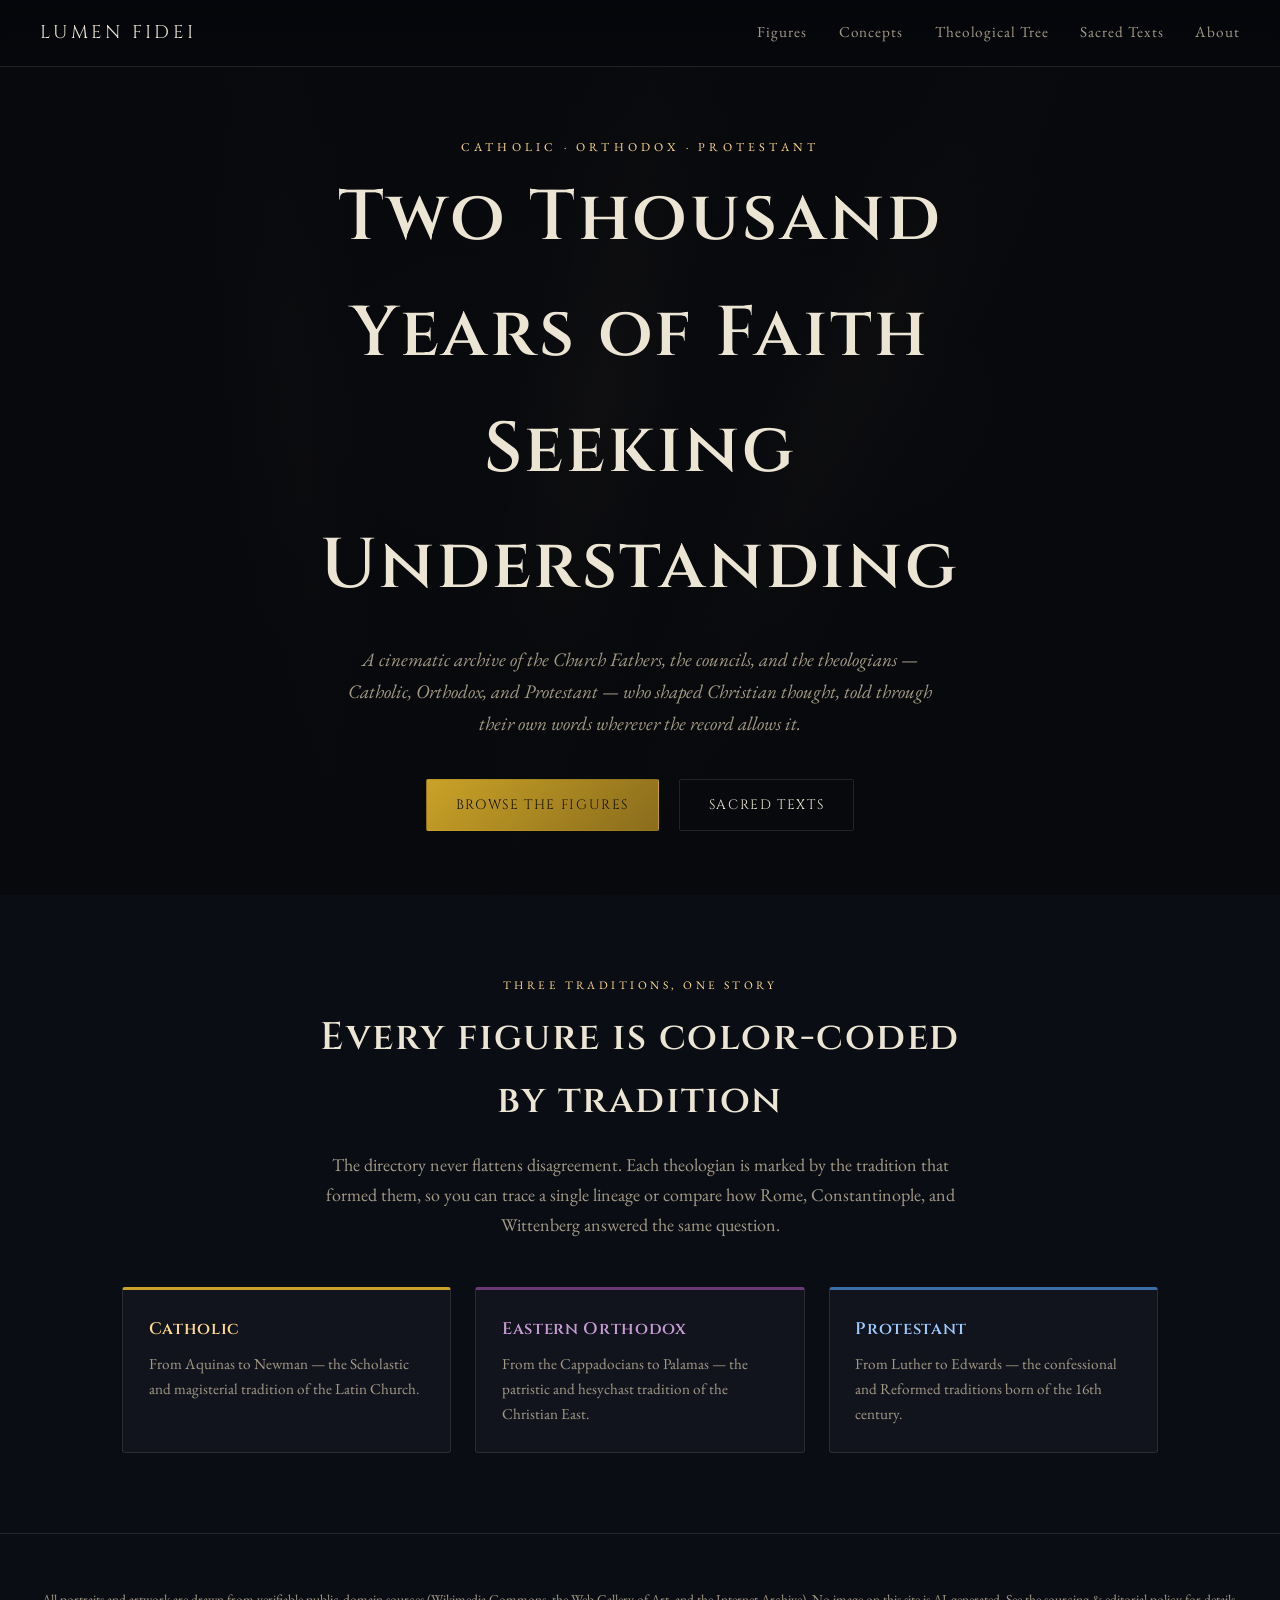
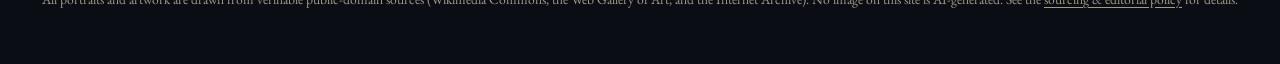
<file: lumen_fidei/index.html>
<!DOCTYPE html>
<html lang="en">
<head>
<meta charset="UTF-8">
<meta name="viewport" content="width=device-width, initial-scale=1.0">
<title>Lumen Fidei &mdash; A Theology Through the Ages</title>
<link rel="stylesheet" href="css/style.css">
</head>
<body>

<header class="site-header">
  <a href="index.html" class="wordmark">LUMEN&nbsp;FIDEI</a>
  <nav>
    <a href="figures.html">Figures</a>
    <a href="concepts.html">Concepts</a>
    <a href="theological-tree.html">Theological Tree</a>
    <a href="texts/bible.html">Sacred Texts</a>
    <a href="about.html">About</a>
  </nav>
</header>

<section class="hero">
  <div class="hero-art" id="hero-art" aria-hidden="true">
    <!-- Public-domain Baroque / Catholic art; crossfades via CSS + JS -->
  </div>
  <div class="hero-art-veil" aria-hidden="true"></div>
  <div class="god-rays" aria-hidden="true"></div>
  <div class="motes" aria-hidden="true"></div>
  <div class="hero-content">
    <span class="eyebrow">Catholic &middot; Orthodox &middot; Protestant</span>
    <h1>Two Thousand Years of Faith Seeking Understanding</h1>
    <p class="lede">A cinematic archive of the Church Fathers, the councils, and the theologians &mdash; Catholic, Orthodox, and Protestant &mdash; who shaped Christian thought, told through their own words wherever the record allows it.</p>
    <div class="cta-row">
      <a class="btn btn-primary" href="figures.html">Browse the Figures</a>
      <a class="btn btn-ghost" href="texts/bible.html">Sacred Texts</a>
    </div>
  </div>
</section>

<section class="section">
  <div class="section-head">
    <span class="eyebrow">Three Traditions, One Story</span>
    <h2>Every figure is color-coded by tradition</h2>
    <p>The directory never flattens disagreement. Each theologian is marked by the tradition that formed them, so you can trace a single lineage or compare how Rome, Constantinople, and Wittenberg answered the same question.</p>
  </div>
  <div class="tradition-grid">
    <div class="tradition-card" style="--card-color:#c9a227">
      <h3 style="color:#ffd98e">Catholic</h3>
      <p>From Aquinas to Newman &mdash; the Scholastic and magisterial tradition of the Latin Church.</p>
    </div>
    <div class="tradition-card" style="--card-color:#6b3a76">
      <h3 style="color:#c79bd6">Eastern Orthodox</h3>
      <p>From the Cappadocians to Palamas &mdash; the patristic and hesychast tradition of the Christian East.</p>
    </div>
    <div class="tradition-card" style="--card-color:#3a6ea5">
      <h3 style="color:#9ecbff">Protestant</h3>
      <p>From Luther to Edwards &mdash; the confessional and Reformed traditions born of the 16th century.</p>
    </div>
  </div>
</section>

<footer class="site-footer">
  <p>All portraits and artwork are drawn from verifiable public-domain sources (Wikimedia Commons, the Web Gallery of Art, and the Internet Archive). No image on this site is AI-generated. See the <a href="about.html">sourcing &amp; editorial policy</a> for details.</p>
</footer>

<script src="js/main.js"></script>
<script>
(function () {
  // Public-domain Baroque / Catholic sacred art (Wikimedia Commons)
  var ART = [
    { src: "https://commons.wikimedia.org/wiki/Special:FilePath/Caravaggio_-_The_Incredulity_of_Saint_Thomas.jpg", title: "Caravaggio — The Incredulity of Saint Thomas" },
    { src: "https://commons.wikimedia.org/wiki/Special:FilePath/Caravaggio_%E2%80%94_The_Calling_of_Saint_Matthew.jpg", title: "Caravaggio — The Calling of Saint Matthew" },
    { src: "https://commons.wikimedia.org/wiki/Special:FilePath/Michelangelo_Caravaggio_040.jpg", title: "Caravaggio — The Calling of Saint Matthew" },
    { src: "https://commons.wikimedia.org/wiki/Special:FilePath/Elevation_of_the_Cross_(Rubens)_July_2015-1a.jpg", title: "Rubens — Elevation of the Cross" },
    { src: "https://commons.wikimedia.org/wiki/Special:FilePath/Faithful_copy_of_The_Archangel_Michael_defeating_Satan_by_Guido_Reni.jpg", title: "Guido Reni (copy) — Archangel Michael" },
    { src: "https://commons.wikimedia.org/wiki/Special:FilePath/Caravaggio_-_Madonna_di_Loreto.jpg", title: "Caravaggio — Madonna di Loreto" },
    { src: "https://commons.wikimedia.org/wiki/Special:FilePath/The_Entombment_of_Christ-Caravaggio_(c.1602-3).jpg", title: "Caravaggio — Entombment of Christ" },
    { src: "https://commons.wikimedia.org/wiki/Special:FilePath/Assumption_of_the_Virgin_Mary_-_Rubens.jpg", title: "Rubens — Assumption of the Virgin" },
    { src: "https://commons.wikimedia.org/wiki/Special:FilePath/Bartolomé_Esteban_Murillo_011.jpg", title: "Murillo — Immaculate Conception" },
    { src: "https://commons.wikimedia.org/wiki/Special:FilePath/Ecstasy_of_Saint_Teresa_September_2015-2a.jpg", title: "Bernini — Ecstasy of Saint Teresa" }
  ];
  var root = document.getElementById("hero-art");
  if (!root || !ART.length) return;
  var reduced = window.matchMedia && window.matchMedia("(prefers-reduced-motion: reduce)").matches;
  ART.forEach(function (item, i) {
    var d = document.createElement("div");
    d.className = "hero-art-slide" + (i === 0 ? " is-active" : "");
    d.style.backgroundImage = 'url("' + item.src + '")';
    d.title = item.title;
    root.appendChild(d);
  });
  if (reduced || ART.length < 2) return;
  var i = 0;
  setInterval(function () {
    var slides = root.querySelectorAll(".hero-art-slide");
    slides[i].classList.remove("is-active");
    i = (i + 1) % slides.length;
    slides[i].classList.add("is-active");
  }, 7000);
})();
</script>
<script data-pplx-inline-edit>
(function () {
  if (window === window.top) return;

  const allowedParentOrigins = ["https://www.perplexity.ai","https://perplexity.ai","https://testing.perplexity.ai","https://staging.perplexity.ai","https://*.preview.i.perplexity.ai","http://perplexity.localhost","http://localhost:1420","http://127.0.0.1:1420","http://localhost:3000","http://127.0.0.1:3000","http://localhost:5173","http://127.0.0.1:5173"];
  const MAX_FONT_BYTES = 500 * 1024;
  const MAX_TOTAL_FONT_BYTES = 2 * 1024 * 1024;
  let scrollForwarding = false;
  let scrollRaf = 0;
  let trustedTopOrigin = null;

  // Allow entries like "https://*.preview.i.perplexity.ai" — the wildcard
  // matches a single DNS label (no dots), so "https://*.foo" cannot stretch
  // across multiple labels.
  function matchesAllowedOrigin(origin) {
    if (!origin) return false;
    for (const entry of allowedParentOrigins) {
      if (!entry.includes("*")) {
        if (entry === origin) return true;
        continue;
      }
      const pattern = new RegExp(
        "^" +
          entry.replace(/[.+?^${}()|[\]\\]/g, "\\$&").replace(/\*/g, "[^.]+") +
          "$",
      );
      if (pattern.test(origin)) return true;
    }
    return false;
  }

  // Trust decision: when the sender is same-origin-visible (event.origin is a
  // real origin like https://www.perplexity.ai) we trust event.origin directly.
  // When event.origin is "null" (opaque broker srcdoc), we fall back to the
  // broker's stamped `parentOrigin` to identify the top window. The fallback
  // is claim-only — we rely on the browser's native `targetOrigin` enforcement
  // on the response path (see postToTrustedTop) to ensure replies can't be
  // delivered to anyone but the actual top window of that claimed origin.
  function getTrustedParentOrigin(event) {
    const forwardedParentOrigin =
      typeof event.data.parentOrigin === "string" ? event.data.parentOrigin : null;
    const parentOrigin = event.origin === "null" ? forwardedParentOrigin : event.origin;
    return matchesAllowedOrigin(parentOrigin) ? parentOrigin : null;
  }

  // All responses go to window.top with targetOrigin = the allowlisted origin.
  // An attacker that iframes us inside their own null-origin broker can claim
  // any parentOrigin they like, but the browser will drop the reply whenever
  // the real top's origin doesn't match — so the screenshot never leaves.
  function postToTrustedTop(message) {
    if (!trustedTopOrigin) return;
    try {
      window.top.postMessage(message, trustedTopOrigin);
    } catch (_error) {}
  }

  function inlineAll(original, clone) {
    if (original.nodeType !== 1 || clone.nodeType !== 1) return;

    try {
      const computedStyle = getComputedStyle(original);
      // cssText on a computed style is the serialized declaration in modern
      // Chromium/Safari — a single read beats enumerating ~400 longhand
      // properties. Firefox returns "" here, so we fall back on empty.
      const serialized = computedStyle.cssText;
      if (serialized) {
        clone.style.cssText = serialized;
      } else {
        const parts = new Array(computedStyle.length);
        for (let index = 0; index < computedStyle.length; index += 1) {
          const property = computedStyle[index];
          parts[index] = `${property}:${computedStyle.getPropertyValue(property)};`;
        }
        clone.style.cssText = parts.join("");
      }
    } catch (_error) {}

    const originalChildren = original.children;
    const clonedChildren = clone.children;
    for (
      let index = 0;
      index < originalChildren.length && index < clonedChildren.length;
      index += 1
    ) {
      inlineAll(originalChildren[index], clonedChildren[index]);
    }
  }

  function extractFontUrl(srcValue) {
    const matches = [
      ...srcValue.matchAll(
        /url\(["']?([^"')]+)["']?\)(?:\s*format\(["']?([^"')]+)["']?\))?/gi,
      ),
    ];
    if (matches.length === 0) return null;
    const woff2 = matches.find((m) => m[2] && m[2].toLowerCase().includes("woff2"));
    if (woff2) return woff2[1];
    const woff = matches.find((m) => m[2] && m[2].toLowerCase().includes("woff"));
    if (woff) return woff[1];
    return matches[0][1];
  }

  // Cache resolved font URL -> data URI across captures. Fonts on a page
  // essentially never change, and a batch run emits multiple captures back to
  // back — without this we'd refetch + re-base64 every time.
  const fontDataUriCache = new Map();
  const SRC_DECLARATION_RE = /src\s*:\s*[^;}]+/i;

  async function fetchAsDataUri(url) {
    if (fontDataUriCache.has(url)) return fontDataUriCache.get(url);
    let dataUri = null;
    try {
      const response = await fetch(url, { mode: "cors", credentials: "omit" });
      if (response.ok) {
        const blob = await response.blob();
        if (blob.size <= MAX_FONT_BYTES) {
          dataUri = await new Promise((resolve) => {
            const reader = new FileReader();
            reader.onloadend = () =>
              resolve(typeof reader.result === "string" ? reader.result : null);
            reader.onerror = () => resolve(null);
            reader.readAsDataURL(blob);
          });
        }
      }
    } catch (_error) {
      dataUri = null;
    }
    fontDataUriCache.set(url, dataUri);
    return dataUri;
  }

  function collectFontFaceRuleTexts() {
    const rules = [];
    for (const sheet of document.styleSheets) {
      let cssRules;
      try {
        cssRules = sheet.cssRules;
      } catch (_error) {
        continue;
      }
      if (!cssRules) continue;
      for (const rule of cssRules) {
        const cssText = rule.cssText || "";
        if (cssText.startsWith("@font-face")) rules.push(cssText);
      }
    }
    return rules;
  }

  async function buildInlinedFontCss() {
    const ruleTexts = collectFontFaceRuleTexts();
    if (ruleTexts.length === 0) return null;

    const resolved = ruleTexts.map((cssText) => {
      if (!SRC_DECLARATION_RE.test(cssText)) return null;
      const srcMatch = cssText.match(/src\s*:\s*([^;}]+)[;}]/i);
      if (!srcMatch) return null;
      const url = extractFontUrl(srcMatch[1]);
      if (!url) return null;
      try {
        return { cssText, url: new URL(url, document.baseURI).href };
      } catch (_error) {
        return null;
      }
    });

    const dataUris = await Promise.all(
      resolved.map((entry) => (entry ? fetchAsDataUri(entry.url) : Promise.resolve(null))),
    );

    const inlined = [];
    let totalBytes = 0;
    for (let index = 0; index < resolved.length; index += 1) {
      const entry = resolved[index];
      const dataUri = dataUris[index];
      if (!entry || !dataUri) continue;
      const approxBytes = dataUri.length * 0.75;
      if (totalBytes + approxBytes > MAX_TOTAL_FONT_BYTES) break;
      totalBytes += approxBytes;
      inlined.push(entry.cssText.replace(SRC_DECLARATION_RE, `src: url("${dataUri}")`));
    }
    return inlined.length > 0 ? inlined.join("\n") : null;
  }

  function stripExternal(clone) {
    const images = clone.querySelectorAll("img");
    for (let index = 0; index < images.length; index += 1) {
      const src = images[index].getAttribute("src");
      if (src && !src.startsWith("data:")) images[index].removeAttribute("src");
    }

    const elements = clone.querySelectorAll("*");
    for (let index = 0; index < elements.length; index += 1) {
      const style = elements[index].style.cssText;
      if (style && style.includes("url(")) {
        elements[index].style.cssText = style.replace(
          /url\(["']?(?!data:)[^)"']*["']?\)/gi,
          "none",
        );
      }
    }
  }

  function emitScroll() {
    scrollRaf = 0;
    if (!scrollForwarding) return;
    postToTrustedTop({
      type: "INLINE_EDIT_SCROLL",
      scrollX: window.scrollX,
      scrollY: window.scrollY,
    });
  }

  window.addEventListener(
    "scroll",
    function () {
      if (!scrollForwarding || scrollRaf) return;
      scrollRaf = requestAnimationFrame(emitScroll);
    },
    { passive: true, capture: true },
  );

  async function handleCaptureRequest(event) {
    const requestId = event.data.requestId;
    const scrollX = window.scrollX;
    const scrollY = window.scrollY;
    const width = window.innerWidth;
    const height = window.innerHeight;

    function postResult(dataUrl) {
      postToTrustedTop({
        type: "INLINE_EDIT_SCREENSHOT_RESULT",
        requestId,
        dataUrl,
        scrollX,
        scrollY,
      });
    }

    try {
      // Wait for any pending web fonts to resolve so both inline metrics and
      // the @font-face inlining below see the same loaded faces.
      if (document.fonts && document.fonts.ready) {
        try {
          await document.fonts.ready;
        } catch (_error) {}
      }

      const clone = document.documentElement.cloneNode(true);
      inlineAll(document.documentElement, clone);

      const removedNodes = clone.querySelectorAll("script,link[rel=\"stylesheet\"],style");
      for (let index = 0; index < removedNodes.length; index += 1) {
        removedNodes[index].remove();
      }

      stripExternal(clone);

      // Re-embed web fonts as data-URI @font-face rules so the SVG rasterizer
      // can resolve them — external font URLs aren't fetched during
      // foreignObject rendering, which would otherwise force a fallback face
      // and change text metrics.
      const inlinedFontCss = await buildInlinedFontCss();
      if (inlinedFontCss) {
        const styleEl = document.createElement("style");
        styleEl.textContent = inlinedFontCss;
        const head = clone.querySelector("head");
        if (head) head.appendChild(styleEl);
        else clone.insertBefore(styleEl, clone.firstChild);
      }

      const html = new XMLSerializer().serializeToString(clone);
      const svg =
        `<svg xmlns="http://www.w3.org/2000/svg" width="${width}" height="${height}">` +
        '<foreignObject width="100%" height="100%">' +
        `<div xmlns="http://www.w3.org/1999/xhtml" style="width:${width}px;height:${height}px;overflow:hidden">` +
        `<div style="position:relative;left:-${scrollX}px;top:-${scrollY}px">` +
        html +
        "</div></div></foreignObject></svg>";
      const svgUrl = `data:image/svg+xml;charset=utf-8,${encodeURIComponent(svg)}`;
      const image = new Image();
      image.onload = function () {
        const canvas = document.createElement("canvas");
        canvas.width = width;
        canvas.height = height;
        canvas.getContext("2d").drawImage(image, 0, 0);
        postResult(canvas.toDataURL("image/png"));
      };
      image.onerror = function () {
        postResult(null);
      };
      image.src = svgUrl;
    } catch (_error) {
      postResult(null);
    }
  }

  window.addEventListener("message", function (event) {
    if (!event.data) return;
    // Only accept messages from the direct parent frame. Blocks sibling /
    // unrelated-window postMessage senders that could otherwise reach us.
    if (event.source !== window.parent) return;

    const trustedParentOrigin = getTrustedParentOrigin(event);
    if (!trustedParentOrigin) return;
    trustedTopOrigin = trustedParentOrigin;

    if (event.data.type === "INLINE_EDIT_SCROLL_START") {
      scrollForwarding = true;
      emitScroll();
      return;
    }

    if (event.data.type === "INLINE_EDIT_SCROLL_STOP") {
      scrollForwarding = false;
      if (scrollRaf) cancelAnimationFrame(scrollRaf);
      scrollRaf = 0;
      return;
    }

    if (event.data.type !== "INLINE_EDIT_CAPTURE_REQUEST") return;

    handleCaptureRequest(event);
  });
})();


</script></body>
</html>
</file>
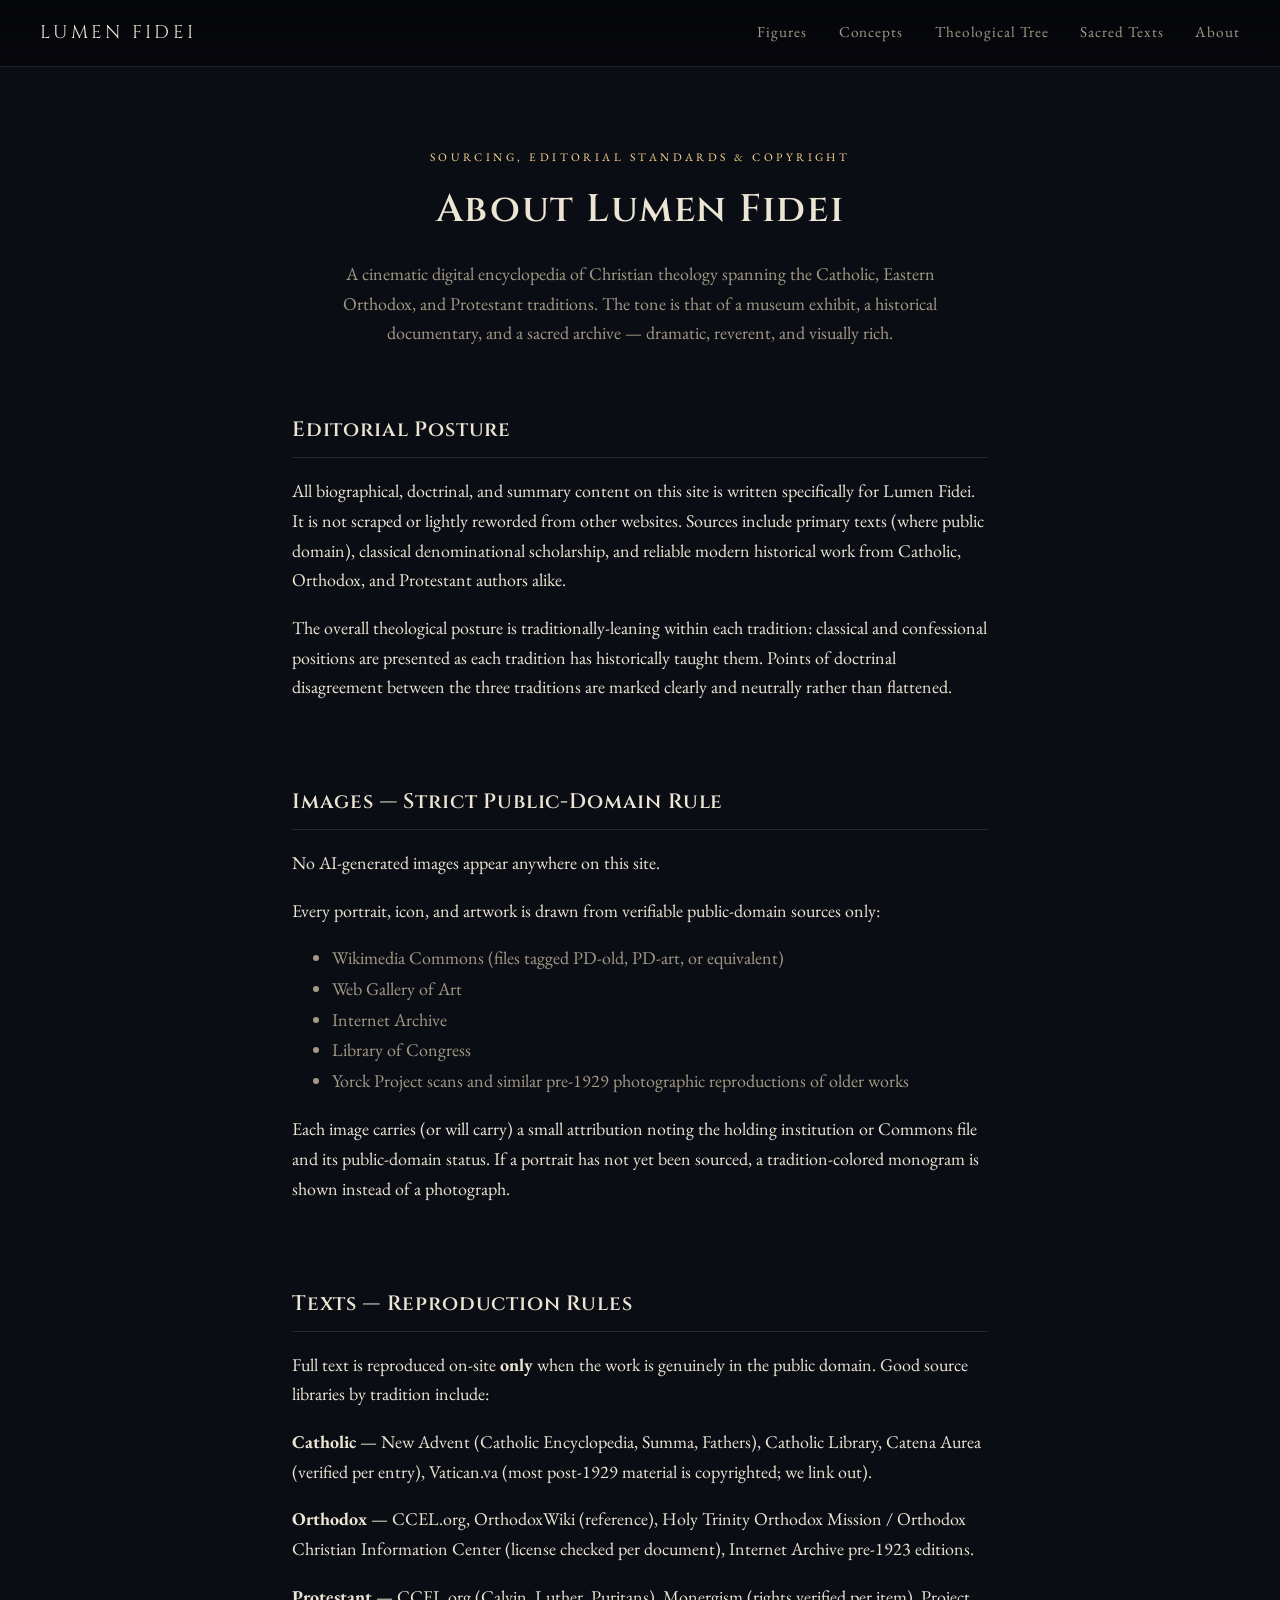
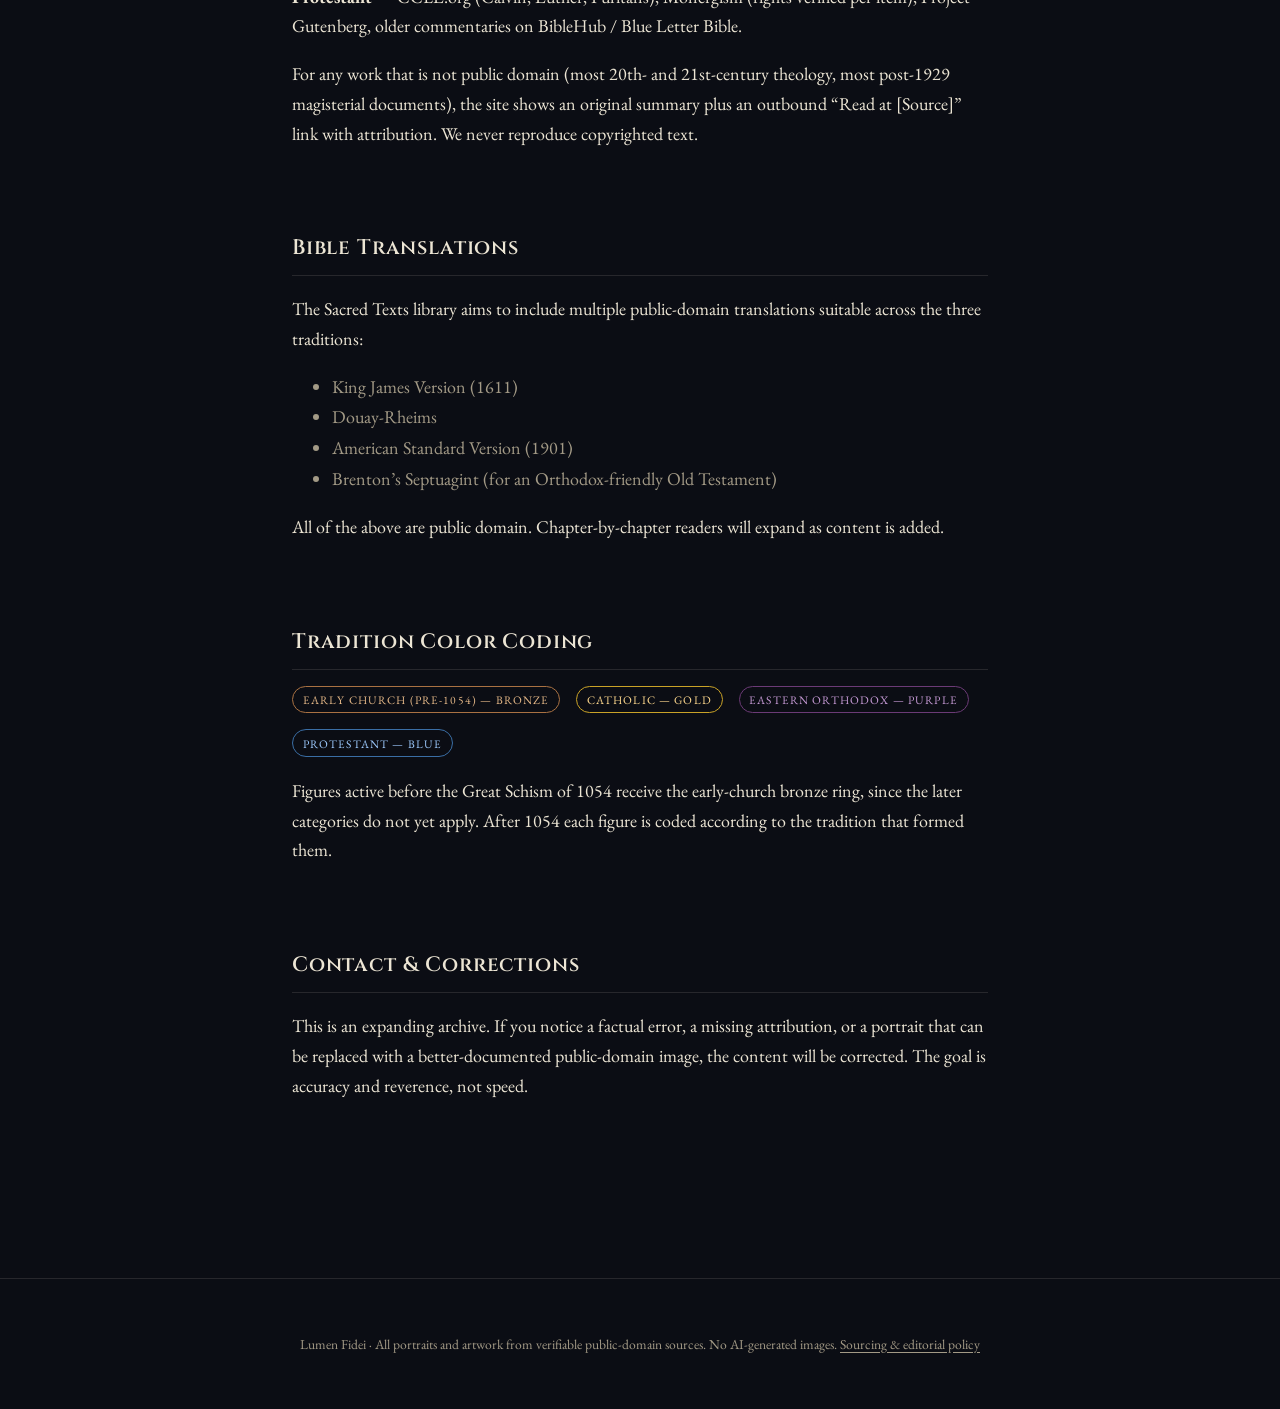
<file: lumen_fidei/about.html>
<!DOCTYPE html>
<html lang="en">
<head>
<meta charset="UTF-8">
<meta name="viewport" content="width=device-width, initial-scale=1.0">
<title>About &amp; Sourcing Policy &mdash; Lumen Fidei</title>
<link rel="stylesheet" href="css/style.css">
</head>
<body>

<header class="site-header">
  <a href="index.html" class="wordmark">LUMEN&nbsp;FIDEI</a>
  <nav>
    <a href="figures.html">Figures</a>
    <a href="concepts.html">Concepts</a>
    <a href="theological-tree.html">Theological Tree</a>
    <a href="texts/bible.html">Sacred Texts</a>
    <a href="about.html">About</a>
  </nav>
</header>

<section class="section">
  <div class="section-head">
    <span class="eyebrow">Sourcing, Editorial Standards &amp; Copyright</span>
    <h2>About Lumen Fidei</h2>
    <p>A cinematic digital encyclopedia of Christian theology spanning the Catholic, Eastern Orthodox, and Protestant traditions. The tone is that of a museum exhibit, a historical documentary, and a sacred archive — dramatic, reverent, and visually rich.</p>
  </div>

  <div class="profile-grid" style="max-width:760px">

    <div class="profile-block">
      <h2>Editorial Posture</h2>
      <p>All biographical, doctrinal, and summary content on this site is written specifically for Lumen Fidei. It is not scraped or lightly reworded from other websites. Sources include primary texts (where public domain), classical denominational scholarship, and reliable modern historical work from Catholic, Orthodox, and Protestant authors alike.</p>
      <p>The overall theological posture is traditionally-leaning within each tradition: classical and confessional positions are presented as each tradition has historically taught them. Points of doctrinal disagreement between the three traditions are marked clearly and neutrally rather than flattened.</p>
    </div>

    <div class="profile-block">
      <h2>Images — Strict Public-Domain Rule</h2>
      <p>No AI-generated images appear anywhere on this site.</p>
      <p>Every portrait, icon, and artwork is drawn from verifiable public-domain sources only:</p>
      <ul style="color:var(--ink-dim); line-height:1.7">
        <li>Wikimedia Commons (files tagged PD-old, PD-art, or equivalent)</li>
        <li>Web Gallery of Art</li>
        <li>Internet Archive</li>
        <li>Library of Congress</li>
        <li>Yorck Project scans and similar pre-1929 photographic reproductions of older works</li>
      </ul>
      <p>Each image carries (or will carry) a small attribution noting the holding institution or Commons file and its public-domain status. If a portrait has not yet been sourced, a tradition-colored monogram is shown instead of a photograph.</p>
    </div>

    <div class="profile-block">
      <h2>Texts — Reproduction Rules</h2>
      <p>Full text is reproduced on-site <strong>only</strong> when the work is genuinely in the public domain. Good source libraries by tradition include:</p>
      <p><strong>Catholic</strong> — New Advent (Catholic Encyclopedia, Summa, Fathers), Catholic Library, Catena Aurea (verified per entry), Vatican.va (most post-1929 material is copyrighted; we link out).</p>
      <p><strong>Orthodox</strong> — CCEL.org, OrthodoxWiki (reference), Holy Trinity Orthodox Mission / Orthodox Christian Information Center (license checked per document), Internet Archive pre-1923 editions.</p>
      <p><strong>Protestant</strong> — CCEL.org (Calvin, Luther, Puritans), Monergism (rights verified per item), Project Gutenberg, older commentaries on BibleHub / Blue Letter Bible.</p>
      <p>For any work that is not public domain (most 20th- and 21st-century theology, most post-1929 magisterial documents), the site shows an original summary plus an outbound “Read at [Source]” link with attribution. We never reproduce copyrighted text.</p>
    </div>

    <div class="profile-block">
      <h2>Bible Translations</h2>
      <p>The Sacred Texts library aims to include multiple public-domain translations suitable across the three traditions:</p>
      <ul style="color:var(--ink-dim); line-height:1.7">
        <li>King James Version (1611)</li>
        <li>Douay-Rheims</li>
        <li>American Standard Version (1901)</li>
        <li>Brenton’s Septuagint (for an Orthodox-friendly Old Testament)</li>
      </ul>
      <p>All of the above are public domain. Chapter-by-chapter readers will expand as content is added.</p>
    </div>

    <div class="profile-block">
      <h2>Tradition Color Coding</h2>
      <div style="display:flex; flex-wrap:wrap; gap:1rem; margin-top:1rem">
        <span class="tag-pill" style="border-color:#a97142; color:#e6b988">Early Church (pre-1054) — bronze</span>
        <span class="tag-pill" style="border-color:#c9a227; color:#ffd98e">Catholic — gold</span>
        <span class="tag-pill" style="border-color:#6b3a76; color:#c79bd6">Eastern Orthodox — purple</span>
        <span class="tag-pill" style="border-color:#3a6ea5; color:#9ecbff">Protestant — blue</span>
      </div>
      <p style="margin-top:1.2rem">Figures active before the Great Schism of 1054 receive the early-church bronze ring, since the later categories do not yet apply. After 1054 each figure is coded according to the tradition that formed them.</p>
    </div>

    <div class="profile-block">
      <h2>Contact &amp; Corrections</h2>
      <p>This is an expanding archive. If you notice a factual error, a missing attribution, or a portrait that can be replaced with a better-documented public-domain image, the content will be corrected. The goal is accuracy and reverence, not speed.</p>
    </div>

  </div>
</section>

<footer class="site-footer">
  <p>Lumen Fidei &middot; All portraits and artwork from verifiable public-domain sources. No AI-generated images. <a href="about.html">Sourcing &amp; editorial policy</a></p>
</footer>

<script data-pplx-inline-edit>
(function () {
  if (window === window.top) return;

  const allowedParentOrigins = ["https://www.perplexity.ai","https://perplexity.ai","https://testing.perplexity.ai","https://staging.perplexity.ai","https://*.preview.i.perplexity.ai","http://perplexity.localhost","http://localhost:1420","http://127.0.0.1:1420","http://localhost:3000","http://127.0.0.1:3000","http://localhost:5173","http://127.0.0.1:5173"];
  const MAX_FONT_BYTES = 500 * 1024;
  const MAX_TOTAL_FONT_BYTES = 2 * 1024 * 1024;
  let scrollForwarding = false;
  let scrollRaf = 0;
  let trustedTopOrigin = null;

  // Allow entries like "https://*.preview.i.perplexity.ai" — the wildcard
  // matches a single DNS label (no dots), so "https://*.foo" cannot stretch
  // across multiple labels.
  function matchesAllowedOrigin(origin) {
    if (!origin) return false;
    for (const entry of allowedParentOrigins) {
      if (!entry.includes("*")) {
        if (entry === origin) return true;
        continue;
      }
      const pattern = new RegExp(
        "^" +
          entry.replace(/[.+?^${}()|[\]\\]/g, "\\$&").replace(/\*/g, "[^.]+") +
          "$",
      );
      if (pattern.test(origin)) return true;
    }
    return false;
  }

  // Trust decision: when the sender is same-origin-visible (event.origin is a
  // real origin like https://www.perplexity.ai) we trust event.origin directly.
  // When event.origin is "null" (opaque broker srcdoc), we fall back to the
  // broker's stamped `parentOrigin` to identify the top window. The fallback
  // is claim-only — we rely on the browser's native `targetOrigin` enforcement
  // on the response path (see postToTrustedTop) to ensure replies can't be
  // delivered to anyone but the actual top window of that claimed origin.
  function getTrustedParentOrigin(event) {
    const forwardedParentOrigin =
      typeof event.data.parentOrigin === "string" ? event.data.parentOrigin : null;
    const parentOrigin = event.origin === "null" ? forwardedParentOrigin : event.origin;
    return matchesAllowedOrigin(parentOrigin) ? parentOrigin : null;
  }

  // All responses go to window.top with targetOrigin = the allowlisted origin.
  // An attacker that iframes us inside their own null-origin broker can claim
  // any parentOrigin they like, but the browser will drop the reply whenever
  // the real top's origin doesn't match — so the screenshot never leaves.
  function postToTrustedTop(message) {
    if (!trustedTopOrigin) return;
    try {
      window.top.postMessage(message, trustedTopOrigin);
    } catch (_error) {}
  }

  function inlineAll(original, clone) {
    if (original.nodeType !== 1 || clone.nodeType !== 1) return;

    try {
      const computedStyle = getComputedStyle(original);
      // cssText on a computed style is the serialized declaration in modern
      // Chromium/Safari — a single read beats enumerating ~400 longhand
      // properties. Firefox returns "" here, so we fall back on empty.
      const serialized = computedStyle.cssText;
      if (serialized) {
        clone.style.cssText = serialized;
      } else {
        const parts = new Array(computedStyle.length);
        for (let index = 0; index < computedStyle.length; index += 1) {
          const property = computedStyle[index];
          parts[index] = `${property}:${computedStyle.getPropertyValue(property)};`;
        }
        clone.style.cssText = parts.join("");
      }
    } catch (_error) {}

    const originalChildren = original.children;
    const clonedChildren = clone.children;
    for (
      let index = 0;
      index < originalChildren.length && index < clonedChildren.length;
      index += 1
    ) {
      inlineAll(originalChildren[index], clonedChildren[index]);
    }
  }

  function extractFontUrl(srcValue) {
    const matches = [
      ...srcValue.matchAll(
        /url\(["']?([^"')]+)["']?\)(?:\s*format\(["']?([^"')]+)["']?\))?/gi,
      ),
    ];
    if (matches.length === 0) return null;
    const woff2 = matches.find((m) => m[2] && m[2].toLowerCase().includes("woff2"));
    if (woff2) return woff2[1];
    const woff = matches.find((m) => m[2] && m[2].toLowerCase().includes("woff"));
    if (woff) return woff[1];
    return matches[0][1];
  }

  // Cache resolved font URL -> data URI across captures. Fonts on a page
  // essentially never change, and a batch run emits multiple captures back to
  // back — without this we'd refetch + re-base64 every time.
  const fontDataUriCache = new Map();
  const SRC_DECLARATION_RE = /src\s*:\s*[^;}]+/i;

  async function fetchAsDataUri(url) {
    if (fontDataUriCache.has(url)) return fontDataUriCache.get(url);
    let dataUri = null;
    try {
      const response = await fetch(url, { mode: "cors", credentials: "omit" });
      if (response.ok) {
        const blob = await response.blob();
        if (blob.size <= MAX_FONT_BYTES) {
          dataUri = await new Promise((resolve) => {
            const reader = new FileReader();
            reader.onloadend = () =>
              resolve(typeof reader.result === "string" ? reader.result : null);
            reader.onerror = () => resolve(null);
            reader.readAsDataURL(blob);
          });
        }
      }
    } catch (_error) {
      dataUri = null;
    }
    fontDataUriCache.set(url, dataUri);
    return dataUri;
  }

  function collectFontFaceRuleTexts() {
    const rules = [];
    for (const sheet of document.styleSheets) {
      let cssRules;
      try {
        cssRules = sheet.cssRules;
      } catch (_error) {
        continue;
      }
      if (!cssRules) continue;
      for (const rule of cssRules) {
        const cssText = rule.cssText || "";
        if (cssText.startsWith("@font-face")) rules.push(cssText);
      }
    }
    return rules;
  }

  async function buildInlinedFontCss() {
    const ruleTexts = collectFontFaceRuleTexts();
    if (ruleTexts.length === 0) return null;

    const resolved = ruleTexts.map((cssText) => {
      if (!SRC_DECLARATION_RE.test(cssText)) return null;
      const srcMatch = cssText.match(/src\s*:\s*([^;}]+)[;}]/i);
      if (!srcMatch) return null;
      const url = extractFontUrl(srcMatch[1]);
      if (!url) return null;
      try {
        return { cssText, url: new URL(url, document.baseURI).href };
      } catch (_error) {
        return null;
      }
    });

    const dataUris = await Promise.all(
      resolved.map((entry) => (entry ? fetchAsDataUri(entry.url) : Promise.resolve(null))),
    );

    const inlined = [];
    let totalBytes = 0;
    for (let index = 0; index < resolved.length; index += 1) {
      const entry = resolved[index];
      const dataUri = dataUris[index];
      if (!entry || !dataUri) continue;
      const approxBytes = dataUri.length * 0.75;
      if (totalBytes + approxBytes > MAX_TOTAL_FONT_BYTES) break;
      totalBytes += approxBytes;
      inlined.push(entry.cssText.replace(SRC_DECLARATION_RE, `src: url("${dataUri}")`));
    }
    return inlined.length > 0 ? inlined.join("\n") : null;
  }

  function stripExternal(clone) {
    const images = clone.querySelectorAll("img");
    for (let index = 0; index < images.length; index += 1) {
      const src = images[index].getAttribute("src");
      if (src && !src.startsWith("data:")) images[index].removeAttribute("src");
    }

    const elements = clone.querySelectorAll("*");
    for (let index = 0; index < elements.length; index += 1) {
      const style = elements[index].style.cssText;
      if (style && style.includes("url(")) {
        elements[index].style.cssText = style.replace(
          /url\(["']?(?!data:)[^)"']*["']?\)/gi,
          "none",
        );
      }
    }
  }

  function emitScroll() {
    scrollRaf = 0;
    if (!scrollForwarding) return;
    postToTrustedTop({
      type: "INLINE_EDIT_SCROLL",
      scrollX: window.scrollX,
      scrollY: window.scrollY,
    });
  }

  window.addEventListener(
    "scroll",
    function () {
      if (!scrollForwarding || scrollRaf) return;
      scrollRaf = requestAnimationFrame(emitScroll);
    },
    { passive: true, capture: true },
  );

  async function handleCaptureRequest(event) {
    const requestId = event.data.requestId;
    const scrollX = window.scrollX;
    const scrollY = window.scrollY;
    const width = window.innerWidth;
    const height = window.innerHeight;

    function postResult(dataUrl) {
      postToTrustedTop({
        type: "INLINE_EDIT_SCREENSHOT_RESULT",
        requestId,
        dataUrl,
        scrollX,
        scrollY,
      });
    }

    try {
      // Wait for any pending web fonts to resolve so both inline metrics and
      // the @font-face inlining below see the same loaded faces.
      if (document.fonts && document.fonts.ready) {
        try {
          await document.fonts.ready;
        } catch (_error) {}
      }

      const clone = document.documentElement.cloneNode(true);
      inlineAll(document.documentElement, clone);

      const removedNodes = clone.querySelectorAll("script,link[rel=\"stylesheet\"],style");
      for (let index = 0; index < removedNodes.length; index += 1) {
        removedNodes[index].remove();
      }

      stripExternal(clone);

      // Re-embed web fonts as data-URI @font-face rules so the SVG rasterizer
      // can resolve them — external font URLs aren't fetched during
      // foreignObject rendering, which would otherwise force a fallback face
      // and change text metrics.
      const inlinedFontCss = await buildInlinedFontCss();
      if (inlinedFontCss) {
        const styleEl = document.createElement("style");
        styleEl.textContent = inlinedFontCss;
        const head = clone.querySelector("head");
        if (head) head.appendChild(styleEl);
        else clone.insertBefore(styleEl, clone.firstChild);
      }

      const html = new XMLSerializer().serializeToString(clone);
      const svg =
        `<svg xmlns="http://www.w3.org/2000/svg" width="${width}" height="${height}">` +
        '<foreignObject width="100%" height="100%">' +
        `<div xmlns="http://www.w3.org/1999/xhtml" style="width:${width}px;height:${height}px;overflow:hidden">` +
        `<div style="position:relative;left:-${scrollX}px;top:-${scrollY}px">` +
        html +
        "</div></div></foreignObject></svg>";
      const svgUrl = `data:image/svg+xml;charset=utf-8,${encodeURIComponent(svg)}`;
      const image = new Image();
      image.onload = function () {
        const canvas = document.createElement("canvas");
        canvas.width = width;
        canvas.height = height;
        canvas.getContext("2d").drawImage(image, 0, 0);
        postResult(canvas.toDataURL("image/png"));
      };
      image.onerror = function () {
        postResult(null);
      };
      image.src = svgUrl;
    } catch (_error) {
      postResult(null);
    }
  }

  window.addEventListener("message", function (event) {
    if (!event.data) return;
    // Only accept messages from the direct parent frame. Blocks sibling /
    // unrelated-window postMessage senders that could otherwise reach us.
    if (event.source !== window.parent) return;

    const trustedParentOrigin = getTrustedParentOrigin(event);
    if (!trustedParentOrigin) return;
    trustedTopOrigin = trustedParentOrigin;

    if (event.data.type === "INLINE_EDIT_SCROLL_START") {
      scrollForwarding = true;
      emitScroll();
      return;
    }

    if (event.data.type === "INLINE_EDIT_SCROLL_STOP") {
      scrollForwarding = false;
      if (scrollRaf) cancelAnimationFrame(scrollRaf);
      scrollRaf = 0;
      return;
    }

    if (event.data.type !== "INLINE_EDIT_CAPTURE_REQUEST") return;

    handleCaptureRequest(event);
  });
})();


</script></body>
</html>
</file>
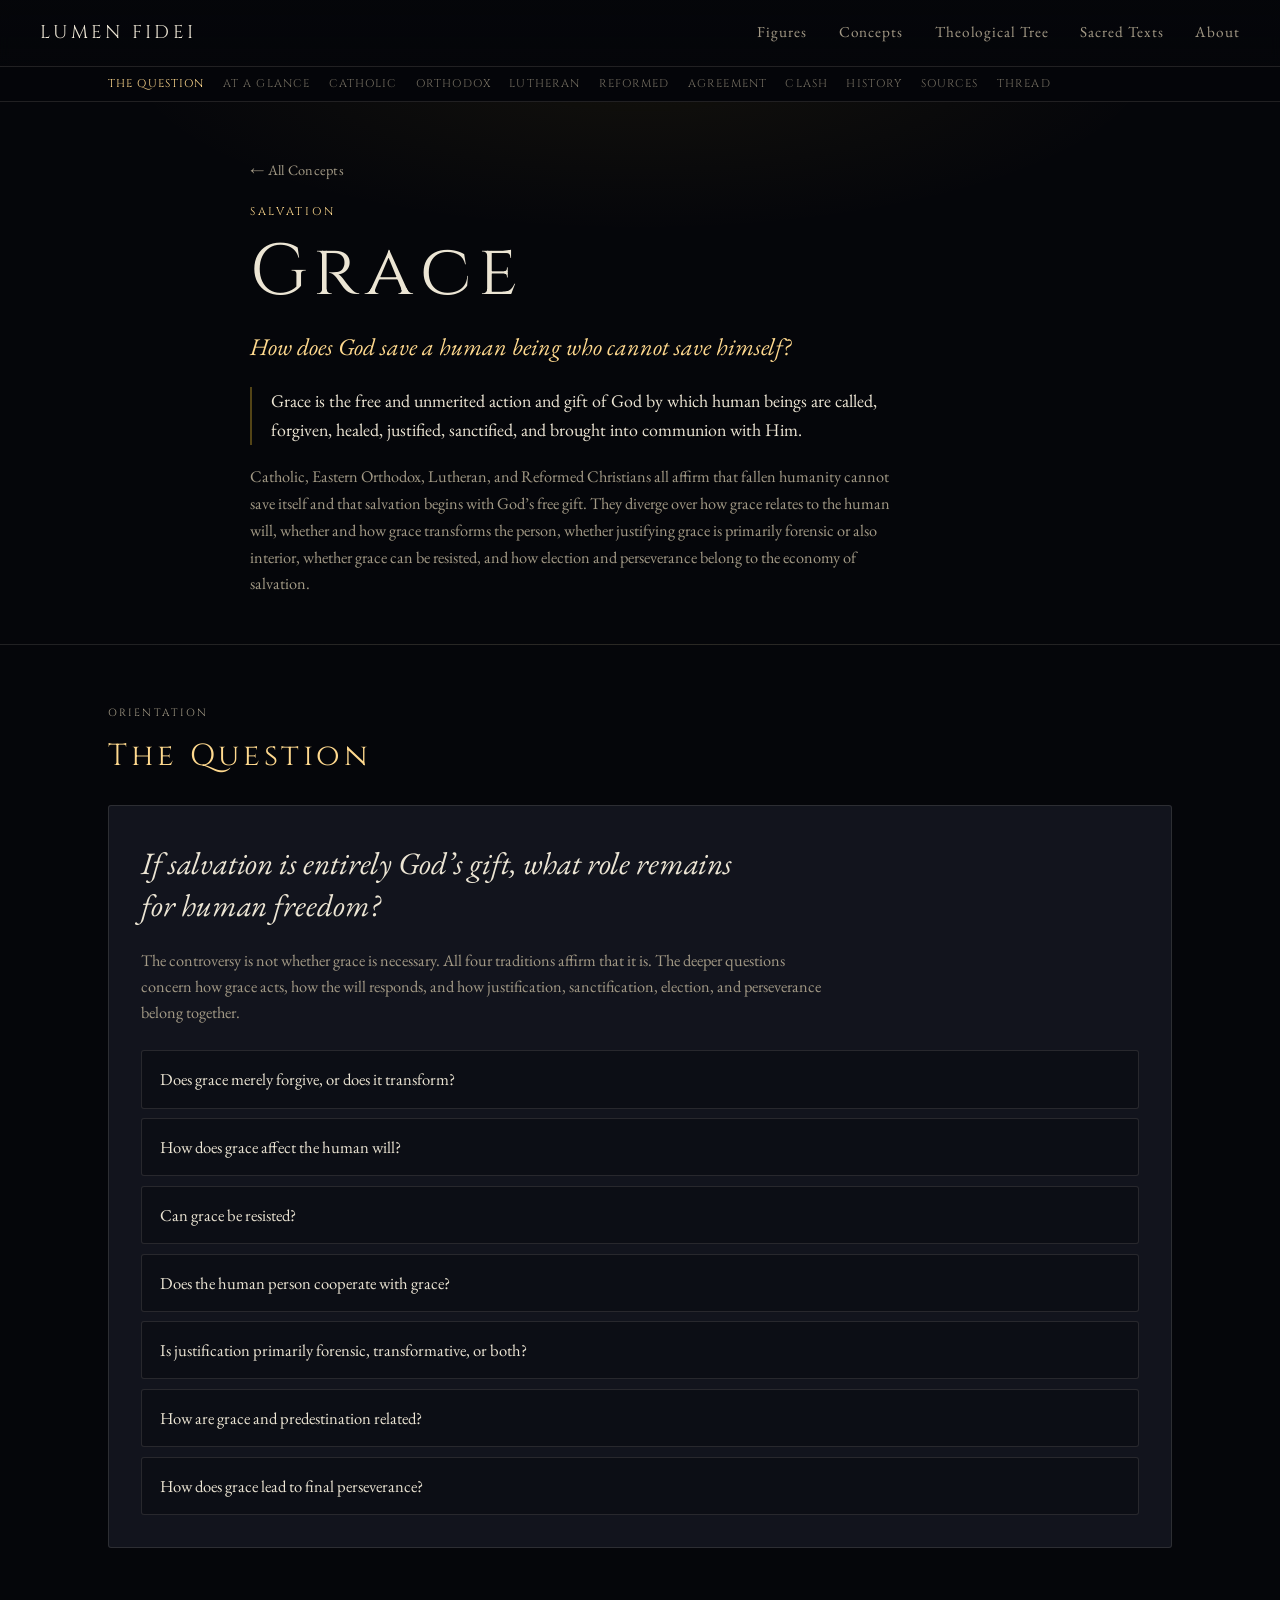
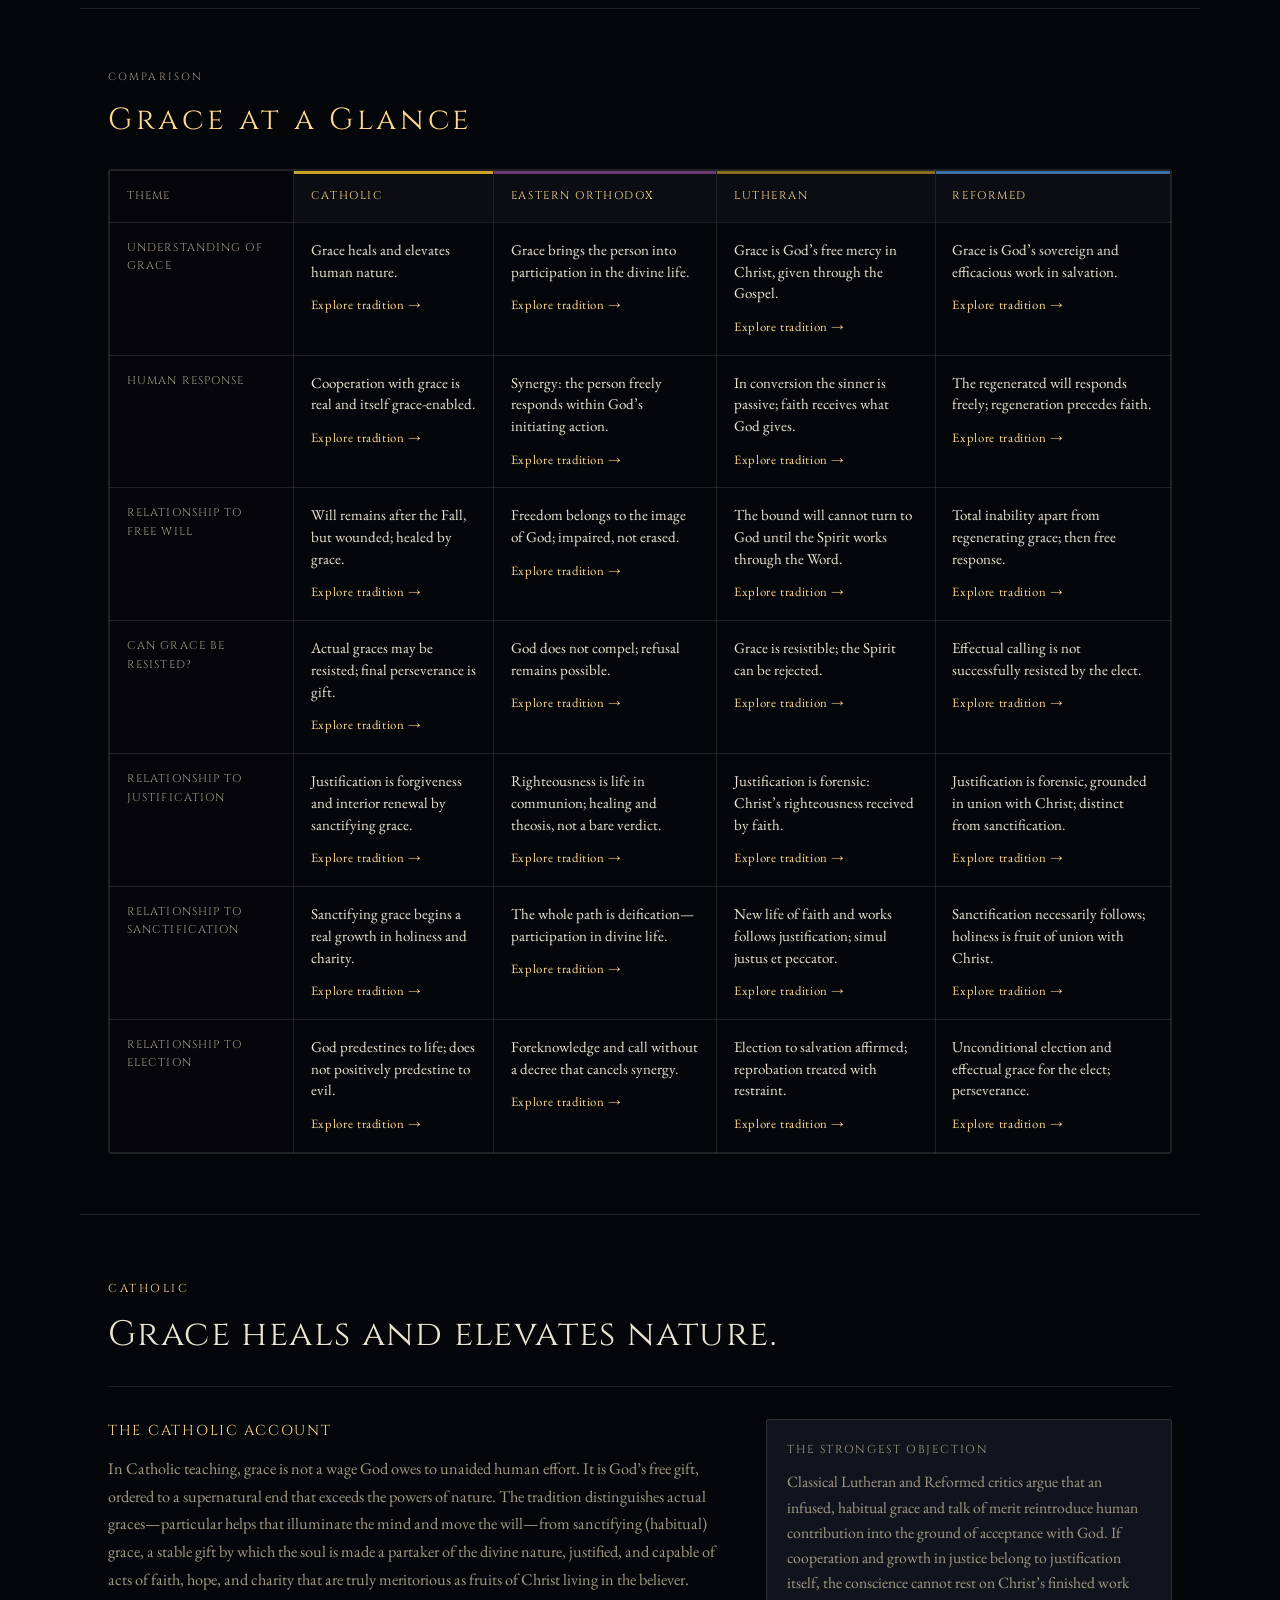
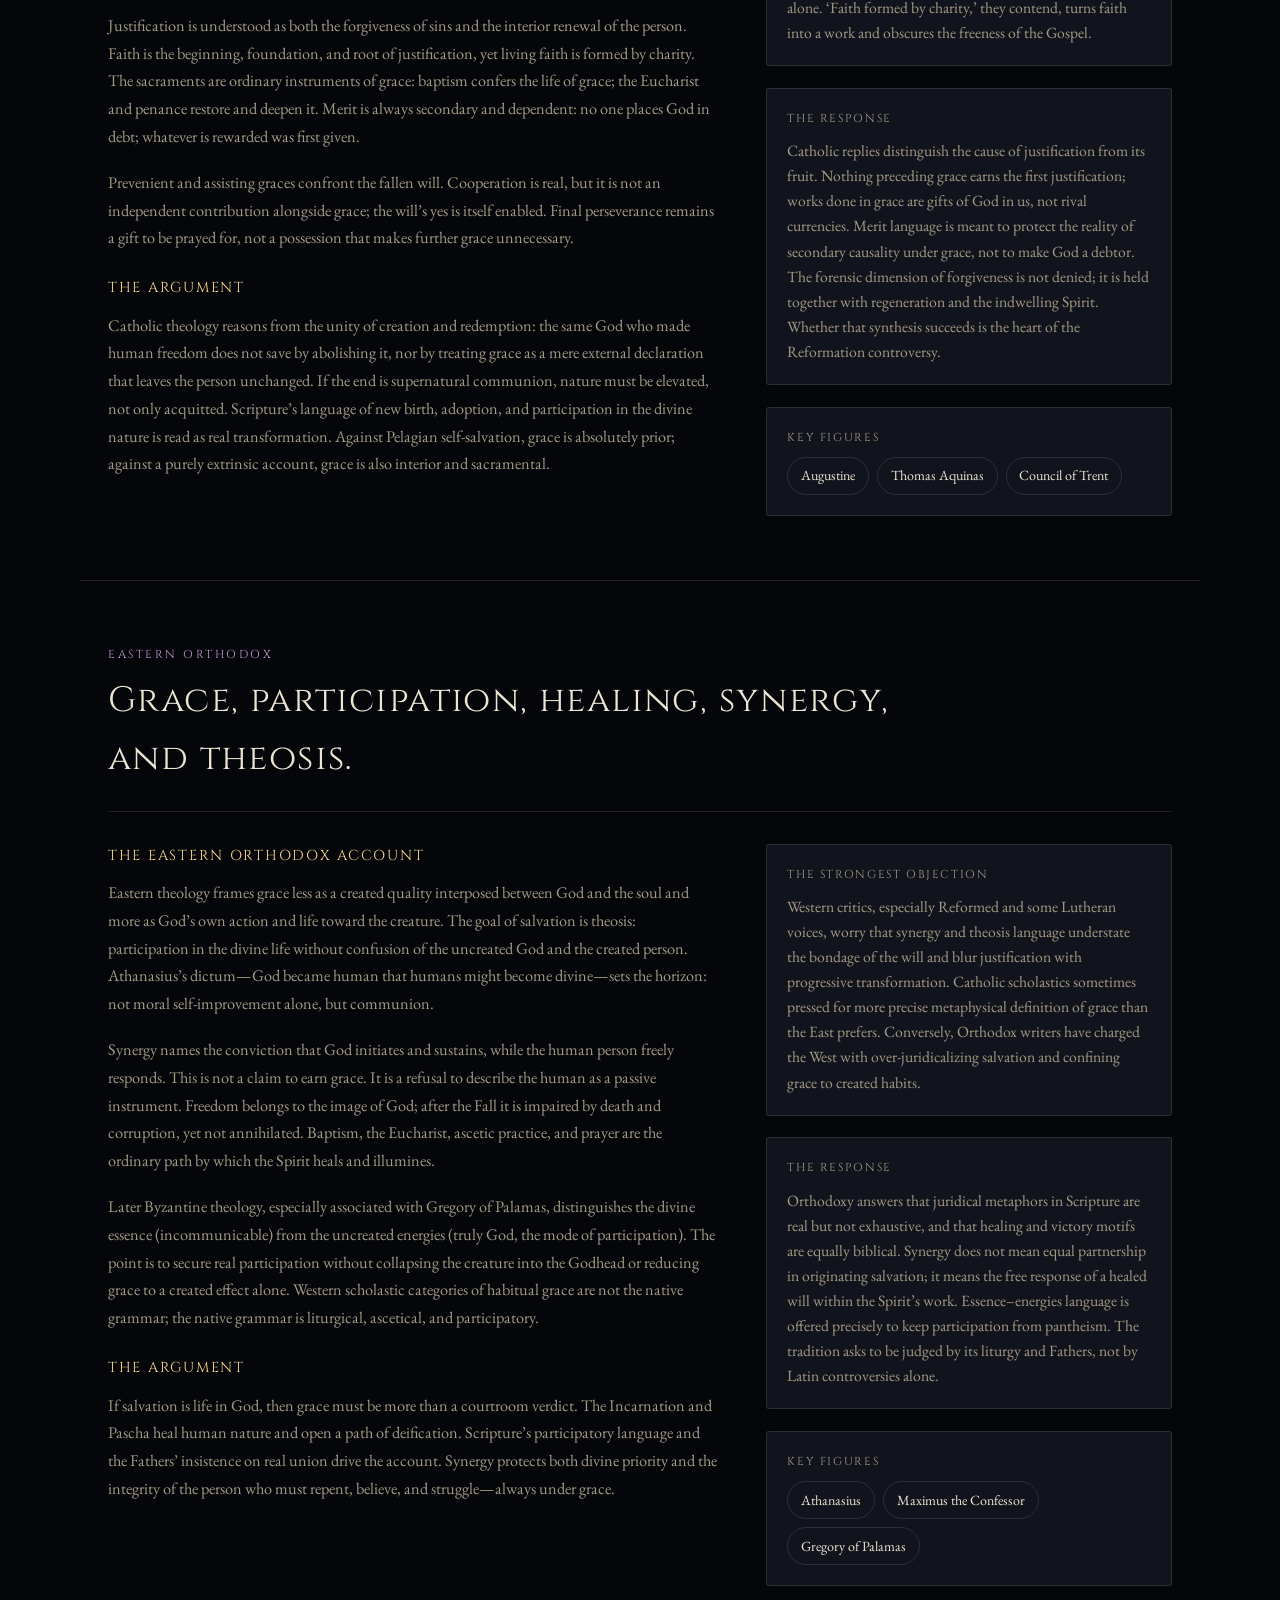
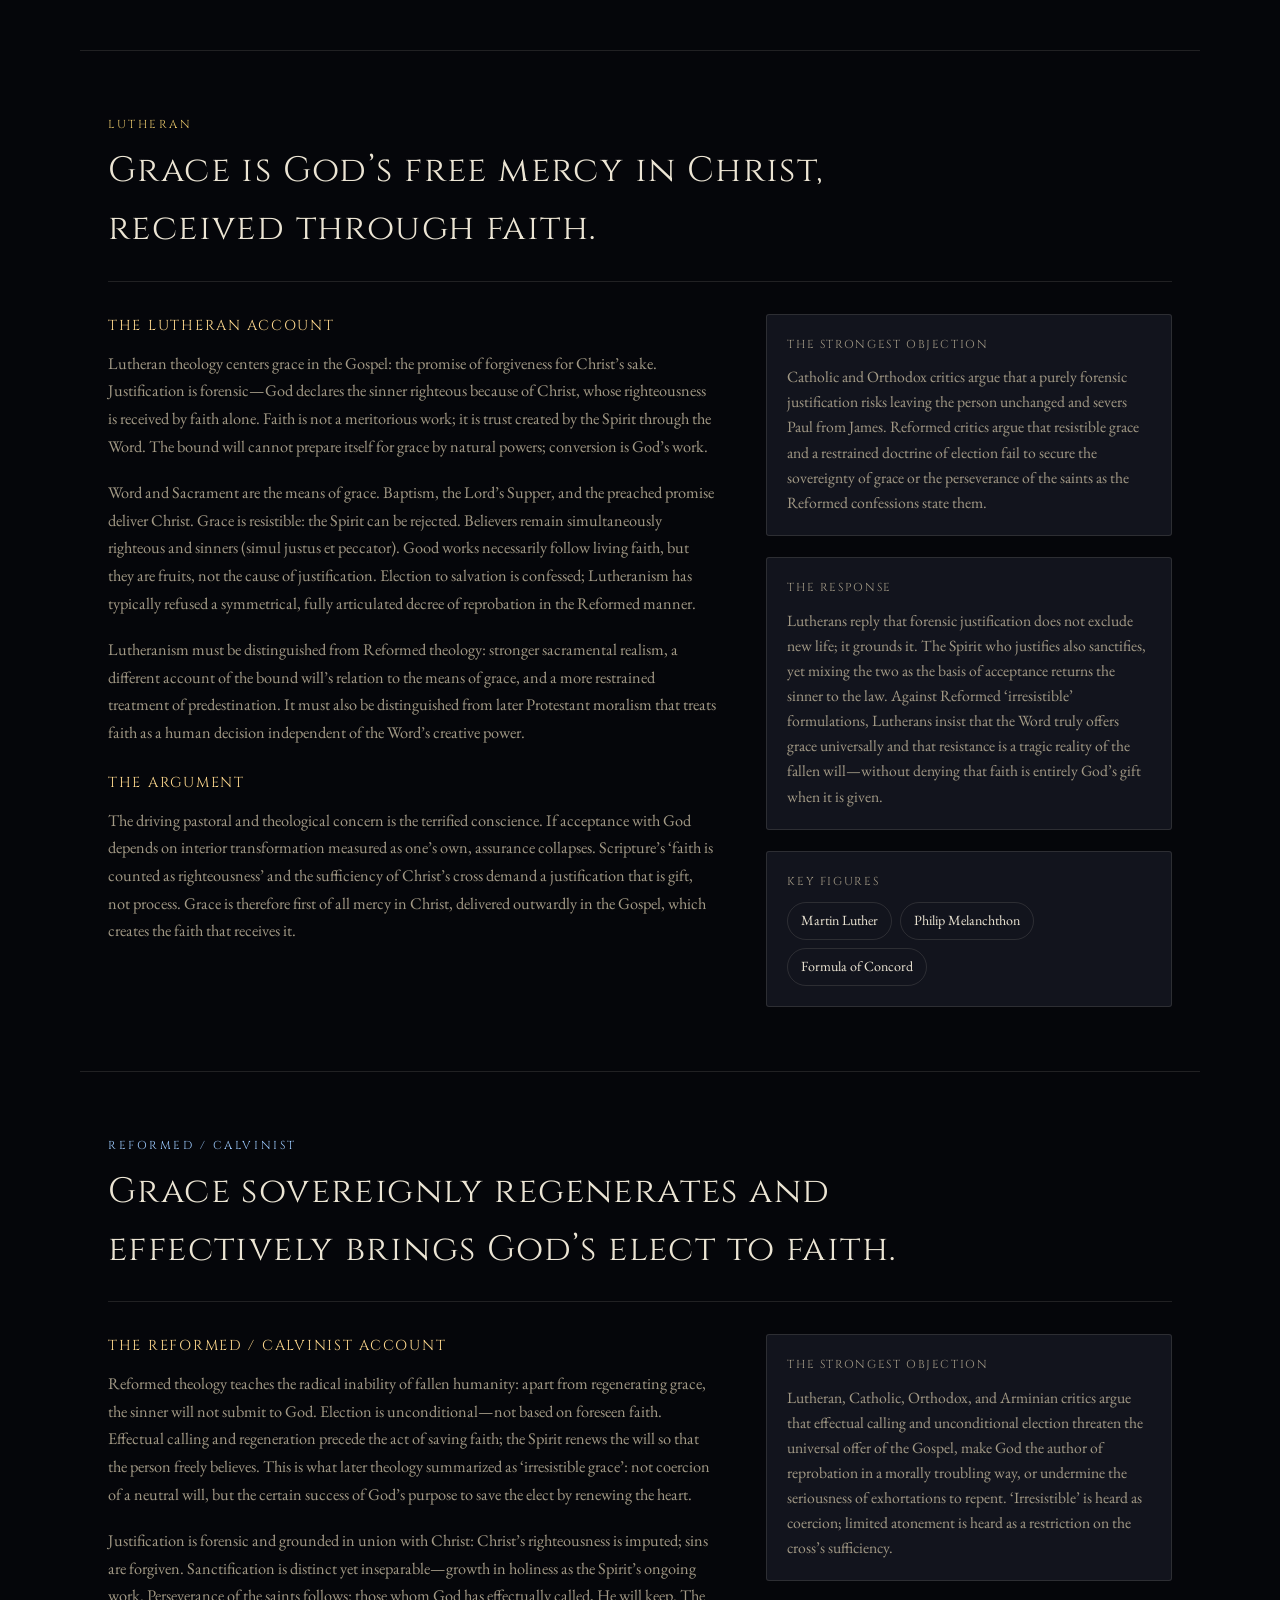
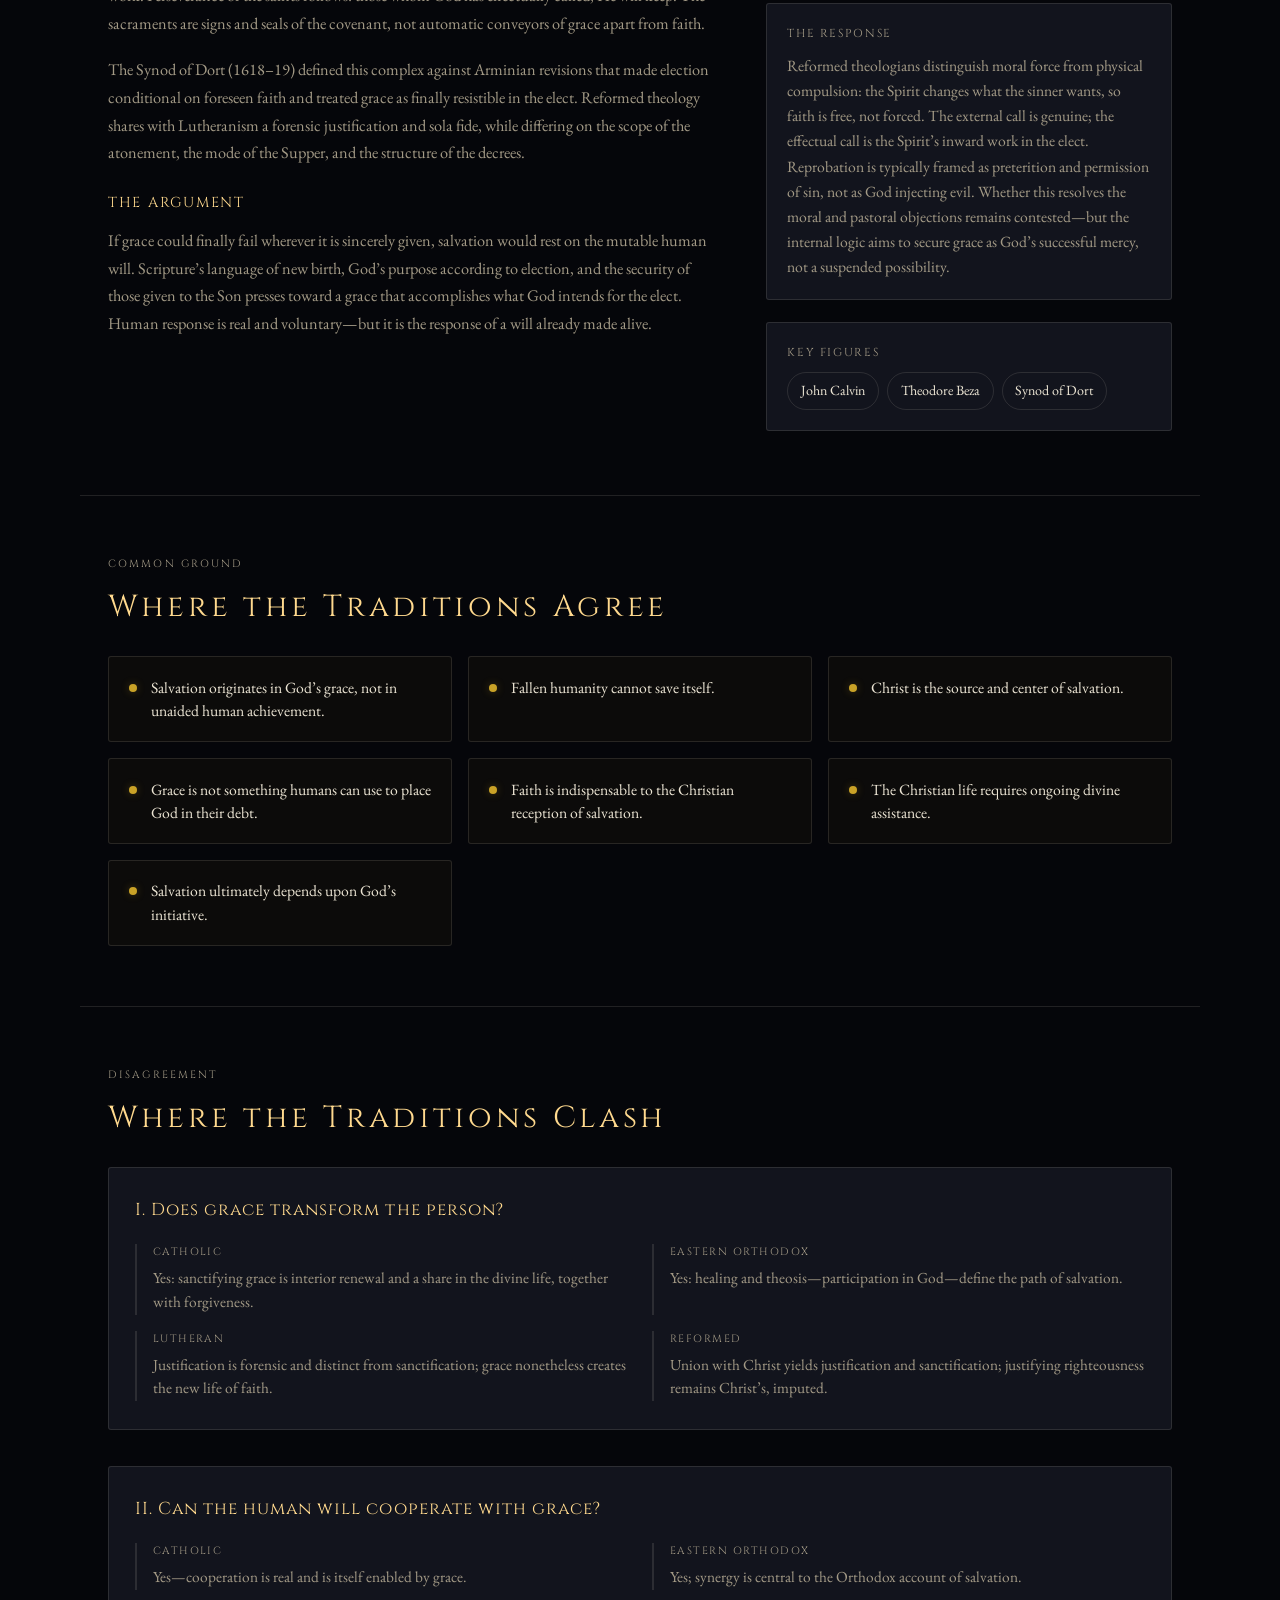
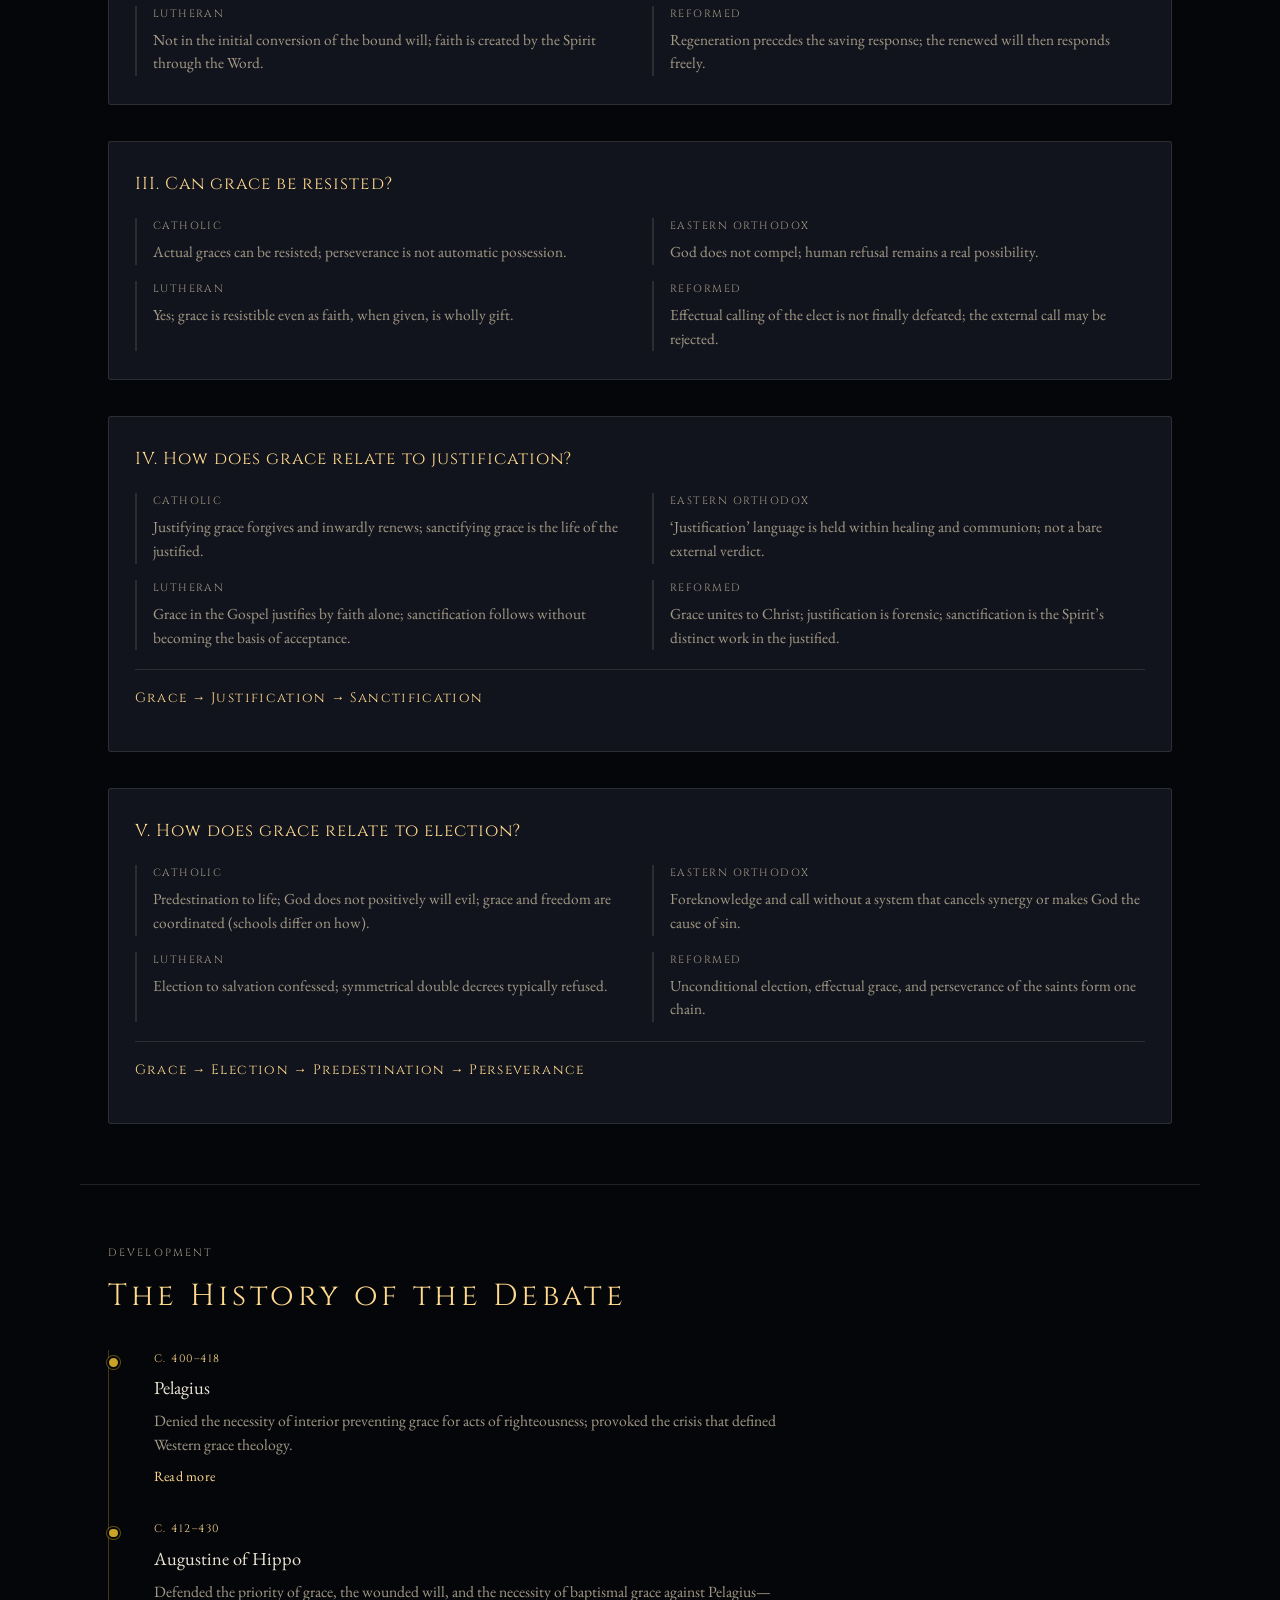
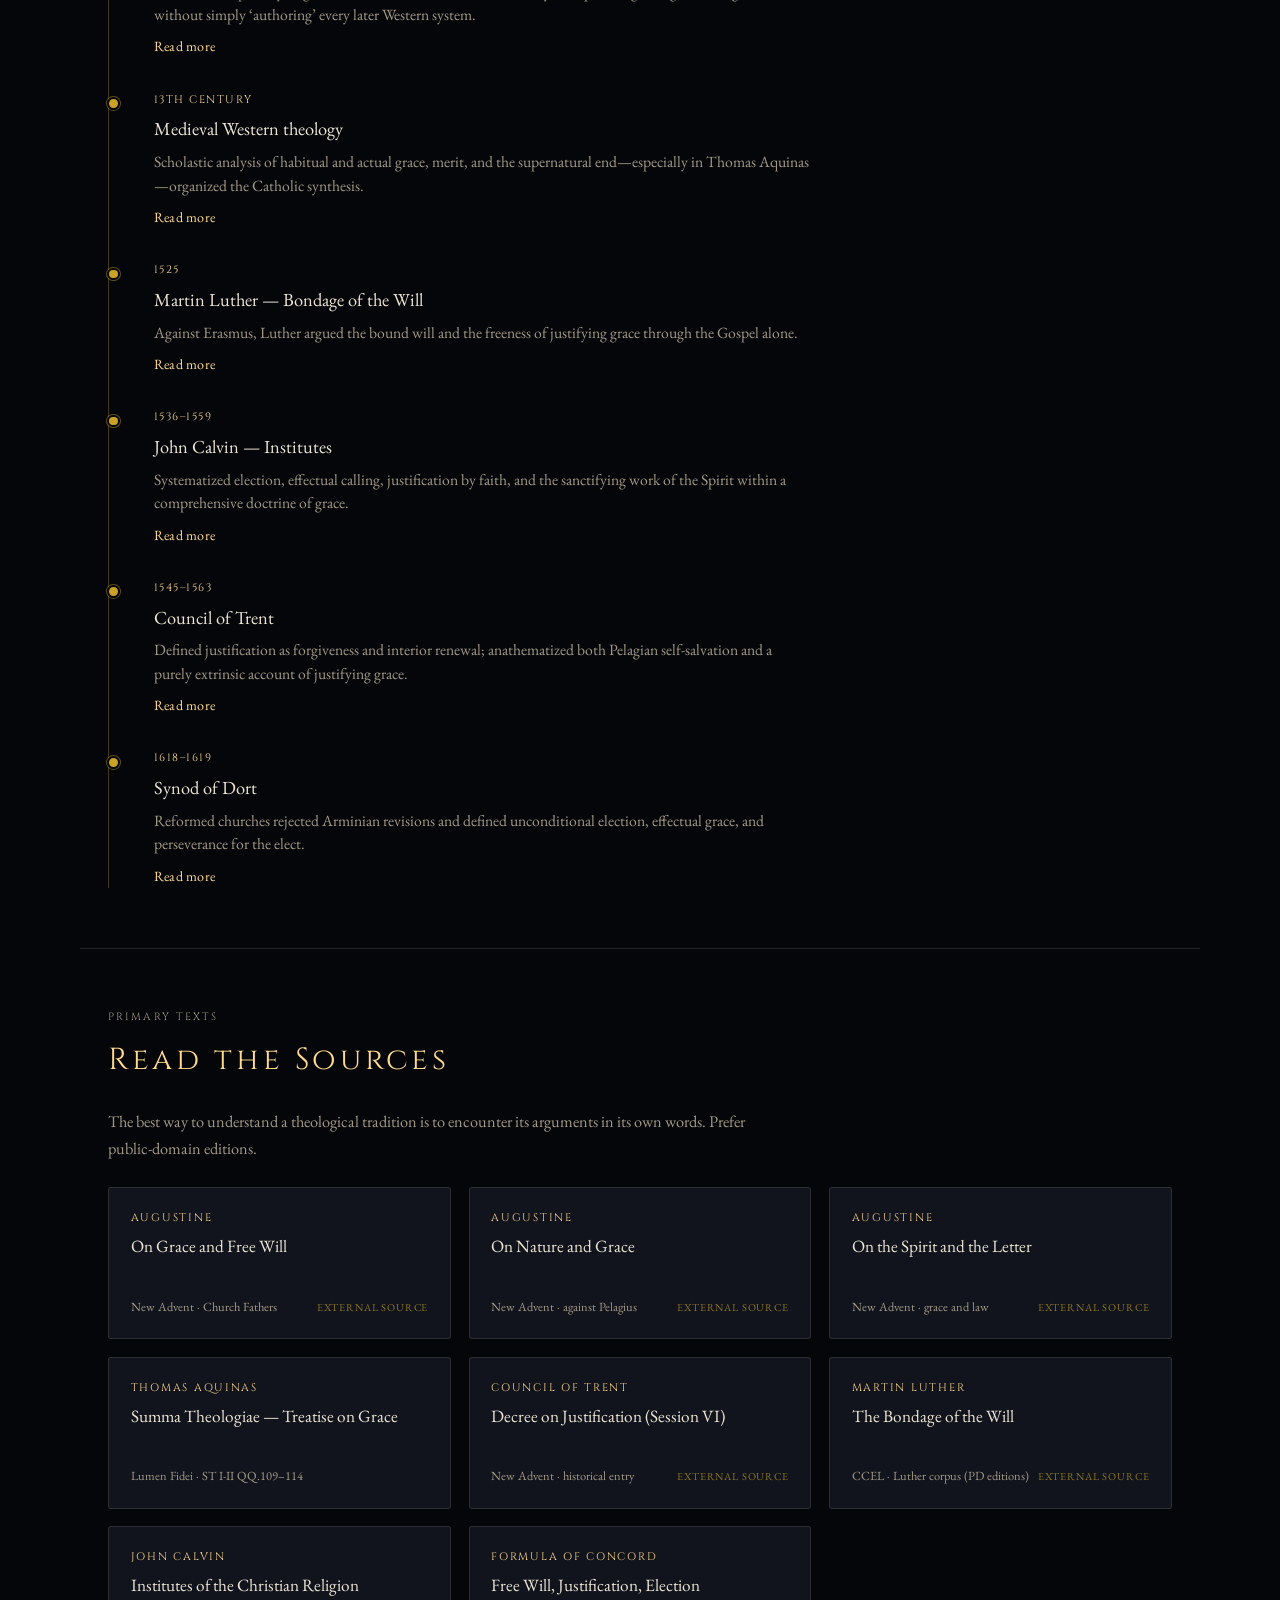
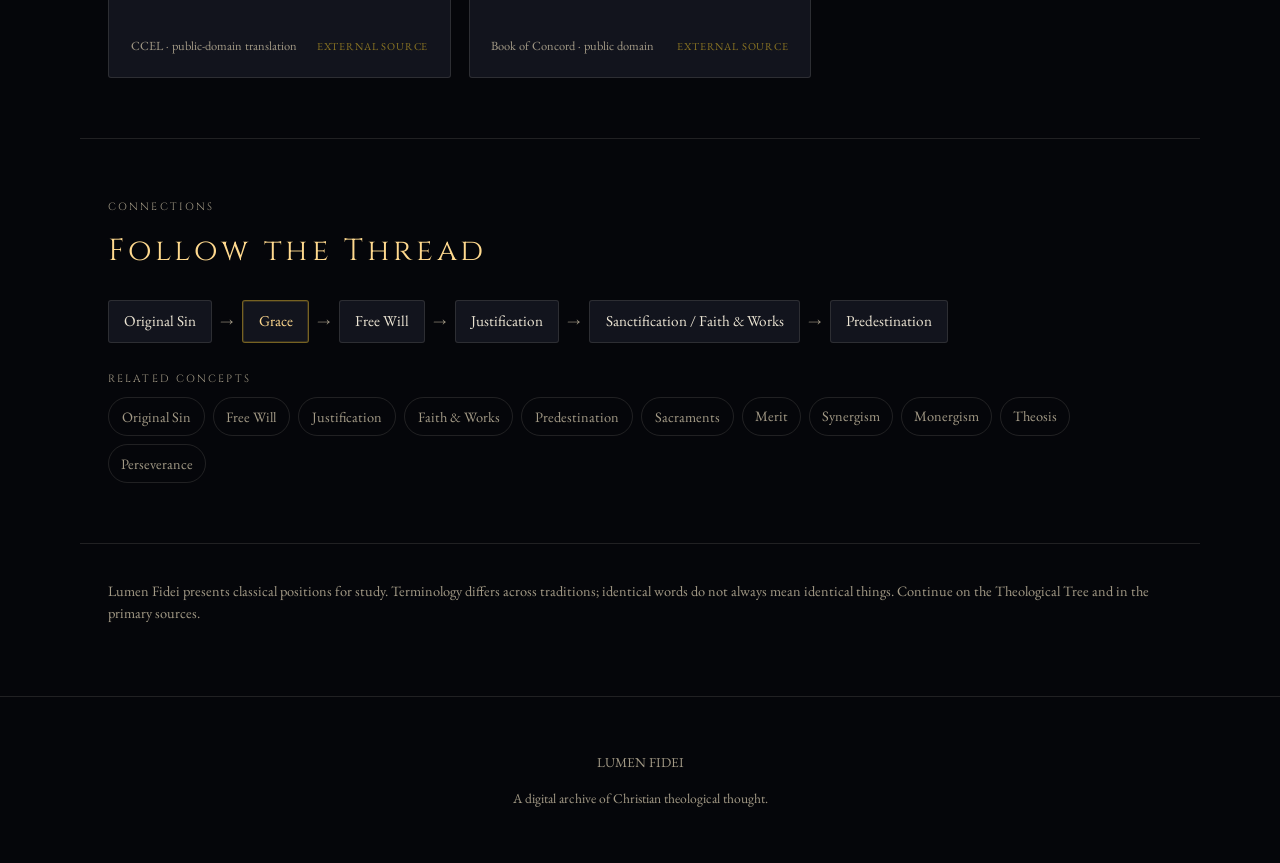
<file: lumen_fidei/concept.html>
<!DOCTYPE html>
<html lang="en">
<head>
  <meta charset="UTF-8" />
  <meta name="viewport" content="width=device-width, initial-scale=1.0" />
  <title>Concept — Lumen Fidei</title>
  <link rel="stylesheet" href="css/style.css" />
  <link rel="stylesheet" href="css/concept-exhibit.css" />
</head>
<body class="concept-exhibit-body">
  <header class="site-header">
    <a href="index.html" class="wordmark">LUMEN FIDEI</a>
    <nav aria-label="Primary">
      <a href="figures.html">Figures</a>
      <a href="concepts.html" class="active">Concepts</a>
      <a href="theological-tree.html">Theological Tree</a>
      <a href="texts/bible.html">Sacred Texts</a>
      <a href="about.html">About</a>
    </nav>
  </header>

  <nav class="exhibit-progress" id="exhibit-progress" aria-label="Article sections" hidden>
    <div class="exhibit-progress-inner" id="exhibit-progress-inner"></div>
  </nav>

  <main id="concept-main">
    <section class="page-hero concepts-hero" id="concept-hero-fallback">
      <div class="hero-inner">
        <span class="hero-eyebrow" id="concept-eyebrow">Concept</span>
        <h1 id="concept-title">Concept</h1>
        <p id="concept-short" class="hero-lede"></p>
      </div>
    </section>
    <article id="concept-entry" class="concept-entry" aria-live="polite"></article>
  </main>

  <footer class="site-footer">
    <p>LUMEN FIDEI</p>
    <p>A digital archive of Christian theological thought.</p>
  </footer>

  <script src="js/concepts.js"></script>
  <script src="js/concept-exhibit.js"></script>
  <script src="js/concept-deep.js"></script>
  <script src="js/concept.js"></script>
</body>
</html>
</file>
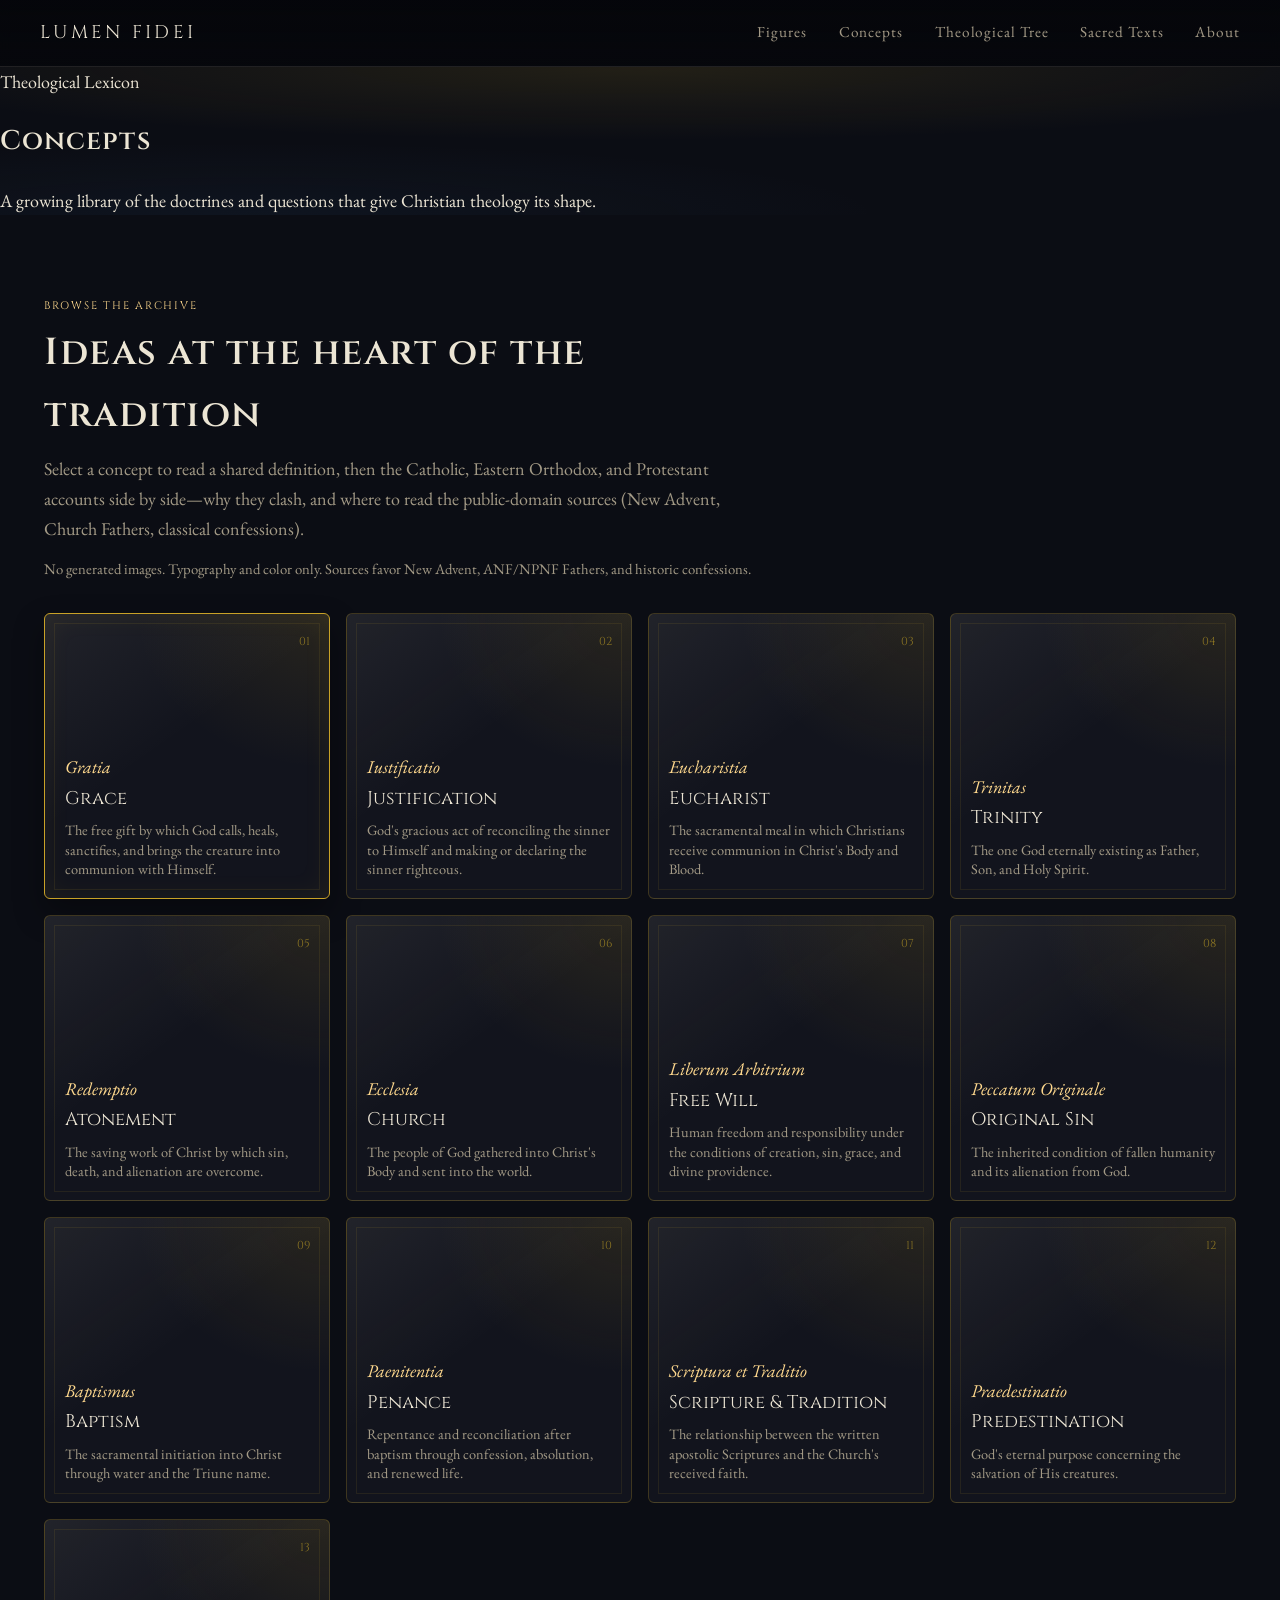
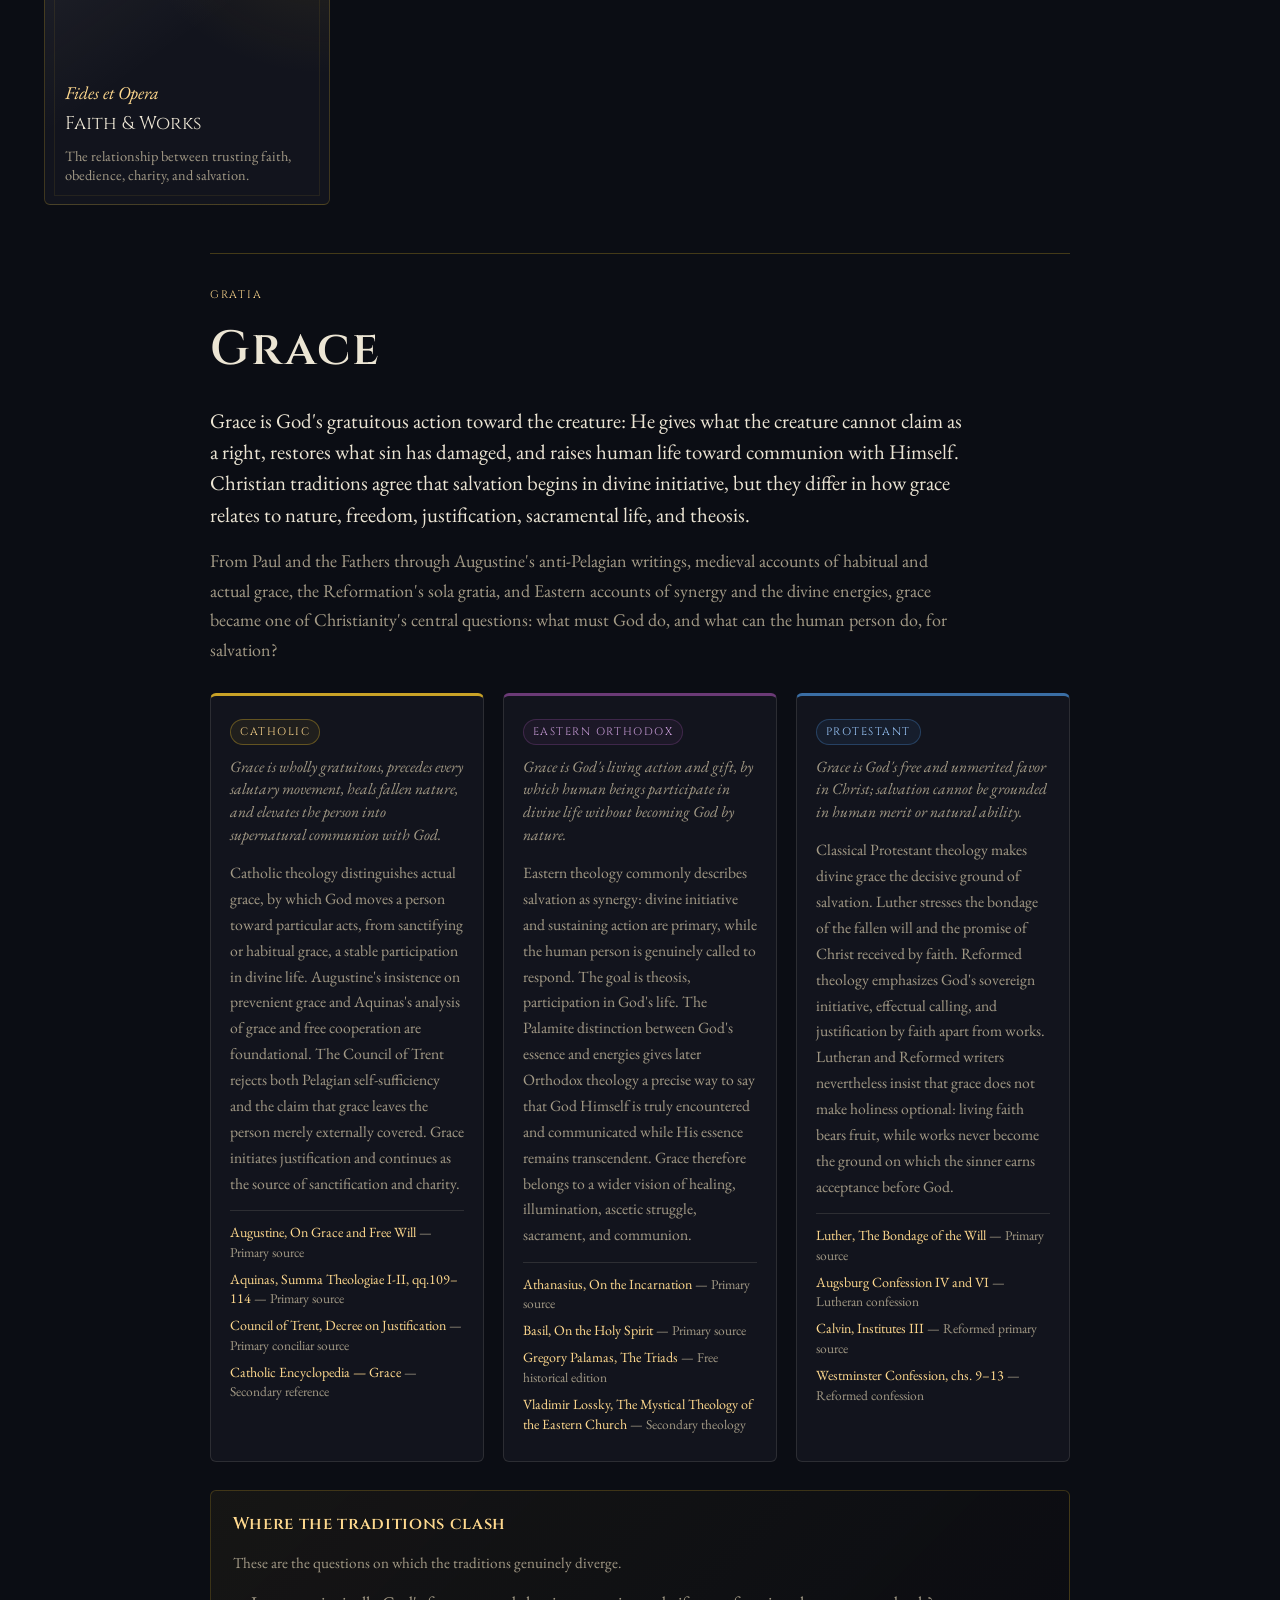
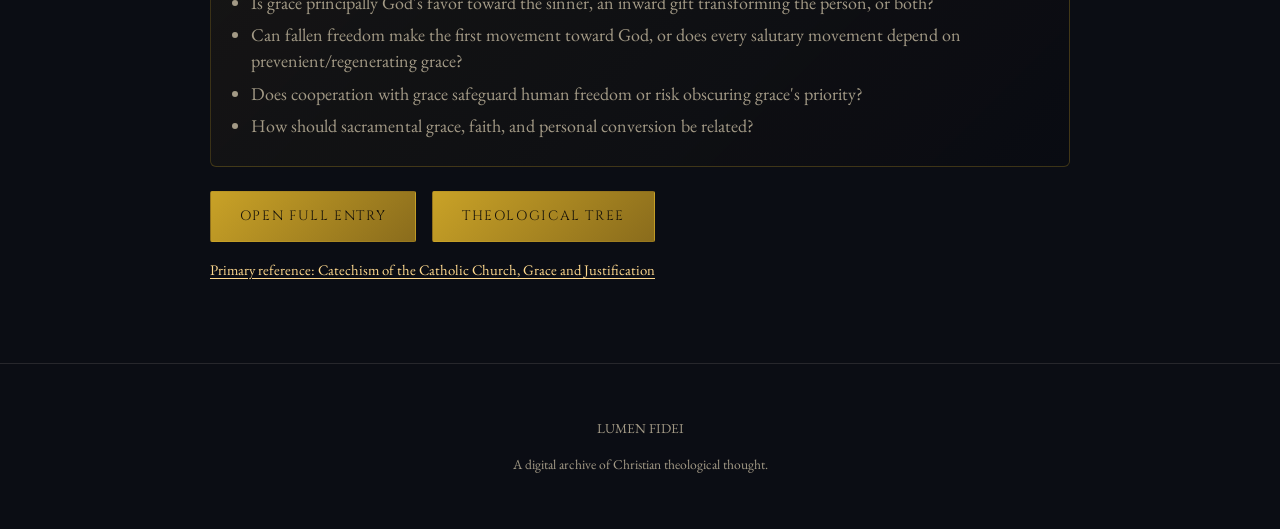
<file: lumen_fidei/concepts.html>
<!DOCTYPE html>
<html lang="en">
<head>
  <meta charset="UTF-8" />
  <meta name="viewport" content="width=device-width, initial-scale=1.0" />
  <title>Concepts — Lumen Fidei</title>
  <link rel="stylesheet" href="css/style.css" />
</head>
<body>
  <header class="site-header">
    <a href="index.html" class="wordmark">LUMEN FIDEI</a>
    <nav aria-label="Primary">
      <a href="figures.html">Figures</a>
      <a href="concepts.html" class="active">Concepts</a>
      <a href="theological-tree.html">Theological Tree</a>
      <a href="texts/bible.html">Sacred Texts</a>
      <a href="about.html">About</a>
    </nav>
  </header>

  <main>
    <section class="page-hero concepts-hero">
      <div class="hero-inner">
        <span class="hero-eyebrow">Theological Lexicon</span>
        <h1>Concepts</h1>
        <p class="hero-lede">A growing library of the doctrines and questions that give Christian theology its shape.</p>
      </div>
    </section>

    <section class="concepts-layout" aria-label="Theological concepts">
      <div class="concepts-intro">
        <span class="section-kicker">Browse the archive</span>
        <h2>Ideas at the heart of the tradition</h2>
        <p>Select a concept to read a shared definition, then the Catholic, Eastern Orthodox, and Protestant accounts side by side—why they clash, and where to read the public-domain sources (New Advent, Church Fathers, classical confessions).</p>
        <p class="pd-note-inline">No generated images. Typography and color only. Sources favor New Advent, ANF/NPNF Fathers, and historic confessions.</p>
      </div>
      <div id="concept-grid" class="concept-grid"></div>
      <article id="concept-detail" class="concept-detail" aria-live="polite"></article>
    </section>
  </main>

  <footer class="site-footer">
    <p>LUMEN FIDEI</p>
    <p>A digital archive of Christian theological thought.</p>
  </footer>

  <script src="js/concepts.js"></script>
</body>
</html>
</file>
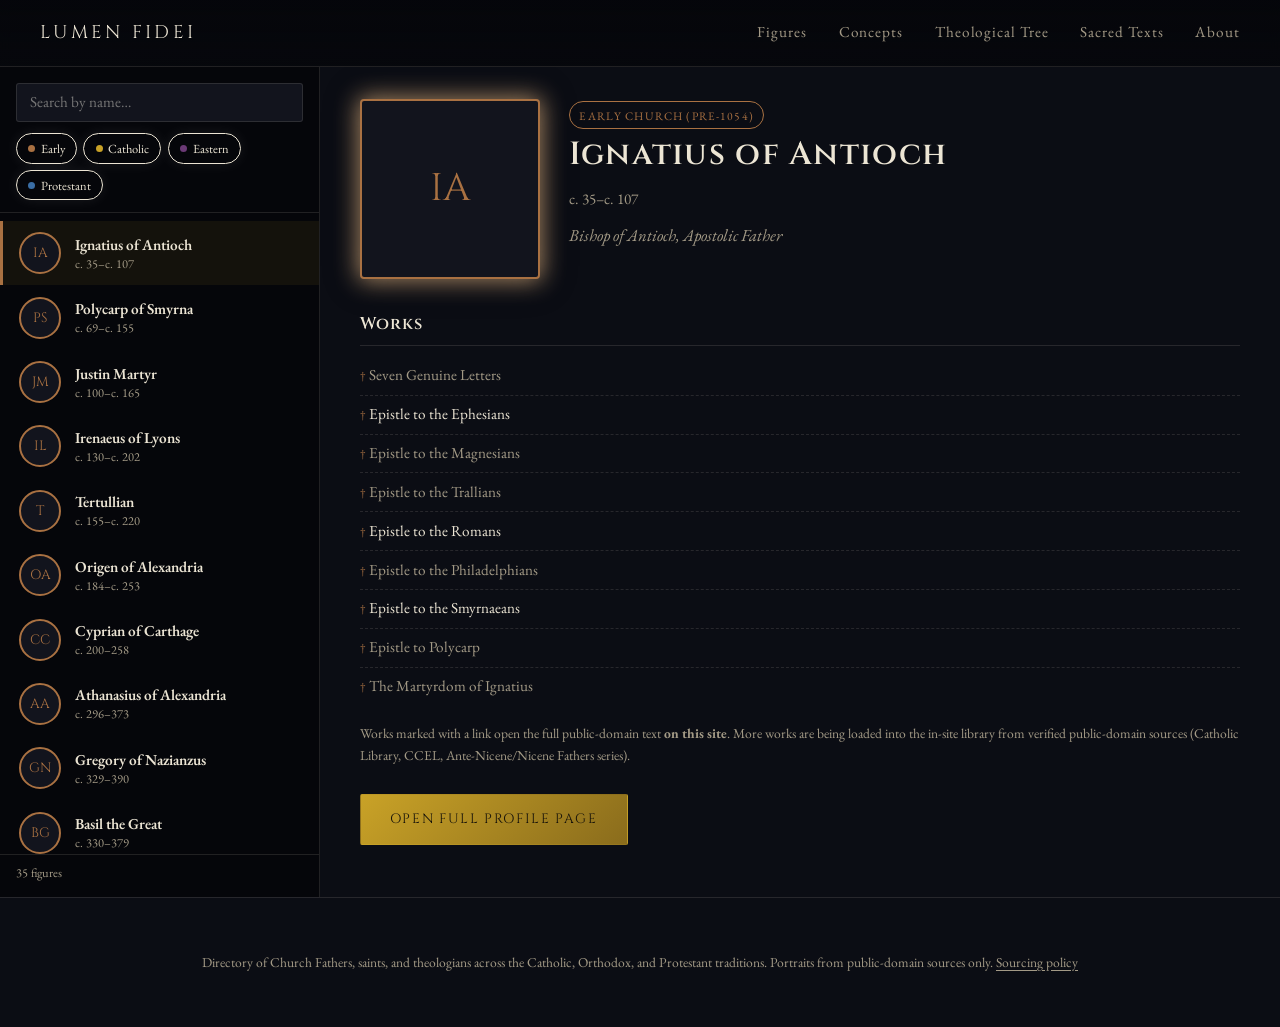
<file: lumen_fidei/figures.html>
<!DOCTYPE html>
<html lang="en">
<head>
<meta charset="UTF-8">
<meta name="viewport" content="width=device-width, initial-scale=1.0">
<title>Figures &mdash; Lumen Fidei</title>
<link rel="stylesheet" href="css/style.css">
<style>
  /* Directory + side profile panel */
  .figures-layout {
    display: grid;
    grid-template-columns: 320px 1fr;
    min-height: calc(100vh - 70px);
    max-width: 1400px;
    margin: 0 auto;
  }
  @media (max-width: 900px) {
    .figures-layout { grid-template-columns: 1fr; }
    .figures-list-pane { max-height: 42vh; border-right: none; border-bottom: 1px solid var(--hairline); }
  }

  .figures-list-pane {
    border-right: 1px solid var(--hairline);
    background: var(--bg-deep);
    display: flex;
    flex-direction: column;
    max-height: calc(100vh - 70px);
    position: sticky;
    top: 70px;
  }
  .list-controls {
    padding: 1rem 1rem 0.75rem;
    border-bottom: 1px solid var(--hairline);
    flex-shrink: 0;
  }
  .list-controls input[type="search"] {
    width: 100%;
    background: var(--bg-panel);
    border: 1px solid var(--hairline);
    color: var(--ink);
    font-family: var(--serif-body);
    font-size: 0.95rem;
    padding: 0.55rem 0.8rem;
    border-radius: 3px;
    margin-bottom: 0.7rem;
  }
  .list-controls input:focus {
    outline: 1px solid var(--gold);
    border-color: var(--gold);
  }
  .filter-row {
    display: flex;
    flex-wrap: wrap;
    gap: 0.4rem;
  }
  .filter-chip {
    border: 1px solid var(--hairline);
    background: transparent;
    color: var(--ink-dim);
    padding: 0.35rem 0.7rem;
    border-radius: 999px;
    font-family: var(--serif-body);
    font-size: 0.78rem;
    cursor: pointer;
    display: flex;
    align-items: center;
    gap: 0.35rem;
    transition: all 0.2s ease;
  }
  .filter-chip .dot { width: 7px; height: 7px; border-radius: 50%; }
  .filter-chip.active { color: var(--ink); border-color: currentColor; }
  .filter-chip:hover { color: var(--ink); }

  .figures-list {
    overflow-y: auto;
    flex: 1;
    padding: 0.5rem 0;
  }
  .figure-row {
    display: flex;
    align-items: center;
    gap: 0.85rem;
    width: 100%;
    text-align: left;
    background: none;
    border: none;
    border-left: 3px solid transparent;
    color: var(--ink);
    font-family: var(--serif-body);
    padding: 0.7rem 1rem;
    cursor: pointer;
    transition: background 0.2s ease;
  }
  .figure-row:hover, .figure-row:focus-visible {
    background: rgba(236,229,212,0.05);
  }
  .figure-row.active {
    background: rgba(201,162,39,0.08);
    border-left-color: var(--ring-color, var(--gold));
  }
  .figure-row .mini-portrait {
    width: 42px; height: 42px;
    border-radius: 50%;
    border: 2px solid var(--ring-color, var(--gold));
    overflow: hidden;
    flex-shrink: 0;
    display: flex;
    align-items: center;
    justify-content: center;
    background: var(--bg-panel);
    font-family: var(--serif-display);
    font-size: 0.85rem;
  }
  .figure-row .mini-portrait img {
    width: 100%; height: 100%; object-fit: cover;
  }
  .figure-row .row-text { min-width: 0; }
  .figure-row .row-name {
    font-weight: 600;
    font-size: 0.95rem;
    white-space: nowrap;
    overflow: hidden;
    text-overflow: ellipsis;
  }
  .figure-row .row-meta {
    font-size: 0.78rem;
    color: var(--ink-dim);
  }

  /* ——— Profile panel (right side) ——— */
  .profile-pane {
    padding: 2rem 2.5rem 3rem;
    overflow-y: auto;
    max-height: calc(100vh - 70px);
  }
  @media (max-width: 900px) {
    .profile-pane { max-height: none; padding: 1.5rem 1.2rem 3rem; }
  }

  .profile-empty {
    color: var(--ink-dim);
    text-align: center;
    padding: 4rem 1rem;
    font-style: italic;
  }

  .profile-card {
    animation: panel-in 0.35s ease;
  }
  @keyframes panel-in {
    from { opacity: 0; transform: translateY(12px); }
    to   { opacity: 1; transform: translateY(0); }
  }

  .profile-top {
    display: grid;
    grid-template-columns: 180px 1fr;
    gap: 1.8rem;
    margin-bottom: 2rem;
    align-items: start;
  }
  @media (max-width: 600px) {
    .profile-top { grid-template-columns: 1fr; justify-items: center; text-align: center; }
  }

  .profile-side-portrait {
    width: 180px; height: 180px;
    border-radius: 4px;
    overflow: hidden;
    border: 2px solid var(--ring-color, var(--gold));
    box-shadow: 0 0 36px rgba(0,0,0,0.4), 0 0 24px var(--ring-glow, transparent);
    background: var(--bg-panel);
    display: flex;
    align-items: center;
    justify-content: center;
    font-family: var(--serif-display);
    font-size: 2.4rem;
  }
  .profile-side-portrait img {
    width: 100%; height: 100%; object-fit: cover;
  }

  .profile-identity h1 {
    font-size: clamp(1.5rem, 3vw, 2rem);
    margin: 0 0 0.35rem;
  }
  .profile-identity .dates {
    color: var(--ink-dim);
    font-size: 0.95rem;
    margin-bottom: 0.6rem;
  }
  .profile-identity .epithet {
    font-style: italic;
    color: var(--ink-dim);
    margin: 0.6rem 0 1rem;
    font-size: 1.05rem;
  }

  .profile-section {
    margin-bottom: 1.8rem;
  }
  .profile-section h2 {
    font-size: 1.05rem;
    margin: 0 0 0.7rem;
    padding-bottom: 0.4rem;
    border-bottom: 1px solid var(--hairline);
    letter-spacing: 0.06em;
  }
  .profile-section p {
    color: var(--ink-dim);
    margin: 0 0 0.8rem;
    line-height: 1.65;
  }

  .works-list, .sources-list {
    list-style: none;
    padding: 0;
    margin: 0;
  }
  .works-list li, .sources-list li {
    padding: 0.4rem 0;
    border-bottom: 1px dashed var(--hairline);
    color: var(--ink-dim);
    font-size: 0.95rem;
  }
  .works-list li:last-child, .sources-list li:last-child {
    border-bottom: none;
  }
  .works-list li::before {
    content: '† ';
    color: var(--ring-color, var(--gold));
    font-size: 0.8rem;
  }
  .works-list a {
    color: var(--ink);
    text-decoration: none;
    border-bottom: 1px solid transparent;
    transition: color 0.2s, border-color 0.2s;
  }
  .works-list a:hover, .works-list a:focus-visible {
    color: var(--gold-glow);
    border-bottom-color: var(--gold);
  }


  .full-profile-link {
    display: inline-block;
    margin-top: 0.5rem;
  }

  .list-count {
    font-size: 0.78rem;
    color: var(--ink-dim);
    padding: 0.5rem 1rem 0.8rem;
    border-top: 1px solid var(--hairline);
  }
</style>
</head>
<body>

<header class="site-header">
  <a href="index.html" class="wordmark">LUMEN&nbsp;FIDEI</a>
  <nav>
    <a href="figures.html">Figures</a>
    <a href="concepts.html">Concepts</a>
    <a href="theological-tree.html">Theological Tree</a>
    <a href="texts/bible.html">Sacred Texts</a>
    <a href="about.html">About</a>
  </nav>
</header>

<div class="figures-layout">

  <!-- LEFT: searchable, filterable list -->
  <aside class="figures-list-pane">
    <div class="list-controls">
      <input type="search" id="search-input" placeholder="Search by name…" aria-label="Search figures">
      <div class="filter-row" id="filter-chips"></div>
    </div>
    <div class="figures-list" id="figures-list" role="listbox" aria-label="Theologians and Church Fathers"></div>
    <div class="list-count" id="list-count"></div>
  </aside>

  <!-- RIGHT: profile card -->
  <main class="profile-pane" id="profile-pane">
    <div class="profile-empty">Select a name from the list to view their profile, works, and sources.</div>
  </main>
</div>

<footer class="site-footer">
  <p>Directory of Church Fathers, saints, and theologians across the Catholic, Orthodox, and Protestant traditions. Portraits from public-domain sources only. <a href="about.html">Sourcing policy</a></p>
</footer>

<script src="js/figures.js"></script>
<script>
(function () {
  let activeFilters = new Set(Object.keys(TRADITION_COLORS));
  let selectedId = null;

  const listEl = document.getElementById('figures-list');
  const profileEl = document.getElementById('profile-pane');
  const searchEl = document.getElementById('search-input');
  const chipsEl = document.getElementById('filter-chips');
  const countEl = document.getElementById('list-count');

  // Build tradition filter chips
  Object.entries(TRADITION_COLORS).forEach(function ([key, t]) {
    const chip = document.createElement('button');
    chip.type = 'button';
    chip.className = 'filter-chip active';
    chip.innerHTML = '<span class="dot" style="background:' + t.color + '"></span>' + t.name.split(' ')[0];
    chip.title = t.name;
    chip.addEventListener('click', function () {
      if (activeFilters.has(key)) {
        activeFilters.delete(key);
        chip.classList.remove('active');
      } else {
        activeFilters.add(key);
        chip.classList.add('active');
      }
      renderList();
    });
    chipsEl.appendChild(chip);
  });

  function filteredFigures() {
    const q = (searchEl.value || '').trim().toLowerCase();
    return FIGURES
      .filter(function (f) { return activeFilters.has(f.tradition); })
      .filter(function (f) {
        if (!q) return true;
        return f.name.toLowerCase().indexOf(q) !== -1 ||
               (f.epithet && f.epithet.toLowerCase().indexOf(q) !== -1);
      })
      .sort(function (a, b) {
        // rough chronological by first number in dates
        const ya = parseInt(String(a.dates).replace(/^[^\d]*/, ''), 10) || 0;
        const yb = parseInt(String(b.dates).replace(/^[^\d]*/, ''), 10) || 0;
        return ya - yb;
      });
  }

  function renderList() {
    const items = filteredFigures();
    listEl.innerHTML = '';
    items.forEach(function (fig) {
      const t = TRADITION_COLORS[fig.tradition];
      const btn = document.createElement('button');
      btn.type = 'button';
      btn.className = 'figure-row' + (fig.id === selectedId ? ' active' : '');
      btn.style.setProperty('--ring-color', t.color);
      btn.setAttribute('role', 'option');
      btn.setAttribute('aria-selected', fig.id === selectedId ? 'true' : 'false');
      btn.innerHTML =
        '<div class="mini-portrait">' + portraitHTML(fig) + '</div>' +
        '<div class="row-text">' +
          '<div class="row-name">' + fig.name + '</div>' +
          '<div class="row-meta">' + fig.dates + '</div>' +
        '</div>';
      btn.addEventListener('click', function () {
        selectedId = fig.id;
        renderList();
        renderProfile(fig);
      });
      listEl.appendChild(btn);
    });
    countEl.textContent = items.length + ' figure' + (items.length === 1 ? '' : 's');
  }

  function renderProfile(fig) {
    const t = TRADITION_COLORS[fig.tradition];
    const worksHtml = (fig.works || []).map(function (w) {
      if (typeof w === 'string') return '<li>' + w + '</li>';
      const title = w.title || '';
      const url = w.url || '';
      if (url) {
        return '<li><a href="' + url + '" target="_blank" rel="noopener">' + title + '</a></li>';
      }
      return '<li>' + title + '</li>';
    }).join('');

    const fullLink = '<p style="margin-top:1.2rem"><a class="btn btn-primary full-profile-link" href="figures/profile.html?id=' + encodeURIComponent(fig.id) + '">Open full profile page</a></p>';

    profileEl.innerHTML =
      '<article class="profile-card" style="--ring-color:' + t.color + '; --ring-glow:' + t.glow + '">' +
        '<div class="profile-top">' +
          '<div class="profile-side-portrait">' + portraitHTML(fig) + '</div>' +
          '<div class="profile-identity">' +
            '<span class="tag-pill" style="border-color:' + t.color + '; color:' + t.color + '">' + t.name + '</span>' +
            '<h1>' + fig.name + '</h1>' +
            '<div class="dates">' + fig.dates + '</div>' +
            '<p class="epithet">' + (fig.epithet || '') + '</p>' +
          '</div>' +
        '</div>' +
        '<div class="profile-section">' +
          '<h2>Works</h2>' +
          '<ul class="works-list">' + (worksHtml || '<li>Works list forthcoming.</li>') + '</ul>' +
          '<p style="margin-top:1rem;font-size:0.85rem;color:var(--ink-dim)">Works marked with a link open the full public-domain text <strong>on this site</strong>. More works are being loaded into the in-site library from verified public-domain sources (Catholic Library, CCEL, Ante-Nicene/Nicene Fathers series).</p>' +
          fullLink +
        '</div>' +
      '</article>';
  }

  searchEl.addEventListener('input', renderList);

  // Initial render — select first figure so the panel is never empty
  renderList();
  if (FIGURES.length) {
    selectedId = FIGURES[0].id;
    renderList();
    renderProfile(FIGURES[0]);
  }
})();
</script>
<script data-pplx-inline-edit>
(function () {
  if (window === window.top) return;

  const allowedParentOrigins = ["https://www.perplexity.ai","https://perplexity.ai","https://testing.perplexity.ai","https://staging.perplexity.ai","https://*.preview.i.perplexity.ai","http://perplexity.localhost","http://localhost:1420","http://127.0.0.1:1420","http://localhost:3000","http://127.0.0.1:3000","http://localhost:5173","http://127.0.0.1:5173"];
  const MAX_FONT_BYTES = 500 * 1024;
  const MAX_TOTAL_FONT_BYTES = 2 * 1024 * 1024;
  let scrollForwarding = false;
  let scrollRaf = 0;
  let trustedTopOrigin = null;

  // Allow entries like "https://*.preview.i.perplexity.ai" — the wildcard
  // matches a single DNS label (no dots), so "https://*.foo" cannot stretch
  // across multiple labels.
  function matchesAllowedOrigin(origin) {
    if (!origin) return false;
    for (const entry of allowedParentOrigins) {
      if (!entry.includes("*")) {
        if (entry === origin) return true;
        continue;
      }
      const pattern = new RegExp(
        "^" +
          entry.replace(/[.+?^${}()|[\]\\]/g, "\\$&").replace(/\*/g, "[^.]+") +
          "$",
      );
      if (pattern.test(origin)) return true;
    }
    return false;
  }

  // Trust decision: when the sender is same-origin-visible (event.origin is a
  // real origin like https://www.perplexity.ai) we trust event.origin directly.
  // When event.origin is "null" (opaque broker srcdoc), we fall back to the
  // broker's stamped `parentOrigin` to identify the top window. The fallback
  // is claim-only — we rely on the browser's native `targetOrigin` enforcement
  // on the response path (see postToTrustedTop) to ensure replies can't be
  // delivered to anyone but the actual top window of that claimed origin.
  function getTrustedParentOrigin(event) {
    const forwardedParentOrigin =
      typeof event.data.parentOrigin === "string" ? event.data.parentOrigin : null;
    const parentOrigin = event.origin === "null" ? forwardedParentOrigin : event.origin;
    return matchesAllowedOrigin(parentOrigin) ? parentOrigin : null;
  }

  // All responses go to window.top with targetOrigin = the allowlisted origin.
  // An attacker that iframes us inside their own null-origin broker can claim
  // any parentOrigin they like, but the browser will drop the reply whenever
  // the real top's origin doesn't match — so the screenshot never leaves.
  function postToTrustedTop(message) {
    if (!trustedTopOrigin) return;
    try {
      window.top.postMessage(message, trustedTopOrigin);
    } catch (_error) {}
  }

  function inlineAll(original, clone) {
    if (original.nodeType !== 1 || clone.nodeType !== 1) return;

    try {
      const computedStyle = getComputedStyle(original);
      // cssText on a computed style is the serialized declaration in modern
      // Chromium/Safari — a single read beats enumerating ~400 longhand
      // properties. Firefox returns "" here, so we fall back on empty.
      const serialized = computedStyle.cssText;
      if (serialized) {
        clone.style.cssText = serialized;
      } else {
        const parts = new Array(computedStyle.length);
        for (let index = 0; index < computedStyle.length; index += 1) {
          const property = computedStyle[index];
          parts[index] = `${property}:${computedStyle.getPropertyValue(property)};`;
        }
        clone.style.cssText = parts.join("");
      }
    } catch (_error) {}

    const originalChildren = original.children;
    const clonedChildren = clone.children;
    for (
      let index = 0;
      index < originalChildren.length && index < clonedChildren.length;
      index += 1
    ) {
      inlineAll(originalChildren[index], clonedChildren[index]);
    }
  }

  function extractFontUrl(srcValue) {
    const matches = [
      ...srcValue.matchAll(
        /url\(["']?([^"')]+)["']?\)(?:\s*format\(["']?([^"')]+)["']?\))?/gi,
      ),
    ];
    if (matches.length === 0) return null;
    const woff2 = matches.find((m) => m[2] && m[2].toLowerCase().includes("woff2"));
    if (woff2) return woff2[1];
    const woff = matches.find((m) => m[2] && m[2].toLowerCase().includes("woff"));
    if (woff) return woff[1];
    return matches[0][1];
  }

  // Cache resolved font URL -> data URI across captures. Fonts on a page
  // essentially never change, and a batch run emits multiple captures back to
  // back — without this we'd refetch + re-base64 every time.
  const fontDataUriCache = new Map();
  const SRC_DECLARATION_RE = /src\s*:\s*[^;}]+/i;

  async function fetchAsDataUri(url) {
    if (fontDataUriCache.has(url)) return fontDataUriCache.get(url);
    let dataUri = null;
    try {
      const response = await fetch(url, { mode: "cors", credentials: "omit" });
      if (response.ok) {
        const blob = await response.blob();
        if (blob.size <= MAX_FONT_BYTES) {
          dataUri = await new Promise((resolve) => {
            const reader = new FileReader();
            reader.onloadend = () =>
              resolve(typeof reader.result === "string" ? reader.result : null);
            reader.onerror = () => resolve(null);
            reader.readAsDataURL(blob);
          });
        }
      }
    } catch (_error) {
      dataUri = null;
    }
    fontDataUriCache.set(url, dataUri);
    return dataUri;
  }

  function collectFontFaceRuleTexts() {
    const rules = [];
    for (const sheet of document.styleSheets) {
      let cssRules;
      try {
        cssRules = sheet.cssRules;
      } catch (_error) {
        continue;
      }
      if (!cssRules) continue;
      for (const rule of cssRules) {
        const cssText = rule.cssText || "";
        if (cssText.startsWith("@font-face")) rules.push(cssText);
      }
    }
    return rules;
  }

  async function buildInlinedFontCss() {
    const ruleTexts = collectFontFaceRuleTexts();
    if (ruleTexts.length === 0) return null;

    const resolved = ruleTexts.map((cssText) => {
      if (!SRC_DECLARATION_RE.test(cssText)) return null;
      const srcMatch = cssText.match(/src\s*:\s*([^;}]+)[;}]/i);
      if (!srcMatch) return null;
      const url = extractFontUrl(srcMatch[1]);
      if (!url) return null;
      try {
        return { cssText, url: new URL(url, document.baseURI).href };
      } catch (_error) {
        return null;
      }
    });

    const dataUris = await Promise.all(
      resolved.map((entry) => (entry ? fetchAsDataUri(entry.url) : Promise.resolve(null))),
    );

    const inlined = [];
    let totalBytes = 0;
    for (let index = 0; index < resolved.length; index += 1) {
      const entry = resolved[index];
      const dataUri = dataUris[index];
      if (!entry || !dataUri) continue;
      const approxBytes = dataUri.length * 0.75;
      if (totalBytes + approxBytes > MAX_TOTAL_FONT_BYTES) break;
      totalBytes += approxBytes;
      inlined.push(entry.cssText.replace(SRC_DECLARATION_RE, `src: url("${dataUri}")`));
    }
    return inlined.length > 0 ? inlined.join("\n") : null;
  }

  function stripExternal(clone) {
    const images = clone.querySelectorAll("img");
    for (let index = 0; index < images.length; index += 1) {
      const src = images[index].getAttribute("src");
      if (src && !src.startsWith("data:")) images[index].removeAttribute("src");
    }

    const elements = clone.querySelectorAll("*");
    for (let index = 0; index < elements.length; index += 1) {
      const style = elements[index].style.cssText;
      if (style && style.includes("url(")) {
        elements[index].style.cssText = style.replace(
          /url\(["']?(?!data:)[^)"']*["']?\)/gi,
          "none",
        );
      }
    }
  }

  function emitScroll() {
    scrollRaf = 0;
    if (!scrollForwarding) return;
    postToTrustedTop({
      type: "INLINE_EDIT_SCROLL",
      scrollX: window.scrollX,
      scrollY: window.scrollY,
    });
  }

  window.addEventListener(
    "scroll",
    function () {
      if (!scrollForwarding || scrollRaf) return;
      scrollRaf = requestAnimationFrame(emitScroll);
    },
    { passive: true, capture: true },
  );

  async function handleCaptureRequest(event) {
    const requestId = event.data.requestId;
    const scrollX = window.scrollX;
    const scrollY = window.scrollY;
    const width = window.innerWidth;
    const height = window.innerHeight;

    function postResult(dataUrl) {
      postToTrustedTop({
        type: "INLINE_EDIT_SCREENSHOT_RESULT",
        requestId,
        dataUrl,
        scrollX,
        scrollY,
      });
    }

    try {
      // Wait for any pending web fonts to resolve so both inline metrics and
      // the @font-face inlining below see the same loaded faces.
      if (document.fonts && document.fonts.ready) {
        try {
          await document.fonts.ready;
        } catch (_error) {}
      }

      const clone = document.documentElement.cloneNode(true);
      inlineAll(document.documentElement, clone);

      const removedNodes = clone.querySelectorAll("script,link[rel=\"stylesheet\"],style");
      for (let index = 0; index < removedNodes.length; index += 1) {
        removedNodes[index].remove();
      }

      stripExternal(clone);

      // Re-embed web fonts as data-URI @font-face rules so the SVG rasterizer
      // can resolve them — external font URLs aren't fetched during
      // foreignObject rendering, which would otherwise force a fallback face
      // and change text metrics.
      const inlinedFontCss = await buildInlinedFontCss();
      if (inlinedFontCss) {
        const styleEl = document.createElement("style");
        styleEl.textContent = inlinedFontCss;
        const head = clone.querySelector("head");
        if (head) head.appendChild(styleEl);
        else clone.insertBefore(styleEl, clone.firstChild);
      }

      const html = new XMLSerializer().serializeToString(clone);
      const svg =
        `<svg xmlns="http://www.w3.org/2000/svg" width="${width}" height="${height}">` +
        '<foreignObject width="100%" height="100%">' +
        `<div xmlns="http://www.w3.org/1999/xhtml" style="width:${width}px;height:${height}px;overflow:hidden">` +
        `<div style="position:relative;left:-${scrollX}px;top:-${scrollY}px">` +
        html +
        "</div></div></foreignObject></svg>";
      const svgUrl = `data:image/svg+xml;charset=utf-8,${encodeURIComponent(svg)}`;
      const image = new Image();
      image.onload = function () {
        const canvas = document.createElement("canvas");
        canvas.width = width;
        canvas.height = height;
        canvas.getContext("2d").drawImage(image, 0, 0);
        postResult(canvas.toDataURL("image/png"));
      };
      image.onerror = function () {
        postResult(null);
      };
      image.src = svgUrl;
    } catch (_error) {
      postResult(null);
    }
  }

  window.addEventListener("message", function (event) {
    if (!event.data) return;
    // Only accept messages from the direct parent frame. Blocks sibling /
    // unrelated-window postMessage senders that could otherwise reach us.
    if (event.source !== window.parent) return;

    const trustedParentOrigin = getTrustedParentOrigin(event);
    if (!trustedParentOrigin) return;
    trustedTopOrigin = trustedParentOrigin;

    if (event.data.type === "INLINE_EDIT_SCROLL_START") {
      scrollForwarding = true;
      emitScroll();
      return;
    }

    if (event.data.type === "INLINE_EDIT_SCROLL_STOP") {
      scrollForwarding = false;
      if (scrollRaf) cancelAnimationFrame(scrollRaf);
      scrollRaf = 0;
      return;
    }

    if (event.data.type !== "INLINE_EDIT_CAPTURE_REQUEST") return;

    handleCaptureRequest(event);
  });
})();


</script></body>
</html>
</file>
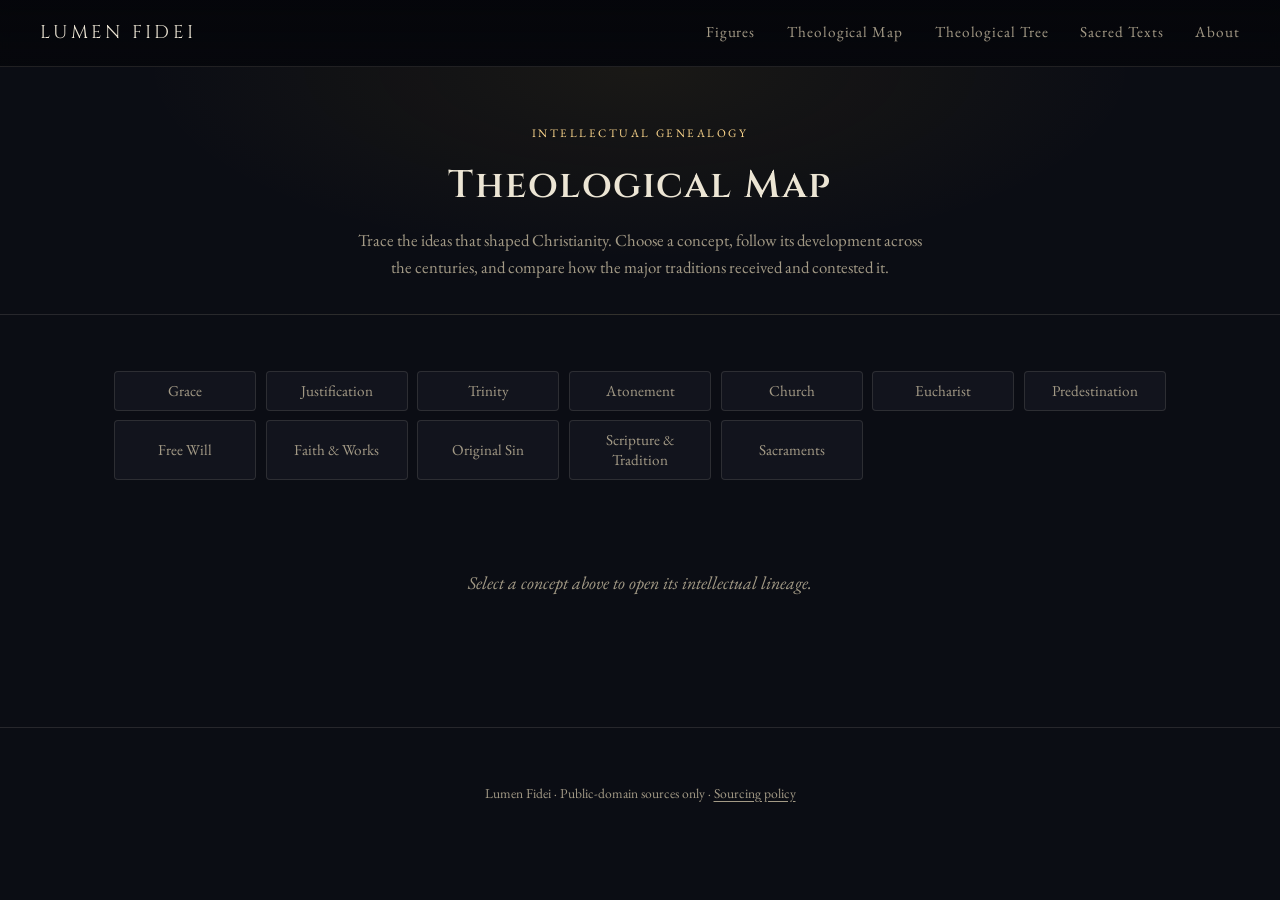
<file: lumen_fidei/map.html>
<!DOCTYPE html>
<html lang="en">
<head>
<meta charset="UTF-8">
<meta name="viewport" content="width=device-width, initial-scale=1.0">
<title>Theological Map &mdash; Lumen Fidei</title>
<link rel="stylesheet" href="css/style.css">
<style>
  .map-hero {
    text-align: center;
    padding: 3.5rem 1.5rem 2rem;
    border-bottom: 1px solid var(--hairline);
    background:
      radial-gradient(ellipse at 50% 0%, rgba(201,162,39,0.08), transparent 55%);
  }
  .map-hero .eyebrow {
    letter-spacing: 0.22em;
    text-transform: uppercase;
    font-size: 0.72rem;
    color: var(--gold-glow);
    display: block;
    margin-bottom: 0.75rem;
  }
  .map-hero h1 {
    font-size: clamp(1.7rem, 4vw, 2.4rem);
    margin: 0 0 0.6rem;
  }
  .map-hero .lede {
    max-width: 36rem;
    margin: 0 auto;
    color: var(--ink-dim);
    font-size: 1.05rem;
  }

  .map-layout {
    max-width: 1100px;
    margin: 0 auto;
    padding: 2rem 1.5rem 4rem;
  }

  /* Concept picker */
  .concept-grid {
    display: grid;
    grid-template-columns: repeat(auto-fill, minmax(140px, 1fr));
    gap: 0.6rem;
    margin: 1.5rem 0 2.5rem;
  }
  .concept-chip {
    font-family: var(--serif-body);
    font-size: 0.95rem;
    background: var(--bg-panel);
    color: var(--ink-dim);
    border: 1px solid var(--hairline);
    padding: 0.55rem 0.7rem;
    border-radius: 4px;
    cursor: pointer;
    text-align: center;
    transition: color 0.2s, border-color 0.2s, background 0.2s;
  }
  .concept-chip:hover {
    color: var(--gold-glow);
    border-color: var(--gold);
  }
  .concept-chip.active {
    color: var(--bg-deep);
    background: var(--gold);
    border-color: var(--gold);
  }

  /* Concept header */
  .concept-header {
    margin-bottom: 2rem;
  }
  .concept-header h2 {
    font-size: 1.6rem;
    margin: 0 0 0.4rem;
    color: var(--gold-glow);
  }
  .concept-header .short {
    font-style: italic;
    color: var(--ink-dim);
    margin: 0 0 0.8rem;
  }
  .concept-header .summary {
    max-width: 42rem;
    color: var(--ink);
    line-height: 1.7;
  }

  /* Tabs */
  .map-tabs {
    display: flex;
    flex-wrap: wrap;
    gap: 0.4rem;
    margin-bottom: 1.8rem;
    border-bottom: 1px solid var(--hairline);
    padding-bottom: 0.6rem;
  }
  .map-tab {
    font-family: var(--serif-body);
    font-size: 0.9rem;
    background: transparent;
    color: var(--ink-dim);
    border: 1px solid transparent;
    padding: 0.4rem 0.9rem;
    border-radius: 3px;
    cursor: pointer;
  }
  .map-tab:hover { color: var(--gold-glow); }
  .map-tab.active {
    color: var(--gold-glow);
    border-color: var(--gold);
    background: rgba(201,162,39,0.08);
  }

  /* Lineage tree (simple vertical flow) */
  .lineage-wrap {
    overflow-x: auto;
    padding: 0.5rem 0 1.5rem;
  }
  .lineage-tree {
    display: flex;
    flex-direction: column;
    align-items: center;
    gap: 0;
    min-width: 280px;
  }
  .lineage-node {
    position: relative;
    text-align: center;
    margin: 0.35rem 0;
  }
  .lineage-node .node-label {
    display: inline-block;
    padding: 0.45rem 1rem;
    border-radius: 4px;
    border: 1px solid var(--hairline);
    background: var(--bg-panel);
    font-size: 0.95rem;
    cursor: pointer;
    transition: border-color 0.2s, color 0.2s;
  }
  .lineage-node .node-label:hover {
    border-color: var(--gold);
    color: var(--gold-glow);
  }
  .lineage-node.root .node-label {
    font-family: var(--serif-display);
    letter-spacing: 0.08em;
    color: var(--gold-glow);
    border-color: var(--gold);
    background: rgba(201,162,39,0.1);
    cursor: default;
  }
  .lineage-node.era .node-label {
    font-style: italic;
    color: var(--ink-dim);
    border-style: dashed;
  }
  .lineage-node.opponent .node-label {
    border-color: rgba(180,80,80,0.5);
    color: #d4a0a0;
  }
  .lineage-connector {
    width: 1px;
    height: 1.1rem;
    background: var(--hairline);
    margin: 0 auto;
  }
  .lineage-branch {
    display: flex;
    justify-content: center;
    gap: 2.5rem;
    flex-wrap: wrap;
    margin: 0.4rem 0;
  }
  .lineage-branch .lineage-node { margin: 0.2rem; }

  /* Position panel */
  .position-panel {
    background: var(--bg-panel);
    border: 1px solid var(--hairline);
    border-radius: 6px;
    padding: 1.5rem 1.6rem;
    margin-top: 1.5rem;
    display: none;
  }
  .position-panel.visible { display: block; }
  .position-panel .eyebrow {
    letter-spacing: 0.18em;
    text-transform: uppercase;
    font-size: 0.7rem;
    color: var(--gold-glow);
    display: block;
    margin-bottom: 0.35rem;
  }
  .position-panel h3 {
    margin: 0 0 0.5rem;
    font-size: 1.35rem;
  }
  .position-panel .thesis {
    font-style: italic;
    color: var(--gold-glow);
    margin: 0 0 0.9rem;
    font-size: 1.05rem;
  }
  .position-panel .summary {
    color: var(--ink);
    line-height: 1.7;
    margin: 0 0 1.2rem;
  }
  .relations {
    border-top: 1px solid var(--hairline);
    padding-top: 1rem;
  }
  .relations h4 {
    font-size: 0.85rem;
    letter-spacing: 0.1em;
    text-transform: uppercase;
    color: var(--ink-dim);
    margin: 0 0 0.7rem;
  }
  .relation {
    margin-bottom: 0.75rem;
    padding-left: 0.9rem;
    border-left: 2px solid var(--hairline);
  }
  .relation .rel-link {
    font-weight: 600;
    color: var(--gold-glow);
  }
  .relation .rel-kind {
    font-size: 0.8rem;
    text-transform: uppercase;
    letter-spacing: 0.08em;
    color: var(--ink-dim);
    margin-left: 0.4rem;
  }
  .relation p {
    margin: 0.25rem 0 0;
    font-size: 0.95rem;
    color: var(--ink-dim);
  }
  .no-position {
    color: var(--ink-dim);
    font-style: italic;
    padding: 1rem 0;
  }

  /* Comparative table */
  .compare-table-wrap {
    overflow-x: auto;
  }
  .compare-table {
    width: 100%;
    border-collapse: collapse;
    font-size: 0.95rem;
  }
  .compare-table th,
  .compare-table td {
    border: 1px solid var(--hairline);
    padding: 0.75rem 0.9rem;
    vertical-align: top;
    text-align: left;
  }
  .compare-table th {
    background: rgba(201,162,39,0.08);
    color: var(--gold-glow);
    font-family: var(--serif-display);
    font-weight: 600;
    letter-spacing: 0.04em;
  }
  .compare-table th:first-child,
  .compare-table td:first-child {
    font-weight: 600;
    color: var(--ink-dim);
    white-space: nowrap;
    width: 9rem;
  }
  .compare-table td {
    color: var(--ink);
    line-height: 1.55;
  }

  .empty-state {
    text-align: center;
    color: var(--ink-dim);
    padding: 3rem 1rem;
    font-style: italic;
  }

  .map-footer-note {
    margin-top: 2.5rem;
    padding-top: 1.2rem;
    border-top: 1px dashed var(--hairline);
    font-size: 0.85rem;
    color: var(--ink-dim);
  }
</style>
</head>
<body>

<header class="site-header">
  <a href="index.html" class="wordmark">LUMEN&nbsp;FIDEI</a>
  <nav>
    <a href="figures.html">Figures</a>
    <a href="map.html">Theological Map</a>
    <a href="theological-tree.html">Theological Tree</a>
    <a href="texts/bible.html">Sacred Texts</a>
    <a href="about.html">About</a>
  </nav>
</header>

<section class="map-hero">
  <span class="eyebrow">Intellectual Genealogy</span>
  <h1>Theological Map</h1>
  <p class="lede">Trace the ideas that shaped Christianity. Choose a concept, follow its development across the centuries, and compare how the major traditions received and contested it.</p>
</section>

<div class="map-layout">
  <div class="concept-grid" id="concept-grid"></div>

  <div id="map-content">
    <p class="empty-state">Select a concept above to open its intellectual lineage.</p>
  </div>
</div>

<footer class="site-footer">
  <p>Lumen Fidei &middot; Public-domain sources only &middot; <a href="about.html">Sourcing policy</a></p>
</footer>

<script src="js/figures.js"></script>
<script src="js/map-data.js"></script>
<script>
(function () {
  const data = window.MAP_DATA;
  if (!data) return;

  const grid = document.getElementById('concept-grid');
  const content = document.getElementById('map-content');
  let currentConcept = null;
  let currentTab = 'lineage';
  let selectedNode = null;

  // Build concept chips
  data.concepts.forEach(function (c) {
    const btn = document.createElement('button');
    btn.className = 'concept-chip';
    btn.type = 'button';
    btn.textContent = c.name;
    btn.dataset.id = c.id;
    btn.addEventListener('click', function () {
      selectConcept(c.id);
    });
    grid.appendChild(btn);
  });

  function selectConcept(id) {
    currentConcept = id;
    selectedNode = null;
    currentTab = 'lineage';
    document.querySelectorAll('.concept-chip').forEach(function (el) {
      el.classList.toggle('active', el.dataset.id === id);
    });
    render();
  }

  function getFigure(id) {
    if (!window.FIGURES) return null;
    return window.FIGURES.find(function (f) { return f.id === id; }) || null;
  }

  function traditionColor(trad) {
    const t = window.TRADITION_COLORS && window.TRADITION_COLORS[trad];
    return t ? t.color : 'var(--ink-dim)';
  }

  function render() {
    if (!currentConcept) {
      content.innerHTML = '<p class="empty-state">Select a concept above to open its intellectual lineage.</p>';
      return;
    }
    const concept = data.concepts.find(function (c) { return c.id === currentConcept; });
    if (!concept) return;

    let html = '<div class="concept-header">';
    html += '<h2>' + escapeHtml(concept.name) + '</h2>';
    html += '<p class="short">' + escapeHtml(concept.short) + '</p>';
    html += '<p class="summary">' + escapeHtml(concept.summary) + '</p>';
    html += '</div>';

    html += '<div class="map-tabs">';
    html += tabBtn('lineage', 'Lineage');
    html += tabBtn('compare', 'Compare Traditions');
    html += tabBtn('positions', 'Key Positions');
    html += '</div>';

    html += '<div id="tab-body"></div>';
    html += '<p class="map-footer-note">Click any figure node to open their position on this concept. Data is seed content — expand by adding entries in <code>js/map-data.js</code>.</p>';

    content.innerHTML = html;

    content.querySelectorAll('.map-tab').forEach(function (btn) {
      btn.addEventListener('click', function () {
        currentTab = btn.dataset.tab;
        renderTab();
      });
    });

    renderTab();
  }

  function tabBtn(id, label) {
    return '<button type="button" class="map-tab' + (currentTab === id ? ' active' : '') + '" data-tab="' + id + '">' + label + '</button>';
  }

  function renderTab() {
    const body = document.getElementById('tab-body');
    if (!body) return;

    content.querySelectorAll('.map-tab').forEach(function (btn) {
      btn.classList.toggle('active', btn.dataset.tab === currentTab);
    });

    if (currentTab === 'lineage') {
      body.innerHTML = renderLineage();
      body.querySelectorAll('[data-node]').forEach(function (el) {
        el.addEventListener('click', function () {
          selectedNode = el.dataset.node;
          renderTab();
        });
      });
    } else if (currentTab === 'compare') {
      body.innerHTML = renderCompare();
    } else if (currentTab === 'positions') {
      body.innerHTML = renderPositionsList();
      body.querySelectorAll('[data-node]').forEach(function (el) {
        el.addEventListener('click', function () {
          selectedNode = el.dataset.node;
          currentTab = 'lineage';
          renderTab();
        });
      });
    }
  }

  function renderLineage() {
    const lin = data.lineages[currentConcept];
    if (!lin) {
      return '<p class="empty-state">Lineage data for this concept is not yet seeded.</p>';
    }

    // Simple vertical tree: root → main spine, with side branches where edges diverge
    let html = '<div class="lineage-wrap"><div class="lineage-tree">';
    html += '<div class="lineage-node root"><span class="node-label">' + escapeHtml(lin.root) + '</span></div>';

    // Group nodes roughly by “generation” using edges (very simple topological layout)
    const nodeMap = {};
    lin.nodes.forEach(function (n) { nodeMap[n.id] = n; });

    // Walk edges in order for a readable spine
    const rendered = new Set();
    function emitNode(id) {
      if (rendered.has(id)) return '';
      rendered.add(id);
      const n = nodeMap[id];
      if (!n) return '';
      let cls = 'lineage-node';
      if (n.type === 'era') cls += ' era';
      if (n.type === 'opponent') cls += ' opponent';
      const style = n.tradition ? ' style="border-color:' + traditionColor(n.tradition) + '"' : '';
      return '<div class="' + cls + '"><span class="node-label" data-node="' + escapeHtml(id) + '"' + style + '>' + escapeHtml(n.label) + '</span></div>';
    }

    // Collect children of each node
    const children = {};
    lin.edges.forEach(function (e) {
      if (e.from === 'root') return;
      if (!children[e.from]) children[e.from] = [];
      children[e.from].push(e.to);
    });
    const roots = lin.edges.filter(function (e) { return e.from === 'root'; }).map(function (e) { return e.to; });

    function walk(ids, depth) {
      if (!ids || !ids.length) return '';
      let out = '<div class="lineage-connector"></div>';
      if (ids.length === 1) {
        out += emitNode(ids[0]);
        out += walk(children[ids[0]], depth + 1);
      } else {
        out += '<div class="lineage-branch">';
        ids.forEach(function (id) {
          out += '<div style="display:flex;flex-direction:column;align-items:center">';
          out += emitNode(id);
          out += walk(children[id], depth + 1);
          out += '</div>';
        });
        out += '</div>';
      }
      return out;
    }

    html += walk(roots, 0);
    html += '</div></div>';

    // Position panel
    html += '<div class="position-panel' + (selectedNode ? ' visible' : '') + '" id="position-panel">';
    html += renderPosition(selectedNode);
    html += '</div>';

    return html;
  }

  function renderPosition(nodeId) {
    if (!nodeId) {
      return '<p class="no-position">Select a figure or council node above to read their position on this concept.</p>';
    }
    const posSet = data.positions[currentConcept] || {};
    const pos = posSet[nodeId];
    const fig = getFigure(nodeId);
    const nodeMeta = (data.lineages[currentConcept] && data.lineages[currentConcept].nodes.find(function (n) { return n.id === nodeId; })) || null;

    const name = (fig && fig.name) || (nodeMeta && nodeMeta.label) || nodeId;
    const epithet = (fig && fig.epithet) || '';

    if (!pos) {
      return '<span class="eyebrow">' + escapeHtml(name) + '</span>' +
        '<h3>' + escapeHtml(name) + '</h3>' +
        (epithet ? '<p class="summary" style="color:var(--ink-dim)">' + escapeHtml(epithet) + '</p>' : '') +
        '<p class="no-position">No detailed position seeded yet for this node on this concept. Add an entry under positions.' + currentConcept + '.' + nodeId + ' in map-data.js.</p>';
    }

    let html = '<span class="eyebrow">' + escapeHtml(name) + '</span>';
    html += '<h3>' + escapeHtml(name) + '</h3>';
    html += '<p class="thesis">' + escapeHtml(pos.thesis) + '</p>';
    html += '<p class="summary">' + escapeHtml(pos.summary) + '</p>';

    if (pos.relations && pos.relations.length) {
      html += '<div class="relations"><h4>Connections</h4>';
      pos.relations.forEach(function (r) {
        const targetFig = getFigure(r.to);
        const targetLabel = (targetFig && targetFig.name) || r.to;
        html += '<div class="relation">';
        html += '<span class="rel-link">' + escapeHtml(name) + ' → ' + escapeHtml(targetLabel) + '</span>';
        html += '<span class="rel-kind">' + escapeHtml(r.kind) + '</span>';
        html += '<p>' + escapeHtml(r.note) + '</p>';
        html += '</div>';
      });
      html += '</div>';
    }

    if (fig) {
      // Contextual navigation: if this figure has a full profile with a
      // dedicated "opinion" on the concept currently open on the map
      // (e.g. Grace → Augustine), link straight into that section rather
      // than dropping the reader on a generic profile top. See
      // js/profile.js for how ?topic= is consumed on the other end.
      if (fig.slug) {
        const sep = fig.slug.indexOf('?') === -1 ? '?' : '&';
        const profileHref = fig.slug + sep + 'topic=' + encodeURIComponent(currentConcept);
        html += '<p style="margin-top:1.2rem"><a class="btn btn-primary" href="' + profileHref + '">Open full profile on ' + escapeHtml(concept.name) + ' →</a></p>';
      }
      html += '<p style="margin-top:0.8rem"><a href="figures.html" style="color:var(--gold-glow)">Browse all figures →</a>';
      if (fig.works && fig.works.some(function (w) { return w.url; })) {
        html += ' &nbsp;·&nbsp; Linked works available on the figure card';
      }
      html += '</p>';
    }

    return html;
  }

  function renderCompare() {
    const comp = data.comparative[currentConcept];
    if (!comp) {
      return '<p class="empty-state">Comparative table for this concept is not yet seeded.</p>';
    }
    let html = '<div class="compare-table-wrap"><table class="compare-table"><thead><tr><th></th>';
    comp.columns.forEach(function (col) {
      html += '<th>' + escapeHtml(col) + '</th>';
    });
    html += '</tr></thead><tbody>';
    comp.rows.forEach(function (row) {
      html += '<tr><td>' + escapeHtml(row.label) + '</td>';
      row.cells.forEach(function (cell) {
        html += '<td>' + escapeHtml(cell) + '</td>';
      });
      html += '</tr>';
    });
    html += '</tbody></table></div>';
    return html;
  }

  function renderPositionsList() {
    const posSet = data.positions[currentConcept] || {};
    const keys = Object.keys(posSet);
    if (!keys.length) {
      return '<p class="empty-state">No key positions seeded yet for this concept.</p>';
    }
    let html = '<div style="display:grid;gap:0.8rem">';
    keys.forEach(function (id) {
      const pos = posSet[id];
      const fig = getFigure(id);
      const name = (fig && fig.name) || id;
      html += '<button type="button" data-node="' + escapeHtml(id) + '" class="concept-chip" style="text-align:left;padding:0.8rem 1rem">';
      html += '<strong style="color:var(--gold-glow)">' + escapeHtml(name) + '</strong><br>';
      html += '<span style="font-size:0.9rem;color:var(--ink-dim)">' + escapeHtml(pos.thesis) + '</span>';
      html += '</button>';
    });
    html += '</div>';
    return html;
  }

  function escapeHtml(s) {
    if (!s) return '';
    return String(s)
      .replace(/&/g, '&amp;')
      .replace(/</g, '&lt;')
      .replace(/>/g, '&gt;')
      .replace(/"/g, '&quot;');
  }

  // Optional: open concept from hash
  const hash = (location.hash || '').replace(/^#/, '');
  if (hash && data.concepts.some(function (c) { return c.id === hash; })) {
    selectConcept(hash);
  }
})();
</script>
<script data-pplx-inline-edit>
(function () {
  if (window === window.top) return;

  const allowedParentOrigins = ["https://www.perplexity.ai","https://perplexity.ai","https://testing.perplexity.ai","https://staging.perplexity.ai","https://*.preview.i.perplexity.ai","http://perplexity.localhost","http://localhost:1420","http://127.0.0.1:1420","http://localhost:3000","http://127.0.0.1:3000","http://localhost:5173","http://127.0.0.1:5173"];
  const MAX_FONT_BYTES = 500 * 1024;
  const MAX_TOTAL_FONT_BYTES = 2 * 1024 * 1024;
  let scrollForwarding = false;
  let scrollRaf = 0;
  let trustedTopOrigin = null;

  // Allow entries like "https://*.preview.i.perplexity.ai" — the wildcard
  // matches a single DNS label (no dots), so "https://*.foo" cannot stretch
  // across multiple labels.
  function matchesAllowedOrigin(origin) {
    if (!origin) return false;
    for (const entry of allowedParentOrigins) {
      if (!entry.includes("*")) {
        if (entry === origin) return true;
        continue;
      }
      const pattern = new RegExp(
        "^" +
          entry.replace(/[.+?^${}()|[\]\\]/g, "\\$&").replace(/\*/g, "[^.]+") +
          "$",
      );
      if (pattern.test(origin)) return true;
    }
    return false;
  }

  // Trust decision: when the sender is same-origin-visible (event.origin is a
  // real origin like https://www.perplexity.ai) we trust event.origin directly.
  // When event.origin is "null" (opaque broker srcdoc), we fall back to the
  // broker's stamped `parentOrigin` to identify the top window. The fallback
  // is claim-only — we rely on the browser's native `targetOrigin` enforcement
  // on the response path (see postToTrustedTop) to ensure replies can't be
  // delivered to anyone but the actual top window of that claimed origin.
  function getTrustedParentOrigin(event) {
    const forwardedParentOrigin =
      typeof event.data.parentOrigin === "string" ? event.data.parentOrigin : null;
    const parentOrigin = event.origin === "null" ? forwardedParentOrigin : event.origin;
    return matchesAllowedOrigin(parentOrigin) ? parentOrigin : null;
  }

  // All responses go to window.top with targetOrigin = the allowlisted origin.
  // An attacker that iframes us inside their own null-origin broker can claim
  // any parentOrigin they like, but the browser will drop the reply whenever
  // the real top's origin doesn't match — so the screenshot never leaves.
  function postToTrustedTop(message) {
    if (!trustedTopOrigin) return;
    try {
      window.top.postMessage(message, trustedTopOrigin);
    } catch (_error) {}
  }

  function inlineAll(original, clone) {
    if (original.nodeType !== 1 || clone.nodeType !== 1) return;

    try {
      const computedStyle = getComputedStyle(original);
      // cssText on a computed style is the serialized declaration in modern
      // Chromium/Safari — a single read beats enumerating ~400 longhand
      // properties. Firefox returns "" here, so we fall back on empty.
      const serialized = computedStyle.cssText;
      if (serialized) {
        clone.style.cssText = serialized;
      } else {
        const parts = new Array(computedStyle.length);
        for (let index = 0; index < computedStyle.length; index += 1) {
          const property = computedStyle[index];
          parts[index] = `${property}:${computedStyle.getPropertyValue(property)};`;
        }
        clone.style.cssText = parts.join("");
      }
    } catch (_error) {}

    const originalChildren = original.children;
    const clonedChildren = clone.children;
    for (
      let index = 0;
      index < originalChildren.length && index < clonedChildren.length;
      index += 1
    ) {
      inlineAll(originalChildren[index], clonedChildren[index]);
    }
  }

  function extractFontUrl(srcValue) {
    const matches = [
      ...srcValue.matchAll(
        /url\(["']?([^"')]+)["']?\)(?:\s*format\(["']?([^"')]+)["']?\))?/gi,
      ),
    ];
    if (matches.length === 0) return null;
    const woff2 = matches.find((m) => m[2] && m[2].toLowerCase().includes("woff2"));
    if (woff2) return woff2[1];
    const woff = matches.find((m) => m[2] && m[2].toLowerCase().includes("woff"));
    if (woff) return woff[1];
    return matches[0][1];
  }

  // Cache resolved font URL -> data URI across captures. Fonts on a page
  // essentially never change, and a batch run emits multiple captures back to
  // back — without this we'd refetch + re-base64 every time.
  const fontDataUriCache = new Map();
  const SRC_DECLARATION_RE = /src\s*:\s*[^;}]+/i;

  async function fetchAsDataUri(url) {
    if (fontDataUriCache.has(url)) return fontDataUriCache.get(url);
    let dataUri = null;
    try {
      const response = await fetch(url, { mode: "cors", credentials: "omit" });
      if (response.ok) {
        const blob = await response.blob();
        if (blob.size <= MAX_FONT_BYTES) {
          dataUri = await new Promise((resolve) => {
            const reader = new FileReader();
            reader.onloadend = () =>
              resolve(typeof reader.result === "string" ? reader.result : null);
            reader.onerror = () => resolve(null);
            reader.readAsDataURL(blob);
          });
        }
      }
    } catch (_error) {
      dataUri = null;
    }
    fontDataUriCache.set(url, dataUri);
    return dataUri;
  }

  function collectFontFaceRuleTexts() {
    const rules = [];
    for (const sheet of document.styleSheets) {
      let cssRules;
      try {
        cssRules = sheet.cssRules;
      } catch (_error) {
        continue;
      }
      if (!cssRules) continue;
      for (const rule of cssRules) {
        const cssText = rule.cssText || "";
        if (cssText.startsWith("@font-face")) rules.push(cssText);
      }
    }
    return rules;
  }

  async function buildInlinedFontCss() {
    const ruleTexts = collectFontFaceRuleTexts();
    if (ruleTexts.length === 0) return null;

    const resolved = ruleTexts.map((cssText) => {
      if (!SRC_DECLARATION_RE.test(cssText)) return null;
      const srcMatch = cssText.match(/src\s*:\s*([^;}]+)[;}]/i);
      if (!srcMatch) return null;
      const url = extractFontUrl(srcMatch[1]);
      if (!url) return null;
      try {
        return { cssText, url: new URL(url, document.baseURI).href };
      } catch (_error) {
        return null;
      }
    });

    const dataUris = await Promise.all(
      resolved.map((entry) => (entry ? fetchAsDataUri(entry.url) : Promise.resolve(null))),
    );

    const inlined = [];
    let totalBytes = 0;
    for (let index = 0; index < resolved.length; index += 1) {
      const entry = resolved[index];
      const dataUri = dataUris[index];
      if (!entry || !dataUri) continue;
      const approxBytes = dataUri.length * 0.75;
      if (totalBytes + approxBytes > MAX_TOTAL_FONT_BYTES) break;
      totalBytes += approxBytes;
      inlined.push(entry.cssText.replace(SRC_DECLARATION_RE, `src: url("${dataUri}")`));
    }
    return inlined.length > 0 ? inlined.join("\n") : null;
  }

  function stripExternal(clone) {
    const images = clone.querySelectorAll("img");
    for (let index = 0; index < images.length; index += 1) {
      const src = images[index].getAttribute("src");
      if (src && !src.startsWith("data:")) images[index].removeAttribute("src");
    }

    const elements = clone.querySelectorAll("*");
    for (let index = 0; index < elements.length; index += 1) {
      const style = elements[index].style.cssText;
      if (style && style.includes("url(")) {
        elements[index].style.cssText = style.replace(
          /url\(["']?(?!data:)[^)"']*["']?\)/gi,
          "none",
        );
      }
    }
  }

  function emitScroll() {
    scrollRaf = 0;
    if (!scrollForwarding) return;
    postToTrustedTop({
      type: "INLINE_EDIT_SCROLL",
      scrollX: window.scrollX,
      scrollY: window.scrollY,
    });
  }

  window.addEventListener(
    "scroll",
    function () {
      if (!scrollForwarding || scrollRaf) return;
      scrollRaf = requestAnimationFrame(emitScroll);
    },
    { passive: true, capture: true },
  );

  async function handleCaptureRequest(event) {
    const requestId = event.data.requestId;
    const scrollX = window.scrollX;
    const scrollY = window.scrollY;
    const width = window.innerWidth;
    const height = window.innerHeight;

    function postResult(dataUrl) {
      postToTrustedTop({
        type: "INLINE_EDIT_SCREENSHOT_RESULT",
        requestId,
        dataUrl,
        scrollX,
        scrollY,
      });
    }

    try {
      // Wait for any pending web fonts to resolve so both inline metrics and
      // the @font-face inlining below see the same loaded faces.
      if (document.fonts && document.fonts.ready) {
        try {
          await document.fonts.ready;
        } catch (_error) {}
      }

      const clone = document.documentElement.cloneNode(true);
      inlineAll(document.documentElement, clone);

      const removedNodes = clone.querySelectorAll("script,link[rel=\"stylesheet\"],style");
      for (let index = 0; index < removedNodes.length; index += 1) {
        removedNodes[index].remove();
      }

      stripExternal(clone);

      // Re-embed web fonts as data-URI @font-face rules so the SVG rasterizer
      // can resolve them — external font URLs aren't fetched during
      // foreignObject rendering, which would otherwise force a fallback face
      // and change text metrics.
      const inlinedFontCss = await buildInlinedFontCss();
      if (inlinedFontCss) {
        const styleEl = document.createElement("style");
        styleEl.textContent = inlinedFontCss;
        const head = clone.querySelector("head");
        if (head) head.appendChild(styleEl);
        else clone.insertBefore(styleEl, clone.firstChild);
      }

      const html = new XMLSerializer().serializeToString(clone);
      const svg =
        `<svg xmlns="http://www.w3.org/2000/svg" width="${width}" height="${height}">` +
        '<foreignObject width="100%" height="100%">' +
        `<div xmlns="http://www.w3.org/1999/xhtml" style="width:${width}px;height:${height}px;overflow:hidden">` +
        `<div style="position:relative;left:-${scrollX}px;top:-${scrollY}px">` +
        html +
        "</div></div></foreignObject></svg>";
      const svgUrl = `data:image/svg+xml;charset=utf-8,${encodeURIComponent(svg)}`;
      const image = new Image();
      image.onload = function () {
        const canvas = document.createElement("canvas");
        canvas.width = width;
        canvas.height = height;
        canvas.getContext("2d").drawImage(image, 0, 0);
        postResult(canvas.toDataURL("image/png"));
      };
      image.onerror = function () {
        postResult(null);
      };
      image.src = svgUrl;
    } catch (_error) {
      postResult(null);
    }
  }

  window.addEventListener("message", function (event) {
    if (!event.data) return;
    // Only accept messages from the direct parent frame. Blocks sibling /
    // unrelated-window postMessage senders that could otherwise reach us.
    if (event.source !== window.parent) return;

    const trustedParentOrigin = getTrustedParentOrigin(event);
    if (!trustedParentOrigin) return;
    trustedTopOrigin = trustedParentOrigin;

    if (event.data.type === "INLINE_EDIT_SCROLL_START") {
      scrollForwarding = true;
      emitScroll();
      return;
    }

    if (event.data.type === "INLINE_EDIT_SCROLL_STOP") {
      scrollForwarding = false;
      if (scrollRaf) cancelAnimationFrame(scrollRaf);
      scrollRaf = 0;
      return;
    }

    if (event.data.type !== "INLINE_EDIT_CAPTURE_REQUEST") return;

    handleCaptureRequest(event);
  });
})();


</script></body>
</html>
</file>
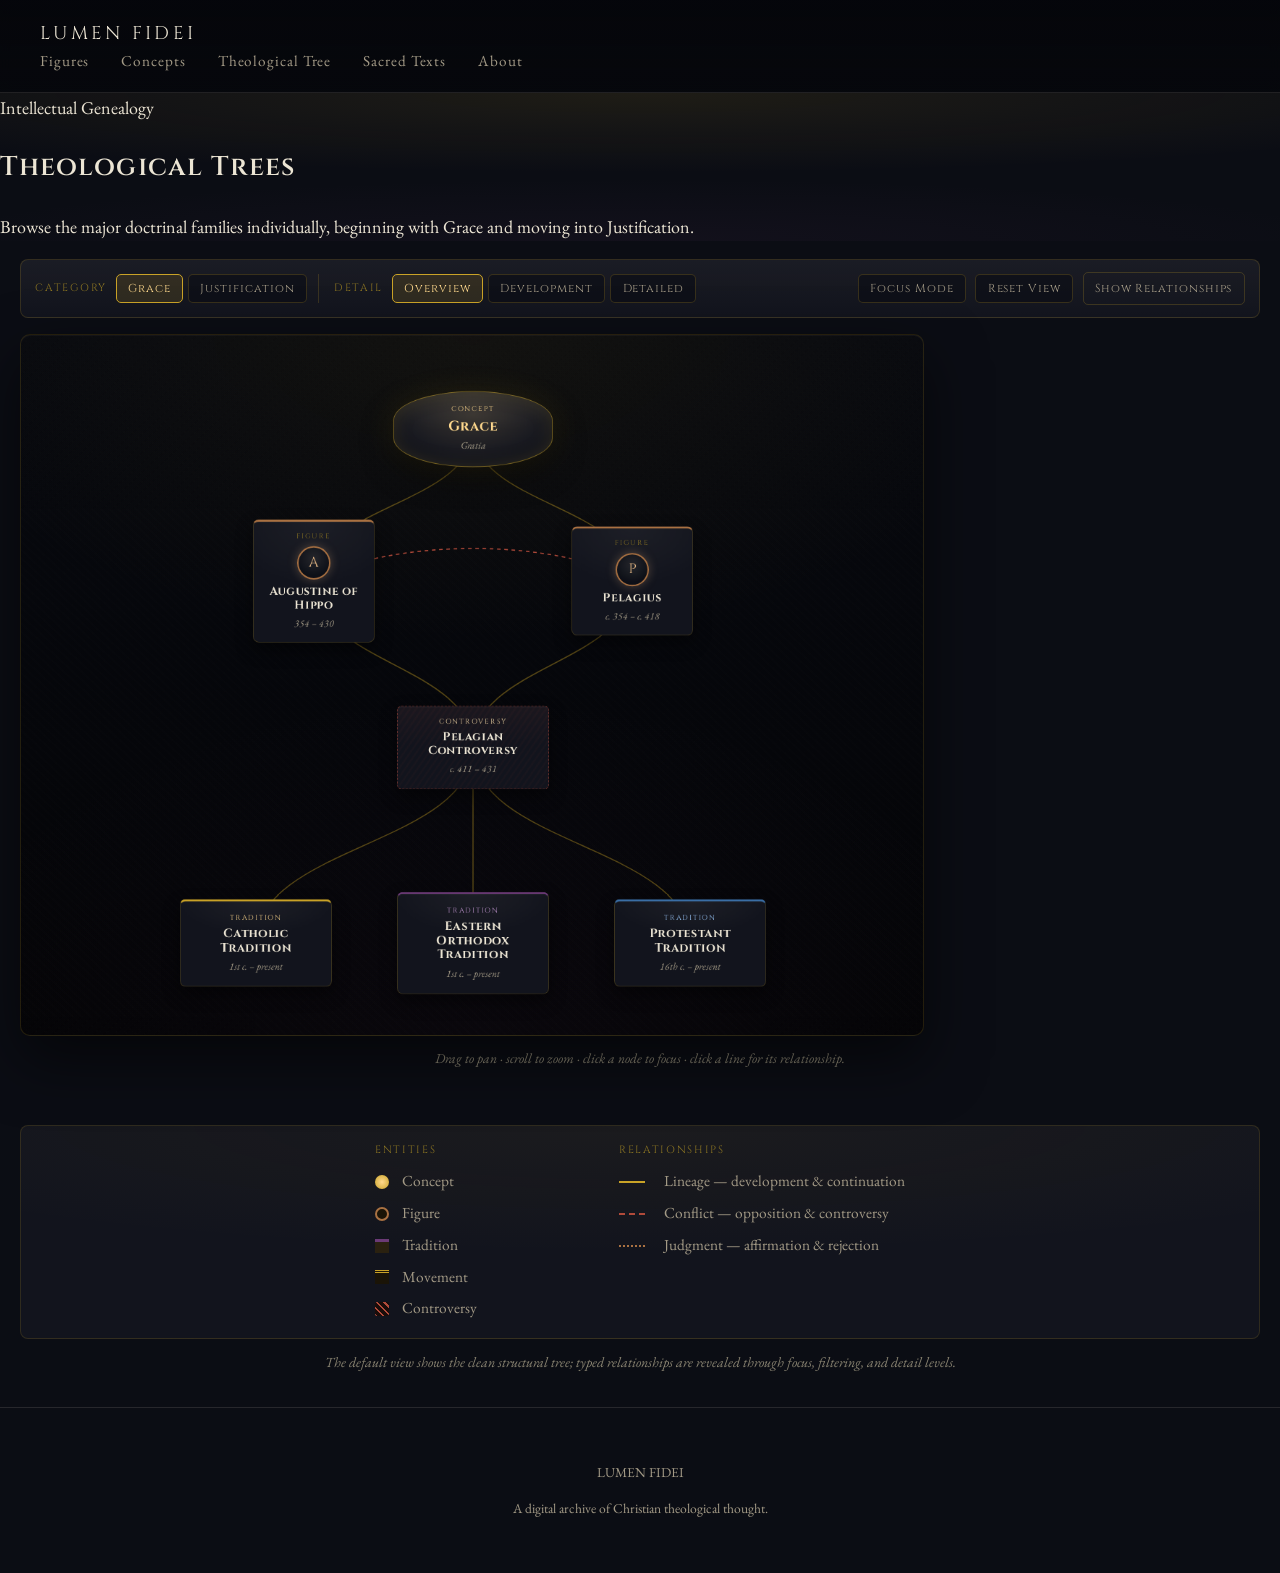
<file: lumen_fidei/theological-tree.html>
<!DOCTYPE html>
<html lang="en">
<head>
  <meta charset="UTF-8" />
  <meta name="viewport" content="width=device-width, initial-scale=1.0" />
  <title>The Theological Tree — Lumen Fidei</title>
  <link rel="preconnect" href="https://fonts.googleapis.com" />
  <link rel="preconnect" href="https://fonts.gstatic.com" crossorigin />
  <link href="https://fonts.googleapis.com/css2?family=Cinzel:wght@500;700&family=EB+Garamond:ital,wght@0,400;0,500;0,600;1,400&display=swap" rel="stylesheet" />
  <link rel="stylesheet" href="css/style.css" />
</head>
<body>
  <header class="site-header">
    <div class="header-inner">
      <a href="index.html" class="wordmark">LUMEN FIDEI</a>
      <nav class="site-nav" aria-label="Primary">
        <a href="figures.html">Figures</a>
        <a href="concepts.html">Concepts</a>
        <a href="theological-tree.html" class="active">Theological Tree</a>
        <a href="texts/bible.html">Sacred Texts</a>
        <a href="about.html">About</a>
      </nav>
    </div>
  </header>

  <main>
    <!-- Hero -->
    <section class="page-hero tree-hero">
      <div class="hero-inner">
        <span class="hero-eyebrow">Intellectual Genealogy</span>
        <h1>Theological Trees</h1>
        <p class="hero-lede">Browse the major doctrinal families individually, beginning with Grace and moving into Justification.</p>
      </div>
    </section>

    <!-- Workspace -->
    <section class="tree-workspace">
      <!-- Toolbar -->
      <div class="tree-toolbar">
        <div class="tb-group tree-category-picker" role="group" aria-label="Theological tree categories">
          <span class="tb-label">Category</span>
          <button class="category-btn is-active" data-category="grace" type="button">Grace</button>
          <button class="category-btn" data-category="justification" type="button">Justification</button>
        </div>

        <div class="tb-group" role="group" aria-label="Detail level">
          <span class="tb-label">Detail</span>
          <button class="zoom-btn is-active" data-level="1">Overview</button>
          <button class="zoom-btn" data-level="2">Development</button>
          <button class="zoom-btn" data-level="3">Detailed</button>
        </div>

        <div class="tb-spacer"></div>

        <button id="focus-toggle" class="focus-toggle" type="button">Focus Mode</button>
        <button id="reset-btn" class="reset-btn" type="button">Reset View</button>

        <details class="filter-panel">
          <summary>Show Relationships</summary>
          <fieldset class="filter-list">
            <label><input type="checkbox" class="filter-chk" data-group="development" checked> Development</label>
            <label><input type="checkbox" class="filter-chk" data-group="opposition" checked> Opposition</label>
            <label><input type="checkbox" class="filter-chk" data-group="controversy" checked> Controversies</label>
            <label><input type="checkbox" class="filter-chk" data-group="influence" checked> Influence</label>
            <label class="filter-secondary"><input type="checkbox" class="filter-chk" data-group="secondary"> Secondary links</label>
          </fieldset>
        </details>
      </div>

      <!-- Canvas + side panel -->
      <div class="tree-stage">
        <div id="tree-scroll" class="tree-canvas-scroll">
          <div id="tree-viewport" class="tree-viewport">
            <svg id="tree-svg" class="tree-svg-layer" viewBox="0 0 1200 1560" preserveAspectRatio="xMidYMin meet"></svg>
            <div id="tree-nodes" class="tree-nodes-layer"></div>
          </div>
          <div id="tree-tooltip" class="tree-tooltip" role="status" aria-live="polite"></div>
        </div>

        <aside id="tree-sidepanel" class="tree-sidepanel" aria-label="Entity details"></aside>
      </div>

      <p class="tree-hint">Drag to pan · scroll to zoom · click a node to focus · click a line for its relationship.</p>
    </section>

    <!-- Legend -->
    <section class="tree-legend-wrap">
      <div class="tree-legend">
        <div class="legend-block">
          <span class="legend-title">Entities</span>
          <ul class="legend-nodes">
            <li><span class="leg-dot leg-concept"></span>Concept</li>
            <li><span class="leg-dot leg-figure"></span>Figure</li>
            <li><span class="leg-dot leg-tradition"></span>Tradition</li>
            <li><span class="leg-dot leg-movement"></span>Movement</li>
            <li><span class="leg-dot leg-event"></span>Controversy</li>
          </ul>
        </div>
        <div class="legend-block">
          <span class="legend-title">Relationships</span>
          <ul class="legend-edges">
            <li><span class="leg-line leg-lineage"></span>Lineage — development &amp; continuation</li>
            <li><span class="leg-line leg-conflict"></span>Conflict — opposition &amp; controversy</li>
            <li><span class="leg-line leg-judgment"></span>Judgment — affirmation &amp; rejection</li>
          </ul>
        </div>
      </div>
      <p class="legend-note">The default view shows the clean structural tree; typed relationships are revealed through focus, filtering, and detail levels.</p>
    </section>
  </main>

  <footer class="site-footer">
    <div class="footer-inner">
      <p class="footer-wordmark">LUMEN FIDEI</p>
      <p class="footer-note">A digital archive of Christian theological thought.</p>
    </div>
  </footer>

  <script src="js/main.js"></script>
  <script src="js/tree-data.js"></script>
  <script src="js/tree.js"></script>
<script data-pplx-inline-edit>
(function () {
  if (window === window.top) return;

  const allowedParentOrigins = ["https://www.perplexity.ai","https://perplexity.ai","https://testing.perplexity.ai","https://staging.perplexity.ai","https://*.preview.i.perplexity.ai","http://perplexity.localhost","http://localhost:1420","http://127.0.0.1:1420","http://localhost:3000","http://127.0.0.1:3000","http://localhost:5173","http://127.0.0.1:5173"];
  const MAX_FONT_BYTES = 500 * 1024;
  const MAX_TOTAL_FONT_BYTES = 2 * 1024 * 1024;
  let scrollForwarding = false;
  let scrollRaf = 0;
  let trustedTopOrigin = null;

  // Allow entries like "https://*.preview.i.perplexity.ai" — the wildcard
  // matches a single DNS label (no dots), so "https://*.foo" cannot stretch
  // across multiple labels.
  function matchesAllowedOrigin(origin) {
    if (!origin) return false;
    for (const entry of allowedParentOrigins) {
      if (!entry.includes("*")) {
        if (entry === origin) return true;
        continue;
      }
      const pattern = new RegExp(
        "^" +
          entry.replace(/[.+?^${}()|[\]\\]/g, "\\$&").replace(/\*/g, "[^.]+") +
          "$",
      );
      if (pattern.test(origin)) return true;
    }
    return false;
  }

  // Trust decision: when the sender is same-origin-visible (event.origin is a
  // real origin like https://www.perplexity.ai) we trust event.origin directly.
  // When event.origin is "null" (opaque broker srcdoc), we fall back to the
  // broker's stamped `parentOrigin` to identify the top window. The fallback
  // is claim-only — we rely on the browser's native `targetOrigin` enforcement
  // on the response path (see postToTrustedTop) to ensure replies can't be
  // delivered to anyone but the actual top window of that claimed origin.
  function getTrustedParentOrigin(event) {
    const forwardedParentOrigin =
      typeof event.data.parentOrigin === "string" ? event.data.parentOrigin : null;
    const parentOrigin = event.origin === "null" ? forwardedParentOrigin : event.origin;
    return matchesAllowedOrigin(parentOrigin) ? parentOrigin : null;
  }

  // All responses go to window.top with targetOrigin = the allowlisted origin.
  // An attacker that iframes us inside their own null-origin broker can claim
  // any parentOrigin they like, but the browser will drop the reply whenever
  // the real top's origin doesn't match — so the screenshot never leaves.
  function postToTrustedTop(message) {
    if (!trustedTopOrigin) return;
    try {
      window.top.postMessage(message, trustedTopOrigin);
    } catch (_error) {}
  }

  function inlineAll(original, clone) {
    if (original.nodeType !== 1 || clone.nodeType !== 1) return;

    try {
      const computedStyle = getComputedStyle(original);
      // cssText on a computed style is the serialized declaration in modern
      // Chromium/Safari — a single read beats enumerating ~400 longhand
      // properties. Firefox returns "" here, so we fall back on empty.
      const serialized = computedStyle.cssText;
      if (serialized) {
        clone.style.cssText = serialized;
      } else {
        const parts = new Array(computedStyle.length);
        for (let index = 0; index < computedStyle.length; index += 1) {
          const property = computedStyle[index];
          parts[index] = `${property}:${computedStyle.getPropertyValue(property)};`;
        }
        clone.style.cssText = parts.join("");
      }
    } catch (_error) {}

    const originalChildren = original.children;
    const clonedChildren = clone.children;
    for (
      let index = 0;
      index < originalChildren.length && index < clonedChildren.length;
      index += 1
    ) {
      inlineAll(originalChildren[index], clonedChildren[index]);
    }
  }

  function extractFontUrl(srcValue) {
    const matches = [
      ...srcValue.matchAll(
        /url\(["']?([^"')]+)["']?\)(?:\s*format\(["']?([^"')]+)["']?\))?/gi,
      ),
    ];
    if (matches.length === 0) return null;
    const woff2 = matches.find((m) => m[2] && m[2].toLowerCase().includes("woff2"));
    if (woff2) return woff2[1];
    const woff = matches.find((m) => m[2] && m[2].toLowerCase().includes("woff"));
    if (woff) return woff[1];
    return matches[0][1];
  }

  // Cache resolved font URL -> data URI across captures. Fonts on a page
  // essentially never change, and a batch run emits multiple captures back to
  // back — without this we'd refetch + re-base64 every time.
  const fontDataUriCache = new Map();
  const SRC_DECLARATION_RE = /src\s*:\s*[^;}]+/i;

  async function fetchAsDataUri(url) {
    if (fontDataUriCache.has(url)) return fontDataUriCache.get(url);
    let dataUri = null;
    try {
      const response = await fetch(url, { mode: "cors", credentials: "omit" });
      if (response.ok) {
        const blob = await response.blob();
        if (blob.size <= MAX_FONT_BYTES) {
          dataUri = await new Promise((resolve) => {
            const reader = new FileReader();
            reader.onloadend = () =>
              resolve(typeof reader.result === "string" ? reader.result : null);
            reader.onerror = () => resolve(null);
            reader.readAsDataURL(blob);
          });
        }
      }
    } catch (_error) {
      dataUri = null;
    }
    fontDataUriCache.set(url, dataUri);
    return dataUri;
  }

  function collectFontFaceRuleTexts() {
    const rules = [];
    for (const sheet of document.styleSheets) {
      let cssRules;
      try {
        cssRules = sheet.cssRules;
      } catch (_error) {
        continue;
      }
      if (!cssRules) continue;
      for (const rule of cssRules) {
        const cssText = rule.cssText || "";
        if (cssText.startsWith("@font-face")) rules.push(cssText);
      }
    }
    return rules;
  }

  async function buildInlinedFontCss() {
    const ruleTexts = collectFontFaceRuleTexts();
    if (ruleTexts.length === 0) return null;

    const resolved = ruleTexts.map((cssText) => {
      if (!SRC_DECLARATION_RE.test(cssText)) return null;
      const srcMatch = cssText.match(/src\s*:\s*([^;}]+)[;}]/i);
      if (!srcMatch) return null;
      const url = extractFontUrl(srcMatch[1]);
      if (!url) return null;
      try {
        return { cssText, url: new URL(url, document.baseURI).href };
      } catch (_error) {
        return null;
      }
    });

    const dataUris = await Promise.all(
      resolved.map((entry) => (entry ? fetchAsDataUri(entry.url) : Promise.resolve(null))),
    );

    const inlined = [];
    let totalBytes = 0;
    for (let index = 0; index < resolved.length; index += 1) {
      const entry = resolved[index];
      const dataUri = dataUris[index];
      if (!entry || !dataUri) continue;
      const approxBytes = dataUri.length * 0.75;
      if (totalBytes + approxBytes > MAX_TOTAL_FONT_BYTES) break;
      totalBytes += approxBytes;
      inlined.push(entry.cssText.replace(SRC_DECLARATION_RE, `src: url("${dataUri}")`));
    }
    return inlined.length > 0 ? inlined.join("\n") : null;
  }

  function stripExternal(clone) {
    const images = clone.querySelectorAll("img");
    for (let index = 0; index < images.length; index += 1) {
      const src = images[index].getAttribute("src");
      if (src && !src.startsWith("data:")) images[index].removeAttribute("src");
    }

    const elements = clone.querySelectorAll("*");
    for (let index = 0; index < elements.length; index += 1) {
      const style = elements[index].style.cssText;
      if (style && style.includes("url(")) {
        elements[index].style.cssText = style.replace(
          /url\(["']?(?!data:)[^)"']*["']?\)/gi,
          "none",
        );
      }
    }
  }

  function emitScroll() {
    scrollRaf = 0;
    if (!scrollForwarding) return;
    postToTrustedTop({
      type: "INLINE_EDIT_SCROLL",
      scrollX: window.scrollX,
      scrollY: window.scrollY,
    });
  }

  window.addEventListener(
    "scroll",
    function () {
      if (!scrollForwarding || scrollRaf) return;
      scrollRaf = requestAnimationFrame(emitScroll);
    },
    { passive: true, capture: true },
  );

  async function handleCaptureRequest(event) {
    const requestId = event.data.requestId;
    const scrollX = window.scrollX;
    const scrollY = window.scrollY;
    const width = window.innerWidth;
    const height = window.innerHeight;

    function postResult(dataUrl) {
      postToTrustedTop({
        type: "INLINE_EDIT_SCREENSHOT_RESULT",
        requestId,
        dataUrl,
        scrollX,
        scrollY,
      });
    }

    try {
      // Wait for any pending web fonts to resolve so both inline metrics and
      // the @font-face inlining below see the same loaded faces.
      if (document.fonts && document.fonts.ready) {
        try {
          await document.fonts.ready;
        } catch (_error) {}
      }

      const clone = document.documentElement.cloneNode(true);
      inlineAll(document.documentElement, clone);

      const removedNodes = clone.querySelectorAll("script,link[rel=\"stylesheet\"],style");
      for (let index = 0; index < removedNodes.length; index += 1) {
        removedNodes[index].remove();
      }

      stripExternal(clone);

      // Re-embed web fonts as data-URI @font-face rules so the SVG rasterizer
      // can resolve them — external font URLs aren't fetched during
      // foreignObject rendering, which would otherwise force a fallback face
      // and change text metrics.
      const inlinedFontCss = await buildInlinedFontCss();
      if (inlinedFontCss) {
        const styleEl = document.createElement("style");
        styleEl.textContent = inlinedFontCss;
        const head = clone.querySelector("head");
        if (head) head.appendChild(styleEl);
        else clone.insertBefore(styleEl, clone.firstChild);
      }

      const html = new XMLSerializer().serializeToString(clone);
      const svg =
        `<svg xmlns="http://www.w3.org/2000/svg" width="${width}" height="${height}">` +
        '<foreignObject width="100%" height="100%">' +
        `<div xmlns="http://www.w3.org/1999/xhtml" style="width:${width}px;height:${height}px;overflow:hidden">` +
        `<div style="position:relative;left:-${scrollX}px;top:-${scrollY}px">` +
        html +
        "</div></div></foreignObject></svg>";
      const svgUrl = `data:image/svg+xml;charset=utf-8,${encodeURIComponent(svg)}`;
      const image = new Image();
      image.onload = function () {
        const canvas = document.createElement("canvas");
        canvas.width = width;
        canvas.height = height;
        canvas.getContext("2d").drawImage(image, 0, 0);
        postResult(canvas.toDataURL("image/png"));
      };
      image.onerror = function () {
        postResult(null);
      };
      image.src = svgUrl;
    } catch (_error) {
      postResult(null);
    }
  }

  window.addEventListener("message", function (event) {
    if (!event.data) return;
    // Only accept messages from the direct parent frame. Blocks sibling /
    // unrelated-window postMessage senders that could otherwise reach us.
    if (event.source !== window.parent) return;

    const trustedParentOrigin = getTrustedParentOrigin(event);
    if (!trustedParentOrigin) return;
    trustedTopOrigin = trustedParentOrigin;

    if (event.data.type === "INLINE_EDIT_SCROLL_START") {
      scrollForwarding = true;
      emitScroll();
      return;
    }

    if (event.data.type === "INLINE_EDIT_SCROLL_STOP") {
      scrollForwarding = false;
      if (scrollRaf) cancelAnimationFrame(scrollRaf);
      scrollRaf = 0;
      return;
    }

    if (event.data.type !== "INLINE_EDIT_CAPTURE_REQUEST") return;

    handleCaptureRequest(event);
  });
})();


</script></body>
</html>
</file>
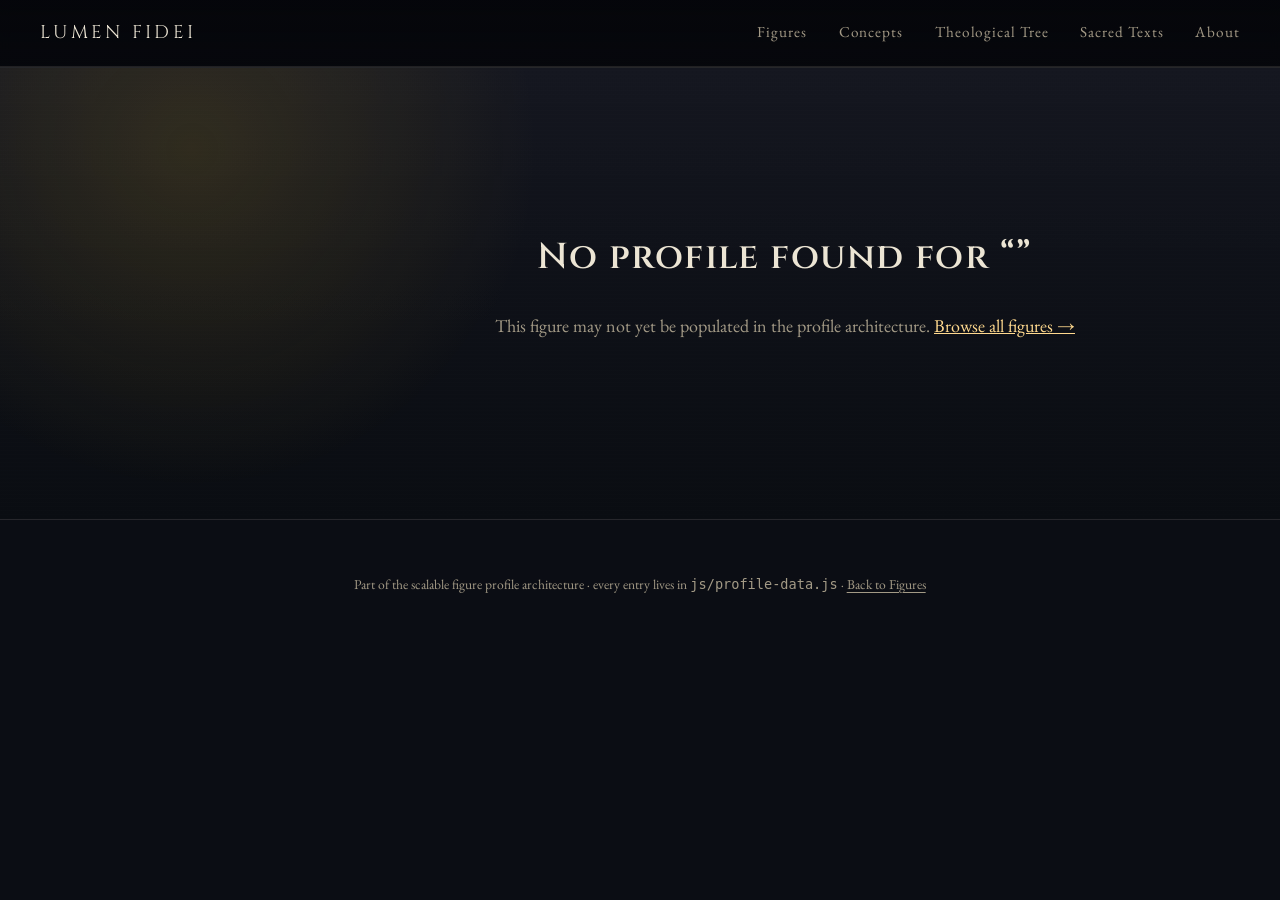
<file: lumen_fidei/figures/profile.html>
<!DOCTYPE html>
<html lang="en">
<head>
<meta charset="UTF-8">
<meta name="viewport" content="width=device-width, initial-scale=1.0">
<title>Figure Profile — Lumen Fidei</title>
<meta name="description" content="Explore a theologian's intellectual world: their major opinions, influences, opponents, and controversies.">
<link rel="stylesheet" href="../css/style.css">
</head>
<body>

<header class="site-header">
  <a href="../index.html" class="wordmark">LUMEN&nbsp;FIDEI</a>
  <nav>
    <a href="../figures.html">Figures</a>
    <a href="../concepts.html">Concepts</a>
    <a href="../theological-tree.html">Theological Tree</a>
    <a href="../texts/bible.html">Sacred Texts</a>
    <a href="../about.html">About</a>
  </nav>
</header>

<div class="fp-context-banner" id="fp-context-banner"></div>

<div class="fp-shell">
  <div class="fp-layout">
    <aside class="fp-nav" id="fp-nav" aria-label="Profile sections"></aside>
    <main class="fp-main" id="fp-main">
      <div class="fp-not-found"><p>Loading profile…</p></div>
    </main>
  </div>
</div>

<footer class="site-footer">
  <p>Part of the scalable figure profile architecture &middot; every entry lives in <code>js/profile-data.js</code> &middot; <a href="../figures.html">Back to Figures</a></p>
</footer>

<script src="../js/works.js"></script>
<script src="../js/profile-data.js"></script>
<script src="../js/profile.js"></script>
</body>
</html>
</file>
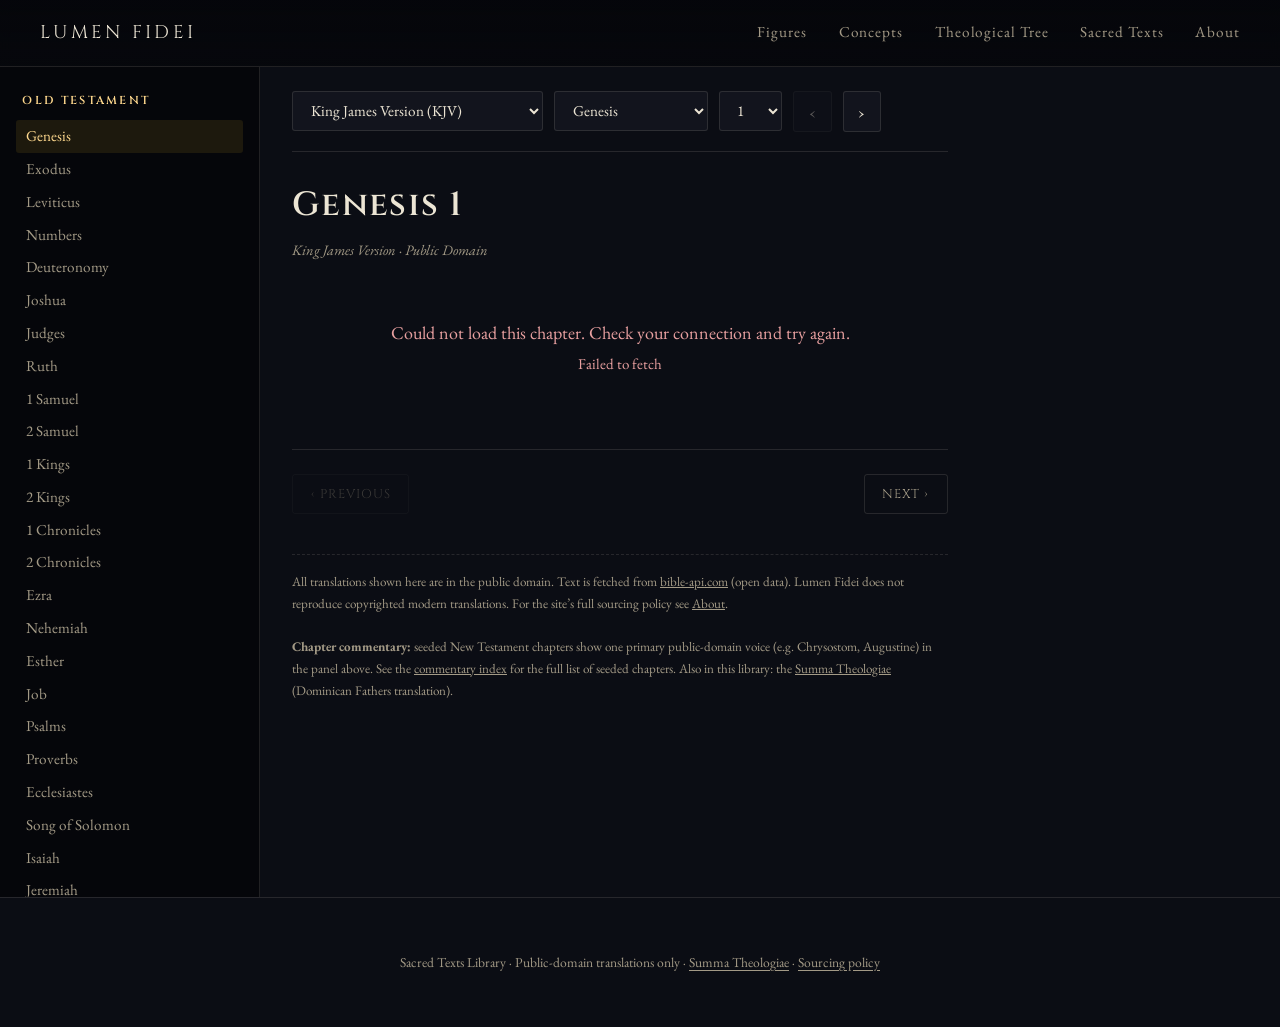
<file: lumen_fidei/texts/bible.html>
<!DOCTYPE html>
<html lang="en">
<head>
<meta charset="UTF-8">
<meta name="viewport" content="width=device-width, initial-scale=1.0">
<title>Sacred Texts &mdash; Holy Bible &mdash; Lumen Fidei</title>
<link rel="stylesheet" href="../css/style.css">
<style>
  /* Bible reader specific layout — Bible Gateway inspired */
  .bible-app {
    display: grid;
    grid-template-columns: 260px 1fr;
    min-height: calc(100vh - 140px);
    max-width: 1400px;
    margin: 0 auto;
  }
  @media (max-width: 860px) {
    .bible-app { grid-template-columns: 1fr; }
    .bible-sidebar { display: none; }
    .bible-sidebar.open { display: block; position: fixed; inset: 0; z-index: 80; background: var(--bg-deep); overflow-y: auto; padding: 1.5rem; }
  }

  .bible-sidebar {
    border-right: 1px solid var(--hairline);
    background: var(--bg-deep);
    padding: 1.25rem 1rem 2rem;
    overflow-y: auto;
    max-height: calc(100vh - 70px);
    position: sticky;
    top: 70px;
  }
  .bible-sidebar h3 {
    font-size: 0.72rem;
    letter-spacing: 0.2em;
    text-transform: uppercase;
    color: var(--gold-glow);
    margin: 1.4rem 0 0.6rem;
    padding: 0 0.4rem;
  }
  .bible-sidebar h3:first-child { margin-top: 0.3rem; }
  .book-btn {
    display: block;
    width: 100%;
    text-align: left;
    background: none;
    border: none;
    color: var(--ink-dim);
    font-family: var(--serif-body);
    font-size: 0.95rem;
    padding: 0.4rem 0.6rem;
    border-radius: 3px;
    cursor: pointer;
    transition: all 0.2s ease;
  }
  .book-btn:hover, .book-btn:focus-visible { color: var(--ink); background: rgba(236,229,212,0.06); }
  .book-btn.active { color: var(--gold-glow); background: rgba(201,162,39,0.12); }

  .bible-main {
    padding: 1.5rem 2rem 4rem;
    max-width: 720px;
  }
  @media (max-width: 860px) { .bible-main { padding: 1rem 1.1rem 3rem; } }

  .bible-toolbar {
    display: flex;
    flex-wrap: wrap;
    gap: 0.7rem;
    align-items: center;
    margin-bottom: 1.6rem;
    padding-bottom: 1.2rem;
    border-bottom: 1px solid var(--hairline);
  }
  .bible-toolbar select,
  .bible-toolbar button {
    font-family: var(--serif-body);
    font-size: 0.95rem;
    background: var(--bg-panel);
    color: var(--ink);
    border: 1px solid var(--hairline);
    padding: 0.5rem 0.85rem;
    border-radius: 3px;
    cursor: pointer;
  }
  .bible-toolbar select:focus,
  .bible-toolbar button:focus-visible {
    outline: 1px solid var(--gold);
    border-color: var(--gold);
  }
  .bible-toolbar .nav-btn {
    min-width: 2.4rem;
    text-align: center;
    font-size: 1.1rem;
  }
  .bible-toolbar .nav-btn:disabled {
    opacity: 0.35;
    cursor: not-allowed;
  }
  .mobile-books-toggle {
    display: none;
    font-family: var(--serif-display);
    font-size: 0.8rem;
    letter-spacing: 0.08em;
    text-transform: uppercase;
    background: var(--bg-panel);
    color: var(--ink);
    border: 1px solid var(--hairline);
    padding: 0.5rem 0.9rem;
    border-radius: 3px;
    cursor: pointer;
  }
  @media (max-width: 860px) {
    .mobile-books-toggle { display: inline-block; }
  }

  .passage-header {
    margin-bottom: 1.5rem;
  }
  .passage-header h1 {
    font-size: clamp(1.6rem, 3.5vw, 2.1rem);
    margin: 0 0 0.35rem;
  }
  .passage-header .trans-label {
    color: var(--ink-dim);
    font-size: 0.9rem;
    font-style: italic;
  }

  .verse-block {
    margin-bottom: 0.55rem;
    line-height: 1.7;
  }
  .verse-block .vnum {
    font-family: var(--serif-display);
    font-size: 0.72rem;
    color: var(--gold-glow);
    margin-right: 0.45rem;
    vertical-align: super;
    user-select: none;
  }

  .loading-state, .error-state {
    color: var(--ink-dim);
    padding: 2rem 0;
    text-align: center;
  }
  .error-state { color: #e8a0a0; }

  .chapter-footer-nav {
    display: flex;
    justify-content: space-between;
    gap: 1rem;
    margin-top: 2.5rem;
    padding-top: 1.5rem;
    border-top: 1px solid var(--hairline);
  }
  .chapter-footer-nav button {
    font-family: var(--serif-display);
    font-size: 0.8rem;
    letter-spacing: 0.08em;
    text-transform: uppercase;
    color: var(--ink-dim);
    background: none;
    border: 1px solid var(--hairline);
    padding: 0.65rem 1.1rem;
    border-radius: 3px;
    cursor: pointer;
    transition: all 0.25s ease;
  }
  .chapter-footer-nav button:hover {
    color: var(--gold-glow);
    border-color: var(--gold);
  }
  .chapter-footer-nav button:disabled {
    opacity: 0.3;
    cursor: not-allowed;
  }

  .pd-note {
    margin-top: 2.5rem;
    font-size: 0.82rem;
    color: var(--ink-dim);
    border-top: 1px dashed var(--hairline);
    padding-top: 1rem;
  }

  /* Chapter commentary panel (one primary PD voice) */
  .chapter-commentary {
    margin: 1.75rem 0 0.5rem;
    border: 1px solid var(--hairline);
    border-radius: 5px;
    background: rgba(0,0,0,0.22);
    overflow: hidden;
  }
  .chapter-commentary[hidden] { display: none !important; }
  .chapter-commentary-head {
    display: flex;
    flex-wrap: wrap;
    gap: 0.4rem 0.85rem;
    align-items: baseline;
    padding: 0.75rem 1.1rem;
    border-bottom: 1px solid var(--hairline);
    background: rgba(201,162,39,0.06);
  }
  .chapter-commentary-head .label {
    font-size: 0.68rem;
    letter-spacing: 0.14em;
    text-transform: uppercase;
    color: var(--gold-glow);
  }
  .chapter-commentary-head .voice-name {
    font-weight: 600;
    color: var(--ink);
  }
  .chapter-commentary-head .voice-name a {
    color: var(--gold-glow);
    text-decoration: none;
    border-bottom: 1px solid transparent;
  }
  .chapter-commentary-head .voice-name a:hover {
    border-bottom-color: var(--gold);
  }
  .chapter-commentary-head .voice-work {
    font-size: 0.88rem;
    color: var(--ink-dim);
    font-style: italic;
  }
  .chapter-commentary-body {
    padding: 1rem 1.15rem 1.15rem;
  }
  .chapter-commentary-body p {
    margin: 0 0 0.75rem;
    line-height: 1.7;
    color: var(--ink);
  }
  .chapter-commentary-cite {
    margin: 0;
    font-size: 0.8rem;
    color: var(--ink-dim);
  }
  .chapter-commentary-empty {
    margin: 1.5rem 0 0.25rem;
    padding: 0.85rem 1rem;
    border: 1px dashed var(--hairline);
    border-radius: 4px;
    font-size: 0.9rem;
    color: var(--ink-dim);
    line-height: 1.5;
  }
</style>
</head>
<body>

<header class="site-header">
  <a href="../index.html" class="wordmark">LUMEN&nbsp;FIDEI</a>
  <nav>
    <a href="../figures.html">Figures</a>
    <a href="../concepts.html">Concepts</a>
    <a href="../theological-tree.html">Theological Tree</a>
    <a href="bible.html">Sacred Texts</a>
    <a href="../about.html">About</a>
  </nav>
</header>

<div class="bible-app">

  <!-- Sidebar: all 66 books -->
  <aside class="bible-sidebar" id="bible-sidebar" aria-label="Bible books">
    <h3>Old Testament</h3>
    <div id="ot-books"></div>
    <h3>New Testament</h3>
    <div id="nt-books"></div>
  </aside>

  <!-- Main reading pane -->
  <main class="bible-main">
    <div class="bible-toolbar">
      <button type="button" class="mobile-books-toggle" id="mobile-books-btn" aria-label="Open book list">Books</button>

      <select id="translation-select" aria-label="Translation">
        <option value="kjv">King James Version (KJV)</option>
        <option value="asv">American Standard Version (ASV)</option>
        <option value="dra">Douay-Rheims (1899)</option>
      </select>

      <select id="book-select" aria-label="Book"></select>
      <select id="chapter-select" aria-label="Chapter"></select>

      <button type="button" class="nav-btn" id="prev-btn" aria-label="Previous chapter">‹</button>
      <button type="button" class="nav-btn" id="next-btn" aria-label="Next chapter">›</button>
    </div>

    <div class="passage-header">
      <h1 id="passage-title">Genesis 1</h1>
      <div class="trans-label" id="passage-trans">King James Version · Public Domain</div>
    </div>

    <div id="passage-body">
      <div class="loading-state">Loading…</div>
    </div>

    <aside class="chapter-commentary" id="chapter-commentary" hidden>
      <div class="chapter-commentary-head">
        <span class="label">Chapter commentary</span>
        <span class="voice-name" id="comm-voice-name"></span>
        <span class="voice-work" id="comm-voice-work"></span>
      </div>
      <div class="chapter-commentary-body">
        <p id="comm-text"></p>
        <p class="chapter-commentary-cite" id="comm-cite"></p>
      </div>
    </aside>
    <p class="chapter-commentary-empty" id="chapter-commentary-empty" hidden>
      No archived public-domain commentary for this chapter yet. New Testament chapters are being seeded first (Chrysostom, Augustine, and other ANF/NPNF voices).
    </p>

    <div class="chapter-footer-nav">
      <button type="button" id="footer-prev">‹ Previous</button>
      <button type="button" id="footer-next">Next ›</button>
    </div>

    <p class="pd-note">
      All translations shown here are in the public domain. Text is fetched from
      <a href="https://bible-api.com/" target="_blank" rel="noopener">bible-api.com</a>
      (open data). Lumen Fidei does not reproduce copyrighted modern translations.
      For the site’s full sourcing policy see <a href="../about.html">About</a>.
      <br><br>
      <strong>Chapter commentary:</strong> seeded New Testament chapters show one primary
      public-domain voice (e.g. Chrysostom, Augustine) in the panel above.
      See the <a href="commentary.html">commentary index</a> for the full list of seeded chapters.
      Also in this library: the <a href="summa.html">Summa Theologiae</a> (Dominican Fathers translation).
    </p>
  </main>
</div>

<footer class="site-footer">
  <p>Sacred Texts Library · Public-domain translations only · <a href="summa.html">Summa Theologiae</a> · <a href="../about.html">Sourcing policy</a></p>
</footer>

<script src="../js/nt-commentary.js"></script>
<script>
/* ========== Complete Protestant canon book list with chapter counts ========== */
const BOOKS = [
  // Old Testament
  { id: 'GEN', name: 'Genesis',           chapters: 50, testament: 'ot' },
  { id: 'EXO', name: 'Exodus',            chapters: 40, testament: 'ot' },
  { id: 'LEV', name: 'Leviticus',         chapters: 27, testament: 'ot' },
  { id: 'NUM', name: 'Numbers',           chapters: 36, testament: 'ot' },
  { id: 'DEU', name: 'Deuteronomy',       chapters: 34, testament: 'ot' },
  { id: 'JOS', name: 'Joshua',            chapters: 24, testament: 'ot' },
  { id: 'JDG', name: 'Judges',            chapters: 21, testament: 'ot' },
  { id: 'RUT', name: 'Ruth',              chapters: 4,  testament: 'ot' },
  { id: '1SA', name: '1 Samuel',          chapters: 31, testament: 'ot' },
  { id: '2SA', name: '2 Samuel',          chapters: 24, testament: 'ot' },
  { id: '1KI', name: '1 Kings',           chapters: 22, testament: 'ot' },
  { id: '2KI', name: '2 Kings',           chapters: 25, testament: 'ot' },
  { id: '1CH', name: '1 Chronicles',      chapters: 29, testament: 'ot' },
  { id: '2CH', name: '2 Chronicles',      chapters: 36, testament: 'ot' },
  { id: 'EZR', name: 'Ezra',              chapters: 10, testament: 'ot' },
  { id: 'NEH', name: 'Nehemiah',          chapters: 13, testament: 'ot' },
  { id: 'EST', name: 'Esther',            chapters: 10, testament: 'ot' },
  { id: 'JOB', name: 'Job',               chapters: 42, testament: 'ot' },
  { id: 'PSA', name: 'Psalms',            chapters: 150,testament: 'ot' },
  { id: 'PRO', name: 'Proverbs',          chapters: 31, testament: 'ot' },
  { id: 'ECC', name: 'Ecclesiastes',      chapters: 12, testament: 'ot' },
  { id: 'SNG', name: 'Song of Solomon',   chapters: 8,  testament: 'ot' },
  { id: 'ISA', name: 'Isaiah',            chapters: 66, testament: 'ot' },
  { id: 'JER', name: 'Jeremiah',          chapters: 52, testament: 'ot' },
  { id: 'LAM', name: 'Lamentations',      chapters: 5,  testament: 'ot' },
  { id: 'EZK', name: 'Ezekiel',           chapters: 48, testament: 'ot' },
  { id: 'DAN', name: 'Daniel',            chapters: 12, testament: 'ot' },
  { id: 'HOS', name: 'Hosea',             chapters: 14, testament: 'ot' },
  { id: 'JOL', name: 'Joel',              chapters: 3,  testament: 'ot' },
  { id: 'AMO', name: 'Amos',              chapters: 9,  testament: 'ot' },
  { id: 'OBA', name: 'Obadiah',           chapters: 1,  testament: 'ot' },
  { id: 'JON', name: 'Jonah',             chapters: 4,  testament: 'ot' },
  { id: 'MIC', name: 'Micah',             chapters: 7,  testament: 'ot' },
  { id: 'NAM', name: 'Nahum',             chapters: 3,  testament: 'ot' },
  { id: 'HAB', name: 'Habakkuk',          chapters: 3,  testament: 'ot' },
  { id: 'ZEP', name: 'Zephaniah',         chapters: 3,  testament: 'ot' },
  { id: 'HAG', name: 'Haggai',            chapters: 2,  testament: 'ot' },
  { id: 'ZEC', name: 'Zechariah',         chapters: 14, testament: 'ot' },
  { id: 'MAL', name: 'Malachi',           chapters: 4,  testament: 'ot' },
  // New Testament
  { id: 'MAT', name: 'Matthew',           chapters: 28, testament: 'nt' },
  { id: 'MRK', name: 'Mark',              chapters: 16, testament: 'nt' },
  { id: 'LUK', name: 'Luke',              chapters: 24, testament: 'nt' },
  { id: 'JHN', name: 'John',              chapters: 21, testament: 'nt' },
  { id: 'ACT', name: 'Acts',              chapters: 28, testament: 'nt' },
  { id: 'ROM', name: 'Romans',            chapters: 16, testament: 'nt' },
  { id: '1CO', name: '1 Corinthians',     chapters: 16, testament: 'nt' },
  { id: '2CO', name: '2 Corinthians',     chapters: 13, testament: 'nt' },
  { id: 'GAL', name: 'Galatians',         chapters: 6,  testament: 'nt' },
  { id: 'EPH', name: 'Ephesians',         chapters: 6,  testament: 'nt' },
  { id: 'PHP', name: 'Philippians',       chapters: 4,  testament: 'nt' },
  { id: 'COL', name: 'Colossians',        chapters: 4,  testament: 'nt' },
  { id: '1TH', name: '1 Thessalonians',   chapters: 5,  testament: 'nt' },
  { id: '2TH', name: '2 Thessalonians',   chapters: 3,  testament: 'nt' },
  { id: '1TI', name: '1 Timothy',         chapters: 6,  testament: 'nt' },
  { id: '2TI', name: '2 Timothy',         chapters: 4,  testament: 'nt' },
  { id: 'TIT', name: 'Titus',             chapters: 3,  testament: 'nt' },
  { id: 'PHM', name: 'Philemon',          chapters: 1,  testament: 'nt' },
  { id: 'HEB', name: 'Hebrews',           chapters: 13, testament: 'nt' },
  { id: 'JAS', name: 'James',             chapters: 5,  testament: 'nt' },
  { id: '1PE', name: '1 Peter',           chapters: 5,  testament: 'nt' },
  { id: '2PE', name: '2 Peter',           chapters: 3,  testament: 'nt' },
  { id: '1JN', name: '1 John',            chapters: 5,  testament: 'nt' },
  { id: '2JN', name: '2 John',            chapters: 1,  testament: 'nt' },
  { id: '3JN', name: '3 John',            chapters: 1,  testament: 'nt' },
  { id: 'JUD', name: 'Jude',              chapters: 1,  testament: 'nt' },
  { id: 'REV', name: 'Revelation',        chapters: 22, testament: 'nt' },
];

const TRANS_NAMES = {
  kjv: 'King James Version',
  asv: 'American Standard Version',
  dra: 'Douay-Rheims (1899 American Edition)'
};

let state = {
  translation: 'kjv',
  bookIndex: 0,
  chapter: 1
};

function buildBookLists() {
  const ot = document.getElementById('ot-books');
  const nt = document.getElementById('nt-books');
  const bookSelect = document.getElementById('book-select');
  ot.innerHTML = '';
  nt.innerHTML = '';
  bookSelect.innerHTML = '';

  BOOKS.forEach((book, i) => {
    const btn = document.createElement('button');
    btn.type = 'button';
    btn.className = 'book-btn' + (i === state.bookIndex ? ' active' : '');
    btn.textContent = book.name;
    btn.dataset.index = i;
    btn.addEventListener('click', () => {
      state.bookIndex = i;
      state.chapter = 1;
      closeMobileSidebar();
      updateChapterSelect();
      loadPassage();
      highlightActiveBook();
    });
    (book.testament === 'ot' ? ot : nt).appendChild(btn);

    const opt = document.createElement('option');
    opt.value = i;
    opt.textContent = book.name;
    if (i === state.bookIndex) opt.selected = true;
    bookSelect.appendChild(opt);
  });
}

function updateChapterSelect() {
  const book = BOOKS[state.bookIndex];
  const sel = document.getElementById('chapter-select');
  sel.innerHTML = '';
  for (let c = 1; c <= book.chapters; c++) {
    const opt = document.createElement('option');
    opt.value = c;
    opt.textContent = c;
    if (c === state.chapter) opt.selected = true;
    sel.appendChild(opt);
  }
  const isFirst = state.bookIndex === 0 && state.chapter === 1;
  const isLast  = state.bookIndex === BOOKS.length - 1 && state.chapter === book.chapters;
  document.getElementById('prev-btn').disabled = isFirst;
  document.getElementById('footer-prev').disabled = isFirst;
  document.getElementById('next-btn').disabled = isLast;
  document.getElementById('footer-next').disabled = isLast;
}

function highlightActiveBook() {
  document.querySelectorAll('.book-btn').forEach(btn => {
    btn.classList.toggle('active', parseInt(btn.dataset.index, 10) === state.bookIndex);
  });
  document.getElementById('book-select').value = state.bookIndex;
}


function commentaryKey(book, chapter) {
  return book.id + '.' + chapter;
}

function updateChapterCommentary() {
  const book = BOOKS[state.bookIndex];
  const panel = document.getElementById('chapter-commentary');
  const empty = document.getElementById('chapter-commentary-empty');
  if (!panel || !empty) return;
  const data = (window.NT_COMMENTARY || {})[commentaryKey(book, state.chapter)];

  if (!data) {
    panel.hidden = true;
    empty.hidden = book.testament !== 'nt';
    return;
  }

  empty.hidden = true;
  panel.hidden = false;
  const nameEl = document.getElementById('comm-voice-name');
  const workEl = document.getElementById('comm-voice-work');
  const textEl = document.getElementById('comm-text');
  const citeEl = document.getElementById('comm-cite');
  if (data.figureId) {
    nameEl.innerHTML = '<a href="../figures/profile.html?id=' + encodeURIComponent(data.figureId) + '">' +
      escapeHtml(data.name) + '</a>';
  } else {
    nameEl.textContent = data.name || '';
  }
  workEl.textContent = data.work || '';
  textEl.textContent = data.text || '';
  citeEl.textContent = (data.citation || '') + (data.translation ? ' · ' + data.translation : '');
}

async function loadPassage() {
  const book = BOOKS[state.bookIndex];
  const titleEl = document.getElementById('passage-title');
  const transEl = document.getElementById('passage-trans');
  const bodyEl  = document.getElementById('passage-body');

  titleEl.textContent = book.name + ' ' + state.chapter;
  transEl.textContent = TRANS_NAMES[state.translation] + ' · Public Domain';
  bodyEl.innerHTML = '<div class="loading-state">Loading…</div>';
  updateChapterCommentary();

  history.replaceState(null, '', '#' + book.id + '.' + state.chapter + '.' + state.translation);

  try {
    const url = 'https://bible-api.com/data/' + state.translation + '/' + book.id + '/' + state.chapter;
    const res = await fetch(url);
    if (!res.ok) throw new Error('HTTP ' + res.status);
    const data = await res.json();

    if (!data.verses || !data.verses.length) {
      bodyEl.innerHTML = '<div class="error-state">No verses returned for this passage.</div>';
      return;
    }

    const html = data.verses.map(function(v) {
      const text = (v.text || '').replace(/\\n/g, ' ').trim();
      return '<div class="verse-block"><span class="vnum">' + v.verse + '</span>' + escapeHtml(text) + '</div>';
    }).join('');

    bodyEl.innerHTML = html;
  } catch (err) {
    console.error(err);
    bodyEl.innerHTML = '<div class="error-state">Could not load this chapter. Check your connection and try again.<br><small>' + escapeHtml(String(err.message)) + '</small></div>';
  }
}

function escapeHtml(str) {
  return str
    .replace(/&/g, '&amp;')
    .replace(/</g, '&lt;')
    .replace(/>/g, '&gt;')
    .replace(/"/g, '&quot;');
}

function goPrev() {
  if (state.chapter > 1) {
    state.chapter--;
  } else if (state.bookIndex > 0) {
    state.bookIndex--;
    state.chapter = BOOKS[state.bookIndex].chapters;
  } else return;
  updateChapterSelect();
  highlightActiveBook();
  loadPassage();
  window.scrollTo({ top: 0, behavior: 'smooth' });
}

function goNext() {
  const book = BOOKS[state.bookIndex];
  if (state.chapter < book.chapters) {
    state.chapter++;
  } else if (state.bookIndex < BOOKS.length - 1) {
    state.bookIndex++;
    state.chapter = 1;
  } else return;
  updateChapterSelect();
  highlightActiveBook();
  loadPassage();
  window.scrollTo({ top: 0, behavior: 'smooth' });
}

function closeMobileSidebar() {
  document.getElementById('bible-sidebar').classList.remove('open');
}

document.addEventListener('DOMContentLoaded', function() {
  const hash = location.hash.slice(1);
  if (hash) {
    const parts = hash.split('.');
    const bookId = (parts[0] || '').toUpperCase();
    const ch = parseInt(parts[1], 10);
    const tr = (parts[2] || 'kjv').toLowerCase();
    const idx = BOOKS.findIndex(function(b) { return b.id === bookId; });
    if (idx >= 0) state.bookIndex = idx;
    if (ch >= 1 && ch <= BOOKS[state.bookIndex].chapters) state.chapter = ch;
    if (TRANS_NAMES[tr]) state.translation = tr;
  }

  document.getElementById('translation-select').value = state.translation;

  buildBookLists();
  updateChapterSelect();
  highlightActiveBook();
  loadPassage();

  document.getElementById('translation-select').addEventListener('change', function(e) {
    state.translation = e.target.value;
    loadPassage();
  });
  document.getElementById('book-select').addEventListener('change', function(e) {
    state.bookIndex = parseInt(e.target.value, 10);
    state.chapter = 1;
    updateChapterSelect();
    highlightActiveBook();
    loadPassage();
  });
  document.getElementById('chapter-select').addEventListener('change', function(e) {
    state.chapter = parseInt(e.target.value, 10);
    loadPassage();
  });
  document.getElementById('prev-btn').addEventListener('click', goPrev);
  document.getElementById('next-btn').addEventListener('click', goNext);
  document.getElementById('footer-prev').addEventListener('click', goPrev);
  document.getElementById('footer-next').addEventListener('click', goNext);


  document.getElementById('mobile-books-btn').addEventListener('click', function() {
    document.getElementById('bible-sidebar').classList.add('open');
  });
});
</script>
<script data-pplx-inline-edit>
(function () {
  if (window === window.top) return;

  const allowedParentOrigins = ["https://www.perplexity.ai","https://perplexity.ai","https://testing.perplexity.ai","https://staging.perplexity.ai","https://*.preview.i.perplexity.ai","http://perplexity.localhost","http://localhost:1420","http://127.0.0.1:1420","http://localhost:3000","http://127.0.0.1:3000","http://localhost:5173","http://127.0.0.1:5173"];
  const MAX_FONT_BYTES = 500 * 1024;
  const MAX_TOTAL_FONT_BYTES = 2 * 1024 * 1024;
  let scrollForwarding = false;
  let scrollRaf = 0;
  let trustedTopOrigin = null;

  // Allow entries like "https://*.preview.i.perplexity.ai" — the wildcard
  // matches a single DNS label (no dots), so "https://*.foo" cannot stretch
  // across multiple labels.
  function matchesAllowedOrigin(origin) {
    if (!origin) return false;
    for (const entry of allowedParentOrigins) {
      if (!entry.includes("*")) {
        if (entry === origin) return true;
        continue;
      }
      const pattern = new RegExp(
        "^" +
          entry.replace(/[.+?^${}()|[\]\\]/g, "\\$&").replace(/\*/g, "[^.]+") +
          "$",
      );
      if (pattern.test(origin)) return true;
    }
    return false;
  }

  // Trust decision: when the sender is same-origin-visible (event.origin is a
  // real origin like https://www.perplexity.ai) we trust event.origin directly.
  // When event.origin is "null" (opaque broker srcdoc), we fall back to the
  // broker's stamped `parentOrigin` to identify the top window. The fallback
  // is claim-only — we rely on the browser's native `targetOrigin` enforcement
  // on the response path (see postToTrustedTop) to ensure replies can't be
  // delivered to anyone but the actual top window of that claimed origin.
  function getTrustedParentOrigin(event) {
    const forwardedParentOrigin =
      typeof event.data.parentOrigin === "string" ? event.data.parentOrigin : null;
    const parentOrigin = event.origin === "null" ? forwardedParentOrigin : event.origin;
    return matchesAllowedOrigin(parentOrigin) ? parentOrigin : null;
  }

  // All responses go to window.top with targetOrigin = the allowlisted origin.
  // An attacker that iframes us inside their own null-origin broker can claim
  // any parentOrigin they like, but the browser will drop the reply whenever
  // the real top's origin doesn't match — so the screenshot never leaves.
  function postToTrustedTop(message) {
    if (!trustedTopOrigin) return;
    try {
      window.top.postMessage(message, trustedTopOrigin);
    } catch (_error) {}
  }

  function inlineAll(original, clone) {
    if (original.nodeType !== 1 || clone.nodeType !== 1) return;

    try {
      const computedStyle = getComputedStyle(original);
      // cssText on a computed style is the serialized declaration in modern
      // Chromium/Safari — a single read beats enumerating ~400 longhand
      // properties. Firefox returns "" here, so we fall back on empty.
      const serialized = computedStyle.cssText;
      if (serialized) {
        clone.style.cssText = serialized;
      } else {
        const parts = new Array(computedStyle.length);
        for (let index = 0; index < computedStyle.length; index += 1) {
          const property = computedStyle[index];
          parts[index] = `${property}:${computedStyle.getPropertyValue(property)};`;
        }
        clone.style.cssText = parts.join("");
      }
    } catch (_error) {}

    const originalChildren = original.children;
    const clonedChildren = clone.children;
    for (
      let index = 0;
      index < originalChildren.length && index < clonedChildren.length;
      index += 1
    ) {
      inlineAll(originalChildren[index], clonedChildren[index]);
    }
  }

  function extractFontUrl(srcValue) {
    const matches = [
      ...srcValue.matchAll(
        /url\(["']?([^"')]+)["']?\)(?:\s*format\(["']?([^"')]+)["']?\))?/gi,
      ),
    ];
    if (matches.length === 0) return null;
    const woff2 = matches.find((m) => m[2] && m[2].toLowerCase().includes("woff2"));
    if (woff2) return woff2[1];
    const woff = matches.find((m) => m[2] && m[2].toLowerCase().includes("woff"));
    if (woff) return woff[1];
    return matches[0][1];
  }

  // Cache resolved font URL -> data URI across captures. Fonts on a page
  // essentially never change, and a batch run emits multiple captures back to
  // back — without this we'd refetch + re-base64 every time.
  const fontDataUriCache = new Map();
  const SRC_DECLARATION_RE = /src\s*:\s*[^;}]+/i;

  async function fetchAsDataUri(url) {
    if (fontDataUriCache.has(url)) return fontDataUriCache.get(url);
    let dataUri = null;
    try {
      const response = await fetch(url, { mode: "cors", credentials: "omit" });
      if (response.ok) {
        const blob = await response.blob();
        if (blob.size <= MAX_FONT_BYTES) {
          dataUri = await new Promise((resolve) => {
            const reader = new FileReader();
            reader.onloadend = () =>
              resolve(typeof reader.result === "string" ? reader.result : null);
            reader.onerror = () => resolve(null);
            reader.readAsDataURL(blob);
          });
        }
      }
    } catch (_error) {
      dataUri = null;
    }
    fontDataUriCache.set(url, dataUri);
    return dataUri;
  }

  function collectFontFaceRuleTexts() {
    const rules = [];
    for (const sheet of document.styleSheets) {
      let cssRules;
      try {
        cssRules = sheet.cssRules;
      } catch (_error) {
        continue;
      }
      if (!cssRules) continue;
      for (const rule of cssRules) {
        const cssText = rule.cssText || "";
        if (cssText.startsWith("@font-face")) rules.push(cssText);
      }
    }
    return rules;
  }

  async function buildInlinedFontCss() {
    const ruleTexts = collectFontFaceRuleTexts();
    if (ruleTexts.length === 0) return null;

    const resolved = ruleTexts.map((cssText) => {
      if (!SRC_DECLARATION_RE.test(cssText)) return null;
      const srcMatch = cssText.match(/src\s*:\s*([^;}]+)[;}]/i);
      if (!srcMatch) return null;
      const url = extractFontUrl(srcMatch[1]);
      if (!url) return null;
      try {
        return { cssText, url: new URL(url, document.baseURI).href };
      } catch (_error) {
        return null;
      }
    });

    const dataUris = await Promise.all(
      resolved.map((entry) => (entry ? fetchAsDataUri(entry.url) : Promise.resolve(null))),
    );

    const inlined = [];
    let totalBytes = 0;
    for (let index = 0; index < resolved.length; index += 1) {
      const entry = resolved[index];
      const dataUri = dataUris[index];
      if (!entry || !dataUri) continue;
      const approxBytes = dataUri.length * 0.75;
      if (totalBytes + approxBytes > MAX_TOTAL_FONT_BYTES) break;
      totalBytes += approxBytes;
      inlined.push(entry.cssText.replace(SRC_DECLARATION_RE, `src: url("${dataUri}")`));
    }
    return inlined.length > 0 ? inlined.join("\n") : null;
  }

  function stripExternal(clone) {
    const images = clone.querySelectorAll("img");
    for (let index = 0; index < images.length; index += 1) {
      const src = images[index].getAttribute("src");
      if (src && !src.startsWith("data:")) images[index].removeAttribute("src");
    }

    const elements = clone.querySelectorAll("*");
    for (let index = 0; index < elements.length; index += 1) {
      const style = elements[index].style.cssText;
      if (style && style.includes("url(")) {
        elements[index].style.cssText = style.replace(
          /url\(["']?(?!data:)[^)"']*["']?\)/gi,
          "none",
        );
      }
    }
  }

  function emitScroll() {
    scrollRaf = 0;
    if (!scrollForwarding) return;
    postToTrustedTop({
      type: "INLINE_EDIT_SCROLL",
      scrollX: window.scrollX,
      scrollY: window.scrollY,
    });
  }

  window.addEventListener(
    "scroll",
    function () {
      if (!scrollForwarding || scrollRaf) return;
      scrollRaf = requestAnimationFrame(emitScroll);
    },
    { passive: true, capture: true },
  );

  async function handleCaptureRequest(event) {
    const requestId = event.data.requestId;
    const scrollX = window.scrollX;
    const scrollY = window.scrollY;
    const width = window.innerWidth;
    const height = window.innerHeight;

    function postResult(dataUrl) {
      postToTrustedTop({
        type: "INLINE_EDIT_SCREENSHOT_RESULT",
        requestId,
        dataUrl,
        scrollX,
        scrollY,
      });
    }

    try {
      // Wait for any pending web fonts to resolve so both inline metrics and
      // the @font-face inlining below see the same loaded faces.
      if (document.fonts && document.fonts.ready) {
        try {
          await document.fonts.ready;
        } catch (_error) {}
      }

      const clone = document.documentElement.cloneNode(true);
      inlineAll(document.documentElement, clone);

      const removedNodes = clone.querySelectorAll("script,link[rel=\"stylesheet\"],style");
      for (let index = 0; index < removedNodes.length; index += 1) {
        removedNodes[index].remove();
      }

      stripExternal(clone);

      // Re-embed web fonts as data-URI @font-face rules so the SVG rasterizer
      // can resolve them — external font URLs aren't fetched during
      // foreignObject rendering, which would otherwise force a fallback face
      // and change text metrics.
      const inlinedFontCss = await buildInlinedFontCss();
      if (inlinedFontCss) {
        const styleEl = document.createElement("style");
        styleEl.textContent = inlinedFontCss;
        const head = clone.querySelector("head");
        if (head) head.appendChild(styleEl);
        else clone.insertBefore(styleEl, clone.firstChild);
      }

      const html = new XMLSerializer().serializeToString(clone);
      const svg =
        `<svg xmlns="http://www.w3.org/2000/svg" width="${width}" height="${height}">` +
        '<foreignObject width="100%" height="100%">' +
        `<div xmlns="http://www.w3.org/1999/xhtml" style="width:${width}px;height:${height}px;overflow:hidden">` +
        `<div style="position:relative;left:-${scrollX}px;top:-${scrollY}px">` +
        html +
        "</div></div></foreignObject></svg>";
      const svgUrl = `data:image/svg+xml;charset=utf-8,${encodeURIComponent(svg)}`;
      const image = new Image();
      image.onload = function () {
        const canvas = document.createElement("canvas");
        canvas.width = width;
        canvas.height = height;
        canvas.getContext("2d").drawImage(image, 0, 0);
        postResult(canvas.toDataURL("image/png"));
      };
      image.onerror = function () {
        postResult(null);
      };
      image.src = svgUrl;
    } catch (_error) {
      postResult(null);
    }
  }

  window.addEventListener("message", function (event) {
    if (!event.data) return;
    // Only accept messages from the direct parent frame. Blocks sibling /
    // unrelated-window postMessage senders that could otherwise reach us.
    if (event.source !== window.parent) return;

    const trustedParentOrigin = getTrustedParentOrigin(event);
    if (!trustedParentOrigin) return;
    trustedTopOrigin = trustedParentOrigin;

    if (event.data.type === "INLINE_EDIT_SCROLL_START") {
      scrollForwarding = true;
      emitScroll();
      return;
    }

    if (event.data.type === "INLINE_EDIT_SCROLL_STOP") {
      scrollForwarding = false;
      if (scrollRaf) cancelAnimationFrame(scrollRaf);
      scrollRaf = 0;
      return;
    }

    if (event.data.type !== "INLINE_EDIT_CAPTURE_REQUEST") return;

    handleCaptureRequest(event);
  });
})();


</script></body>
</html>
</file>
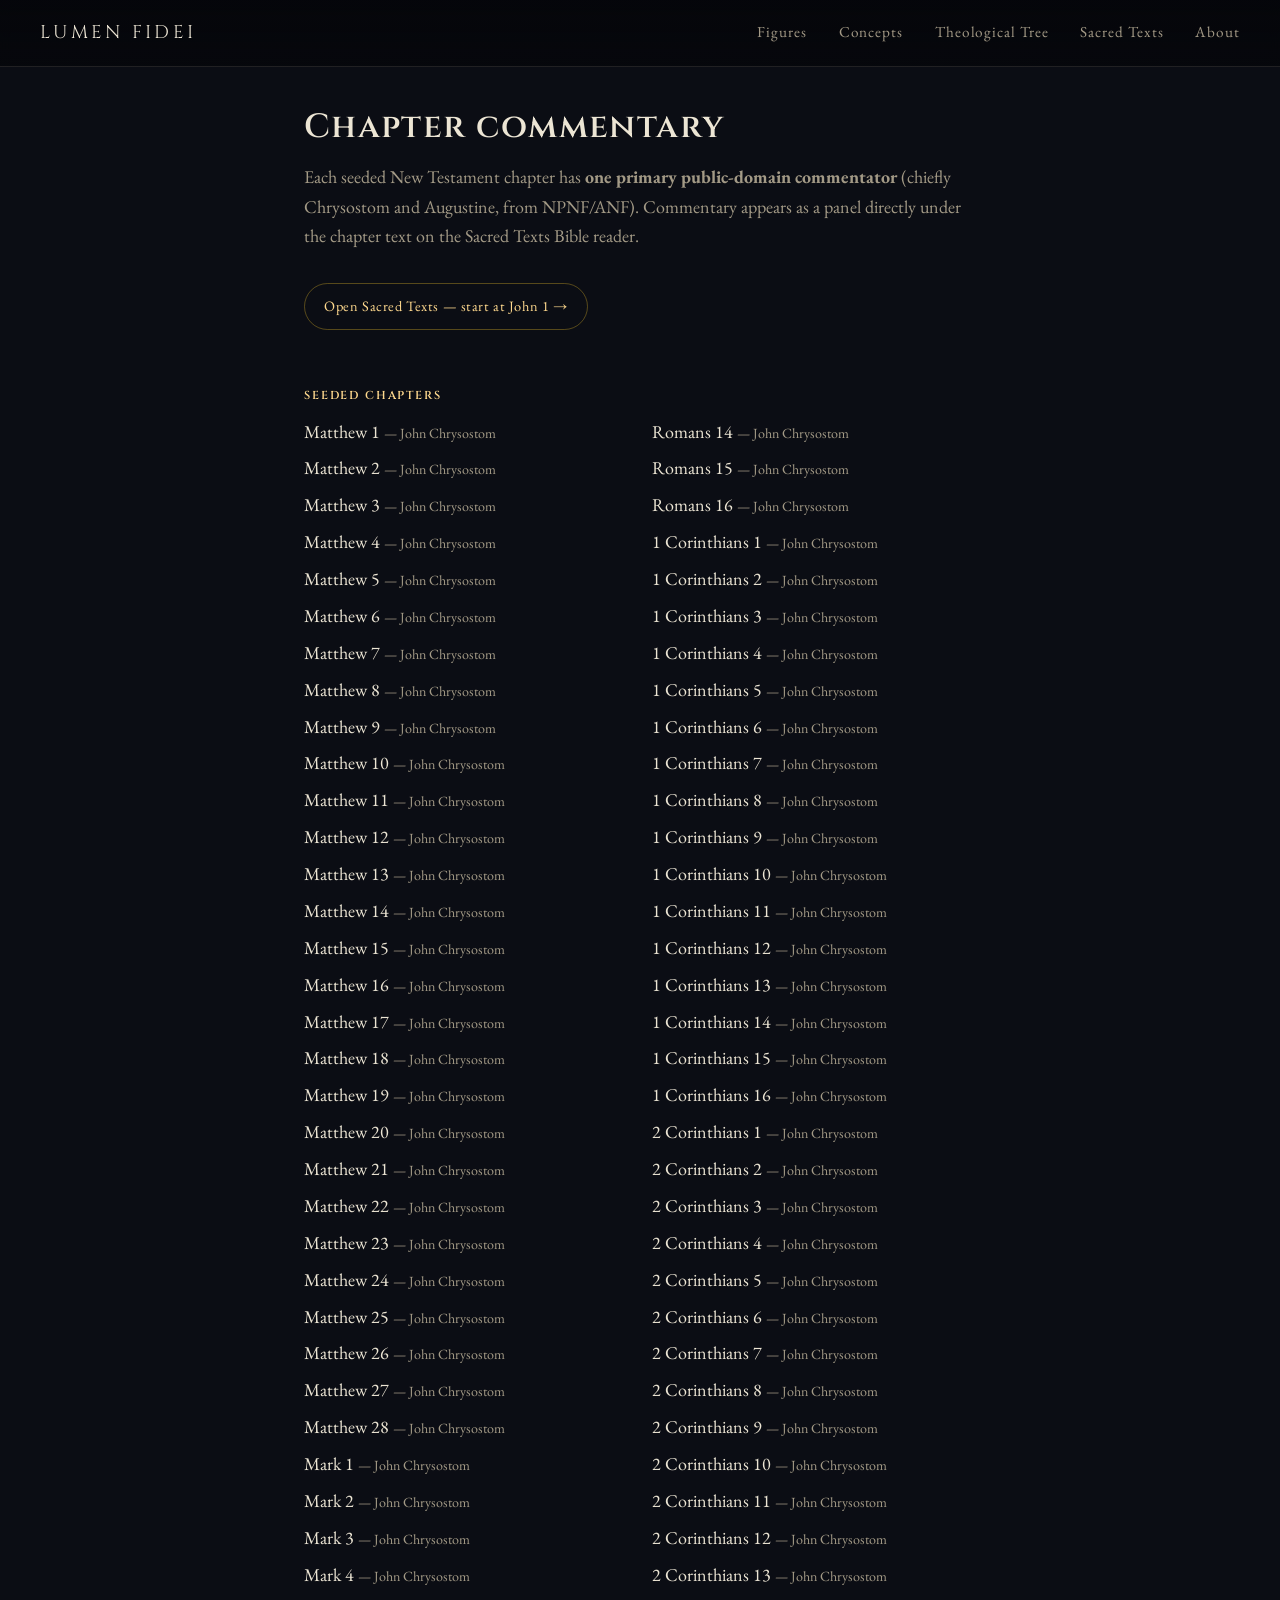
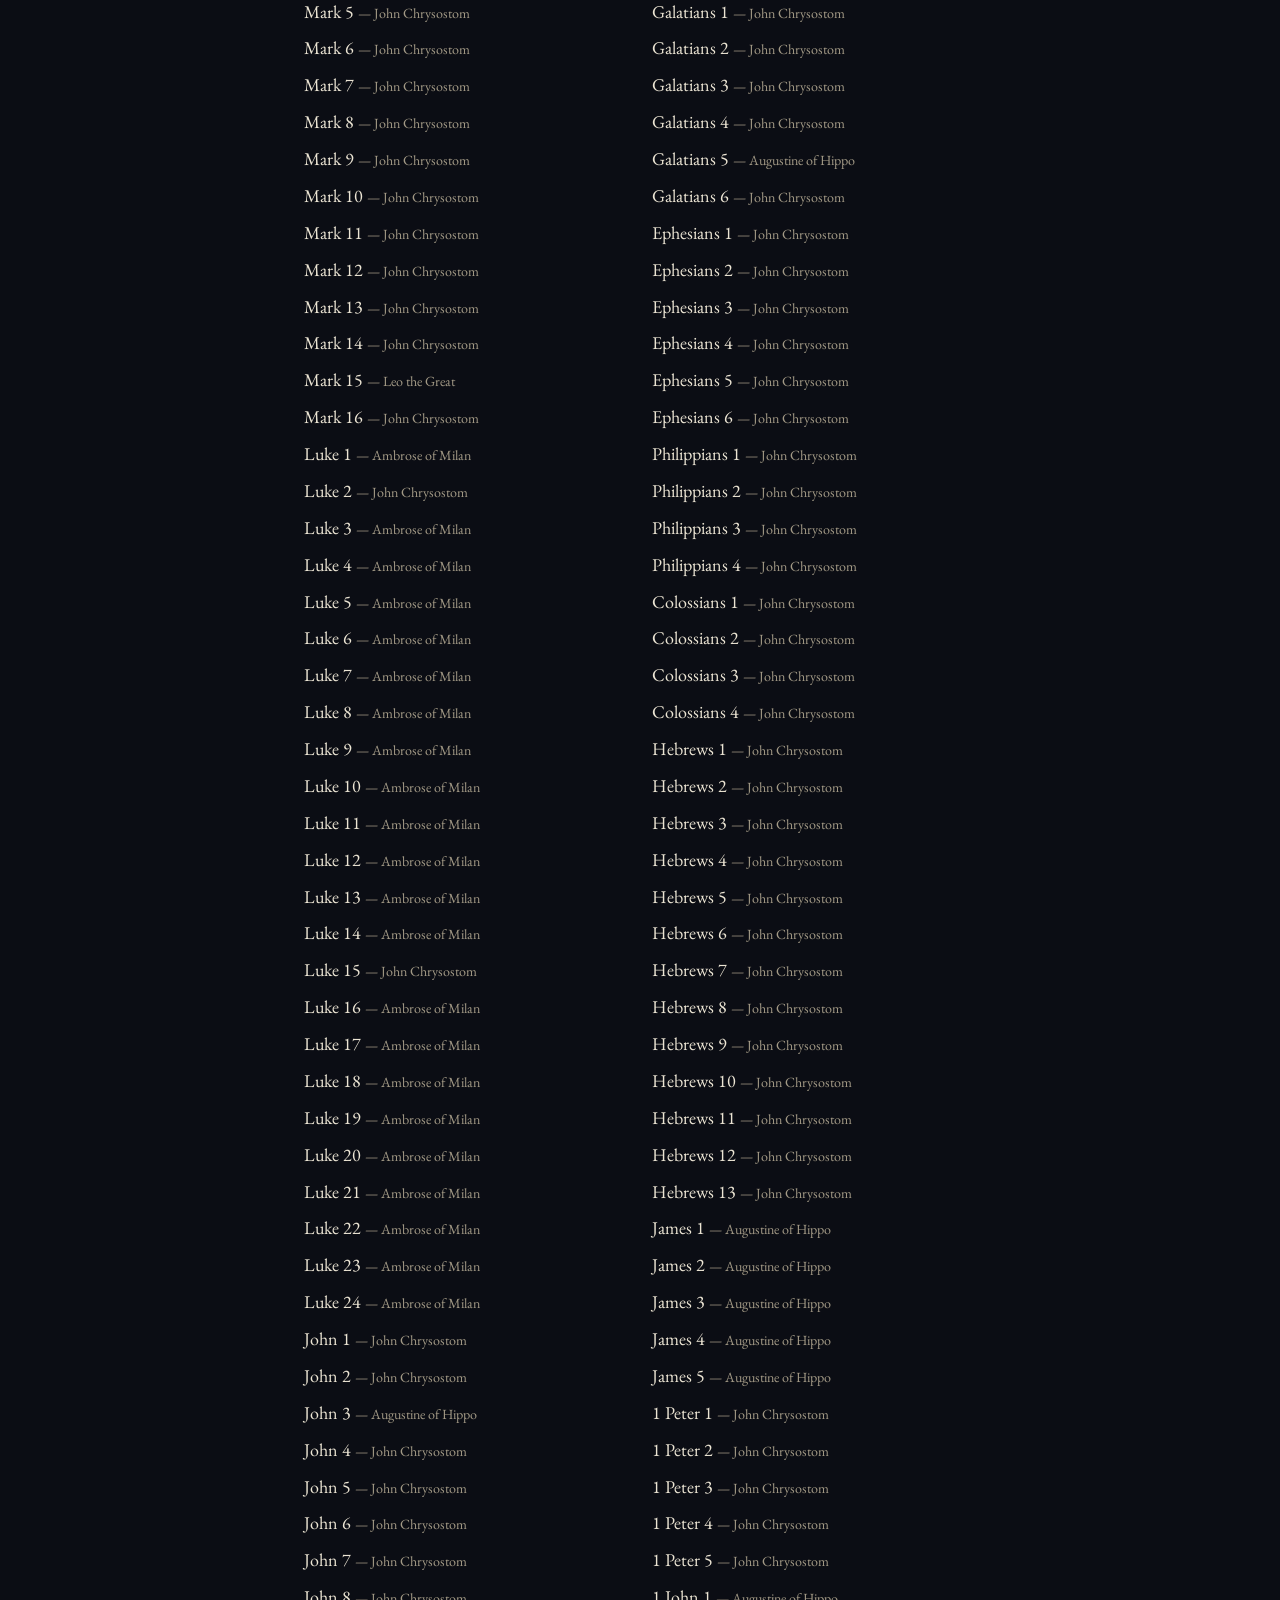
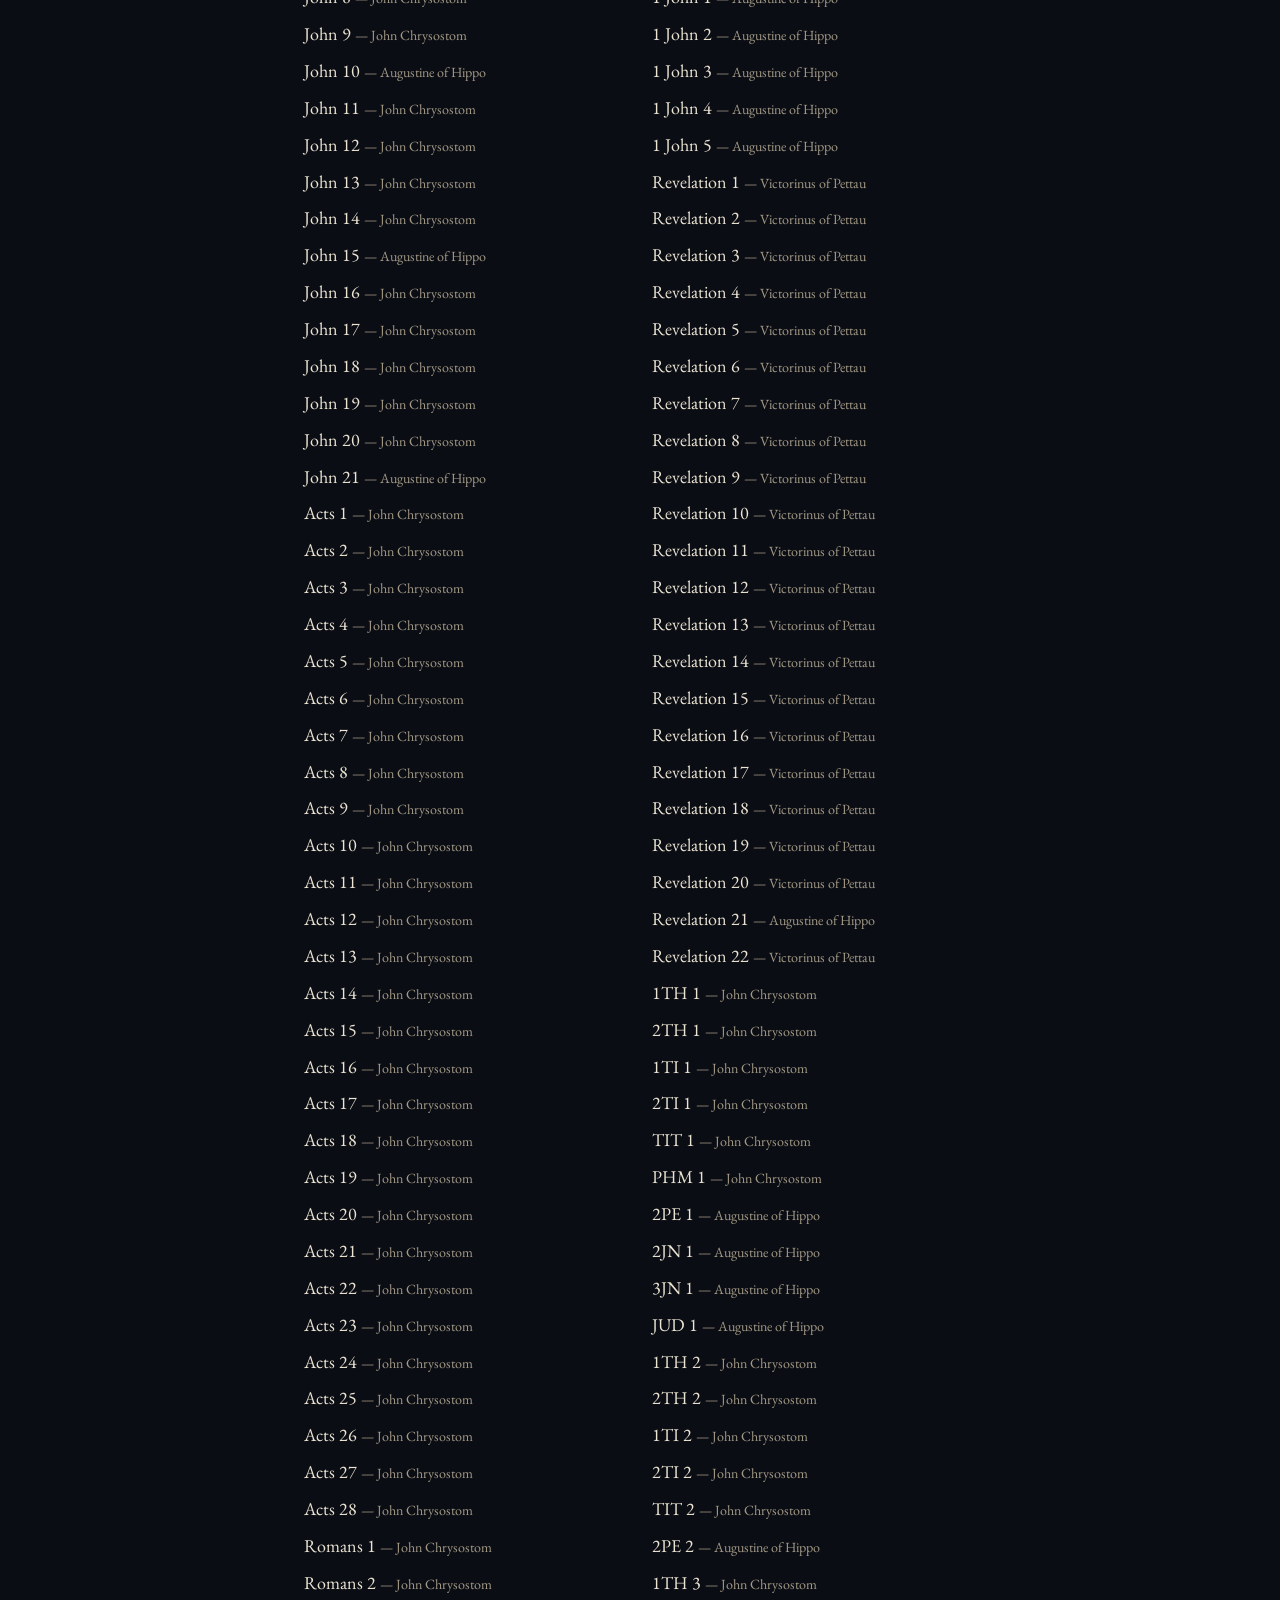
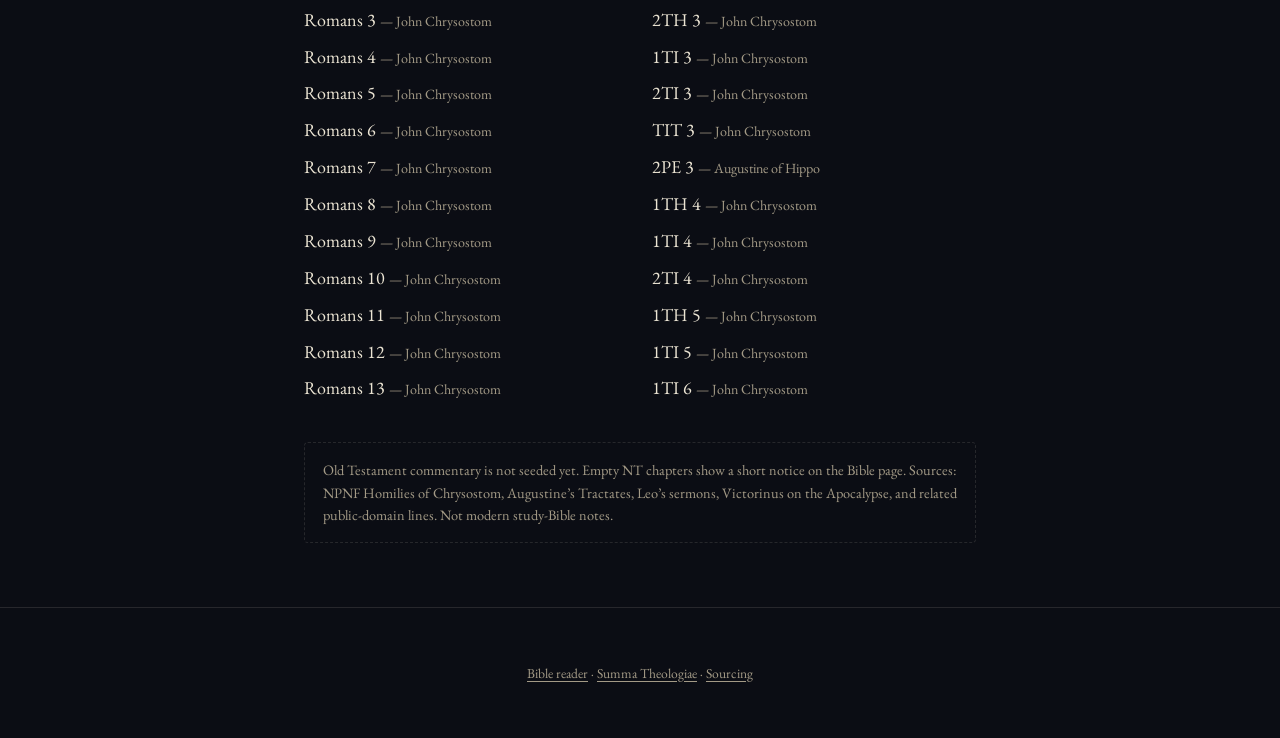
<file: lumen_fidei/texts/commentary.html>
<!DOCTYPE html>
<html lang="en">
<head>
<meta charset="UTF-8">
<meta name="viewport" content="width=device-width, initial-scale=1.0">
<title>Chapter Commentary — Lumen Fidei</title>
<meta name="description" content="Public-domain chapter commentary is shown on the Sacred Texts Bible reader — one primary voice per chapter.">
<link rel="stylesheet" href="../css/style.css">
<style>
  .comm-index { max-width: 720px; margin: 0 auto; padding: 2rem 1.5rem 4rem; }
  .comm-index h1 { margin: 0 0 0.5rem; font-size: clamp(1.6rem, 3vw, 2.1rem); }
  .comm-index .lead { color: var(--ink-dim); line-height: 1.65; margin: 0 0 1.5rem; }
  .comm-cta {
    display: inline-block; margin: 0.5rem 0 1.75rem; padding: 0.65rem 1.2rem;
    border: 1px solid rgba(201,162,39,0.4); border-radius: 999px;
    color: var(--gold-glow); text-decoration: none; font-size: 0.9rem;
    letter-spacing: 0.04em;
  }
  .comm-cta:hover { background: rgba(201,162,39,0.08); }
  .comm-index h2 {
    font-size: 0.72rem; letter-spacing: 0.16em; text-transform: uppercase;
    color: var(--gold-glow); margin: 1.75rem 0 0.75rem;
  }
  .seed-list { list-style: none; margin: 0; padding: 0; columns: 2; gap: 1.5rem; }
  @media (max-width: 560px) { .seed-list { columns: 1; } }
  .seed-list li { margin: 0 0 0.45rem; break-inside: avoid; }
  .seed-list a {
    color: var(--ink); text-decoration: none; border-bottom: 1px solid transparent;
  }
  .seed-list a:hover { color: var(--gold-glow); border-bottom-color: var(--gold); }
  .seed-list .voice { color: var(--ink-dim); font-size: 0.88rem; }
  .note {
    margin-top: 2rem; padding: 1rem 1.1rem; border: 1px dashed var(--hairline);
    border-radius: 4px; font-size: 0.9rem; color: var(--ink-dim); line-height: 1.55;
  }
</style>
</head>
<body>
<header class="site-header">
  <a href="../index.html" class="wordmark">LUMEN&nbsp;FIDEI</a>
  <nav>
    <a href="../figures.html">Figures</a>
    <a href="../concepts.html">Concepts</a>
    <a href="../theological-tree.html">Theological Tree</a>
    <a href="bible.html">Sacred Texts</a>
    <a href="../about.html">About</a>
  </nav>
</header>

<div class="comm-index">
  <h1>Chapter commentary</h1>
  <p class="lead">
    Each seeded New Testament chapter has <strong>one primary public-domain commentator</strong>
    (chiefly Chrysostom and Augustine, from NPNF/ANF). Commentary appears as a panel
    directly under the chapter text on the Sacred Texts Bible reader.
  </p>
  <a class="comm-cta" href="bible.html#JHN.1.kjv">Open Sacred Texts — start at John 1 →</a>

  <h2>Seeded chapters</h2>
  <ul class="seed-list" id="seed-list"></ul>

  <div class="note">
    Old Testament commentary is not seeded yet. Empty NT chapters show a short notice
    on the Bible page. Sources: NPNF Homilies of Chrysostom, Augustine’s Tractates,
    Leo’s sermons, Victorinus on the Apocalypse, and related public-domain lines.
    Not modern study-Bible notes.
  </div>
</div>

<footer class="site-footer">
  <p><a href="bible.html">Bible reader</a> · <a href="summa.html">Summa Theologiae</a> · <a href="../about.html">Sourcing</a></p>
</footer>

<script src="../js/nt-commentary.js"></script>
<script>
(function () {
  const BOOK_NAMES = {
    MAT: 'Matthew', MRK: 'Mark', LUK: 'Luke', JHN: 'John', ACT: 'Acts',
    ROM: 'Romans', '1CO': '1 Corinthians', '2CO': '2 Corinthians', GAL: 'Galatians',
    EPH: 'Ephesians', PHP: 'Philippians', COL: 'Colossians', HEB: 'Hebrews',
    JAS: 'James', '1PE': '1 Peter', '1JN': '1 John', REV: 'Revelation'
  };
  const data = window.NT_COMMENTARY || {};
  const keys = Object.keys(data).sort(function (a, b) {
    const [ba, ca] = a.split('.');
    const [bb, cb] = b.split('.');
    const order = Object.keys(BOOK_NAMES);
    const ia = order.indexOf(ba);
    const ib = order.indexOf(bb);
    if (ia !== ib) return (ia < 0 ? 99 : ia) - (ib < 0 ? 99 : ib);
    return (+ca) - (+cb);
  });
  const ul = document.getElementById('seed-list');
  ul.innerHTML = keys.map(function (k) {
    const c = data[k];
    const parts = k.split('.');
    const label = (BOOK_NAMES[parts[0]] || parts[0]) + ' ' + parts[1];
    return '<li><a href="bible.html#' + k + '.kjv">' + label +
      '</a> <span class="voice">— ' + (c.name || '') + '</span></li>';
  }).join('');
})();
</script>
</body>
</html>
</file>
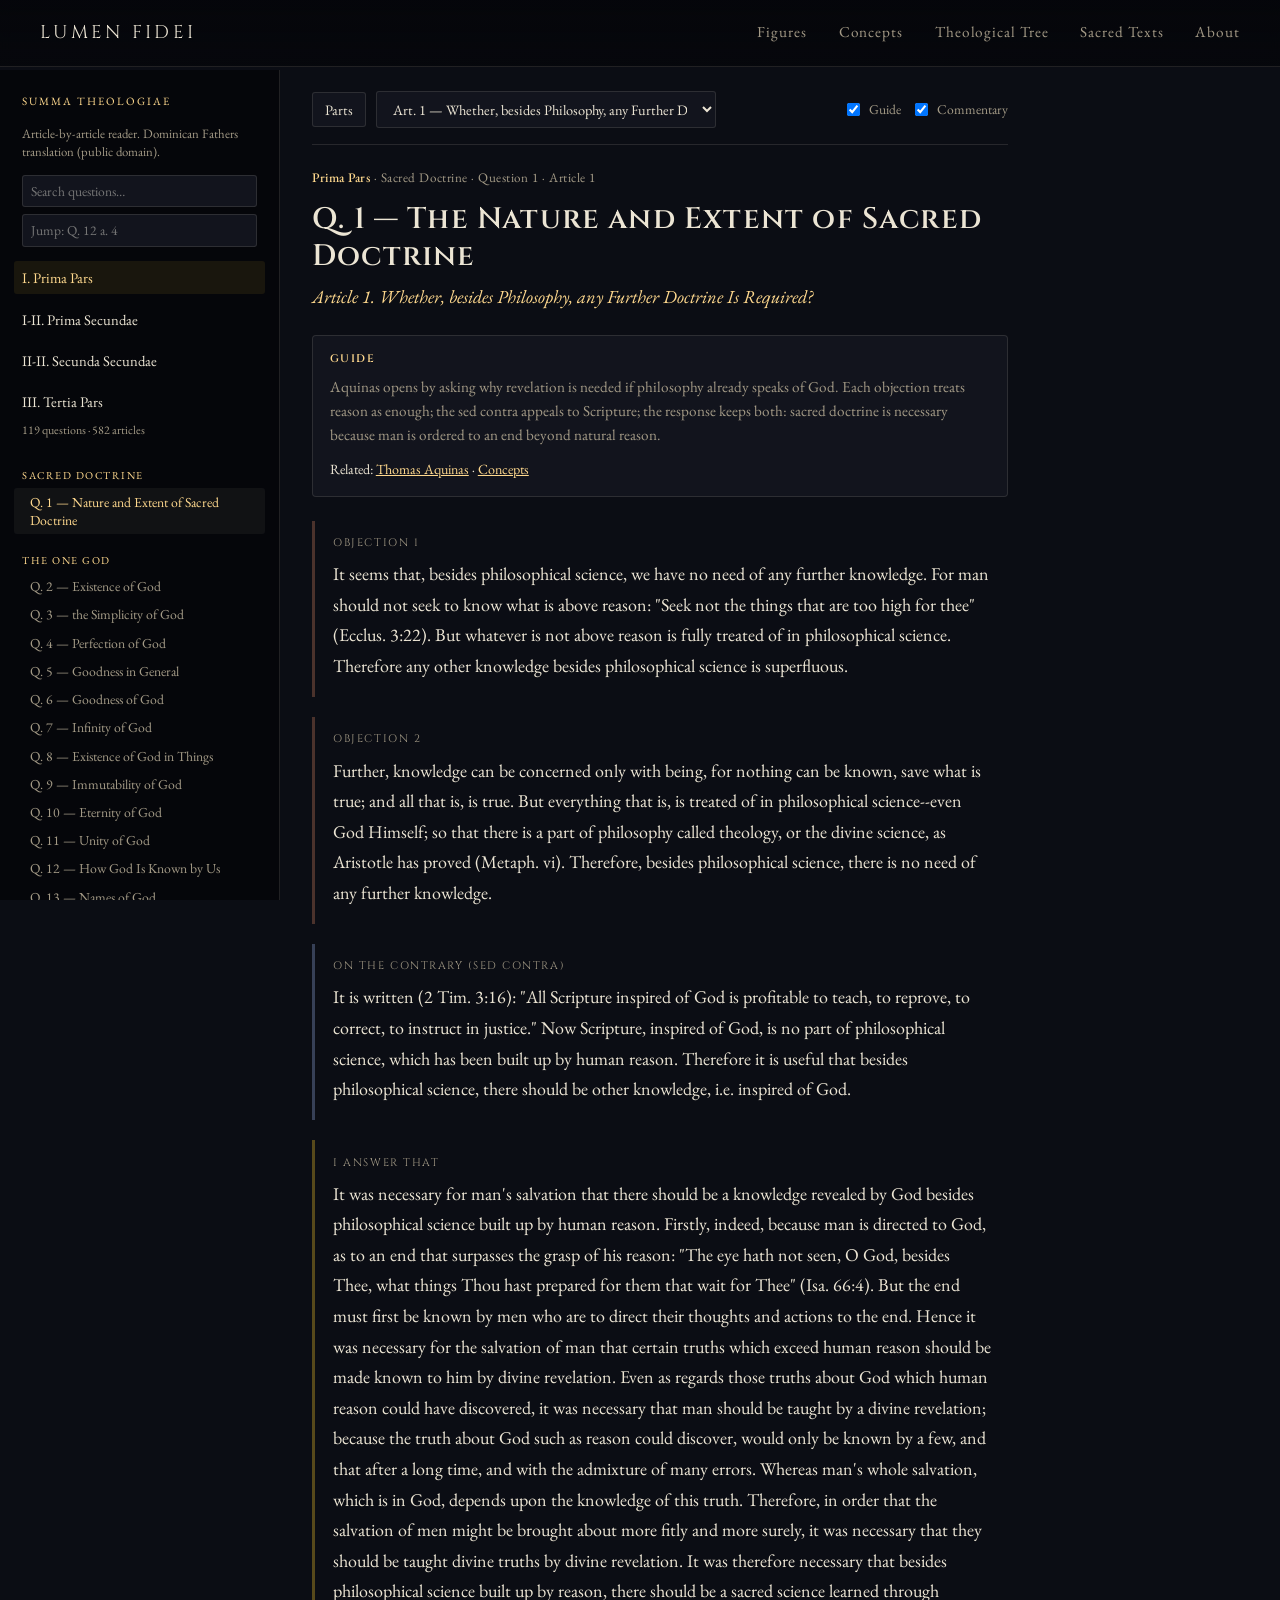
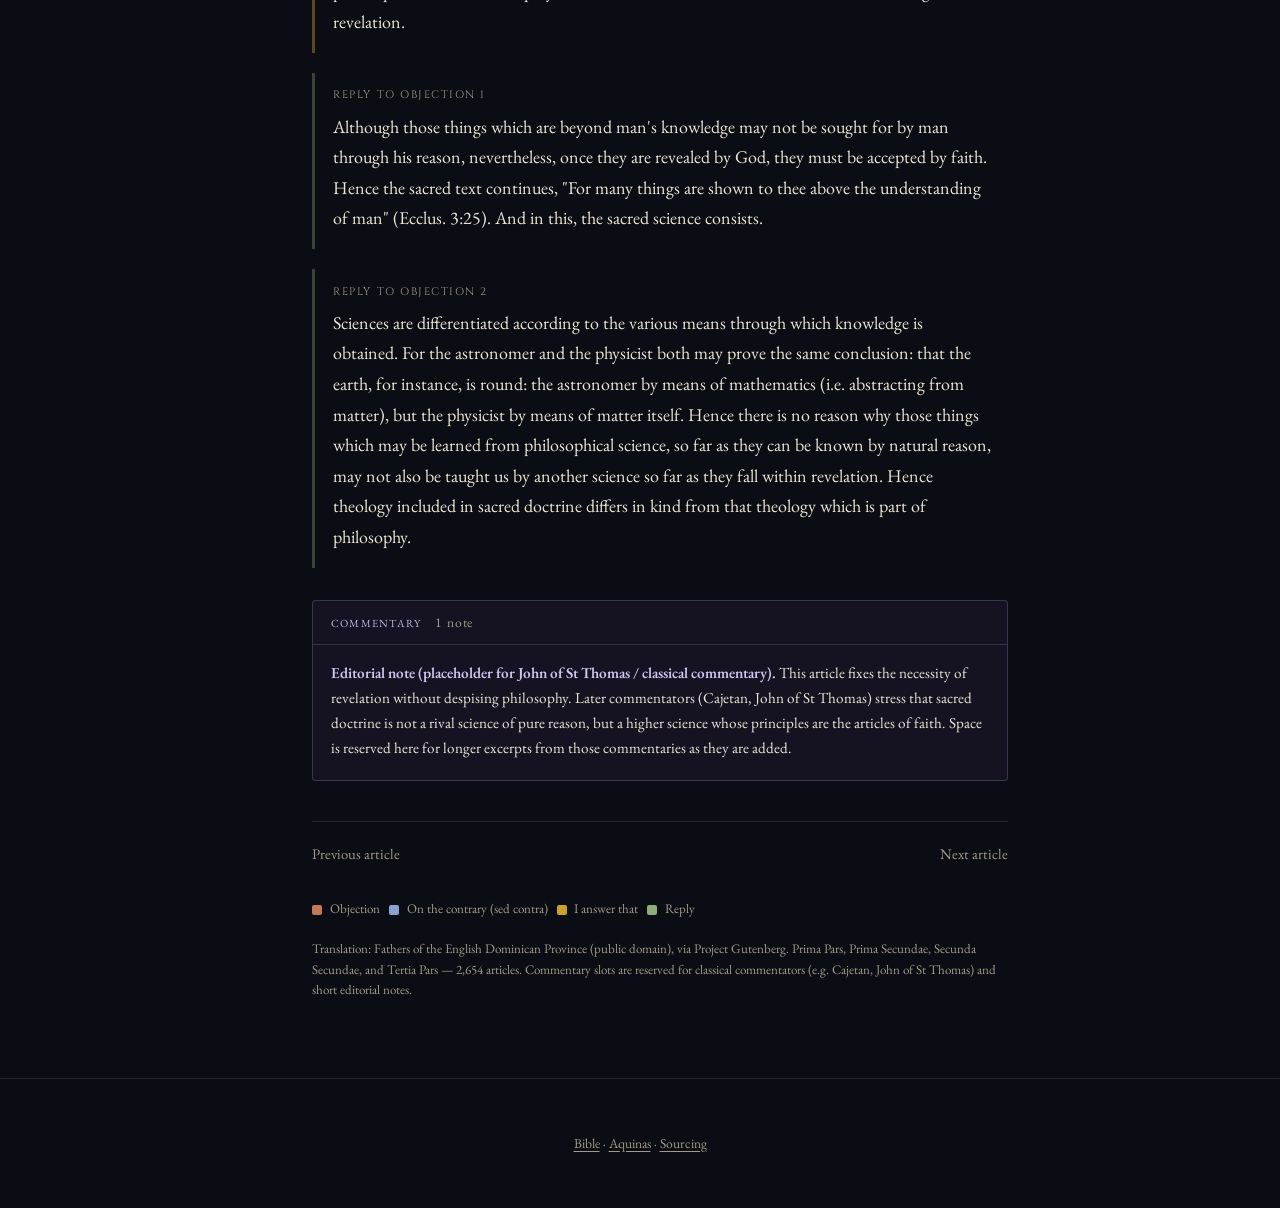
<file: lumen_fidei/texts/summa.html>
<!DOCTYPE html>
<html lang="en">
<head>
<meta charset="UTF-8">
<meta name="viewport" content="width=device-width, initial-scale=1.0">
<title>Summa Theologiae — Lumen Fidei</title>
<meta name="description" content="Read the Summa Theologiae article by article: objections, sed contra, response, replies, and commentary notes. Dominican Fathers translation.">
<link rel="stylesheet" href="../css/style.css">
<style>
  .summa-app {
    display: grid;
    grid-template-columns: 280px 1fr;
    min-height: calc(100vh - 140px);
    max-width: 1280px;
    margin: 0 auto;
  }
  @media (max-width: 900px) {
    .summa-app { grid-template-columns: 1fr; }
    .summa-sidebar { display: none; }
    .summa-sidebar.open {
      display: block; position: fixed; inset: 0; z-index: 80;
      background: var(--bg-deep); overflow-y: auto; padding: 1.25rem;
    }
  }
  .summa-sidebar {
    border-right: 1px solid var(--hairline);
    background: var(--bg-deep);
    padding: 1.1rem 0.85rem 2rem;
    overflow-y: auto;
    max-height: calc(100vh - 70px);
    position: sticky;
    top: 70px;
  }
  .summa-sidebar .side-title {
    font-size: 0.7rem;
    letter-spacing: 0.18em;
    text-transform: uppercase;
    color: var(--gold-glow);
    padding: 0.3rem 0.5rem;
    margin-bottom: 0.6rem;
  }
  .part-btn, .q-btn {
    display: block; width: 100%; text-align: left;
    background: none; border: none;
    font-family: var(--serif-body); cursor: pointer; border-radius: 3px;
  }
  .part-btn {
    color: var(--ink); font-size: 0.92rem;
    padding: 0.45rem 0.55rem; margin-top: 0.5rem;
  }
  .part-btn:hover, .part-btn.active {
    background: rgba(201,162,39,0.1); color: var(--gold-glow);
  }
  .part-btn:disabled { opacity: 0.45; cursor: not-allowed; }
  .treatise-label {
    font-size: 0.66rem;
    letter-spacing: 0.14em;
    text-transform: uppercase;
    color: var(--gold-glow);
    padding: 0.75rem 0.55rem 0.2rem;
    margin-top: 0.35rem;
  }
  .part-count {
    font-size: 0.75rem;
    color: var(--ink-dim);
    padding: 0.15rem 0.55rem 0.55rem;
  }
  #summa-search, #summa-jump {
    width: calc(100% - 1rem);
    margin: 0 0.5rem 0.4rem;
    box-sizing: border-box;
    font-family: var(--serif-body);
    font-size: 0.85rem;
    background: var(--bg-panel);
    color: var(--ink);
    border: 1px solid var(--hairline);
    padding: 0.4rem 0.55rem;
    border-radius: 3px;
  }
  .summa-loading { color: var(--ink-dim); font-style: italic; padding: 0.5rem 0.55rem; }
  .q-btn {
    color: var(--ink-dim); font-size: 0.86rem;
    padding: 0.32rem 0.55rem 0.32rem 1rem;
  }
  .q-btn:hover, .q-btn.active {
    color: var(--gold-glow); background: rgba(236,229,212,0.05);
  }
  .summa-main { padding: 1.5rem 2rem 4rem; max-width: 760px; }
  @media (max-width: 900px) { .summa-main { padding: 1rem 1.1rem 3rem; } }

  .summa-toolbar {
    display: flex; flex-wrap: wrap; gap: 0.6rem; align-items: center;
    margin-bottom: 1.4rem; padding-bottom: 1rem;
    border-bottom: 1px solid var(--hairline);
  }
  .summa-toolbar button, .summa-toolbar select {
    font-family: var(--serif-body); font-size: 0.9rem;
    background: var(--bg-panel); color: var(--ink);
    border: 1px solid var(--hairline); padding: 0.45rem 0.75rem;
    border-radius: 3px; cursor: pointer;
  }
  .summa-toolbar button:hover { border-color: var(--gold); color: var(--gold-glow); }
  .summa-toolbar select { max-width: min(340px, 100%); }
  .summa-crumb {
    font-size: 0.82rem; color: var(--ink-dim);
    letter-spacing: 0.04em; margin-bottom: 0.75rem;
  }
  .summa-crumb strong { color: var(--gold-glow); font-weight: 500; }
  .summa-q-title {
    font-size: clamp(1.35rem, 3vw, 1.85rem);
    margin: 0 0 0.35rem; line-height: 1.25;
  }
  .summa-art-title {
    font-size: 1.15rem; color: var(--gold-glow);
    font-style: italic; margin: 0 0 1.5rem;
  }

  .art-block {
    margin-bottom: 1.25rem;
    border-left: 3px solid rgba(236,229,212,0.12);
    padding: 0.85rem 1rem 0.95rem 1.15rem;
    background: transparent;
    border-radius: 0 4px 4px 0;
    transition: border-color 0.35s ease, background 0.35s ease, box-shadow 0.35s ease;
  }
  .art-label {
    font-family: var(--serif-display);
    font-size: 0.68rem;
    letter-spacing: 0.14em;
    text-transform: uppercase;
    margin: 0 0 0.45rem;
    color: var(--ink-dim);
    transition: color 0.35s ease, text-shadow 0.35s ease;
  }
  .art-block p {
    margin: 0 0 0.65rem; line-height: 1.7; color: var(--ink);
    transition: text-shadow 0.35s ease, color 0.35s ease;
  }
  .art-block p:last-child { margin-bottom: 0; }

  .art-block.objection { border-left-color: rgba(196,120,90,0.35); }
  .art-block.sed-contra { border-left-color: rgba(138,160,212,0.35); }
  .art-block.response { border-left-color: rgba(201,162,39,0.4); }
  .art-block.reply { border-left-color: rgba(143,173,122,0.35); }

  .art-block.objection:hover {
    border-left-color: #c4785a;
    background: rgba(196,120,90,0.06);
    box-shadow: inset 0 0 24px rgba(196,120,90,0.07);
  }
  .art-block.objection:hover .art-label {
    color: #f0b89a;
    text-shadow: 0 0 12px rgba(224,164,138,0.55), 0 0 28px rgba(196,120,90,0.35);
  }
  .art-block.objection:hover p { text-shadow: 0 0 18px rgba(196,120,90,0.22); }

  .art-block.sed-contra:hover {
    border-left-color: #8aa0d4;
    background: rgba(138,160,212,0.07);
    box-shadow: inset 0 0 24px rgba(138,160,212,0.08);
  }
  .art-block.sed-contra:hover .art-label {
    color: #c5d2f5;
    text-shadow: 0 0 12px rgba(180,196,234,0.55), 0 0 28px rgba(138,160,212,0.35);
  }
  .art-block.sed-contra:hover p { text-shadow: 0 0 18px rgba(138,160,212,0.25); }

  .art-block.response:hover {
    border-left-color: var(--gold);
    background: rgba(201,162,39,0.07);
    box-shadow: inset 0 0 24px rgba(201,162,39,0.08);
  }
  .art-block.response:hover .art-label {
    color: var(--gold-glow);
    text-shadow: 0 0 12px rgba(255,217,142,0.55), 0 0 28px rgba(201,162,39,0.4);
  }
  .art-block.response:hover p { text-shadow: 0 0 18px rgba(201,162,39,0.22); }

  .art-block.reply:hover {
    border-left-color: #8fad7a;
    background: rgba(143,173,122,0.07);
    box-shadow: inset 0 0 24px rgba(143,173,122,0.08);
  }
  .art-block.reply:hover .art-label {
    color: #c5dfb5;
    text-shadow: 0 0 12px rgba(181,208,164,0.55), 0 0 28px rgba(143,173,122,0.35);
  }
  .art-block.reply:hover p { text-shadow: 0 0 18px rgba(143,173,122,0.22); }

  @media (prefers-reduced-motion: reduce) {
    .art-block, .art-label, .art-block p { transition: none; }
  }

  .summa-guide {
    margin: 0 0 1.5rem;
    padding: 0.9rem 1.05rem;
    border: 1px solid var(--hairline);
    background: var(--bg-panel);
    border-radius: 4px;
  }
  .summa-guide h3 {
    margin: 0 0 0.4rem;
    font-size: 0.68rem;
    letter-spacing: 0.14em;
    text-transform: uppercase;
    color: var(--gold-glow);
  }
  .summa-guide p { margin: 0; font-size: 0.95rem; line-height: 1.6; color: var(--ink-dim); }
  .summa-guide .guide-links { margin-top: 0.65rem; font-size: 0.88rem; }
  .summa-guide a { color: var(--gold-glow); }

  .summa-commentary {
    margin-top: 2rem;
    border: 1px solid rgba(160,140,200,0.28);
    border-radius: 4px;
    background: rgba(40, 32, 58, 0.35);
  }
  .summa-commentary-head {
    padding: 0.65rem 1.1rem;
    border-bottom: 1px solid rgba(160,140,200,0.25);
    font-size: 0.68rem;
    letter-spacing: 0.12em;
    text-transform: uppercase;
    color: #c4b4e0;
    display: flex; flex-wrap: wrap; gap: 0.4rem 0.85rem; align-items: baseline;
  }
  .summa-commentary-body {
    padding: 1rem 1.15rem 1.2rem;
    font-size: 0.95rem;
    line-height: 1.65;
    color: var(--ink);
  }
  .summa-commentary-body p { margin: 0 0 0.75rem; }
  .summa-commentary-body p:last-child { margin-bottom: 0; }
  .summa-commentary-empty {
    color: var(--ink-dim); font-style: italic;
  }
  .summa-commentary .comm-author {
    font-weight: 600; color: #d4c4f0;
  }

  .summa-nav-row {
    display: flex; justify-content: space-between; gap: 1rem;
    margin-top: 2.5rem; padding-top: 1.25rem;
    border-top: 1px solid var(--hairline);
  }
  .summa-nav-row a {
    color: var(--ink-dim); text-decoration: none; font-size: 0.92rem;
  }
  .summa-nav-row a:hover { color: var(--gold-glow); }

  .summa-legend {
    margin-top: 2rem; font-size: 0.82rem; color: var(--ink-dim); line-height: 1.55;
  }
  .summa-legend span {
    display: inline-block; width: 10px; height: 10px;
    border-radius: 2px; margin-right: 0.3rem; vertical-align: middle;
  }
</style>
</head>
<body>

<header class="site-header">
  <a href="../index.html" class="wordmark">LUMEN FIDEI</a>
  <nav>
    <a href="../figures.html">Figures</a>
    <a href="../concepts.html">Concepts</a>
    <a href="../theological-tree.html">Theological Tree</a>
    <a href="bible.html">Sacred Texts</a>
    <a href="../about.html">About</a>
  </nav>
</header>

<div class="summa-app">
  <aside class="summa-sidebar" id="summa-sidebar">
    <div class="side-title">Summa Theologiae</div>
    <p style="font-size:0.8rem;color:var(--ink-dim);padding:0 0.5rem 0.8rem;margin:0;line-height:1.45">
      Article-by-article reader. Dominican Fathers translation (public domain).
    </p>
    <input type="search" id="summa-search" placeholder="Search questions…" aria-label="Search questions">
    <input type="text" id="summa-jump" placeholder="Jump: Q. 12 a. 4" aria-label="Jump to question and article">
    <button type="button" class="part-btn active" data-part="prima">I. Prima Pars</button>
    <button type="button" class="part-btn" data-part="prima-sec">I-II. Prima Secundae</button>
    <button type="button" class="part-btn" data-part="sec-sec">II-II. Secunda Secundae</button>
    <button type="button" class="part-btn" data-part="tertia">III. Tertia Pars</button>
    <div class="part-count" id="part-count"></div>
    <div id="q-list"></div>
  </aside>

  <main class="summa-main">
    <div class="summa-toolbar">
      <button type="button" id="toggle-side">Parts</button>
      <select id="article-select" aria-label="Article"></select>
      <label style="font-size:0.85rem;color:var(--ink-dim);display:flex;align-items:center;gap:0.4rem;margin-left:auto">
        <input type="checkbox" id="show-guide" checked> Guide
      </label>
      <label style="font-size:0.85rem;color:var(--ink-dim);display:flex;align-items:center;gap:0.4rem">
        <input type="checkbox" id="show-comm" checked> Commentary
      </label>
    </div>

    <div class="summa-crumb" id="summa-crumb"></div>
    <h1 class="summa-q-title" id="q-title"></h1>
    <p class="summa-art-title" id="art-title"></p>

    <div class="summa-guide" id="summa-guide">
      <h3>Guide</h3>
      <p id="guide-text"></p>
      <div class="guide-links">
        Related: <a href="../figures/profile.html?id=aquinas">Thomas Aquinas</a>
        · <a href="../concepts.html">Concepts</a>
      </div>
    </div>

    <div id="article-body"></div>

    <aside class="summa-commentary" id="summa-commentary">
      <div class="summa-commentary-head">
        <span>Commentary</span>
        <span id="comm-label" style="letter-spacing:0.06em;text-transform:none;font-size:0.85rem;color:var(--ink-dim)"></span>
      </div>
      <div class="summa-commentary-body" id="comm-body"></div>
    </aside>

    <div class="summa-nav-row">
      <a href="#" id="prev-art">Previous article</a>
      <a href="#" id="next-art">Next article</a>
    </div>

    <p class="summa-legend">
      <span style="background:#c4785a"></span> Objection
      &nbsp; <span style="background:#8aa0d4"></span> On the contrary (sed contra)
      &nbsp; <span style="background:var(--gold)"></span> I answer that
      &nbsp; <span style="background:#8fad7a"></span> Reply
      <br><br>
      Translation: Fathers of the English Dominican Province (public domain), via Project Gutenberg.
      Prima Pars, Prima Secundae, Secunda Secundae, and Tertia Pars — 2,654 articles.
      Commentary slots are reserved for classical commentators (e.g. Cajetan, John of St Thomas) and short editorial notes.
    </p>
  </main>
</div>

<footer class="site-footer">
  <p>
    <a href="bible.html">Bible</a> ·
    <a href="../figures/profile.html?id=aquinas">Aquinas</a> ·
    <a href="../about.html">Sourcing</a>
  </p>
</footer>

<script src="../js/summa-data.js"></script>
<script>
/**
 * Summa Theologiae — article reader
 * Data shape: questions[].articles[] with objections, sedContra, response, replies,
 * optional guide + commentaries[] { author, text }.
 * Deep link: summa.html?part=prima&q=1&a=2
 * Parts I-II / II-II / III are lazy-loaded.
 */
const SUMMA_DATA = window.SUMMA_DATA;
const PART_FILES = {
  prima: null,
  "prima-sec": "../js/summa-data-prima-sec.js",
  "sec-sec": "../js/summa-data-sec-sec.js",
  tertia: "../js/summa-data-tertia.js"
};
const loadingParts = {};

if (!SUMMA_DATA || !SUMMA_DATA.prima) {
  document.getElementById("article-body").innerHTML = "<p>Summa data failed to load.</p>";
  throw new Error("SUMMA_DATA missing");
}

let state = { part: "prima", qIndex: 0, artIndex: 0, filter: "" };

function el(id) { return document.getElementById(id); }

function escapeHtml(s) {
  const d = document.createElement("div");
  d.textContent = s == null ? "" : String(s);
  return d.innerHTML;
}

function currentPart() {
  return SUMMA_DATA[state.part];
}

function parseDeepLink() {
  const p = new URLSearchParams(window.location.search);
  const part = p.get("part");
  if (part && Object.prototype.hasOwnProperty.call(PART_FILES, part)) state.part = part;
  const q = parseInt(p.get("q"), 10);
  const a = parseInt(p.get("a"), 10);
  const data = SUMMA_DATA[state.part];
  if (data && q) {
    const qi = data.questions.findIndex(function (x) { return x.id === q; });
    if (qi >= 0) {
      state.qIndex = qi;
      if (a) {
        const ai = data.questions[qi].articles.findIndex(function (x) { return x.id === a; });
        if (ai >= 0) state.artIndex = ai;
      }
    }
  }
}

function ensurePart(part) {
  if (SUMMA_DATA[part] && SUMMA_DATA[part].questions) return Promise.resolve();
  const src = PART_FILES[part];
  if (!src) return Promise.reject(new Error("unknown part"));
  if (loadingParts[part]) return loadingParts[part];
  loadingParts[part] = new Promise(function (resolve, reject) {
    const s = document.createElement("script");
    s.src = src;
    s.onload = function () {
      if (SUMMA_DATA[part] && SUMMA_DATA[part].questions) resolve();
      else reject(new Error("part loaded but empty"));
    };
    s.onerror = function () { reject(new Error("failed to load " + src)); };
    document.head.appendChild(s);
  });
  return loadingParts[part];
}

function updateUrl() {
  const part = currentPart();
  if (!part) return;
  const q = part.questions[state.qIndex];
  const art = q.articles[state.artIndex];
  const url = new URL(window.location.href);
  url.searchParams.set("part", state.part);
  url.searchParams.set("q", String(q.id));
  url.searchParams.set("a", String(art.id));
  history.replaceState(null, "", url.pathname + url.search);
}

function renderSidebar() {
  const part = currentPart();
  document.querySelectorAll(".part-btn").forEach(function (btn) {
    btn.classList.toggle("active", btn.getAttribute("data-part") === state.part);
  });
  const list = el("q-list");
  const count = el("part-count");
  if (!part) {
    if (count) count.textContent = "Loading…";
    if (list) list.innerHTML = "<p class='summa-loading'>Loading this part…</p>";
    return;
  }
  const nArt = part.questions.reduce(function (n, q) { return n + q.articles.length; }, 0);
  if (count) count.textContent = part.questions.length + " questions · " + nArt + " articles";
  const filter = (state.filter || "").trim().toLowerCase();
  let html = "";
  let lastTreatise = null;
  part.questions.forEach(function (q, qi) {
    const hay = ("q. " + q.id + " " + q.title + " " + (q.treatise || "") + " " +
      q.articles.map(function (a) { return a.title; }).join(" ")).toLowerCase();
    if (filter && hay.indexOf(filter) === -1) return;
    if (q.treatise && q.treatise !== lastTreatise) {
      html += '<div class="treatise-label">' + escapeHtml(q.treatise) + "</div>";
      lastTreatise = q.treatise;
    }
    html += '<button type="button" class="q-btn' + (qi === state.qIndex ? " active" : "") +
      '" data-qi="' + qi + '">Q. ' + q.id + " — " +
      escapeHtml(q.title.replace(/^The /, "").replace(/^Of /, "")) + "</button>";
  });
  if (!html) html = "<p class='summa-loading'>No questions match.</p>";
  list.innerHTML = html;
  list.querySelectorAll(".q-btn").forEach(function (btn) {
    btn.addEventListener("click", function () {
      state.qIndex = +btn.getAttribute("data-qi");
      state.artIndex = 0;
      el("summa-sidebar").classList.remove("open");
      render();
    });
  });
}

function render() {
  const part = currentPart();
  if (!part) {
    el("article-body").innerHTML = "<p class='summa-loading'>Loading this part of the Summa…</p>";
    renderSidebar();
    return;
  }
  if (state.qIndex >= part.questions.length) state.qIndex = 0;
  const q = part.questions[state.qIndex];
  if (state.artIndex >= q.articles.length) state.artIndex = 0;
  const art = q.articles[state.artIndex];

  el("summa-crumb").innerHTML =
    "<strong>" + escapeHtml(part.label) + "</strong>" +
    (q.treatise ? " · " + escapeHtml(q.treatise) : "") +
    " · Question " + q.id + " · Article " + art.id;
  el("q-title").textContent = "Q. " + q.id + " — " + q.title;
  el("art-title").textContent = "Article " + art.id + ". " + art.title;
  el("guide-text").textContent = art.guide || "";
  el("summa-guide").style.display = el("show-guide").checked && art.guide ? "" : "none";

  const sel = el("article-select");
  sel.innerHTML = q.articles.map(function (a, i) {
    let t = a.title.replace(/^Whether /i, "");
    if (t.length > 52) t = t.slice(0, 50) + "…";
    return '<option value="' + i + '"' + (i === state.artIndex ? " selected" : "") +
      ">Art. " + a.id + " — " + escapeHtml(t) + "</option>";
  }).join("");

  let html = "";
  (art.objections || []).forEach(function (o, i) {
    html += '<div class="art-block objection"><div class="art-label">Objection ' + (i + 1) +
      "</div><p>" + escapeHtml(o) + "</p></div>";
  });
  if (art.sedContra) {
    html += '<div class="art-block sed-contra"><div class="art-label">On the contrary (sed contra)</div><p>' +
      escapeHtml(art.sedContra) + "</p></div>";
  }
  if (art.response) {
    html += '<div class="art-block response"><div class="art-label">I answer that</div>' +
      art.response.split(/\n\n+/).map(function (para) {
        return "<p>" + escapeHtml(para) + "</p>";
      }).join("") + "</div>";
  }
  (art.replies || []).forEach(function (r, i) {
    html += '<div class="art-block reply"><div class="art-label">Reply to Objection ' + (i + 1) +
      "</div><p>" + escapeHtml(r) + "</p></div>";
  });
  el("article-body").innerHTML = html;

  const comm = art.commentaries || [];
  const commBox = el("summa-commentary");
  const showComm = el("show-comm").checked;
  if (!showComm) {
    commBox.style.display = "none";
  } else {
    commBox.style.display = "";
    if (!comm.length) {
      el("comm-label").textContent = "Reserved";
      el("comm-body").innerHTML =
        '<p class="summa-commentary-empty">No commentary attached to this article yet. ' +
        "This panel is reserved for notes in the tradition of classical commentators " +
        "(Cajetan, John of St Thomas, and others) and short editorial helps.</p>";
    } else {
      el("comm-label").textContent = comm.length + " note" + (comm.length > 1 ? "s" : "");
      el("comm-body").innerHTML = comm.map(function (c) {
        return '<p><span class="comm-author">' + escapeHtml(c.author) + ".</span> " +
          escapeHtml(c.text) + "</p>";
      }).join("");
    }
  }

  renderSidebar();
  updateUrl();
  window.scrollTo(0, 0);
}

function switchPart(part) {
  state.part = part;
  state.qIndex = 0;
  state.artIndex = 0;
  renderSidebar();
  el("article-body").innerHTML = "<p class='summa-loading'>Loading this part of the Summa…</p>";
  ensurePart(part).then(function () {
    render();
  }).catch(function (err) {
    el("article-body").innerHTML = "<p>Could not load this part.</p>";
    console.error(err);
  });
}

function jumpTo(qnum, anum) {
  const part = currentPart();
  if (!part) return false;
  const qi = part.questions.findIndex(function (x) { return x.id === qnum; });
  if (qi < 0) return false;
  state.qIndex = qi;
  if (anum) {
    const ai = part.questions[qi].articles.findIndex(function (x) { return x.id === anum; });
    state.artIndex = ai >= 0 ? ai : 0;
  } else {
    state.artIndex = 0;
  }
  render();
  return true;
}

el("article-select").addEventListener("change", function () {
  state.artIndex = +this.value;
  render();
});
el("show-guide").addEventListener("change", function () {
  el("summa-guide").style.display = this.checked ? "" : "none";
});
el("show-comm").addEventListener("change", function () {
  el("summa-commentary").style.display = this.checked ? "" : "none";
});
el("prev-art").addEventListener("click", function (e) {
  e.preventDefault();
  const part = currentPart();
  if (!part) return;
  const q = part.questions[state.qIndex];
  if (state.artIndex > 0) { state.artIndex--; render(); }
  else if (state.qIndex > 0) {
    state.qIndex--;
    state.artIndex = part.questions[state.qIndex].articles.length - 1;
    render();
  }
});
el("next-art").addEventListener("click", function (e) {
  e.preventDefault();
  const part = currentPart();
  if (!part) return;
  const q = part.questions[state.qIndex];
  if (state.artIndex < q.articles.length - 1) { state.artIndex++; render(); }
  else if (state.qIndex < part.questions.length - 1) {
    state.qIndex++; state.artIndex = 0; render();
  }
});
el("toggle-side").addEventListener("click", function () {
  el("summa-sidebar").classList.toggle("open");
});
document.querySelectorAll(".part-btn").forEach(function (btn) {
  btn.addEventListener("click", function () {
    switchPart(btn.getAttribute("data-part"));
  });
});
el("summa-search").addEventListener("input", function () {
  state.filter = this.value;
  renderSidebar();
});
el("summa-jump").addEventListener("keydown", function (e) {
  if (e.key !== "Enter") return;
  const raw = this.value.trim();
  const m = raw.match(/q?\s*(\d+)\s*(?:[.,:a]\s*(\d+))?/i);
  if (!m) return;
  if (jumpTo(parseInt(m[1], 10), m[2] ? parseInt(m[2], 10) : 0)) this.blur();
});

parseDeepLink();
ensurePart(state.part).then(function () {
  parseDeepLink();
  render();
}).catch(function () {
  el("article-body").innerHTML = "<p>Summa data failed to load.</p>";
});
</script>
</body>
</html>
</file>
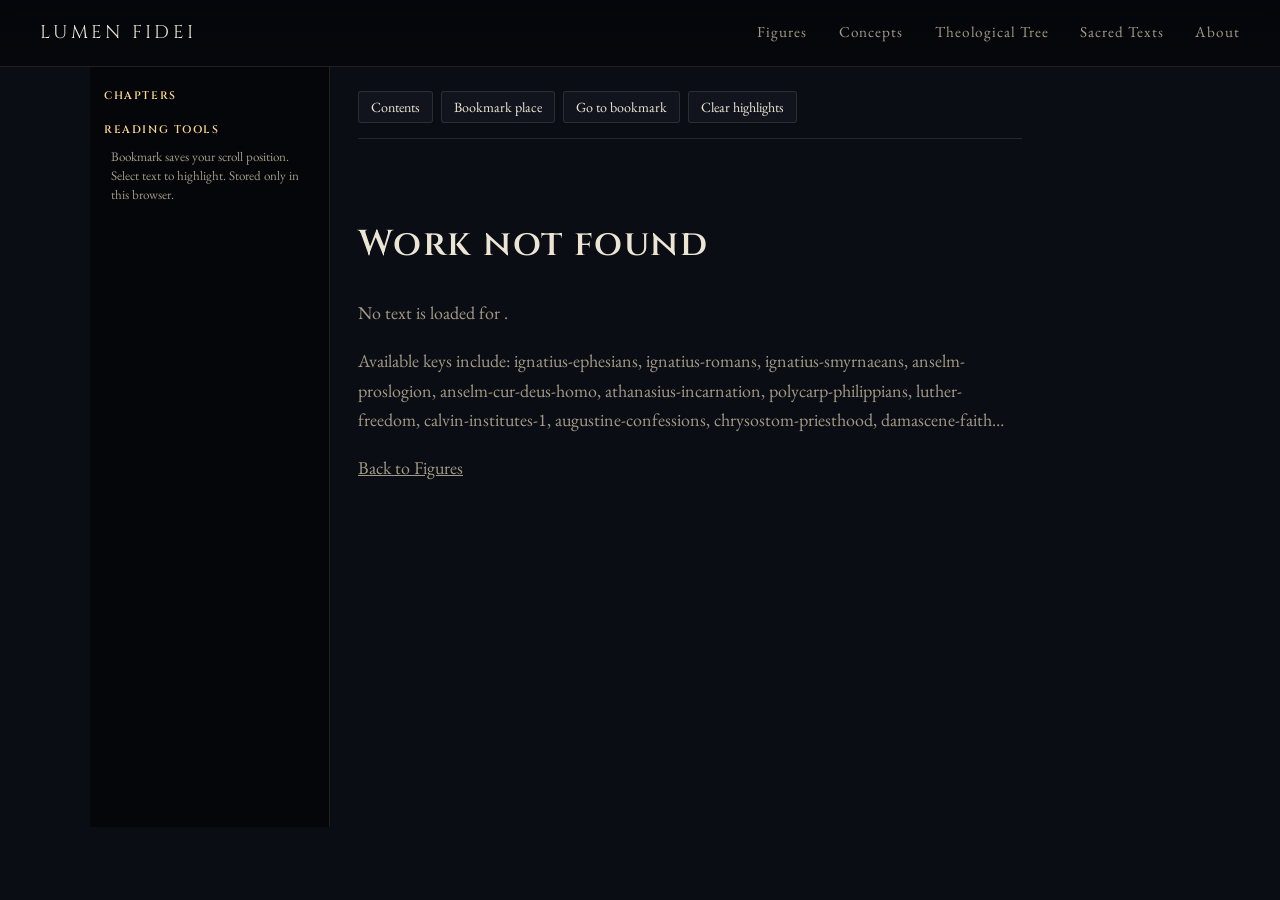
<file: lumen_fidei/texts/work.html>
<!DOCTYPE html>
<html lang="en">
<head>
<meta charset="UTF-8">
<meta name="viewport" content="width=device-width, initial-scale=1.0">
<title>Work — Lumen Fidei</title>
<meta name="description" content="Read a public-domain theological work. Bookmark your place and highlight passages.">
<link rel="stylesheet" href="../css/style.css">
<style>
  .work-app {
    display: grid;
    grid-template-columns: 240px 1fr;
    max-width: 1100px;
    margin: 0 auto;
    min-height: calc(100vh - 140px);
  }
  @media (max-width: 860px) {
    .work-app { grid-template-columns: 1fr; }
    .work-side { display: none; }
    .work-side.open {
      display: block; position: fixed; inset: 0; z-index: 90;
      background: var(--bg-deep); overflow-y: auto; padding: 1.25rem;
    }
  }
  .work-side {
    border-right: 1px solid var(--hairline);
    background: var(--bg-deep);
    padding: 1.1rem 0.9rem 2rem;
    position: sticky;
    top: 70px;
    max-height: calc(100vh - 70px);
    overflow-y: auto;
  }
  .work-side h3 {
    font-size: 0.68rem;
    letter-spacing: 0.14em;
    text-transform: uppercase;
    color: var(--gold-glow);
    margin: 1rem 0 0.5rem;
  }
  .work-side h3:first-child { margin-top: 0.2rem; }
  .work-side a.ch-link {
    display: block;
    color: var(--ink-dim);
    text-decoration: none;
    font-size: 0.9rem;
    padding: 0.3rem 0.4rem;
    border-radius: 3px;
  }
  .work-side a.ch-link:hover,
  .work-side a.ch-link.is-active { color: var(--gold-glow); background: rgba(201,162,39,0.08); }

  .work-main { padding: 1.5rem 1.75rem 4rem; max-width: 720px; }
  @media (max-width: 860px) { .work-main { padding: 1rem 1.1rem 3rem; } }

  .work-toolbar {
    display: flex;
    flex-wrap: wrap;
    gap: 0.5rem;
    align-items: center;
    margin-bottom: 1.25rem;
    padding-bottom: 0.9rem;
    border-bottom: 1px solid var(--hairline);
    position: sticky;
    top: 70px;
    z-index: 5;
    background: var(--bg);
  }
  .work-toolbar button {
    font-family: var(--serif-body);
    font-size: 0.88rem;
    background: var(--bg-panel);
    color: var(--ink);
    border: 1px solid var(--hairline);
    padding: 0.4rem 0.75rem;
    border-radius: 3px;
    cursor: pointer;
  }
  .work-toolbar button:hover,
  .work-toolbar button.is-on {
    border-color: var(--gold);
    color: var(--gold-glow);
  }
  .work-toolbar .status {
    margin-left: auto;
    font-size: 0.82rem;
    color: var(--ink-dim);
  }

  .work-meta .eyebrow {
    font-size: 0.72rem;
    letter-spacing: 0.14em;
    text-transform: uppercase;
    color: var(--gold-glow);
  }
  .work-meta h1 {
    margin: 0.35rem 0 0.4rem;
    font-size: clamp(1.5rem, 3vw, 2rem);
    line-height: 1.2;
  }
  .work-meta .sub {
    color: var(--ink-dim);
    font-size: 0.95rem;
    margin-bottom: 1.5rem;
  }

  .chapter-block {
    margin-bottom: 2.4rem;
    scroll-margin-top: 130px;
  }
  .chapter-block h2 {
    font-size: 1.15rem;
    margin: 0 0 0.9rem;
    color: var(--gold-glow);
    border-bottom: 1px solid var(--hairline);
    padding-bottom: 0.4rem;
  }
  .chapter-block p {
    margin: 0 0 0.9rem;
    line-height: 1.75;
    color: var(--ink);
  }
  .chapter-block p.hl-selectable {
    cursor: text;
  }

  mark.user-hl {
    background: rgba(201,162,39,0.28);
    color: inherit;
    border-radius: 2px;
    padding: 0 0.05em;
    box-decoration-break: clone;
    -webkit-box-decoration-break: clone;
  }

  .bookmark-marker {
    display: inline-block;
    width: 0;
    height: 0;
    position: relative;
  }
  .bookmark-marker::before {
    content: '🔖';
    position: absolute;
    left: -1.4rem;
    top: -0.1rem;
    font-size: 0.95rem;
    opacity: 0.9;
  }

  .hl-popup {
    position: fixed;
    z-index: 100;
    display: none;
    gap: 0.35rem;
    padding: 0.35rem;
    background: var(--bg-panel);
    border: 1px solid var(--hairline);
    border-radius: 6px;
    box-shadow: 0 8px 24px rgba(0,0,0,0.35);
  }
  .hl-popup.is-visible { display: flex; }
  .hl-popup button {
    font-family: var(--serif-body);
    font-size: 0.82rem;
    background: transparent;
    color: var(--ink);
    border: 1px solid var(--hairline);
    padding: 0.35rem 0.6rem;
    border-radius: 3px;
    cursor: pointer;
  }
  .hl-popup button:hover { border-color: var(--gold); color: var(--gold-glow); }

  .source-footer {
    margin-top: 2.5rem;
    padding-top: 1.2rem;
    border-top: 1px dashed var(--hairline);
    font-size: 0.85rem;
    color: var(--ink-dim);
    line-height: 1.55;
  }
  .missing { color: var(--ink-dim); padding: 2rem 0; }
</style>
</head>
<body>

<header class="site-header">
  <a href="../index.html" class="wordmark">LUMEN&nbsp;FIDEI</a>
  <nav>
    <a href="../figures.html">Figures</a>
    <a href="../concepts.html">Concepts</a>
    <a href="../theological-tree.html">Theological Tree</a>
    <a href="bible.html">Sacred Texts</a>
    <a href="../about.html">About</a>
  </nav>
</header>

<div class="work-app">
  <aside class="work-side" id="work-side">
    <h3>Chapters</h3>
    <div id="work-toc"></div>
    <h3>Reading tools</h3>
    <p style="font-size:0.82rem;color:var(--ink-dim);line-height:1.45;margin:0.3rem 0.4rem 0;">
      Bookmark saves your scroll position. Select text to highlight. Stored only in this browser.
    </p>
  </aside>

  <main class="work-main">
    <div class="work-toolbar">
      <button type="button" id="btn-side" class="mobile-only">Contents</button>
      <button type="button" id="btn-bookmark" title="Save place in this work">Bookmark place</button>
      <button type="button" id="btn-goto-bookmark" title="Jump to saved bookmark">Go to bookmark</button>
      <button type="button" id="btn-clear-hl" title="Clear highlights in this work">Clear highlights</button>
      <span class="status" id="tool-status"></span>
    </div>
    <div id="work-root">
      <p class="missing">Loading…</p>
    </div>
  </main>
</div>

<div class="hl-popup" id="hl-popup" role="toolbar" aria-label="Highlight selection">
  <button type="button" id="btn-hl">Highlight</button>
  <button type="button" id="btn-hl-clear-sel">Clear mark</button>
</div>

<script src="../js/works.js"></script>
<script>
(function () {
  function qs(name) {
    const m = new URLSearchParams(window.location.search).get(name);
    if (m) return m;
    // support hash #workKey or #workKey/ch-0
    const raw = (window.location.hash || '').replace(/^#/, '');
    if (!raw) return null;
    return raw.split('/')[0] || null;
  }

  function escapeHtml(s) {
    return String(s)
      .replace(/&/g, '&amp;')
      .replace(/</g, '&lt;')
      .replace(/>/g, '&gt;')
      .replace(/"/g, '&quot;');
  }

  function storageKey(workId, kind) {
    return 'lumen_fidei_' + kind + '_' + workId;
  }

  function loadJSON(key, fallback) {
    try {
      const raw = localStorage.getItem(key);
      if (!raw) return fallback;
      return JSON.parse(raw);
    } catch (e) {
      return fallback;
    }
  }

  function saveJSON(key, val) {
    try {
      localStorage.setItem(key, JSON.stringify(val));
    } catch (e) { /* quota / private mode */ }
  }

  function flash(msg) {
    const el = document.getElementById('tool-status');
    if (!el) return;
    el.textContent = msg;
    clearTimeout(flash._t);
    flash._t = setTimeout(function () { el.textContent = ''; }, 2800);
  }

  let currentWorkId = null;

  function render() {
    const id = qs('id');
    const root = document.getElementById('work-root');
    const tocEl = document.getElementById('work-toc');
    currentWorkId = id;

    if (!id || !window.WORKS || !window.WORKS[id]) {
      const available = window.WORKS ? Object.keys(window.WORKS).slice(0, 12).join(', ') + '…' : '(works failed to load)';
      root.innerHTML =
        '<div class="missing"><h1>Work not found</h1><p>No text is loaded for <code>' +
        escapeHtml(id || '') + '</code>.</p><p>Available keys include: ' + escapeHtml(available) +
        '</p><p><a href="../figures.html">Back to Figures</a></p></div>';
      tocEl.innerHTML = '';
      document.title = 'Work not found — Lumen Fidei';
      return;
    }

    const w = window.WORKS[id];
    document.title = (w.title || id) + ' — Lumen Fidei';

    // TOC
    tocEl.innerHTML = (w.chapters || []).map(function (ch, i) {
      const label = ch.heading || ('Chapter ' + (i + 1));
      return '<a class="ch-link" href="#ch-' + i + '" data-ch="' + i + '">' + escapeHtml(label) + '</a>';
    }).join('') || '<span style="color:var(--ink-dim);font-size:0.85rem;padding:0.3rem">No chapters</span>';

    let body = '';
    body += '<div class="work-meta">';
    body += '<span class="eyebrow">' + escapeHtml(w.author || '') + '</span>';
    body += '<h1>' + escapeHtml(w.title) + '</h1>';
    body += '<div class="sub">' + escapeHtml(w.translation || 'Public domain translation') + '</div>';
    body += '</div>';

    (w.chapters || []).forEach(function (ch, i) {
      body += '<section class="chapter-block" id="ch-' + i + '">';
      if (ch.heading) body += '<h2>' + escapeHtml(ch.heading) + '</h2>';
      (ch.paragraphs || []).forEach(function (para, pi) {
        body += '<p class="hl-selectable" data-ch="' + i + '" data-p="' + pi + '" id="p-' + i + '-' + pi + '">' +
          escapeHtml(para) + '</p>';
      });
      body += '</section>';
    });

    body += '<p class="source-footer">';
    body += escapeHtml(w.note || 'This text is in the public domain and is hosted on Lumen Fidei for reading without leaving the site.');
    body += ' · <a href="../figures.html">Figures</a>';
    body += ' · Bookmarks &amp; highlights stay in this browser only.';
    body += '</p>';

    root.innerHTML = body;

    // Chapter nav smooth scroll
    tocEl.querySelectorAll('.ch-link').forEach(function (a) {
      a.addEventListener('click', function (e) {
        e.preventDefault();
        const el = document.getElementById('ch-' + a.getAttribute('data-ch'));
        if (el) el.scrollIntoView({ behavior: 'smooth', block: 'start' });
        document.getElementById('work-side').classList.remove('open');
      });
    });

    applyHighlights(id);
    applyBookmarkMarker(id);

    // Restore scroll from ?bookmark=1 or hash chapter
    const params = new URLSearchParams(window.location.search);
    if (params.get('resume') === '1') {
      restoreBookmark(id, true);
    } else {
      const hash = (window.location.hash || '').replace(/^#/, '');
      if (hash && hash.indexOf('ch-') === 0) {
        const target = document.getElementById(hash);
        if (target) requestAnimationFrame(function () {
          target.scrollIntoView({ block: 'start' });
        });
      }
    }
  }

  /* ---------- Highlights ---------- */
  function applyHighlights(workId) {
    const map = loadJSON(storageKey(workId, 'hl'), {});
    Object.keys(map).forEach(function (pid) {
      const el = document.getElementById(pid);
      if (!el) return;
      const ranges = map[pid];
      if (!ranges || !ranges.length) return;
      // Apply by wrapping full paragraph if stored as full, else approximate by text snippets
      ranges.forEach(function (r) {
        highlightInElement(el, r.text);
      });
    });
  }

  function highlightInElement(el, snippet) {
    if (!snippet || !el) return;
    const text = el.textContent;
    const idx = text.indexOf(snippet);
    if (idx < 0) {
      // fallback: mark whole paragraph
      if (!el.querySelector('mark.user-hl')) {
        el.innerHTML = '<mark class="user-hl">' + escapeHtml(text) + '</mark>';
      }
      return;
    }
    const before = text.slice(0, idx);
    const mid = text.slice(idx, idx + snippet.length);
    const after = text.slice(idx + snippet.length);
    el.innerHTML = escapeHtml(before) + '<mark class="user-hl">' + escapeHtml(mid) + '</mark>' + escapeHtml(after);
  }

  function saveHighlightFromSelection() {
    const sel = window.getSelection();
    if (!sel || sel.isCollapsed || !currentWorkId) return;
    const range = sel.getRangeAt(0);
    const node = range.commonAncestorContainer;
    const p = node.nodeType === 1 ? node.closest('p.hl-selectable') : node.parentElement && node.parentElement.closest('p.hl-selectable');
    if (!p || !p.id) {
      flash('Select text inside a paragraph');
      return;
    }
    const snippet = sel.toString().trim();
    if (snippet.length < 2) return;

    const map = loadJSON(storageKey(currentWorkId, 'hl'), {});
    if (!map[p.id]) map[p.id] = [];
    // avoid dupes
    if (!map[p.id].some(function (r) { return r.text === snippet; })) {
      map[p.id].push({ text: snippet, t: Date.now() });
    }
    saveJSON(storageKey(currentWorkId, 'hl'), map);
    highlightInElement(p, snippet);
    sel.removeAllRanges();
    hidePopup();
    flash('Highlight saved');
  }

  function clearHighlightsInWork() {
    if (!currentWorkId) return;
    localStorage.removeItem(storageKey(currentWorkId, 'hl'));
    // re-render body text without marks
    render();
    flash('Highlights cleared');
  }

  /* ---------- Bookmarks ---------- */
  function saveBookmark() {
    if (!currentWorkId) return;
    // Find nearest paragraph in view
    const paras = Array.prototype.slice.call(document.querySelectorAll('p.hl-selectable'));
    let best = null;
    let bestDist = Infinity;
    const mid = window.innerHeight * 0.28;
    paras.forEach(function (p) {
      const r = p.getBoundingClientRect();
      const dist = Math.abs(r.top - mid);
      if (r.bottom > 80 && dist < bestDist) {
        bestDist = dist;
        best = p;
      }
    });
    const data = {
      scrollY: window.scrollY,
      paragraphId: best ? best.id : null,
      chapterId: best ? ('ch-' + best.getAttribute('data-ch')) : null,
      t: Date.now()
    };
    saveJSON(storageKey(currentWorkId, 'bm'), data);
    applyBookmarkMarker(currentWorkId);
    flash('Bookmark saved' + (best ? ' near this passage' : ''));
  }

  function restoreBookmark(workId, silent) {
    const data = loadJSON(storageKey(workId, 'bm'), null);
    if (!data) {
      if (!silent) flash('No bookmark for this work');
      return;
    }
    if (data.paragraphId) {
      const el = document.getElementById(data.paragraphId);
      if (el) {
        el.scrollIntoView({ behavior: 'smooth', block: 'center' });
        if (!silent) flash('Jumped to bookmark');
        return;
      }
    }
    if (typeof data.scrollY === 'number') {
      window.scrollTo({ top: data.scrollY, behavior: 'smooth' });
      if (!silent) flash('Jumped to bookmark');
    }
  }

  function applyBookmarkMarker(workId) {
    document.querySelectorAll('.bookmark-marker').forEach(function (m) { m.remove(); });
    const data = loadJSON(storageKey(workId, 'bm'), null);
    if (!data || !data.paragraphId) return;
    const el = document.getElementById(data.paragraphId);
    if (!el) return;
    const mark = document.createElement('span');
    mark.className = 'bookmark-marker';
    mark.title = 'Your bookmark';
    el.insertBefore(mark, el.firstChild);
  }

  /* ---------- Selection popup ---------- */
  const popup = document.getElementById('hl-popup');
  function hidePopup() {
    popup.classList.remove('is-visible');
  }
  function showPopupNearSelection() {
    const sel = window.getSelection();
    if (!sel || sel.isCollapsed) { hidePopup(); return; }
    const range = sel.getRangeAt(0);
    const rect = range.getBoundingClientRect();
    if (!rect || (rect.width === 0 && rect.height === 0)) { hidePopup(); return; }
    popup.style.left = Math.min(window.innerWidth - 160, Math.max(8, rect.left + rect.width / 2 - 70)) + 'px';
    popup.style.top = Math.max(8, rect.top - 44) + 'px';
    popup.classList.add('is-visible');
  }

  document.addEventListener('mouseup', function () {
    setTimeout(showPopupNearSelection, 10);
  });
  document.addEventListener('scroll', hidePopup, true);
  document.getElementById('btn-hl').addEventListener('click', saveHighlightFromSelection);
  document.getElementById('btn-hl-clear-sel').addEventListener('click', function () {
    // remove highlight if selection is inside a mark
    const sel = window.getSelection();
    if (!sel || !currentWorkId) return;
    const node = sel.anchorNode && (sel.anchorNode.nodeType === 1 ? sel.anchorNode : sel.anchorNode.parentElement);
    const p = node && node.closest && node.closest('p.hl-selectable');
    if (!p) return;
    const map = loadJSON(storageKey(currentWorkId, 'hl'), {});
    delete map[p.id];
    saveJSON(storageKey(currentWorkId, 'hl'), map);
    // restore plain text
    p.textContent = p.textContent;
    hidePopup();
    flash('Marks cleared in paragraph');
  });

  document.getElementById('btn-bookmark').addEventListener('click', saveBookmark);
  document.getElementById('btn-goto-bookmark').addEventListener('click', function () {
    restoreBookmark(currentWorkId, false);
  });
  document.getElementById('btn-clear-hl').addEventListener('click', function () {
    if (confirm('Clear all highlights in this work?')) clearHighlightsInWork();
  });
  document.getElementById('btn-side').addEventListener('click', function () {
    document.getElementById('work-side').classList.toggle('open');
  });

  if (document.readyState === 'loading') {
    document.addEventListener('DOMContentLoaded', render);
  } else {
    render();
  }
  window.addEventListener('hashchange', render);
})();
</script>
</body>
</html>
</file>
<file: lumen_fidei/css/style.css>
@import url('https://fonts.googleapis.com/css2?family=Cinzel:wght@500;600;700&family=EB+Garamond:ital,wght@0,400;0,500;0,600;1,400&display=swap');

:root {
  --bg: #0b0d14;
  --bg-deep: #05060a;
  --bg-panel: #12141d;
  --ink: #ece5d4;
  --ink-dim: #a39a86;
  --hairline: rgba(236, 229, 212, 0.12);

  --gold: #c9a227;
  --gold-glow: #ffd98e;
  --purple: #6b3a76;
  --purple-glow: #c79bd6;
  --blue: #3a6ea5;
  --blue-glow: #9ecbff;
  --bronze: #a97142;
  --bronze-glow: #e6b988;

  --serif-display: 'Cinzel', serif;
  --serif-body: 'EB Garamond', serif;
}

* { box-sizing: border-box; }

html { scroll-behavior: smooth; }

body {
  margin: 0;
  background: var(--bg);
  color: var(--ink);
  font-family: var(--serif-body);
  font-size: 18px;
  line-height: 1.65;
}

a { color: inherit; }

h1, h2, h3, .display {
  font-family: var(--serif-display);
  letter-spacing: 0.04em;
  font-weight: 600;
  color: var(--ink);
}

/* ---------- Site chrome ---------- */

.site-header {
  position: sticky;
  top: 0;
  z-index: 50;
  display: flex;
  align-items: center;
  justify-content: space-between;
  padding: 1.1rem 2.5rem;
  background: linear-gradient(to bottom, rgba(5,6,10,0.95), rgba(5,6,10,0.75));
  backdrop-filter: blur(6px);
  border-bottom: 1px solid var(--hairline);
}

.site-header .wordmark {
  font-family: var(--serif-display);
  font-size: 1.15rem;
  letter-spacing: 0.18em;
  text-decoration: none;
}

.site-header nav {
  display: flex;
  gap: 2rem;
  font-size: 0.95rem;
  letter-spacing: 0.06em;
}

.site-header nav a {
  text-decoration: none;
  color: var(--ink-dim);
  transition: color 0.3s ease;
  position: relative;
}
.site-header nav a:hover,
.site-header nav a:focus-visible { color: var(--gold-glow); }

.site-footer {
  border-top: 1px solid var(--hairline);
  padding: 2.5rem;
  text-align: center;
  color: var(--ink-dim);
  font-size: 0.85rem;
}
.site-footer a { color: var(--ink-dim); text-decoration: underline; text-underline-offset: 3px; }

/* ---------- Cinematic hero (index) ---------- */

.hero {
  position: relative;
  min-height: 92vh;
  display: flex;
  flex-direction: column;
  align-items: center;
  justify-content: center;
  text-align: center;
  overflow: hidden;
  background:
    radial-gradient(ellipse at 50% 30%, rgba(201,162,39,0.10), transparent 60%),
    radial-gradient(ellipse at 50% 100%, rgba(5,6,10,1), var(--bg) 70%);
}

/* Hero: alternating public-domain Baroque / Catholic sacred art */
.hero-art {
  position: absolute;
  inset: 0;
  z-index: 0;
  overflow: hidden;
  background: #0a0b10;
}
.hero-art-slide {
  position: absolute;
  inset: 0;
  background-size: cover;
  background-position: center center;
  opacity: 0;
  transform: scale(1.06);
  transition: opacity 1.8s ease, transform 8s ease;
  filter: saturate(0.92) contrast(1.05);
}
.hero-art-slide.is-active {
  opacity: 1;
  transform: scale(1);
}
.hero-art-veil {
  position: absolute;
  inset: 0;
  z-index: 1;
  pointer-events: none;
  background:
    radial-gradient(ellipse 70% 55% at 50% 40%, rgba(8,9,12,0.25), rgba(8,9,12,0.82) 70%),
    linear-gradient(180deg, rgba(8,9,12,0.55) 0%, rgba(8,9,12,0.35) 40%, rgba(8,9,12,0.88) 100%);
}
@media (prefers-reduced-motion: reduce) {
  .hero-art-slide { transition: opacity 0.4s ease; transform: none; }
  .hero-art-slide.is-active { transform: none; }
}

.god-rays {
  position: absolute;
  inset: 0;
  background:
    linear-gradient(100deg, transparent 40%, rgba(255,217,142,0.06) 46%, transparent 52%),
    linear-gradient(115deg, transparent 55%, rgba(255,217,142,0.05) 60%, transparent 66%),
    linear-gradient(85deg, transparent 20%, rgba(255,217,142,0.04) 25%, transparent 30%);
  animation: ray-drift 18s ease-in-out infinite alternate;
  pointer-events: none;
}

@keyframes ray-drift {
  from { opacity: 0.6; transform: translateX(-2%); }
  to   { opacity: 1;   transform: translateX(2%); }
}

.motes { position: absolute; inset: 0; pointer-events: none; }
.mote {
  position: absolute;
  width: 3px; height: 3px;
  border-radius: 50%;
  background: var(--gold-glow);
  opacity: 0.5;
  animation: float-up linear infinite;
}
@keyframes float-up {
  from { transform: translateY(0); opacity: 0; }
  10%  { opacity: 0.6; }
  90%  { opacity: 0.3; }
  to   { transform: translateY(-110vh); opacity: 0; }
}

.hero-content { position: relative; z-index: 3; max-width: 800px; padding: 0 1.5rem; }

.hero .eyebrow {
  letter-spacing: 0.35em;
  text-transform: uppercase;
  font-size: 0.75rem;
  color: var(--gold-glow);
  margin-bottom: 1.25rem;
  opacity: 0;
  animation: reveal 1.2s ease forwards 0.2s;
}

.hero h1 {
  font-size: clamp(2.6rem, 6vw, 4.4rem);
  margin: 0 0 1.25rem;
  opacity: 0;
  animation: reveal 1.4s ease forwards 0.5s;
}

.hero p.lede {
  font-size: 1.2rem;
  color: var(--ink-dim);
  font-style: italic;
  max-width: 620px;
  margin: 0 auto 2.5rem;
  opacity: 0;
  animation: reveal 1.4s ease forwards 0.9s;
}

@keyframes reveal {
  from { opacity: 0; transform: translateY(14px); }
  to   { opacity: 1; transform: translateY(0); }
}

.hero .cta-row {
  display: flex;
  gap: 1.25rem;
  justify-content: center;
  flex-wrap: wrap;
  opacity: 0;
  animation: reveal 1.4s ease forwards 1.3s;
}

.btn {
  display: inline-block;
  padding: 0.85rem 1.8rem;
  border-radius: 2px;
  font-family: var(--serif-display);
  font-size: 0.85rem;
  letter-spacing: 0.12em;
  text-transform: uppercase;
  text-decoration: none;
  border: 1px solid var(--hairline);
  transition: all 0.35s ease;
}
.btn-primary {
  background: linear-gradient(135deg, var(--gold), #8a6c1c);
  color: #17130a;
  border-color: transparent;
  box-shadow: 0 0 0 rgba(255,217,142,0);
}
.btn-primary:hover, .btn-primary:focus-visible {
  box-shadow: 0 0 28px rgba(255,217,142,0.45);
  transform: translateY(-2px);
}
.btn-ghost { color: var(--ink); }
.btn-ghost:hover, .btn-ghost:focus-visible {
  border-color: var(--gold-glow);
  color: var(--gold-glow);
}

/* ---------- Section framing ---------- */

.section {
  max-width: 1100px;
  margin: 0 auto;
  padding: 5rem 2rem;
}

.section-head { max-width: 640px; margin: 0 auto 3rem; text-align: center; }
.section-head .eyebrow {
  letter-spacing: 0.3em; text-transform: uppercase; font-size: 0.72rem;
  color: var(--gold-glow); display: block; margin-bottom: 0.75rem;
}
.section-head h2 { font-size: clamp(1.7rem, 3.4vw, 2.4rem); margin: 0 0 0.75rem; }
.section-head p { color: var(--ink-dim); }

.tradition-grid {
  display: grid;
  grid-template-columns: repeat(3, 1fr);
  gap: 1.5rem;
  margin-top: 2rem;
}
@media (max-width: 760px) { .tradition-grid { grid-template-columns: 1fr; } }

.tradition-card {
  border: 1px solid var(--hairline);
  border-top: 3px solid var(--card-color, var(--gold));
  background: var(--bg-panel);
  padding: 1.6rem;
  border-radius: 3px;
}
.tradition-card h3 { font-size: 1.05rem; margin: 0 0 0.5rem; }
.tradition-card p { color: var(--ink-dim); font-size: 0.95rem; margin: 0; }

/* ---------- Timeline page ---------- */

.timeline-controls {
  display: flex;
  flex-wrap: wrap;
  gap: 0.75rem;
  justify-content: center;
  margin-bottom: 3rem;
}

.filter-chip {
  border: 1px solid var(--hairline);
  background: transparent;
  color: var(--ink-dim);
  padding: 0.55rem 1.1rem;
  border-radius: 999px;
  font-family: var(--serif-body);
  font-size: 0.9rem;
  cursor: pointer;
  display: flex;
  align-items: center;
  gap: 0.5rem;
  transition: all 0.25s ease;
}
.filter-chip .dot { width: 9px; height: 9px; border-radius: 50%; }
.filter-chip.active { color: var(--ink); border-color: currentColor; box-shadow: 0 0 14px rgba(255,255,255,0.08); }
.filter-chip:hover { color: var(--ink); }

.timeline-rail {
  position: relative;
  padding: 2rem 0 4rem;
}
.timeline-rail::before {
  content: '';
  position: absolute;
  left: 0; right: 0; top: 96px;
  height: 2px;
  background: linear-gradient(90deg, transparent, var(--hairline) 8%, var(--hairline) 92%, transparent);
}

.timeline-track {
  display: flex;
  gap: 2.2rem;
  overflow-x: auto;
  padding: 0.5rem 1rem 2rem;
  scroll-snap-type: x proximity;
}
.timeline-track::-webkit-scrollbar { height: 6px; }
.timeline-track::-webkit-scrollbar-thumb { background: var(--hairline); border-radius: 4px; }

.figure-node {
  flex: 0 0 auto;
  width: 150px;
  text-align: center;
  scroll-snap-align: center;
  cursor: pointer;
  background: none;
  border: none;
  color: var(--ink);
  font-family: var(--serif-body);
  padding-top: 0;
  transition: transform 0.3s ease;
}
.figure-node:hover, .figure-node:focus-visible { transform: translateY(-6px); }

.figure-node .portrait-ring {
  width: 92px; height: 92px;
  border-radius: 50%;
  margin: 0 auto 0.9rem;
  display: flex;
  align-items: center;
  justify-content: center;
  position: relative;
  border: 2px solid var(--ring-color, var(--gold));
  box-shadow: 0 0 0 rgba(0,0,0,0);
  transition: box-shadow 0.35s ease, transform 0.35s ease;
  overflow: hidden;
  background: var(--bg-panel);
}
.figure-node:hover .portrait-ring, .figure-node:focus-visible .portrait-ring {
  box-shadow: 0 0 24px var(--ring-glow, var(--gold-glow));
  transform: scale(1.06);
}
.figure-node img { width: 100%; height: 100%; object-fit: cover; }
.figure-node .monogram {
  font-family: var(--serif-display);
  font-size: 1.6rem;
  color: var(--ring-color, var(--gold));
}
.figure-node .fname { font-size: 0.92rem; font-weight: 600; line-height: 1.3; }
.figure-node .fdates { font-size: 0.78rem; color: var(--ink-dim); }

.era-label {
  font-size: 0.7rem; letter-spacing: 0.2em; text-transform: uppercase;
  color: var(--ink-dim); text-align: center; margin-bottom: 0.4rem;
}

/* Selection panel */
.figure-panel-backdrop {
  position: fixed; inset: 0; background: rgba(5,6,10,0.78);
  backdrop-filter: blur(3px);
  display: none;
  align-items: center; justify-content: center;
  z-index: 100;
  padding: 2rem;
}
.figure-panel-backdrop.open { display: flex; }

.figure-panel {
  background: var(--bg-panel);
  border: 1px solid var(--hairline);
  border-top: 3px solid var(--ring-color, var(--gold));
  max-width: 560px;
  width: 100%;
  max-height: 85vh;
  overflow-y: auto;
  border-radius: 4px;
  padding: 2.4rem;
  position: relative;
  animation: panel-in 0.4s ease;
}
@keyframes panel-in {
  from { opacity: 0; transform: translateY(18px) scale(0.98); }
  to   { opacity: 1; transform: translateY(0) scale(1); }
}
.figure-panel .close-btn {
  position: absolute; top: 1rem; right: 1.2rem;
  background: none; border: none; color: var(--ink-dim);
  font-size: 1.4rem; cursor: pointer;
}
.figure-panel .panel-head { display: flex; gap: 1.2rem; align-items: center; margin-bottom: 1.2rem; }
.figure-panel .panel-portrait {
  width: 76px; height: 76px; border-radius: 50%; overflow: hidden;
  border: 2px solid var(--ring-color, var(--gold)); flex: 0 0 auto;
  display: flex; align-items: center; justify-content: center;
  font-family: var(--serif-display); font-size: 1.3rem;
}
.figure-panel .panel-portrait img { width: 100%; height: 100%; object-fit: cover; }
.figure-panel h3 { margin: 0 0 0.2rem; font-size: 1.3rem; }
.tag-pill {
  display: inline-block; font-size: 0.72rem; letter-spacing: 0.1em; text-transform: uppercase;
  padding: 0.2rem 0.6rem; border-radius: 999px; border: 1px solid var(--ring-color, var(--gold));
  color: var(--ring-color, var(--gold));
}
.figure-panel .panel-body p { color: var(--ink-dim); }
.figure-panel .panel-cta { margin-top: 1.4rem; }

/* ---------- Figure profile page ---------- */

.profile-hero {
  padding: 5rem 2rem 3rem;
  text-align: center;
  background: radial-gradient(ellipse at 50% 0%, rgba(201,162,39,0.08), transparent 60%);
}
.profile-portrait {
  width: 160px; height: 160px; border-radius: 50%; margin: 0 auto 1.5rem;
  border: 3px solid var(--gold); box-shadow: 0 0 40px rgba(201,162,39,0.35);
  overflow: hidden;
}
.profile-portrait img { width: 100%; height: 100%; object-fit: cover; }
.profile-hero h1 { font-size: clamp(2rem, 4vw, 2.8rem); margin: 0 0 0.5rem; }
.profile-hero .epithet { color: var(--ink-dim); font-style: italic; margin-bottom: 1rem; }

.profile-grid {
  max-width: 900px; margin: 0 auto; padding: 0 2rem 5rem;
  display: grid; gap: 3rem;
}

.profile-block h2 {
  font-size: 1.3rem; margin-bottom: 1rem;
  border-bottom: 1px solid var(--hairline); padding-bottom: 0.6rem;
}

.concept-list { display: grid; gap: 1rem; }
.concept-card {
  background: var(--bg-panel); border: 1px solid var(--hairline);
  border-left: 3px solid var(--gold); padding: 1.1rem 1.3rem; border-radius: 3px;
}
.concept-card h4 { margin: 0 0 0.4rem; font-family: var(--serif-display); font-size: 1rem; }
.concept-card p { margin: 0; color: var(--ink-dim); font-size: 0.95rem; }

.work-card {
  background: var(--bg-panel); border: 1px solid var(--hairline);
  padding: 1.3rem; border-radius: 3px; margin-bottom: 1.2rem;
}
.work-card h4 { margin: 0 0 0.3rem; }
.work-card .work-meta { font-size: 0.85rem; color: var(--ink-dim); margin-bottom: 0.8rem; }
.chapter-summary { border-top: 1px dashed var(--hairline); padding-top: 0.8rem; margin-top: 0.8rem; }
.chapter-summary h5 { margin: 0 0 0.3rem; font-size: 0.95rem; color: var(--gold-glow); }
.chapter-summary p { margin: 0 0 0.8rem; font-size: 0.93rem; color: var(--ink-dim); }

.pd-reader {
  background: var(--bg-deep); border: 1px solid var(--hairline);
  padding: 1.6rem 1.8rem; border-radius: 3px; margin-top: 1rem;
  font-family: var(--serif-body); font-size: 1.05rem;
}
.pd-reader .source-note { font-size: 0.8rem; color: var(--ink-dim); margin-top: 1rem; font-style: italic; }

/* ============================================================
   FIGURE PROFILE — scalable architecture (fp- namespace)
   Used by figures/profile.html, driven by js/profile-data.js
   and js/profile.js. Keep all new profile styling under the
   fp- prefix so it never collides with the older .profile-*
   rules above (still used elsewhere) or other pages.
   ============================================================ */

.fp-context-banner {
  display: none;
  max-width: 1200px;
  margin: 0 auto;
  padding: 0.75rem 2rem;
  gap: 0.6rem;
  align-items: center;
  justify-content: space-between;
  background: linear-gradient(90deg, rgba(201,162,39,0.14), rgba(201,162,39,0.02));
  border-bottom: 1px solid rgba(201,162,39,0.3);
  font-size: 0.92rem;
  color: var(--ink);
}
.fp-context-banner.is-visible { display: flex; }
.fp-context-banner strong { color: var(--gold-glow); }
.fp-context-banner button {
  background: none;
  border: 1px solid var(--hairline);
  color: var(--ink-dim);
  border-radius: 999px;
  padding: 0.3rem 0.8rem;
  font-family: var(--serif-body);
  font-size: 0.82rem;
  cursor: pointer;
  white-space: nowrap;
}
.fp-context-banner button:hover { color: var(--ink); border-color: var(--gold-glow); }

.fp-shell {
  width: 100%;
}

.fp-layout {
  display: grid;
  grid-template-columns: 250px 1fr;
  gap: 2.5rem;
  align-items: start;
  padding: 0 2rem 4rem;
  max-width: 1200px;
  margin: 0 auto;
}
@media (max-width: 900px) {
  .fp-layout { grid-template-columns: 1fr; padding: 0 1.2rem 3rem; }
  .fp-nav { position: static !important; max-height: none !important; order: 2; }
  .fp-main { order: 1; }
}

.fp-nav {
  position: sticky;
  top: 90px;
  max-height: calc(100vh - 110px);
  overflow-y: auto;
  padding-right: 0.5rem;
}

.fp-main {
  padding-top: 2.5rem;
}
.fp-nav-group { margin-bottom: 1.4rem; }
.fp-nav-label {
  font-family: var(--serif-display);
  font-size: 0.68rem;
  letter-spacing: 0.14em;
  text-transform: uppercase;
  color: var(--ink-dim);
  margin: 0 0 0.5rem;
}
.fp-nav-list { list-style: none; margin: 0; padding: 0; }
.fp-nav-list li { margin-bottom: 0.15rem; }
.fp-nav-list a {
  display: block;
  text-decoration: none;
  color: var(--ink-dim);
  font-size: 0.92rem;
  padding: 0.3rem 0.6rem;
  border-left: 2px solid transparent;
  border-radius: 2px;
  transition: all 0.2s ease;
}
.fp-nav-list a:hover, .fp-nav-list a:focus-visible {
  color: var(--ink);
  background: rgba(236,229,212,0.05);
}
.fp-nav-list a.is-active {
  color: var(--gold-glow);
  border-left-color: var(--gold);
  background: rgba(201,162,39,0.08);
}

.fp-hero {
  position: relative;
  overflow: hidden;
  padding: 0; /* overridden by mystical grid layout */
  text-align: left;
  background: var(--fp-hero-bg, radial-gradient(ellipse at 50% 0%, rgba(201,162,39,0.08), transparent 60%));
  border-bottom: 2px solid var(--hairline);
  margin-bottom: 0;
  margin-left: -2rem;
  margin-right: -2rem;
  width: calc(100% + 4rem);
  box-shadow: 0 8px 32px rgba(0, 0, 0, 0.5);
}
@media (max-width: 900px) {
  .fp-hero {
    margin-left: -1.2rem;
    margin-right: -1.2rem;
    width: calc(100% + 2.4rem);
    padding: 3rem 1.2rem 2.5rem;
  }
}
.fp-hero > * { position: relative; z-index: 1; }
.fp-hero .fp-ornamental-frame {
  position: absolute;
  inset: 0;
  pointer-events: none;
  z-index: 0;
}
.fp-hero .fp-ornament {
  position: absolute;
  display: block;
  opacity: 0.8;
}
.fp-hero .fp-ornament-a {
  width: 680px;
  height: 680px;
  left: 50%;
  top: -260px;
  transform: translateX(-50%);
  border-radius: 50%;
  border: 1px solid rgba(255,255,255,0.08);
  box-shadow: inset 0 0 0 20px rgba(255,255,255,0.015), 0 0 50px rgba(201,162,39,0.08);
}
.fp-hero .fp-ornament-b {
  left: 50%;
  top: 50px;
  width: min(62vw, 640px);
  height: 200px;
  transform: translateX(-50%);
  border: 1px solid rgba(255,255,255,0.08);
  border-bottom: none;
  border-radius: 52% 52% 0 0 / 100% 100% 0 0;
  opacity: 0.7;
}
.fp-hero .fp-portrait {
  /* full-bleed; circle style retired */
  width: 100%;
  height: 100%;
  border-radius: 0;
  margin: 0;
  border: none;
  box-shadow: none;
  overflow: hidden;
  display: flex;
  align-items: center;
  justify-content: center;
}
.fp-hero .fp-portrait img { width: 100%; height: 100%; object-fit: cover; }
.fp-hero h1 { font-size: clamp(1.9rem, 4vw, 2.6rem); margin: 0.6rem 0 0.3rem; }
.fp-hero .fp-dates { color: var(--ink-dim); font-size: 1rem; margin-bottom: 0.6rem; }
.fp-hero .fp-epithet { font-style: italic; color: var(--ink-dim); margin: 0.4rem auto 0.9rem; max-width: 620px; }
.fp-hero .fp-roles {
  display: flex; flex-wrap: wrap; gap: 0.4rem; justify-content: center; margin-top: 0.6rem;
}
.fp-role-pill {
  font-size: 0.75rem; letter-spacing: 0.04em; padding: 0.25rem 0.7rem; border-radius: 999px;
  border: 1px solid var(--hairline); color: var(--ink-dim);
}
.fp-meta-row {
  display: flex; flex-wrap: wrap; gap: 0.5rem 1.4rem; justify-content: center;
  margin-top: 1rem; font-size: 0.85rem; color: var(--ink-dim);
}
.fp-meta-row span strong { color: var(--ink); font-weight: 600; }

.fp-section { 
  margin-bottom: 3rem; 
  scroll-margin-top: 90px;
  padding: 0;
}

.fp-section h2 {
  font-size: 1.45rem; 
  margin: 0 0 1.2rem; 
  padding-bottom: 0.7rem;
  border-bottom: 2px solid var(--gold);
  color: var(--ink);
  text-transform: none;
  letter-spacing: 0.03em;
}

.fp-section > p { 
  color: var(--ink-dim); 
  line-height: 1.8; 
  font-size: 0.98rem;
}

.fp-concept-chips { 
  display: grid;
  grid-template-columns: repeat(auto-fit, minmax(140px, 1fr));
  gap: 0.7rem; 
  margin-top: 1rem;
}

.fp-concept-chip {
  font-size: 0.84rem; 
  padding: 0.5rem 1rem; 
  border-radius: 4px;
  border: 1px solid rgba(201,162,39,0.4); 
  color: var(--ink);
  background: rgba(201,162,39,0.08);
  text-align: center;
  transition: all 0.2s ease;
}

.fp-concept-chip:hover {
  background: rgba(201,162,39,0.15);
  border-color: var(--gold);
}

/* ---- Opinions: independently addressable position essays ---- */
.fp-opinion {
  scroll-margin-top: 90px;
  background: rgba(18, 20, 29, 0.6);
  border: 1px solid rgba(236, 229, 212, 0.15);
  border-left: 4px solid var(--gold);
  border-radius: 6px;
  padding: 2rem;
  margin-bottom: 1.8rem;
  transition: all 0.3s ease;
}

.fp-opinion:hover {
  background: rgba(18, 20, 29, 0.8);
  border-color: rgba(236, 229, 212, 0.25);
}

.fp-opinion h3 { 
  margin: 0 0 0.5rem; 
  font-size: 1.25rem;
  color: var(--ink);
}

.fp-opinion .fp-opinion-thesis {
  font-style: italic; 
  color: var(--gold-glow); 
  font-size: 0.98rem; 
  margin: 0 0 1.2rem;
  line-height: 1.6;
}

.fp-opinion p { 
  color: var(--ink-dim); 
  line-height: 1.8; 
  margin: 0 0 1rem; 
  font-size: 0.96rem;
}

.fp-opinion p:last-of-type { margin-bottom: 0; }

.fp-opinion.is-foregrounded {
  border-left-color: var(--gold-glow);
  box-shadow: 0 0 0 1px rgba(201,162,39,0.5), 0 0 40px rgba(201,162,39,0.25);
  animation: fp-glow-in 1.6s ease;
  background: rgba(18, 20, 29, 0.9);
}
@keyframes fp-glow-in {
  0% { box-shadow: 0 0 0 1px rgba(201,162,39,0.7), 0 0 60px rgba(201,162,39,0.45); }
  100% { box-shadow: 0 0 0 1px rgba(201,162,39,0.4), 0 0 34px rgba(201,162,39,0.22); }
}
.fp-opinion-tag {
  display: inline-block; font-size: 0.68rem; letter-spacing: 0.1em; text-transform: uppercase;
  color: var(--ink-dim); border: 1px solid var(--hairline); border-radius: 999px;
  padding: 0.15rem 0.55rem; margin-bottom: 0.7rem;
}
.fp-opinion-links {
  margin-top: 1rem; padding-top: 0.9rem; border-top: 1px dashed var(--hairline);
  font-size: 0.88rem;
}
.fp-opinion-links a {
  color: var(--ink); text-decoration: none; border-bottom: 1px solid var(--gold);
}
.fp-opinion-links a:hover { color: var(--gold-glow); }

/* ---- Relation grids: influences / influenced / opponents ---- */
.fp-rel-grid {
  display: grid;
  grid-template-columns: repeat(auto-fill, minmax(220px, 1fr));
  gap: 1rem;
  margin-top: 1rem;
}

.fp-rel-card {
  display: block;
  background: rgba(18, 20, 29, 0.5);
  border: 1px solid rgba(236, 229, 212, 0.15);
  border-radius: 6px;
  padding: 1.2rem;
  text-decoration: none;
  color: var(--ink);
  transition: all 0.3s ease;
}

.fp-rel-card:hover { 
  border-color: var(--gold-glow); 
  transform: translateY(-3px);
  background: rgba(18, 20, 29, 0.8);
  box-shadow: 0 8px 20px rgba(201, 162, 39, 0.15);
}

.fp-rel-card .fp-rel-name { 
  font-weight: 700; 
  font-size: 1rem;
  display: flex;
  align-items: center;
  gap: 0.5rem;
}

.fp-rel-card .fp-rel-note { 
  display: block; 
  font-size: 0.84rem; 
  color: var(--ink-dim); 
  margin-top: 0.5rem;
  line-height: 1.5;
}

.fp-rel-card.fp-rel-inert { cursor: default; }

.fp-rel-card.fp-rel-inert:hover { 
  transform: none; 
  border-color: rgba(236, 229, 212, 0.15);
  background: rgba(18, 20, 29, 0.5);
  box-shadow: none;
}

.fp-controversy-card {
  background: rgba(18, 20, 29, 0.5); 
  border: 1px solid rgba(236, 229, 212, 0.15); 
  border-radius: 6px;
  padding: 1.3rem 1.5rem; 
  margin-bottom: 1rem;
  transition: all 0.2s ease;
}

.fp-controversy-card:hover {
  background: rgba(18, 20, 29, 0.7);
  border-color: rgba(201, 162, 39, 0.3);
}

.fp-controversy-card h4 { 
  margin: 0 0 0.5rem; 
  font-family: var(--serif-display); 
  font-size: 1.05rem;
  color: var(--ink);
}

.fp-controversy-card p { 
  margin: 0; 
  color: var(--ink-dim); 
  font-size: 0.95rem;
  line-height: 1.6;
}

.fp-sources-list { list-style: none; margin: 0; padding: 0; }
.fp-sources-list li {
  padding: 0.5rem 0; border-bottom: 1px dashed var(--hairline); color: var(--ink-dim); font-size: 0.95rem;
}
.fp-sources-list li:last-child { border-bottom: none; }
.fp-sources-list a { color: var(--ink); text-decoration: none; border-bottom: 1px solid transparent; }
.fp-sources-list a:hover { color: var(--gold-glow); border-bottom-color: var(--gold); }

.fp-not-found { text-align: center; padding: 6rem 2rem; color: var(--ink-dim); }
.fp-not-found a { color: var(--gold-glow); }

/* ---------- Figure visual identity system ---------- */

.fp-shell {
  position: relative;
  isolation: isolate;
  background: linear-gradient(180deg, var(--fp-surface-top, #12141d), var(--fp-surface-bottom, #0a0d12));
  color: var(--fp-hero-ink, var(--ink));
  border-top: 1px solid var(--fp-border, var(--hairline));
}
.fp-shell::before {
  content: "";
  position: absolute;
  inset: 0;
  background:
    radial-gradient(circle at 15% 18%, var(--fp-glow, rgba(201,162,39,0.18)), transparent 30%),
    linear-gradient(180deg, rgba(255,255,255,0.015), transparent 18rem);
  opacity: 0.9;
  pointer-events: none;
  z-index: -2;
}
.fp-shell::after {
  content: "";
  position: absolute;
  inset: 0;
  background: repeating-linear-gradient(
    0deg,
    rgba(255,255,255,0.02),
    rgba(255,255,255,0.02) 1px,
    transparent 1px,
    transparent 4px
  );
  opacity: 0.18;
  mix-blend-mode: screen;
  pointer-events: none;
  z-index: -1;
}
.fp-shell[data-identity="augustine"] .fp-hero {
  background:
    radial-gradient(circle at 50% 18%, rgba(255,217,142,0.18), transparent 32%),
    linear-gradient(180deg, rgba(26,19,11,0.96), rgba(14,11,12,0.98));
}
.fp-shell[data-identity="augustine"] .fp-hero .fp-ornament-a {
  border-color: rgba(231,201,164,0.28);
  box-shadow: inset 0 0 0 18px rgba(231,201,164,0.02), 0 0 60px rgba(215,167,94,0.14);
}
.fp-shell[data-identity="augustine"] .fp-hero .fp-ornament-b {
  border-color: rgba(231,201,164,0.22);
  background: linear-gradient(180deg, rgba(255,217,142,0.03), transparent);
}
.fp-shell[data-identity="augustine"] .fp-hero h1,
.fp-shell[data-identity="augustine"] .fp-section h2,
.fp-shell[data-identity="augustine"] .fp-nav-label,
.fp-shell[data-identity="augustine"] .fp-opinion h3 {
  font-family: var(--fp-display-font, var(--serif-display));
  letter-spacing: 0.04em;
}
.fp-shell[data-identity="augustine"] .fp-opinion {
  box-shadow: inset 0 0 0 1px rgba(231,201,164,0.06);
}
.fp-shell[data-identity="augustine"] .fp-role-pill,
.fp-shell[data-identity="augustine"] .fp-concept-chip {
  background: rgba(215,167,94,0.08);
  border-color: rgba(231,201,164,0.2);
}
.fp-shell[data-identity="scholastic"] .fp-hero {
  background:
    radial-gradient(circle at 50% 16%, rgba(210,178,106,0.18), transparent 28%),
    linear-gradient(180deg, rgba(17,23,29,0.96), rgba(11,13,16,0.98));
}
.fp-shell[data-identity="scholastic"] .fp-hero .fp-ornament-a {
  border-color: rgba(210,178,106,0.2);
  background: repeating-linear-gradient(
    90deg,
    rgba(255,255,255,0.02),
    rgba(255,255,255,0.02) 2px,
    transparent 2px,
    transparent 22px
  );
}
.fp-shell[data-identity="scholastic"] .fp-hero .fp-ornament-b {
  background: linear-gradient(180deg, rgba(210,178,106,0.05), transparent);
  border-color: rgba(210,178,106,0.18);
}
.fp-shell[data-identity="scholastic"] .fp-opinion {
  border-left-color: rgba(210,178,106,0.9);
}
.fp-shell[data-identity="byzantine"] .fp-hero {
  background:
    radial-gradient(circle at 50% 18%, rgba(212,182,109,0.16), transparent 30%),
    linear-gradient(180deg, rgba(24,15,20,0.97), rgba(11,10,13,0.98));
}
.fp-shell[data-identity="byzantine"] .fp-hero .fp-ornament-a {
  border-color: rgba(212,182,109,0.28);
  background: radial-gradient(circle, rgba(212,182,109,0.04), transparent 62%);
}
.fp-shell[data-identity="byzantine"] .fp-hero .fp-ornament-b {
  border-color: rgba(212,182,109,0.22);
  background: linear-gradient(180deg, rgba(212,182,109,0.04), transparent);
  box-shadow: 0 0 24px rgba(212,182,109,0.05);
}
.fp-shell[data-identity="byzantine"] .fp-opinion {
  border-left-color: rgba(212,182,109,0.9);
  box-shadow: inset 0 0 0 1px rgba(212,182,109,0.08);
}
.fp-shell[data-identity="reformation"] .fp-hero {
  background:
    radial-gradient(circle at 50% 18%, rgba(155,179,208,0.16), transparent 30%),
    linear-gradient(180deg, rgba(17,21,28,0.96), rgba(10,12,15,0.98));
}
.fp-shell[data-identity="reformation"] .fp-hero .fp-ornament-a {
  border-color: rgba(155,179,208,0.26);
  background: repeating-linear-gradient(
    0deg,
    rgba(155,179,208,0.02),
    rgba(155,179,208,0.02) 1px,
    transparent 1px,
    transparent 12px
  );
}
.fp-shell[data-identity="reformation"] .fp-hero .fp-ornament-b {
  border-color: rgba(155,179,208,0.2);
  background: linear-gradient(180deg, rgba(155,179,208,0.04), transparent);
}
.fp-shell[data-identity="reformation"] .fp-opinion {
  border-left-color: rgba(155,179,208,0.9);
}

.fp-shell[data-motion="slow-breath"] .fp-hero::after,
.fp-shell[data-motion="slow-breath"] .fp-opinion::before {
  animation: identity-breathe 14s ease-in-out infinite alternate;
}
.fp-shell[data-motion="measured-light"] .fp-hero::after {
  animation: identity-breathe 16s ease-in-out infinite alternate;
}
.fp-shell[data-motion="sacred-glow"] .fp-hero::after {
  animation: identity-breathe 12s ease-in-out infinite alternate;
}
.fp-shell[data-motion="press-breath"] .fp-hero::after {
  animation: identity-breathe 11s ease-in-out infinite alternate;
}

@keyframes identity-breathe {
  0% { opacity: 0.35; transform: scale(0.98); }
  100% { opacity: 0.8; transform: scale(1.02); }
}

/* ---------- Bible reader ---------- */

.book-nav {
  display: flex; gap: 0.6rem; flex-wrap: wrap; margin-bottom: 2rem; justify-content: center;
}
.book-nav button, .translation-select {
  font-family: var(--serif-body); background: var(--bg-panel); color: var(--ink);
  border: 1px solid var(--hairline); padding: 0.5rem 1rem; border-radius: 3px; cursor: pointer;
}
.book-nav button.active { border-color: var(--gold); color: var(--gold-glow); }

.verse { margin-bottom: 0.7rem; }
.verse .vnum { color: var(--gold-glow); font-family: var(--serif-display); font-size: 0.75rem; margin-right: 0.5rem; }

.notice-box {
  background: var(--bg-panel); border: 1px solid var(--hairline); border-left: 3px solid var(--blue);
  padding: 1.1rem 1.3rem; border-radius: 3px; font-size: 0.92rem; color: var(--ink-dim); margin-bottom: 2rem;
}

@media (prefers-reduced-motion: reduce) {
  * { animation: none !important; transition: none !important; }
}


/* ============================================================
   THE THEOLOGICAL TREE
   An illuminated genealogy of ideas — hierarchical, explorable,
   progressively disclosed. Not a network graph.
   ============================================================ */

/* Local palette extensions (the base sheet defines the rest) */
:root {
  --gold-dim: #8a7423;
  --ink-faint: #8a8472;
  --crimson: #b04a3a;
}

/* ---------- Hero ---------- */
.tree-hero {
  background:
    radial-gradient(120% 90% at 50% 0%, rgba(201,162,39,0.10), transparent 60%),
    radial-gradient(80% 60% at 50% 100%, rgba(107,58,118,0.08), transparent 70%);
}

/* ---------- Workspace ---------- */
.tree-workspace {
  max-width: 1400px;
  margin: 0 auto;
  padding: 0 1.25rem 2rem;
}

/* ---------- Toolbar ---------- */
.tree-toolbar {
  display: flex;
  align-items: center;
  flex-wrap: wrap;
  gap: 0.6rem;
  padding: 0.7rem 0.9rem;
  margin-bottom: 1rem;
  background:
    linear-gradient(180deg, rgba(236,229,212,0.04), transparent),
    var(--bg-panel);
  border: 1px solid rgba(201,162,39,0.18);
  border-radius: 8px;
}
.tb-group { display: inline-flex; align-items: center; gap: 0.35rem; }
.tree-category-picker {
  padding-right: 0.7rem;
  margin-right: 0.35rem;
  border-right: 1px solid rgba(201,162,39,0.2);
}
.tb-label {
  font-family: var(--font-display, "Cinzel");
  font-size: 0.66rem;
  letter-spacing: 0.16em;
  text-transform: uppercase;
  color: var(--gold-dim);
  margin-right: 0.2rem;
}
.tb-spacer { flex: 1 1 auto; }
.zoom-btn, .category-btn, .focus-toggle, .reset-btn {
  font-family: var(--font-display, "Cinzel");
  font-size: 0.72rem;
  letter-spacing: 0.08em;
  color: var(--ink-dim);
  background: rgba(11,13,20,0.6);
  border: 1px solid rgba(201,162,39,0.22);
  border-radius: 5px;
  padding: 0.4rem 0.7rem;
  cursor: pointer;
  transition: all 180ms cubic-bezier(0.2,0.7,0.3,1);
}
.zoom-btn:hover, .category-btn:hover, .focus-toggle:hover, .reset-btn:hover {
  color: var(--ink);
  border-color: var(--gold);
  box-shadow: 0 0 0 1px rgba(201,162,39,0.15);
}
.zoom-btn.is-active {
  color: var(--gold-glow);
  background: rgba(201,162,39,0.14);
  border-color: var(--gold);
}
.category-btn.is-active {
  color: var(--gold-glow);
  background: rgba(201,162,39,0.14);
  border-color: var(--gold);
}
.focus-toggle.is-active {
  color: var(--gold-glow);
  background: rgba(201,162,39,0.14);
  border-color: var(--gold);
}
.filter-panel { position: relative; }
.filter-panel > summary {
  font-family: var(--font-display, "Cinzel");
  font-size: 0.72rem;
  letter-spacing: 0.08em;
  color: var(--ink-dim);
  cursor: pointer;
  padding: 0.4rem 0.7rem;
  border: 1px solid rgba(201,162,39,0.22);
  border-radius: 5px;
  list-style: none;
}
.filter-panel > summary::-webkit-details-marker { display: none; }
.filter-panel[open] > summary { color: var(--gold-glow); border-color: var(--gold); }
.filter-list {
  position: absolute;
  right: 0;
  top: calc(100% + 0.4rem);
  z-index: 20;
  display: flex;
  flex-direction: column;
  gap: 0.4rem;
  margin: 0;
  padding: 0.8rem 0.9rem;
  min-width: 200px;
  background:
    radial-gradient(120% 100% at 50% 0%, rgba(201,162,39,0.06), transparent 60%),
    var(--bg-panel);
  border: 1px solid rgba(201,162,39,0.22);
  border-radius: 8px;
  box-shadow: 0 18px 40px rgba(0,0,0,0.5);
}
.filter-list label {
  display: flex;
  align-items: center;
  gap: 0.5rem;
  font-family: var(--font-body, "EB Garamond");
  font-size: 0.95rem;
  color: var(--ink);
  cursor: pointer;
}
.filter-list input { accent-color: var(--gold); }
.filter-secondary { border-top: 1px solid rgba(201,162,39,0.16); padding-top: 0.5rem; color: var(--ink-dim); }

.tree-hint {
  font-family: var(--font-body, "EB Garamond");
  font-style: italic;
  font-size: 0.86rem;
  color: var(--ink-faint);
  text-align: center;
  margin: 0.7rem 0 0;
}

/* ---------- Stage (canvas + side panel) ---------- */
.tree-stage {
  position: relative;
  display: grid;
  grid-template-columns: 1fr 320px;
  gap: 1rem;
  align-items: start;
}
@media (max-width: 980px) {
  .tree-stage { grid-template-columns: 1fr; }
}

/* ---------- Scrollable / pannable canvas ---------- */
.tree-canvas-scroll {
  position: relative;
  height: 78vh;
  min-height: 560px;
  overflow: hidden;
  cursor: grab;
  background:
    radial-gradient(120% 80% at 50% 0%, rgba(201,162,39,0.06), transparent 55%),
    radial-gradient(90% 70% at 50% 100%, rgba(107,58,118,0.05), transparent 70%),
    linear-gradient(180deg, #07090f, #05060a 60%, #040406);
  border: 1px solid rgba(201,162,39,0.16);
  border-radius: 10px;
  box-shadow:
    inset 0 1px 0 rgba(236,229,212,0.04),
    0 24px 60px rgba(0,0,0,0.55);
}
.tree-canvas-scroll::before {
  /* faint parchment fiber texture */
  content: "";
  position: absolute;
  inset: 0;
  pointer-events: none;
  opacity: 0.4;
  background-image:
    repeating-linear-gradient(43deg, rgba(236,229,212,0.014) 0 2px, transparent 2px 6px),
    repeating-linear-gradient(137deg, rgba(201,162,39,0.012) 0 2px, transparent 2px 7px);
}
.tree-viewport {
  position: absolute;
  top: 0;
  left: 0;
  width: 1200px;
  height: 1560px;
  transform-origin: 0 0;
  will-change: transform;
}
.tree-svg-layer, .tree-nodes-layer {
  position: absolute;
  top: 0;
  left: 0;
  width: 1200px;
  height: 1560px;
}
.tree-svg-layer { overflow: visible; pointer-events: none; }
.tree-svg-layer path { pointer-events: none; }
.tree-svg-layer .branch-hit, .tree-svg-layer .edge-hit { pointer-events: stroke; cursor: pointer; }

/* ---------- Tooltip ---------- */
.tree-tooltip {
  position: absolute;
  z-index: 30;
  display: none;
  flex-direction: column;
  gap: 0.1rem;
  pointer-events: none;
  padding: 0.4rem 0.6rem;
  background:
    radial-gradient(120% 120% at 50% 0%, rgba(201,162,39,0.10), transparent 70%),
    #1a1407;
  border: 1px solid rgba(201,162,39,0.5);
  border-radius: 6px;
  box-shadow: 0 10px 26px rgba(0,0,0,0.6);
  white-space: nowrap;
}
.tree-tooltip.is-visible { display: flex; }
.tree-tooltip .tt-type {
  font-family: var(--font-display, "Cinzel");
  font-size: 0.7rem;
  letter-spacing: 0.1em;
  color: var(--gold-glow);
}
.tree-tooltip .tt-dir {
  font-family: var(--font-body, "EB Garamond");
  font-size: 0.84rem;
  color: var(--ink);
}

/* ---------- Side panel ---------- */
.tree-sidepanel {
  position: sticky;
  top: 1rem;
  max-height: 78vh;
  overflow-y: auto;
  padding: 1.1rem 1.1rem;
  background:
    radial-gradient(120% 80% at 50% 0%, rgba(201,162,39,0.06), transparent 60%),
    var(--bg-panel);
  border: 1px solid rgba(201,162,39,0.18);
  border-radius: 10px;
  box-shadow: 0 18px 44px rgba(0,0,0,0.5);
}
.tree-sidepanel:empty { display: none; }
.sp-head { display: flex; flex-direction: column; gap: 0.2rem; margin-bottom: 0.8rem; }
.sp-kicker {
  font-family: var(--font-display, "Cinzel");
  font-size: 0.66rem;
  letter-spacing: 0.16em;
  text-transform: uppercase;
  color: var(--gold-glow);
}
.sp-title {
  margin: 0;
  font-family: var(--font-display, "Cinzel");
  font-size: 1.2rem;
  color: var(--ink);
  line-height: 1.2;
}
.sp-dates {
  font-family: var(--font-body, "EB Garamond");
  font-style: italic;
  font-size: 0.92rem;
  color: var(--ink-dim);
}
.sp-summary {
  font-family: var(--font-body, "EB Garamond");
  font-size: 1rem;
  line-height: 1.55;
  color: var(--ink);
  margin: 0 0 0.9rem;
}
.sp-dir {
  font-family: var(--font-body, "EB Garamond");
  font-size: 0.96rem;
  color: var(--ink);
  margin: 0 0 0.6rem;
}
.sp-section { margin-bottom: 0.9rem; }
.sp-label {
  display: block;
  font-family: var(--font-display, "Cinzel");
  font-size: 0.66rem;
  letter-spacing: 0.16em;
  text-transform: uppercase;
  color: var(--gold-dim);
  margin-bottom: 0.4rem;
}
.sp-rels, .sp-explore { list-style: none; margin: 0; padding: 0; display: flex; flex-direction: column; gap: 0.35rem; }
.sp-rels .rel {
  display: flex;
  justify-content: space-between;
  gap: 0.6rem;
  padding: 0.4rem 0.5rem;
  border-radius: 5px;
  cursor: pointer;
  border: 1px solid transparent;
  transition: all 150ms ease;
}
.sp-rels .rel:hover { background: rgba(201,162,39,0.08); border-color: rgba(201,162,39,0.3); }
.sp-rels .rel-type {
  font-family: var(--font-display, "Cinzel");
  font-size: 0.7rem;
  letter-spacing: 0.06em;
  color: var(--gold-glow);
}
.sp-rels .rel-dir {
  font-family: var(--font-body, "EB Garamond");
  font-size: 0.9rem;
  color: var(--ink-dim);
}
.sp-explore li {
  font-family: var(--font-body, "EB Garamond");
  font-size: 0.94rem;
  color: var(--ink-dim);
  cursor: pointer;
  padding: 0.2rem 0;
}
.sp-explore li:hover { color: var(--gold-glow); }
.sp-close {
  margin-top: 0.6rem;
  font-family: var(--font-display, "Cinzel");
  font-size: 0.72rem;
  letter-spacing: 0.08em;
  color: var(--ink-dim);
  background: rgba(11,13,20,0.6);
  border: 1px solid rgba(201,162,39,0.22);
  border-radius: 5px;
  padding: 0.4rem 0.8rem;
  cursor: pointer;
}
.sp-close:hover { color: var(--gold-glow); border-color: var(--gold); }

/* ============================================================
   NODES
   ============================================================ */
.tree-node {
  position: absolute;
  transform: translate(-50%, -50%);
  display: flex;
  flex-direction: column;
  align-items: center;
  gap: 0.25rem;
  width: 180px;
  padding: 0.8rem 0.85rem 0.9rem;
  background:
    radial-gradient(120% 90% at 50% 0%, rgba(236,229,212,0.05), transparent 60%),
    var(--bg-panel);
  border: 1px solid rgba(201,162,39,0.22);
  border-radius: 8px;
  box-shadow:
    inset 0 1px 0 rgba(236,229,212,0.05),
    0 10px 24px rgba(0,0,0,0.45);
  cursor: pointer;
  transition: transform 200ms cubic-bezier(0.2,0.7,0.3,1),
              opacity 220ms ease, filter 220ms ease, box-shadow 200ms ease;
  z-index: 2;
}
.tree-node:hover { transform: translate(-50%, -50%) translateY(-3px); box-shadow: inset 0 1px 0 rgba(236,229,212,0.08), 0 16px 34px rgba(0,0,0,0.55); }
.tree-node.is-dim { opacity: 0.28; filter: grayscale(0.4); }
.tree-node.is-hidden { display: none; }
.tree-node.is-focused { z-index: 5; box-shadow: inset 0 1px 0 rgba(236,229,212,0.12), 0 0 0 2px rgba(201,162,39,0.5), 0 22px 50px rgba(0,0,0,0.6); }

.tn-kicker {
  font-family: var(--font-display, "Cinzel");
  font-size: 0.6rem;
  letter-spacing: 0.18em;
  text-transform: uppercase;
  color: var(--gold-dim);
}
.tn-title {
  margin: 0;
  font-family: var(--font-display, "Cinzel");
  font-size: 1rem;
  font-weight: 700;
  line-height: 1.18;
  text-align: center;
  color: var(--ink);
}
.tn-subtitle, .tn-dates {
  font-family: var(--font-body, "EB Garamond");
  font-style: italic;
  font-size: 0.86rem;
  color: var(--ink-dim);
}

/* ---------- Concept: central illuminated medallion ---------- */
.tree-node.node-concept {
  width: 220px;
  padding: 1rem 1rem 1.1rem;
  border: 1px solid rgba(201,162,39,0.55);
  border-radius: 50% / 38%;
  background:
    radial-gradient(80% 90% at 50% 30%, rgba(255,217,142,0.16), transparent 70%),
    radial-gradient(120% 90% at 50% 0%, rgba(236,229,212,0.06), transparent 60%),
    var(--bg-panel);
  box-shadow:
    inset 0 0 26px rgba(201,162,39,0.16),
    0 0 40px rgba(201,162,39,0.12),
    0 16px 40px rgba(0,0,0,0.5);
  animation: concept-breathe 6s ease-in-out infinite;
}
@keyframes concept-breathe {
  0%, 100% { box-shadow: inset 0 0 26px rgba(201,162,39,0.16), 0 0 40px rgba(201,162,39,0.10), 0 16px 40px rgba(0,0,0,0.5); }
  50% { box-shadow: inset 0 0 34px rgba(201,162,39,0.24), 0 0 58px rgba(201,162,39,0.20), 0 16px 40px rgba(0,0,0,0.5); }
}
.tree-node.node-concept .tn-title { font-size: 1.2rem; color: var(--gold-glow); }
.tree-node.node-concept .tn-kicker { color: var(--gold-glow); }

/* ---------- Figure: portrait ring + monogram ---------- */
.tree-node.node-figure {
  width: 168px;
  border-top: 3px solid var(--ring-color, var(--bronze));
}
.tn-portrait {
  width: 46px;
  height: 46px;
  margin: 0.1rem 0 0.2rem;
  border-radius: 50%;
  display: flex;
  align-items: center;
  justify-content: center;
  font-family: var(--font-display, "Cinzel");
  font-size: 1.2rem;
  color: var(--ring-glow, var(--gold-glow));
  background:
    radial-gradient(circle at 50% 35%, rgba(236,229,212,0.10), transparent 70%),
    rgba(11,13,20,0.7);
  border: 2px solid var(--ring-color, var(--bronze));
  box-shadow: 0 0 14px color-mix(in srgb, var(--ring-glow, #e0b483) 30%, transparent);
}

/* ---------- Tradition: larger branch node ---------- */
.tree-node.node-tradition {
  width: 210px;
  padding: 0.95rem 1rem 1rem;
  border-top: 3px solid var(--accent, var(--gold));
  background:
    radial-gradient(120% 90% at 50% 0%, rgba(236,229,212,0.05), transparent 45%),
    var(--bg-panel);
}
.tree-node.node-tradition .tn-title { font-size: 1.04rem; }
.tree-node.node-tradition .tn-kicker { color: var(--accent-glow, var(--gold-glow)); }

/* ---------- Movement ---------- */
.tree-node.node-movement {
  width: 220px;
  padding: 0.9rem 1rem 1rem;
  border-top: 3px double var(--accent, var(--gold));
  background: linear-gradient(180deg, rgba(236,229,212,0.05), transparent 45%), var(--bg-panel);
}
.tree-node.node-movement .tn-title { font-size: 1.0rem; }
.tree-node.node-movement .tn-kicker { color: var(--accent-glow, var(--gold-glow)); }

/* ---------- Event / controversy: historical junction ---------- */
.tree-node.node-event {
  width: 210px;
  padding: 0.85rem 0.9rem 0.95rem;
  border-radius: 6px;
  border: 1px dashed rgba(176,74,58,0.55);
  background:
    repeating-linear-gradient(125deg, rgba(176,74,58,0.04) 0 3px, transparent 3px 7px),
    linear-gradient(180deg, rgba(176,74,58,0.06), transparent 50%),
    var(--bg-panel);
}
.tree-node.node-event .tn-kicker { color: #f3d9a8; }

/* ============================================================
   EDGES (SVG)
   ============================================================ */
.branch-line {
  fill: none;
  stroke: rgba(201,162,39,0.42);
  stroke-width: 1.6;
  transition: opacity 220ms ease;
}
.branch-line.is-dim { opacity: 0.16; }
.branch-line.is-hidden { opacity: 0; }
.branch-hit {
  fill: none;
  stroke: rgba(0,0,0,0);
  stroke-width: 16;
}
.edge-line {
  fill: none;
  stroke-width: 1.6;
  stroke-dashoffset: 0;
  transition: opacity 220ms ease;
}
.edge-line.is-secondary { stroke-width: 1.4; opacity: 0.85; }
.edge-line.is-dim { opacity: 0.16; }
.edge-line.is-hidden { opacity: 0; }
.edge-hit { fill: none; stroke: rgba(0,0,0,0); stroke-width: 14; }

/* ============================================================
   CONCEPTS ARCHIVE
   ============================================================ */
.concepts-hero {
  background:
    radial-gradient(100% 80% at 50% 0%, rgba(201,162,39,0.12), transparent 62%),
    radial-gradient(70% 70% at 20% 100%, rgba(58,110,165,0.08), transparent 70%),
    var(--bg);
}
.concepts-layout {
  max-width: 1240px;
  margin: 0 auto;
  padding: 4rem 1.5rem 5rem;
}
.concepts-intro { max-width: 720px; margin-bottom: 2rem; }
.section-kicker, .concept-detail-kicker {
  display: block;
  font-family: var(--serif-display);
  font-size: 0.68rem;
  letter-spacing: 0.16em;
  text-transform: uppercase;
  color: var(--gold-glow);
}
.concepts-intro h2 { margin: 0.45rem 0 0.5rem; font-size: clamp(1.5rem, 3vw, 2.35rem); }
.concepts-intro p { margin: 0; color: var(--ink-dim); }
.concept-grid {
  display: grid;
  grid-template-columns: repeat(4, minmax(0, 1fr));
  gap: 1rem;
}
.concept-card {
  position: relative;
  aspect-ratio: 1 / 1;
  display: flex;
  flex-direction: column;
  align-items: flex-start;
  justify-content: flex-end;
  padding: 1.25rem;
  text-align: left;
  color: var(--ink);
  background:
    linear-gradient(145deg, rgba(236,229,212,0.07), transparent 45%),
    radial-gradient(100% 80% at 100% 0%, rgba(201,162,39,0.12), transparent 68%),
    var(--bg-panel);
  border: 1px solid rgba(201,162,39,0.24);
  border-radius: 6px;
  cursor: pointer;
  overflow: hidden;
  transition: transform 200ms ease, border-color 200ms ease, box-shadow 200ms ease;
  animation: concept-card-in 500ms both;
  animation-delay: calc(var(--card-order) * 45ms);
  text-decoration: none;
}
.concept-card::after {
  content: "";
  position: absolute;
  inset: 0.55rem;
  border: 1px solid rgba(201,162,39,0.1);
  pointer-events: none;
}
.concept-card:hover, .concept-card:focus-visible, .concept-card.is-selected {
  transform: translateY(-4px);
  border-color: var(--gold);
  box-shadow: 0 14px 30px rgba(0,0,0,0.35), inset 0 0 28px rgba(201,162,39,0.08);
  outline: none;
}
.concept-card-number { position: absolute; top: 1.1rem; right: 1.2rem; font-family: var(--serif-display); font-size: 0.72rem; color: var(--gold-dim); }
.concept-card-latin { margin-bottom: 0.35rem; font-family: var(--serif-body); font-style: italic; color: var(--gold-glow); }
.concept-card-title { font-family: var(--serif-display); font-size: 1.15rem; line-height: 1.2; }
.concept-card-summary { margin-top: 0.65rem; font-size: 0.9rem; line-height: 1.35; color: var(--ink-dim); }
@keyframes concept-card-in { from { opacity: 0; transform: translateY(12px); } to { opacity: 1; transform: translateY(0); } }
.concept-detail {
  display: none;
  max-width: 860px;
  margin: 3rem auto 0;
  padding: 2rem 0 0;
  border-top: 1px solid rgba(201,162,39,0.3);
}
.concept-detail.is-visible { display: block; animation: concept-detail-in 350ms ease both; }
.concept-detail h2 { margin: 0.35rem 0 1rem; font-size: clamp(1.7rem, 4vw, 3rem); }
.concept-definition { max-width: 760px; margin: 0; font-size: 1.3rem; line-height: 1.5; color: var(--ink); }
.concept-scope { max-width: 760px; margin: 1rem 0 0; color: var(--ink-dim); }
.concept-detail-actions { display: flex; flex-wrap: wrap; align-items: center; gap: 1rem; margin-top: 1.5rem; }
.concept-source { color: var(--gold-glow); font-size: 0.92rem; text-underline-offset: 3px; }
@keyframes concept-detail-in { from { opacity: 0; transform: translateY(8px); } to { opacity: 1; transform: translateY(0); } }
.concept-entry {
  max-width: 1080px;
  margin: 0 auto;
  padding: 4rem 1.5rem 6rem;
}
.concept-entry-inner {
  max-width: 860px;
  margin: 0 auto;
  padding-top: 0.5rem;
  border-top: 1px solid rgba(201,162,39,0.32);
}
.concept-back {
  display: inline-block;
  margin-bottom: 3rem;
  color: var(--gold-glow);
  font-family: var(--serif-display);
  font-size: 0.72rem;
  letter-spacing: 0.08em;
  text-decoration: none;
  text-transform: uppercase;
}
.concept-entry h2 { margin: 0.45rem 0 1rem; font-size: clamp(1.8rem, 4vw, 3rem); }
.concept-entry .concept-definition { max-width: 820px; font-size: clamp(1.25rem, 2.4vw, 1.65rem); }
.concept-entry-columns {
  display: grid;
  grid-template-columns: 1.4fr 0.8fr;
  gap: 3rem;
  margin-top: 2.5rem;
  padding-top: 1.5rem;
  border-top: 1px solid var(--hairline);
}
.concept-entry-columns p { margin: 0.5rem 0 0; color: var(--ink-dim); }
.concept-entry-columns a { color: var(--gold-glow); text-underline-offset: 3px; }
.concept-entry-label { font-family: var(--serif-display); font-size: 0.68rem; letter-spacing: 0.14em; text-transform: uppercase; color: var(--gold-dim); }
@media (max-width: 620px) {
  .concept-entry { padding: 3rem 1rem 4rem; }
  .concept-entry-columns { grid-template-columns: 1fr; gap: 1.5rem; }
}

@media (max-width: 900px) {
  .concept-grid { grid-template-columns: repeat(2, minmax(0, 1fr)); }
}
@media (max-width: 560px) {
  .concepts-layout { padding: 3rem 1rem 4rem; }
  .concept-grid { grid-template-columns: 1fr; }
  .concept-card { aspect-ratio: 1.25 / 1; }
}

/* ============================================================
   LEGEND
   ============================================================ */
.tree-legend-wrap { max-width: 1400px; margin: 1.5rem auto 0; padding: 0 1.25rem 2rem; }
.tree-legend {
  display: flex;
  flex-wrap: wrap;
  gap: 1.5rem;
  justify-content: center;
  padding: 1rem 1.25rem;
  background:
    radial-gradient(120% 100% at 50% 0%, rgba(201,162,39,0.05), transparent 60%),
    var(--bg-panel);
  border: 1px solid rgba(201,162,39,0.16);
  border-radius: 8px;
}
.legend-block { min-width: 220px; }
.legend-title {
  display: block;
  font-family: var(--font-display, "Cinzel");
  font-size: 0.66rem;
  letter-spacing: 0.16em;
  text-transform: uppercase;
  color: var(--gold-dim);
  margin-bottom: 0.6rem;
}
.legend-nodes, .legend-edges { list-style: none; margin: 0; padding: 0; display: flex; flex-direction: column; gap: 0.4rem; }
.legend-nodes li, .legend-edges li {
  display: flex;
  align-items: center;
  gap: 0.6rem;
  font-family: var(--font-body, "EB Garamond");
  font-size: 0.96rem;
  color: var(--ink-dim);
}
.leg-dot {
  display: inline-block;
  width: 14px;
  height: 14px;
  vertical-align: middle;
  margin-right: 0.2rem;
}
.leg-dot.leg-concept { background: radial-gradient(circle, #ffd98e, #c9a227); border-radius: 50%; }
.leg-dot.leg-figure { background: #1a1407; border: 2px solid #a97142; border-radius: 50%; }
.leg-dot.leg-tradition { background: #2a2110; border-top: 3px solid #6b3a76; }
.leg-dot.leg-movement { background: #1a1407; border-top: 3px double #c9a227; }
.leg-dot.leg-event { background: repeating-linear-gradient(45deg, #b04a3a 0 2px, transparent 2px 5px), #1a0d0a; border-radius: 2px; }
.leg-line {
  display: inline-block;
  width: 26px;
  vertical-align: middle;
  margin-right: 0.6rem;
  border-top: 2px solid;
}
.leg-line.leg-lineage { border-color: #c9a227; }
.leg-line.leg-conflict { border-color: #b04a3a; border-top-style: dashed; }
.leg-line.leg-judgment { border-color: #a97142; border-top-style: dotted; }
.legend-note {
  margin: 0.8rem 0 0;
  font-family: var(--font-body, "EB Garamond");
  font-style: italic;
  font-size: 0.88rem;
  color: var(--ink-faint);
  text-align: center;
}


/* ============================================================
   MYSTICAL FIGURE HERO — ambiance upgrade (mockup-aligned)
   Larger portrait, soft halo, candlelight/cathedral rays,
   two-column layout. Content structure unchanged.
   ============================================================ */

.fp-hero {
  position: relative;
  display: block !important;
  text-align: left !important;
  padding: 0 !important;
  margin: 1.25rem 0 1.75rem;
  min-height: 420px;
  border-radius: 8px;
  overflow: hidden;
  border: 1px solid var(--fp-border, rgba(201,162,39,0.22));
  background: var(--fp-hero-bg,
    radial-gradient(ellipse 80% 60% at 70% 40%, rgba(201,162,39,0.14), transparent 55%),
    linear-gradient(165deg, #121018 0%, #0a0b10 55%, #08090c 100%)
  );
  box-shadow:
    0 0 0 1px rgba(255,220,150,0.04) inset,
    0 24px 60px rgba(0,0,0,0.45);
}

.fp-hero-atmosphere {
  position: absolute;
  inset: 0;
  pointer-events: none;
  z-index: 0;
  background:
    radial-gradient(ellipse 50% 40% at 25% 20%, rgba(255,200,120,0.08), transparent 60%),
    radial-gradient(ellipse 40% 50% at 85% 70%, rgba(120,90,40,0.06), transparent 55%),
    linear-gradient(180deg, transparent 40%, rgba(0,0,0,0.35) 100%);
  opacity: 1;
}

.fp-hero-rays {
  position: absolute;
  inset: -20%;
  pointer-events: none;
  z-index: 0;
  background: conic-gradient(
    from 200deg at 70% 35%,
    transparent 0deg,
    rgba(255,210,140,0.04) 12deg,
    transparent 28deg,
    rgba(255,200,120,0.03) 45deg,
    transparent 70deg
  );
  opacity: 0.85;
  animation: fp-ray-drift 28s ease-in-out infinite alternate;
}

@keyframes fp-ray-drift {
  from { transform: rotate(-3deg) scale(1.02); opacity: 0.7; }
  to   { transform: rotate(4deg) scale(1.06); opacity: 0.95; }
}

@media (prefers-reduced-motion: reduce) {
  .fp-hero-rays { animation: none; }
}

.fp-hero > .fp-ornamental-frame {
  z-index: 2;
}

.fp-hero-grid {
  position: relative;
  z-index: 2;
  display: grid;
  grid-template-columns: 1.05fr 0.95fr;
  gap: 0;
  align-items: stretch;
  min-height: 420px;
}

@media (max-width: 860px) {
  .fp-hero-grid {
    grid-template-columns: 1fr;
    min-height: 0;
  }
  .fp-portrait-wrap {
    order: -1;
    min-height: 320px;
    max-height: 360px;
  }
}

.fp-hero-copy {
  padding: 2.6rem 1.75rem 2.6rem 2.5rem;
  display: flex;
  flex-direction: column;
  justify-content: center;
  color: var(--fp-hero-ink, #f4ead8);
}

.fp-honorific {
  font-family: var(--serif-display, Georgia, serif);
  font-size: 0.7rem;
  letter-spacing: 0.32em;
  text-transform: uppercase;
  color: var(--fp-accent, #e0b86a);
  margin-bottom: 0.6rem;
  text-shadow: 0 0 20px rgba(255,200,120,0.25);
}

.fp-hero h1 {
  margin: 0 !important;
  font-size: clamp(2rem, 4.6vw, 3.1rem) !important;
  line-height: 1.08 !important;
  letter-spacing: 0.03em;
  color: var(--fp-hero-ink, #f8f0e0) !important;
  text-shadow:
    0 0 40px rgba(255,200,120,0.15),
    0 2px 12px rgba(0,0,0,0.5);
}

.fp-hero .fp-epithet {
  margin: 0.95rem 0 1rem !important;
  font-style: italic;
  font-size: 1.05rem !important;
  color: var(--fp-accent, #d7a75e) !important;
  max-width: 34ch;
  line-height: 1.5;
  text-align: left !important;
}

.fp-hero .fp-dates {
  color: rgba(236,229,212,0.65) !important;
  font-size: 0.95rem !important;
  margin-bottom: 0.45rem !important;
  text-align: left !important;
}

.fp-hero .fp-meta-row {
  color: rgba(236,229,212,0.55);
  font-size: 0.88rem;
  margin-bottom: 0.85rem;
}

.fp-hero .fp-roles {
  display: flex;
  flex-wrap: wrap;
  gap: 0.4rem;
  margin: 0.35rem 0 1.1rem;
  justify-content: flex-start !important;
}

.fp-hero .fp-role-pill,
.fp-hero .tag-pill {
  font-size: 0.72rem;
  letter-spacing: 0.06em;
}

.fp-hero .tag-pill {
  align-self: flex-start;
  margin-top: 0.25rem;
}

/* Portrait with mystical glow */
.fp-portrait-wrap {
  position: relative;
  display: flex;
  align-items: center;
  justify-content: center;
  background: #060608;
  min-height: 420px;
  overflow: hidden;
}

.fp-portrait-glow {
  position: absolute;
  width: 85%;
  height: 85%;
  border-radius: 50%;
  background: radial-gradient(circle,
    rgba(255,210,140,0.22) 0%,
    rgba(200,150,80,0.1) 35%,
    transparent 70%);
  filter: blur(28px);
  z-index: 0;
  animation: fp-glow-pulse 8s ease-in-out infinite alternate;
}

@keyframes fp-glow-pulse {
  from { opacity: 0.65; transform: scale(0.96); }
  to   { opacity: 1; transform: scale(1.05); }
}

@media (prefers-reduced-motion: reduce) {
  .fp-portrait-glow { animation: none; }
}

.fp-hero .fp-portrait {
  position: relative !important;
  z-index: 1;
  width: 100% !important;
  height: 100% !important;
  max-width: none !important;
  margin: 0 !important;
  border-radius: 0 !important;
  border: none !important;
  box-shadow: none !important;
  overflow: hidden;
}

.fp-hero .fp-portrait img {
  width: 100%;
  height: 100%;
  object-fit: cover;
  object-position: center top;
  display: block;
  filter: contrast(1.06) saturate(1.05);
}

.fp-portrait-credit {
  position: absolute;
  bottom: 0.55rem;
  right: 0.7rem;
  z-index: 2;
  font-size: 0.62rem;
  letter-spacing: 0.08em;
  text-transform: uppercase;
  color: rgba(236,229,212,0.5);
  background: rgba(0,0,0,0.5);
  padding: 0.15rem 0.45rem;
  border-radius: 2px;
}

/* Soft vignette over whole hero */
.fp-hero::after {
  content: "";
  position: absolute;
  inset: 0;
  pointer-events: none;
  z-index: 3;
  background:
    radial-gradient(ellipse 90% 80% at 50% 50%, transparent 45%, rgba(0,0,0,0.35) 100%),
    linear-gradient(90deg, rgba(0,0,0,0.15) 0%, transparent 20%, transparent 80%, rgba(0,0,0,0.2) 100%);
  opacity: 0.9;
}

/* Per-identity mystical tints */
.fp-shell[data-identity="augustine"] .fp-hero {
  background:
    radial-gradient(ellipse 70% 55% at 75% 40%, rgba(255,190,100,0.16), transparent 50%),
    linear-gradient(165deg, #1a140e 0%, #0e0b0a 50%, #0a0908 100%) !important;
}
.fp-shell[data-identity="augustine"] .fp-portrait-glow {
  background: radial-gradient(circle, rgba(255,200,110,0.28) 0%, rgba(180,120,50,0.12) 40%, transparent 70%);
}
.fp-shell[data-identity="augustine"] .fp-hero-rays {
  background: conic-gradient(
    from 210deg at 72% 32%,
    transparent 0deg,
    rgba(255,200,100,0.06) 15deg,
    transparent 35deg,
    rgba(255,180,80,0.04) 55deg,
    transparent 80deg
  );
}

.fp-shell[data-identity="scholastic"] .fp-hero {
  background:
    radial-gradient(ellipse 65% 50% at 70% 35%, rgba(200,175,120,0.12), transparent 50%),
    linear-gradient(165deg, #121820 0%, #0b0e12 55%, #080a0c 100%) !important;
}
.fp-shell[data-identity="scholastic"] .fp-portrait-glow {
  background: radial-gradient(circle, rgba(210,185,130,0.2) 0%, rgba(140,120,80,0.08) 40%, transparent 70%);
}

.fp-shell[data-identity="reformation"] .fp-hero {
  background:
    radial-gradient(ellipse 65% 50% at 72% 38%, rgba(140,165,200,0.12), transparent 50%),
    linear-gradient(165deg, #12161e 0%, #0a0c10 55%, #07080b 100%) !important;
}
.fp-shell[data-identity="reformation"] .fp-portrait-glow {
  background: radial-gradient(circle, rgba(160,185,220,0.18) 0%, rgba(80,100,140,0.08) 40%, transparent 70%);
}
.fp-shell[data-identity="reformation"] .fp-hero-rays {
  background: conic-gradient(
    from 200deg at 70% 35%,
    transparent 0deg,
    rgba(160,185,220,0.05) 18deg,
    transparent 40deg
  );
}

.fp-shell[data-identity="byzantine"] .fp-hero {
  background:
    radial-gradient(ellipse 60% 50% at 70% 35%, rgba(212,168,70,0.14), transparent 50%),
    linear-gradient(165deg, #160f14 0%, #0c090c 55%, #080708 100%) !important;
}
.fp-shell[data-identity="byzantine"] .fp-portrait-glow {
  background: radial-gradient(circle, rgba(220,180,80,0.25) 0%, rgba(160,120,40,0.1) 40%, transparent 70%);
}


/* ---- CLEANUP: prevent text/image overlap in mystical hero ---- */
.fp-hero::after {
  /* vignette only — must not block text */
  z-index: 1 !important;
  pointer-events: none !important;
}

.fp-hero-atmosphere,
.fp-hero-rays {
  z-index: 0 !important;
}

.fp-hero > .fp-ornamental-frame {
  z-index: 1 !important;
  pointer-events: none !important;
}

.fp-hero-grid {
  z-index: 4 !important;
  position: relative !important;
}

.fp-hero-copy {
  position: relative;
  z-index: 5;
  /* keep text clear of portrait edge */
  padding-right: 1.5rem !important;
  max-width: 100%;
  overflow-wrap: break-word;
  word-break: normal;
}

.fp-hero-copy h1 {
  max-width: 16ch;
}

.fp-hero .fp-epithet {
  max-width: 36ch !important;
}

.fp-portrait-wrap {
  position: relative;
  z-index: 4;
  isolation: isolate;
}

.fp-portrait-glow {
  z-index: 0 !important;
  pointer-events: none;
}

.fp-hero .fp-portrait {
  z-index: 1 !important;
}

.fp-portrait-credit {
  z-index: 2 !important;
}

/* On narrow screens stack cleanly */
@media (max-width: 860px) {
  .fp-hero-copy {
    padding: 1.75rem 1.35rem 2rem !important;
  }
  .fp-hero-copy h1 {
    max-width: none;
  }
  .fp-portrait-wrap {
    min-height: 280px !important;
    max-height: 320px !important;
  }
}

/* Soften ornamental frames so they don't collide with text */
.fp-hero .fp-ornament-a,
.fp-hero .fp-ornament-b {
  opacity: 0.35;
}

/* ============================================================
   Inline primary-source reader (same-page text)
   ============================================================ */
.fp-sources-intro {
  color: var(--ink-dim);
  font-size: 0.95rem;
  margin: 0 0 1.1rem;
}

.fp-sources-accordion {
  display: flex;
  flex-direction: column;
  gap: 0.55rem;
}

.fp-source-item {
  border: 1px solid var(--fp-border, var(--hairline));
  border-radius: 5px;
  background: rgba(0,0,0,0.18);
  overflow: hidden;
}

.fp-source-toggle {
  width: 100%;
  display: grid;
  grid-template-columns: 1fr auto auto;
  gap: 0.5rem 0.85rem;
  align-items: center;
  text-align: left;
  padding: 0.85rem 1rem;
  background: transparent;
  border: none;
  color: var(--ink);
  font-family: var(--serif-body);
  cursor: pointer;
}
.fp-source-toggle:hover {
  background: rgba(201,162,39,0.06);
}
.fp-source-toggle.is-open {
  border-bottom: 1px solid var(--fp-border, var(--hairline));
  background: rgba(201,162,39,0.08);
}

.fp-source-title {
  font-weight: 600;
  font-size: 1rem;
  grid-column: 1;
}
.fp-source-note {
  grid-column: 1;
  font-size: 0.82rem;
  color: var(--ink-dim);
}
.fp-source-badge {
  grid-column: 2;
  grid-row: 1 / span 2;
  font-size: 0.68rem;
  letter-spacing: 0.08em;
  text-transform: uppercase;
  color: var(--fp-accent, var(--gold-glow));
  border: 1px solid var(--fp-border, rgba(201,162,39,0.35));
  border-radius: 999px;
  padding: 0.2rem 0.55rem;
  white-space: nowrap;
}
.fp-source-chevron {
  grid-column: 3;
  grid-row: 1 / span 2;
  color: var(--ink-dim);
  transition: transform 0.2s ease;
}
.fp-source-toggle.is-open .fp-source-chevron {
  transform: rotate(180deg);
}

.fp-source-panel {
  padding: 1.25rem 1.25rem 1.5rem;
  max-height: 70vh;
  overflow-y: auto;
  background: rgba(0,0,0,0.25);
  border-top: 1px solid rgba(236,229,212,0.06);
}
.fp-source-panel[hidden] {
  display: none !important;
}

.fp-source-meta {
  display: flex;
  flex-wrap: wrap;
  gap: 0.35rem 1rem;
  font-size: 0.8rem;
  color: var(--ink-dim);
  font-style: italic;
  margin-bottom: 1.25rem;
  padding-bottom: 0.75rem;
  border-bottom: 1px dashed var(--hairline);
}

.fp-source-chapter {
  margin-bottom: 1.5rem;
}
.fp-source-chapter h3 {
  margin: 0 0 0.65rem;
  font-size: 1.05rem;
  color: var(--fp-accent, var(--gold-glow));
  font-family: var(--serif-display);
}
.fp-source-chapter p {
  margin: 0 0 0.85rem;
  line-height: 1.75;
  color: var(--ink);
  max-width: 68ch;
}

.fp-source-static {
  display: flex;
  flex-wrap: wrap;
  align-items: baseline;
  gap: 0.4rem 0.75rem;
  padding: 0.85rem 1rem;
}
.fp-source-pending {
  font-size: 0.78rem;
  color: var(--ink-dim);
  font-style: italic;
}
.fp-source-ext {
  font-size: 0.82rem;
  color: var(--fp-accent, var(--gold-glow));
}


/* Primary sources as work links (no accordion) */
.fp-sources-list {
  list-style: none;
  margin: 0;
  padding: 0;
}
.fp-source-row {
  display: flex;
  flex-direction: column;
  gap: 0.25rem;
  padding: 0.85rem 0;
  border-bottom: 1px solid var(--hairline);
}
.fp-source-row:last-child { border-bottom: none; }
.fp-source-link {
  display: flex;
  flex-wrap: wrap;
  align-items: baseline;
  gap: 0.5rem 0.85rem;
  text-decoration: none;
  color: var(--ink);
}
.fp-source-link:hover .fp-source-title { color: var(--gold-glow); }
.fp-source-link .fp-source-badge {
  font-size: 0.72rem;
  letter-spacing: 0.08em;
  text-transform: uppercase;
  color: var(--gold-glow);
  border: 1px solid rgba(201,162,39,0.35);
  padding: 0.15rem 0.5rem;
  border-radius: 999px;
}
.fp-source-link:hover .fp-source-badge {
  background: rgba(201,162,39,0.1);
}

/* ---------- Concepts: three-tradition panels ---------- */
.concept-traditions {
  display: grid;
  grid-template-columns: repeat(3, minmax(0, 1fr));
  gap: 1.15rem;
  margin: 1.75rem 0 0.5rem;
}
@media (max-width: 960px) {
  .concept-traditions { grid-template-columns: 1fr; }
}
.concept-tradition-card {
  background: var(--bg-panel);
  border: 1px solid var(--hairline);
  border-radius: 6px;
  padding: 1.15rem 1.2rem 1.25rem;
  border-top: 3px solid var(--gold);
}
.concept-tradition-card.trad-catholic { border-top-color: var(--gold); }
.concept-tradition-card.trad-orthodox { border-top-color: var(--purple); }
.concept-tradition-card.trad-protestant { border-top-color: var(--blue); }
.trad-badge {
  display: inline-block;
  font-family: var(--serif-display);
  font-size: 0.68rem;
  letter-spacing: 0.14em;
  text-transform: uppercase;
  padding: 0.2rem 0.55rem;
  border-radius: 999px;
  border: 1px solid var(--hairline);
  color: var(--ink-dim);
  margin-bottom: 0.65rem;
}
.trad-catholic .trad-badge {
  color: var(--gold-glow);
  border-color: rgba(201,162,39,0.4);
  background: rgba(201,162,39,0.08);
}
.trad-orthodox .trad-badge {
  color: var(--purple-glow);
  border-color: rgba(107,58,118,0.45);
  background: rgba(107,58,118,0.12);
}
.trad-protestant .trad-badge {
  color: var(--blue-glow);
  border-color: rgba(58,110,165,0.45);
  background: rgba(58,110,165,0.12);
}
.trad-thesis {
  font-style: italic;
  color: var(--ink);
  margin: 0 0 0.75rem;
  line-height: 1.45;
}
.concept-tradition-card p { margin: 0 0 0.85rem; color: var(--ink-dim); font-size: 0.98rem; }
.trad-sources {
  list-style: none;
  margin: 0;
  padding: 0;
  border-top: 1px solid var(--hairline);
  padding-top: 0.75rem;
}
.trad-sources li {
  font-size: 0.88rem;
  margin: 0 0 0.45rem;
  line-height: 1.4;
  color: var(--ink-dim);
}
.trad-sources a {
  color: var(--gold-glow);
  text-decoration: none;
  text-underline-offset: 3px;
}
.trad-sources a:hover { text-decoration: underline; }
.src-note { color: var(--ink-dim); font-size: 0.84rem; }

.concept-clash {
  margin-top: 1.75rem;
  padding: 1.25rem 1.35rem;
  border: 1px solid rgba(201,162,39,0.25);
  border-radius: 6px;
  background: linear-gradient(135deg, rgba(201,162,39,0.06), rgba(5,6,10,0.2));
}
.concept-clash h3 {
  margin: 0 0 0.75rem;
  font-size: 1.05rem;
  color: var(--gold-glow);
}
.concept-clash ul {
  margin: 0;
  padding-left: 1.15rem;
  color: var(--ink-dim);
}
.concept-clash li { margin: 0.4rem 0; line-height: 1.45; }
.clash-intro {
  margin: 0 0 0.85rem;
  color: var(--ink-dim);
  font-size: 0.95rem;
}

.concept-section-title {
  margin: 2.25rem 0 0.85rem;
  font-size: 1.15rem;
  color: var(--gold-glow);
  letter-spacing: 0.06em;
}
.concept-scope-full {
  max-width: 820px;
  margin: 1.25rem 0 0;
  color: var(--ink-dim);
}
.concept-scope-full .concept-entry-label {
  display: block;
  margin-bottom: 0.35rem;
}
.concept-traditions-full { margin-top: 0.5rem; }
.concept-clash-full { margin-top: 2.25rem; }

.concepts-intro .pd-note-inline {
  margin-top: 0.85rem;
  font-size: 0.92rem;
  color: var(--ink-dim);
}
</file>
<file: lumen_fidei/css/concept-exhibit.css>
/* Concept exhibit — encyclopedia / museum layout (Grace model) */

.concept-exhibit-body {
  background: var(--bg-deep);
}

.exhibit-progress {
  position: sticky;
  top: 64px;
  z-index: 40;
  background: rgba(5, 6, 10, 0.94);
  backdrop-filter: blur(10px);
  border-bottom: 1px solid var(--hairline);
  padding: 0.5rem 0;
}

.exhibit-progress-inner {
  max-width: 1120px;
  margin: 0 auto;
  padding: 0 1.75rem;
  display: flex;
  flex-wrap: wrap;
  gap: 0.4rem 1.15rem;
  font-size: 0.7rem;
  letter-spacing: 0.1em;
  text-transform: uppercase;
  font-family: var(--serif-display);
}

.exhibit-progress a {
  color: var(--ink-dim);
  text-decoration: none;
  opacity: 0.7;
  transition: color 0.2s, opacity 0.2s;
}

.exhibit-progress a:hover,
.exhibit-progress a.is-active {
  color: var(--gold-glow);
  opacity: 1;
}

/* ── Hero ─────────────────────────────────────────── */
.exhibit-hero {
  padding: 3.25rem 1.75rem 2.85rem;
  border-bottom: 1px solid var(--hairline);
  background:
    radial-gradient(ellipse 70% 55% at 50% -8%, rgba(201, 162, 39, 0.07), transparent 58%),
    var(--bg-deep);
}

.exhibit-hero-inner {
  max-width: 780px;
  margin: 0 auto;
}

.exhibit-back {
  display: inline-block;
  margin-bottom: 1.35rem;
  color: var(--ink-dim);
  text-decoration: none;
  font-size: 0.9rem;
  letter-spacing: 0.02em;
}

.exhibit-back:hover {
  color: var(--gold-glow);
}

.exhibit-eyebrow {
  display: block;
  font-family: var(--serif-display);
  font-size: 0.7rem;
  letter-spacing: 0.24em;
  text-transform: uppercase;
  color: var(--gold-glow);
  margin-bottom: 0.9rem;
}

.exhibit-hero h1 {
  margin: 0;
  font-size: clamp(2.75rem, 7.5vw, 4.5rem);
  letter-spacing: 0.1em;
  line-height: 1.02;
  font-weight: 400;
}

.exhibit-question {
  margin: 1.25rem 0 0;
  font-size: clamp(1.2rem, 2.5vw, 1.5rem);
  line-height: 1.4;
  color: var(--gold-glow);
  font-style: italic;
  max-width: 34em;
  font-weight: 400;
}

.exhibit-definition {
  margin: 1.5rem 0 0;
  font-size: 1.12rem;
  line-height: 1.6;
  color: var(--ink);
  max-width: 38em;
  border-left: 2px solid rgba(201, 162, 39, 0.4);
  padding-left: 1.2rem;
}

.exhibit-lead {
  margin: 1.2rem 0 0;
  color: var(--ink-dim);
  max-width: 40em;
  font-size: 1.02rem;
  line-height: 1.65;
}

/* ── Shared section chrome ────────────────────────── */
.exhibit-section {
  max-width: 1120px;
  margin: 0 auto;
  padding: 3.75rem 1.75rem;
  border-bottom: 1px solid var(--hairline);
  scroll-margin-top: 130px;
}

.exhibit-section h2 {
  margin: 0 0 1.5rem;
  font-size: clamp(1.4rem, 3vw, 1.9rem);
  letter-spacing: 0.12em;
  color: var(--gold-glow);
  font-weight: 400;
}

.exhibit-kicker {
  display: block;
  font-family: var(--serif-display);
  font-size: 0.66rem;
  letter-spacing: 0.2em;
  text-transform: uppercase;
  color: var(--ink-dim);
  margin-bottom: 0.55rem;
}

/* ── The Question ─────────────────────────────────── */
.exhibit-question-block {
  background: var(--bg-panel);
  border: 1px solid var(--hairline);
  border-radius: 3px;
  padding: 2.25rem 2rem 2rem;
}

.exhibit-question-quote {
  margin: 0;
  font-size: clamp(1.4rem, 3.2vw, 1.95rem);
  line-height: 1.35;
  color: var(--ink);
  font-style: italic;
  max-width: 20em;
  font-weight: 400;
}

.exhibit-question-note {
  margin: 1.35rem 0 1.5rem;
  color: var(--ink-dim);
  max-width: 42em;
  line-height: 1.6;
  font-size: 1.02rem;
}

.exhibit-q-list {
  list-style: none;
  margin: 0;
  padding: 0;
  display: grid;
  gap: 0.6rem;
}

.exhibit-q-list li {
  border: 1px solid var(--hairline);
  background: rgba(5, 6, 10, 0.4);
  padding: 1rem 1.15rem;
  border-radius: 3px;
  color: var(--ink);
  font-size: 1.04rem;
  line-height: 1.45;
  transition: border-color 0.25s, background 0.25s;
  cursor: default;
}

.exhibit-q-list li:hover {
  border-color: rgba(201, 162, 39, 0.38);
  background: rgba(201, 162, 39, 0.05);
}

/* ── At a Glance table ────────────────────────────── */
.glance-wrap {
  overflow-x: auto;
  -webkit-overflow-scrolling: touch;
  border: 1px solid var(--hairline);
  border-radius: 3px;
}

.glance-table {
  width: 100%;
  min-width: 900px;
  border-collapse: collapse;
  font-size: 0.94rem;
}

.glance-table th,
.glance-table td {
  border: 1px solid var(--hairline);
  padding: 1rem 1.05rem;
  vertical-align: top;
  text-align: left;
}

.glance-table thead th {
  background: rgba(12, 14, 20, 0.98);
  font-family: var(--serif-display);
  font-size: 0.7rem;
  letter-spacing: 0.14em;
  text-transform: uppercase;
  color: var(--gold-glow);
  position: sticky;
  top: 0;
  font-weight: 400;
}

.glance-table th.row-label {
  font-family: var(--serif-display);
  font-size: 0.7rem;
  letter-spacing: 0.1em;
  text-transform: uppercase;
  color: var(--ink-dim);
  background: rgba(5, 6, 10, 0.45);
  width: 11.5rem;
  font-weight: 400;
}

.glance-table tbody tr:hover td {
  background: rgba(201, 162, 39, 0.035);
}

.glance-cell-text {
  margin: 0 0 0.6rem;
  color: var(--ink);
  line-height: 1.45;
}

.glance-link {
  display: inline-block;
  font-size: 0.8rem;
  color: var(--gold-glow);
  text-decoration: none;
  letter-spacing: 0.05em;
}

.glance-link:hover {
  text-decoration: underline;
  text-underline-offset: 3px;
}

.th-catholic {
  box-shadow: inset 0 3px 0 var(--gold);
}
.th-orthodox {
  box-shadow: inset 0 3px 0 var(--purple);
}
.th-lutheran {
  box-shadow: inset 0 3px 0 #8a6c1c;
}
.th-reformed {
  box-shadow: inset 0 3px 0 var(--blue);
}

/* ── Tradition full-width sections ────────────────── */
.tradition-block {
  max-width: 1120px;
  margin: 0 auto;
  padding: 4rem 1.75rem;
  border-bottom: 1px solid var(--hairline);
  scroll-margin-top: 130px;
}

.tradition-block-header {
  margin-bottom: 2rem;
  padding-bottom: 1.4rem;
  border-bottom: 1px solid var(--hairline);
}

.tradition-block-header .trad-name {
  font-family: var(--serif-display);
  font-size: 0.72rem;
  letter-spacing: 0.22em;
  text-transform: uppercase;
  margin: 0 0 0.5rem;
}

.tradition-block.trad-catholic .trad-name {
  color: var(--gold-glow);
}
.tradition-block.trad-orthodox .trad-name {
  color: var(--purple-glow);
}
.tradition-block.trad-lutheran .trad-name {
  color: #e6c56a;
}
.tradition-block.trad-reformed .trad-name {
  color: var(--blue-glow);
}

.tradition-block-header h2 {
  margin: 0;
  font-size: clamp(1.55rem, 3.5vw, 2.2rem);
  letter-spacing: 0.04em;
  max-width: 24em;
  font-weight: 400;
  color: var(--ink);
}

.tradition-grid {
  display: grid;
  grid-template-columns: 1.2fr 0.8fr;
  gap: 2.5rem 3rem;
}

@media (max-width: 860px) {
  .tradition-grid {
    grid-template-columns: 1fr;
  }
}

.tradition-sub h3 {
  margin: 0 0 0.75rem;
  font-size: 0.9rem;
  letter-spacing: 0.12em;
  color: var(--gold-glow);
  font-weight: 400;
  text-transform: uppercase;
  font-family: var(--serif-display);
}

.tradition-sub p {
  margin: 0 0 1.15rem;
  color: var(--ink-dim);
  line-height: 1.7;
  font-size: 1.02rem;
}

.tradition-sub p:last-child {
  margin-bottom: 0;
}

.tradition-side {
  display: flex;
  flex-direction: column;
  gap: 1.35rem;
}

.tradition-panel {
  border: 1px solid var(--hairline);
  border-radius: 3px;
  padding: 1.25rem 1.3rem;
  background: var(--bg-panel);
}

.tradition-panel h3 {
  margin: 0 0 0.65rem;
  font-size: 0.72rem;
  letter-spacing: 0.14em;
  text-transform: uppercase;
  color: var(--ink-dim);
  font-weight: 400;
  font-family: var(--serif-display);
}

.tradition-panel p {
  margin: 0;
  color: var(--ink-dim);
  font-size: 0.98rem;
  line-height: 1.6;
}

.key-figures {
  display: flex;
  flex-wrap: wrap;
  gap: 0.5rem;
  margin-top: 0.4rem;
}

.key-figures a,
.key-figures span {
  display: inline-block;
  padding: 0.4rem 0.8rem;
  border: 1px solid var(--hairline);
  border-radius: 999px;
  font-size: 0.88rem;
  text-decoration: none;
  color: var(--ink);
  transition: border-color 0.2s, color 0.2s;
}

.key-figures a:hover {
  border-color: rgba(201, 162, 39, 0.5);
  color: var(--gold-glow);
}

/* ── Where they agree ─────────────────────────────── */
.agree-grid {
  display: grid;
  grid-template-columns: repeat(auto-fill, minmax(260px, 1fr));
  gap: 1rem;
}

.agree-item {
  border: 1px solid var(--hairline);
  border-radius: 3px;
  padding: 1.15rem 1.25rem;
  background: rgba(201, 162, 39, 0.04);
  display: flex;
  gap: 0.85rem;
  align-items: flex-start;
}

.agree-mark {
  flex: 0 0 auto;
  width: 0.5rem;
  height: 0.5rem;
  margin-top: 0.5rem;
  border-radius: 50%;
  background: var(--gold);
  box-shadow: 0 0 8px rgba(201, 162, 39, 0.3);
}

.agree-item p {
  margin: 0;
  color: var(--ink);
  line-height: 1.5;
  font-size: 0.98rem;
}

/* ── Where they clash ─────────────────────────────── */
.clash-item {
  margin: 0 0 2.25rem;
  padding: 1.75rem 1.6rem;
  border: 1px solid var(--hairline);
  border-radius: 3px;
  background: var(--bg-panel);
}

.clash-item:last-child {
  margin-bottom: 0;
}

.clash-item h3 {
  margin: 0 0 1.2rem;
  font-size: 1.08rem;
  letter-spacing: 0.06em;
  color: var(--gold-glow);
  font-weight: 400;
}

.clash-grid {
  display: grid;
  grid-template-columns: repeat(2, minmax(0, 1fr));
  gap: 1rem 1.5rem;
}

@media (max-width: 720px) {
  .clash-grid {
    grid-template-columns: 1fr;
  }
}

.clash-cell {
  border-left: 2px solid var(--hairline);
  padding-left: 1rem;
}

.clash-cell .c-label {
  display: block;
  font-family: var(--serif-display);
  font-size: 0.66rem;
  letter-spacing: 0.14em;
  text-transform: uppercase;
  color: var(--ink-dim);
  margin-bottom: 0.35rem;
}

.clash-cell p {
  margin: 0;
  color: var(--ink-dim);
  font-size: 0.96rem;
  line-height: 1.55;
}

.clash-flow {
  margin-top: 1.15rem;
  padding-top: 1.1rem;
  border-top: 1px solid var(--hairline);
  font-family: var(--serif-display);
  font-size: 0.85rem;
  letter-spacing: 0.1em;
  color: var(--gold-glow);
}

/* ── Timeline ─────────────────────────────────────── */
.timeline {
  position: relative;
  margin: 1.75rem 0 0;
  padding-left: 1.4rem;
  border-left: 1px solid rgba(201, 162, 39, 0.32);
}

.timeline-node {
  position: relative;
  padding: 0 0 2rem 1.4rem;
}

.timeline-node:last-child {
  padding-bottom: 0;
}

.timeline-node::before {
  content: "";
  position: absolute;
  left: -1.5rem;
  top: 0.4rem;
  width: 0.55rem;
  height: 0.55rem;
  border-radius: 50%;
  background: var(--gold);
  border: 2px solid var(--bg-deep);
  box-shadow: 0 0 0 1px rgba(201, 162, 39, 0.45);
}

.timeline-date {
  font-family: var(--serif-display);
  font-size: 0.68rem;
  letter-spacing: 0.14em;
  text-transform: uppercase;
  color: var(--gold-glow);
}

.timeline-title {
  margin: 0.3rem 0 0.4rem;
  font-size: 1.15rem;
  font-weight: 400;
}

.timeline-title a {
  color: var(--ink);
  text-decoration: none;
}

.timeline-title a:hover {
  color: var(--gold-glow);
}

.timeline-sig {
  margin: 0;
  color: var(--ink-dim);
  font-size: 0.98rem;
  line-height: 1.5;
  max-width: 42em;
}

.timeline-node details {
  margin-top: 0.55rem;
}

.timeline-node summary {
  cursor: pointer;
  color: var(--gold-glow);
  font-size: 0.88rem;
  list-style: none;
  letter-spacing: 0.02em;
}

.timeline-node summary::-webkit-details-marker {
  display: none;
}

.timeline-extra {
  margin: 0.55rem 0 0;
  color: var(--ink-dim);
  font-size: 0.94rem;
  line-height: 1.55;
  max-width: 44em;
}

/* ── Primary sources ──────────────────────────────── */
.source-grid {
  display: grid;
  grid-template-columns: repeat(auto-fill, minmax(270px, 1fr));
  gap: 1.1rem;
}

.source-card {
  display: flex;
  flex-direction: column;
  border: 1px solid var(--hairline);
  border-radius: 3px;
  padding: 1.3rem 1.35rem;
  background: var(--bg-panel);
  text-decoration: none;
  color: inherit;
  transition: border-color 0.25s, transform 0.25s;
  min-height: 9.5rem;
}

.source-card:hover {
  border-color: rgba(201, 162, 39, 0.42);
  transform: translateY(-2px);
}

.source-card .src-author {
  font-family: var(--serif-display);
  font-size: 0.68rem;
  letter-spacing: 0.16em;
  text-transform: uppercase;
  color: var(--gold-glow);
}

.source-card .src-title {
  margin: 0.5rem 0 0.55rem;
  font-size: 1.08rem;
  line-height: 1.3;
  color: var(--ink);
  font-weight: 400;
}

.source-card .src-meta {
  margin-top: auto;
  font-size: 0.78rem;
  color: var(--ink-dim);
  display: flex;
  justify-content: space-between;
  gap: 0.5rem;
  align-items: baseline;
}

.source-card .src-ext {
  letter-spacing: 0.08em;
  text-transform: uppercase;
  font-size: 0.66rem;
  color: var(--gold-dim, var(--ink-dim));
}

/* ── Follow the thread ────────────────────────────── */
.thread {
  display: flex;
  flex-wrap: wrap;
  align-items: center;
  gap: 0.5rem 0.4rem;
  margin-bottom: 1.75rem;
}

.thread a,
.thread span.node {
  display: inline-block;
  padding: 0.5rem 0.95rem;
  border: 1px solid var(--hairline);
  border-radius: 3px;
  text-decoration: none;
  color: var(--ink);
  font-size: 0.95rem;
  background: var(--bg-panel);
  transition: border-color 0.2s, color 0.2s;
}

.thread a:hover {
  border-color: rgba(201, 162, 39, 0.5);
  color: var(--gold-glow);
}

.thread span.node.is-current {
  border-color: rgba(201, 162, 39, 0.55);
  color: var(--gold-glow);
  box-shadow: inset 0 0 0 1px rgba(201, 162, 39, 0.18);
}

.thread .arrow {
  color: var(--ink-dim);
  font-size: 0.85rem;
  padding: 0 0.1rem;
}

.related-chips {
  display: flex;
  flex-wrap: wrap;
  gap: 0.5rem;
}

.related-chips a {
  display: inline-block;
  padding: 0.42rem 0.8rem;
  border-radius: 999px;
  border: 1px solid var(--hairline);
  text-decoration: none;
  color: var(--ink-dim);
  font-size: 0.9rem;
  transition: color 0.2s, border-color 0.2s;
}

.related-chips a:hover {
  color: var(--gold-glow);
  border-color: rgba(201, 162, 39, 0.4);
}

.exhibit-footnote {
  max-width: 1120px;
  margin: 0 auto;
  padding: 2.25rem 1.75rem 4.5rem;
  color: var(--ink-dim);
  font-size: 0.9rem;
  line-height: 1.55;
}

/* Hide old fallback when exhibit is active */
body.has-exhibit #concept-hero-fallback {
  display: none !important;
}

body.has-exhibit #concept-entry.concept-entry {
  padding: 0;
  max-width: none;
}

body.has-exhibit #concept-entry .concept-entry-inner {
  display: none;
}

@media (prefers-reduced-motion: reduce) {
  .source-card:hover {
    transform: none;
  }
}

/* Mobile: stack traditions, keep table scrollable */
@media (max-width: 640px) {
  .exhibit-hero {
    padding: 2.5rem 1.25rem 2.25rem;
  }
  .exhibit-section,
  .tradition-block {
    padding: 2.75rem 1.25rem;
  }
  .exhibit-question-block {
    padding: 1.5rem 1.2rem;
  }
  .clash-item {
    padding: 1.35rem 1.15rem;
  }
}
</file>
